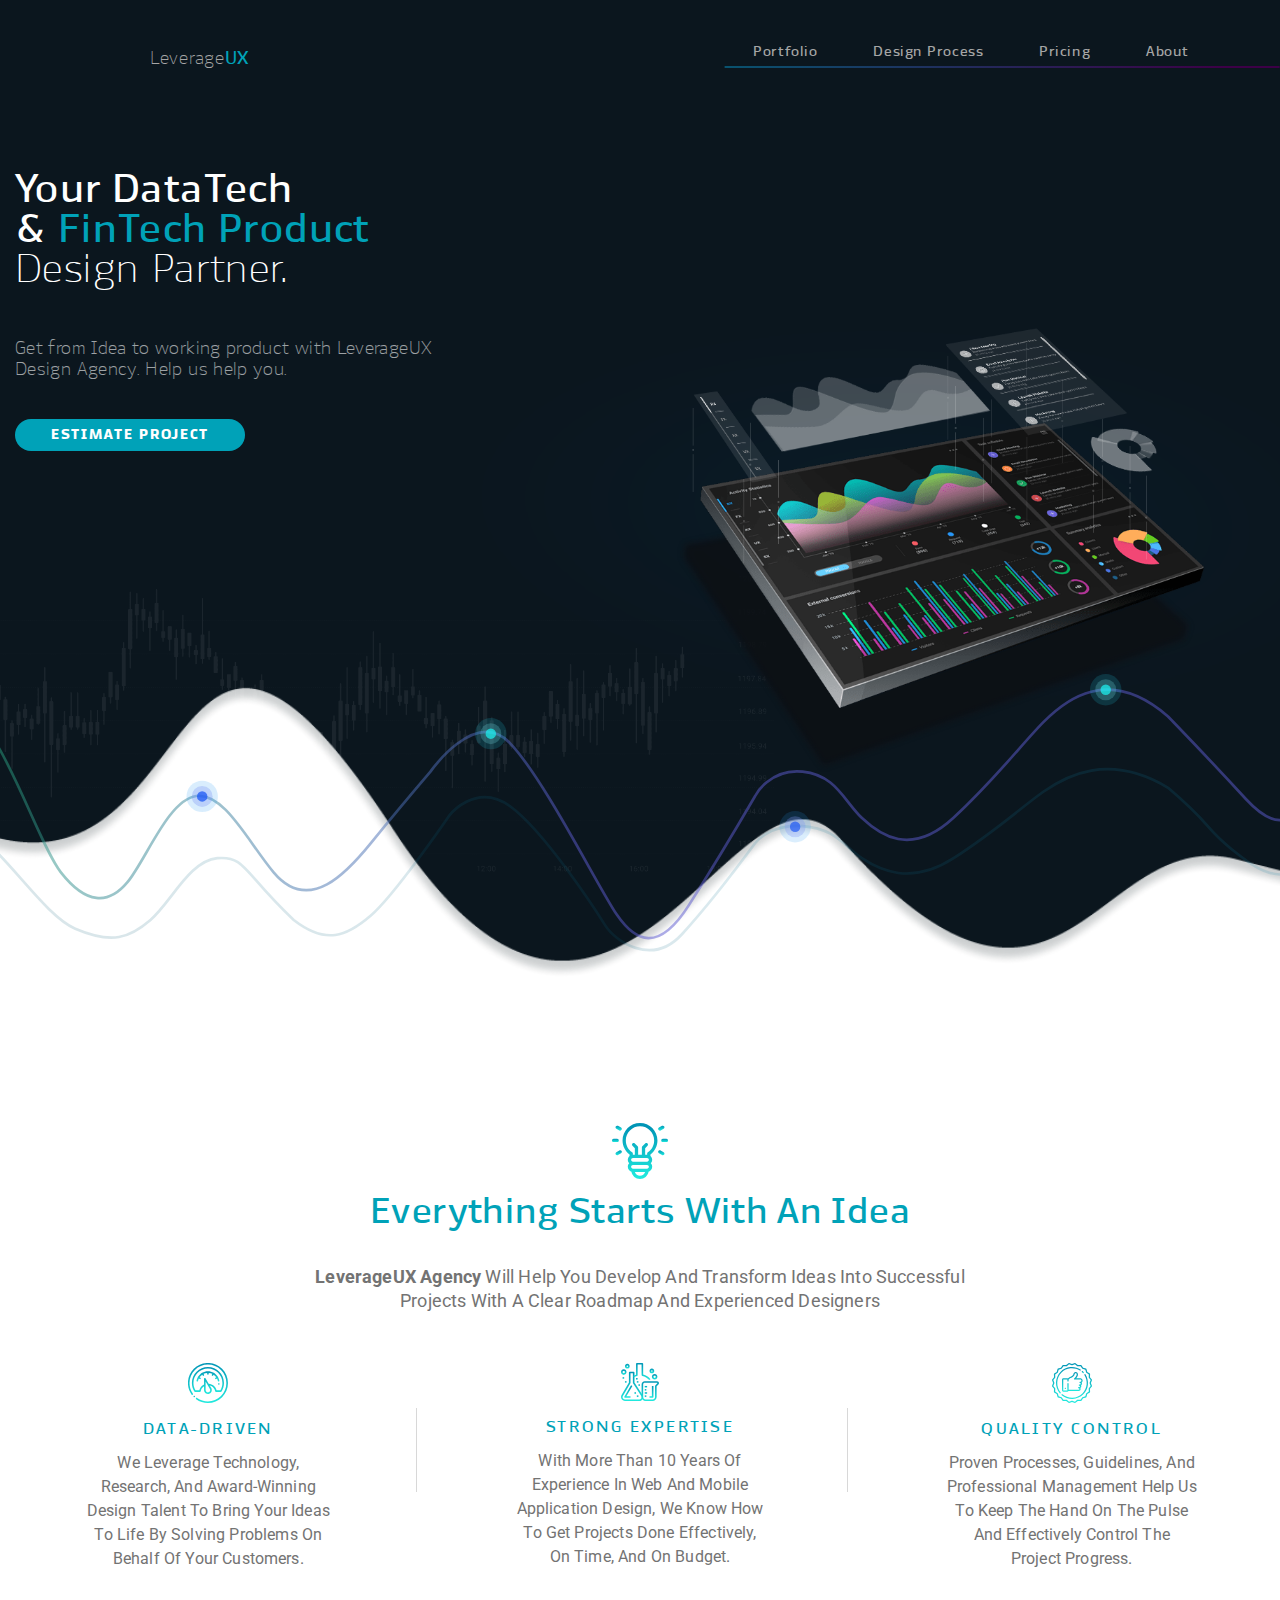
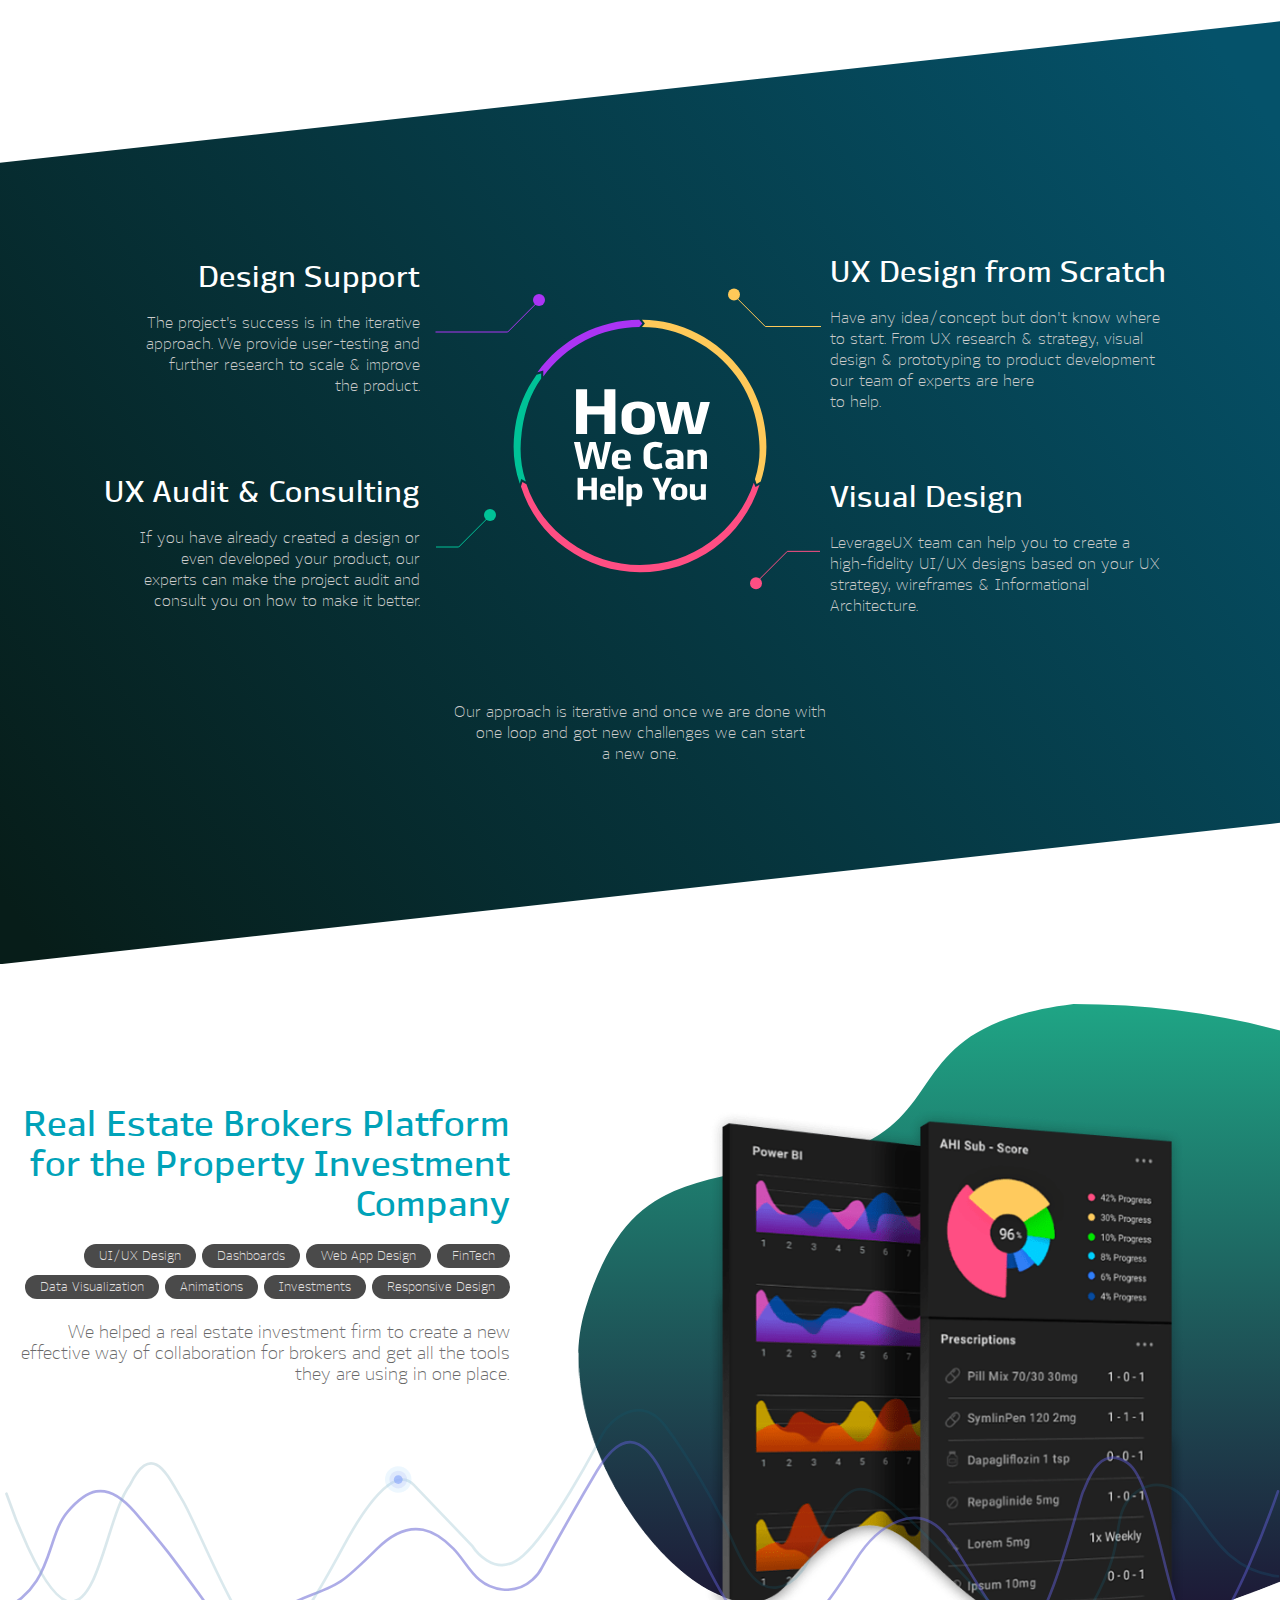
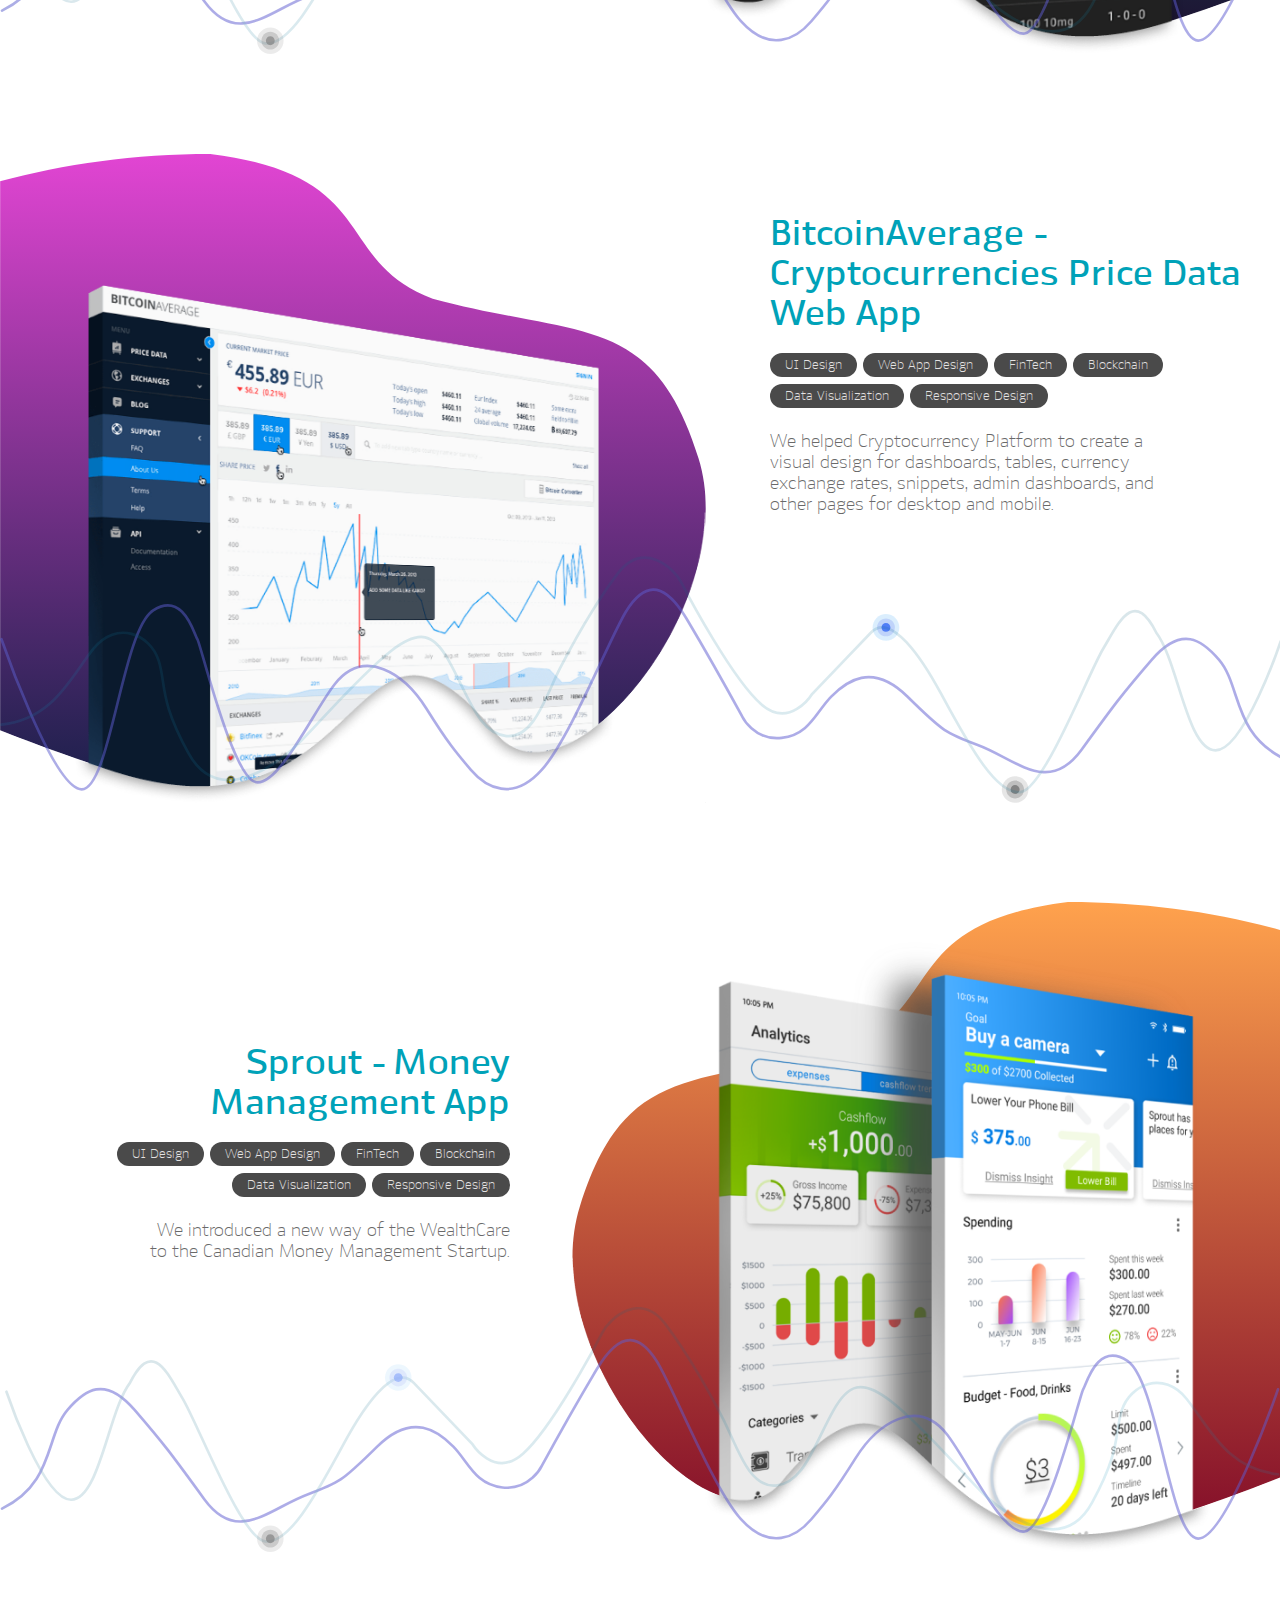
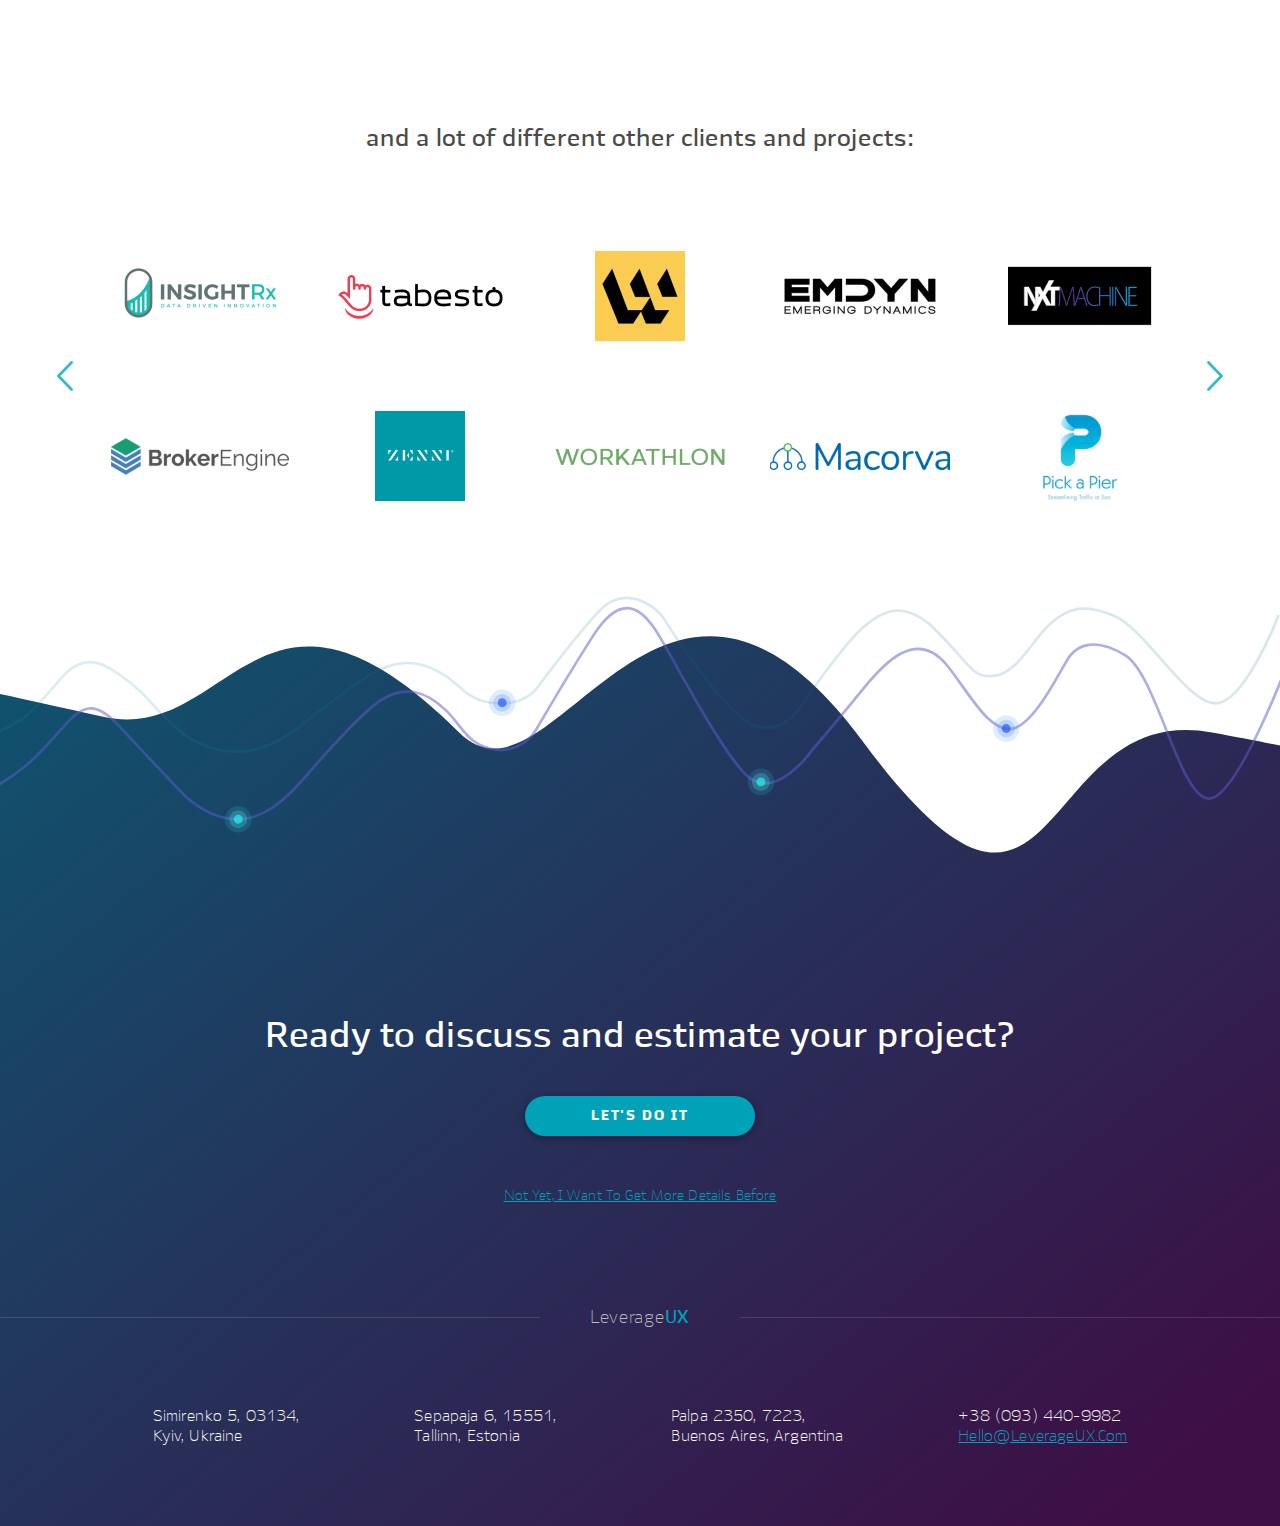
<file: index.html>
<!DOCTYPE html>
<html lang=ru>
	<head>
		<meta charset="UTF-8">
		<meta name="viewport" content="width=device-width, initial-scale=1">
		<meta name="theme-color" content="#0B161E">
		<meta name="description" content="LeverageUX Overview">

		<link rel="icon" href="favicon.ico" type="img/favicon.ico" />
		
		<link rel="stylesheet" href="css/fonts.css">
		<link rel="stylesheet" href="css/normalize.css">
		<link rel="stylesheet" href="css/global.css">
		<link rel="stylesheet" href="css/home.css">
		<link rel="stylesheet" href="slick/slick.css">
		<link rel="stylesheet" href="slick/slick-theme.css"/>

		<script src="https://ajax.googleapis.com/ajax/libs/jquery/3.4.1/jquery.min.js"></script>

		<script src="js/main.js"></script>
		<script src="slick/slick.min.js"></script>
		<script src="js/home.js"></script>
		
		<link rel="stylesheet" href="https://fonts.googleapis.com/css?family=Roboto">
    
		<title>LeverageUX Overview</title>
	</head>
	<body class="index__page">
		<header class="header animated">
			<div class="header__container">
				<div class="header__block header__block_logo">
					<a class="header__logo animated" href="./">Leverage<span>UX</span></a>
					<a id="btn_ep" href="./estimate.html" class="btn header__btn_ep">Estimate Project</a>
					<div id="btn_om" class="header__btn_om">
						<span></span><span></span><span></span>
					</div>
				</div>
				<div class="header__block header__block_menu">
	    		<nav id="menu" class="header__menu">
	    			<div class="menu__btn_back">
	    				<svg class="btn__back" width="32" height="20" viewBox="0 0 32 20" xmlns="http://www.w3.org/2000/svg">
							<path d="M1.38527 8.61473H27.2708L21.0941 2.43768C20.553 1.89688 20.553 1.01961 21.0941 0.478895C21.6352 -0.0622196 22.5125 -0.0622196 23.0528 0.478895L31.5942 9.02041C32.1353 9.56121 32.1353 10.4386 31.5942 10.9792L23.0528 19.5211C22.7823 19.7917 22.4279 19.9269 22.0735 19.9269C21.7191 19.9269 21.3646 19.7917 21.0941 19.5211C20.553 18.9803 20.553 18.103 21.0941 17.5624L27.2708 11.385H1.38527C0.620314 11.385 0 10.7648 0 9.99984C0 9.23489 0.620234 8.61473 1.38527 8.61473Z"/>
						</svg>
	    			</div>
	  				<div class="header__menu_link">
	    				<img class="menu__link_img" src="./img/port.svg" alt="portfolio">
	    				<a href="./portfolio.html">Portfolio</a>
	    				<div class="link__line"></div>
	    			</div>
	    			<div class="header__menu_link">
	    				<img class="menu__link_img" src="./img/des.svg" alt="design">
	    				<a href="./design-process.html">Design Process</a>
	    				<div class="link__line"></div>
	    			</div>
	    			<div class="header__menu_link">
	    				<img class="menu__link_img" src="./img/pric.svg" alt="pricing">
	    				<a href="./pricing.html">Pricing</a>
	    				<div class="link__line"></div>
	    			</div>
	    			<div class="header__menu_link">
	    				<img class="menu__link_img" src="./img/about.svg" alt="about">
	    				<a href="./about.html">About</a>
	    				<div class="link__line"></div>
	    			</div>
	    			<div class="header__menu_line"></div>
	    		</nav>
	  		</div>
	  		<div class="menu__back"></div>
			</div>
		</header>
		<main class="content">	
			<section class="content__section section__main animated">	
				<div class="main__img main__chart"></div>
				<div class="lines__block main__lines"></div>
				<div class="main__img main__tablet"></div>
				<div class="main__img main__tablet_shadow"></div>
				<div class="main__img main__tablet_shadow_lines"></div>

				<div class="main__container">
					<h1 class="main__container_title"><b>Your DataTech<br>& <span>FinTech Product</span></b><br>Design Partner.</h1>
					<p class="main__container_description">Get from Idea to working product with <br class="break">LeverageUX Design Agency. <br class="break">Help us help you.</p>
					<a  href="./estimate.html" id="btn_mn" class="btn header__btn_ep">Estimate Project</a>
				</div>
			</section>

			<section class="content__section section__idea">
				<div class="section__idea_block idea__block_first">
					<img class="idea__block_img idea__img_lamp" src="./img/home/lamp.svg" alt="lamp">
					<h2 class="idea__block_title">Everything Starts<br class="break"> with an Idea</h2>
					<p class="idea__block_description"><b>LeverageUX Agency</b> will help you develop and transform ideas into successful projects with a clear roadmap and experienced designers</p>
				</div>
				<div class="section__idea_block idea__block_second">
					<img class="idea__block_img idea__img_speed" src="./img/home/speedometer.svg" alt="speedometer">
					<h3 class="idea__block_title">Data-Driven</h3>
					<p class="idea__block_description">We leverage technology, research, and award-winning design talent to bring your ideas to life by solving problems on behalf of your customers.</p>
				</div>
				<div class="section__idea_block idea__block_third">
					<img class="idea__block_img idea__img_lab" src="./img/home/laboratory.svg" alt="laboratory">
					<h3 class="idea__block_title">Strong Expertise</h3>
					<p class="idea__block_description">With more than 10 years of experience in web and mobile application design, we know how to get projects done effectively, on time, and on budget.</p>
				</div>
				<div class="section__idea_block idea__block_fourth">
					<img class="idea__block_img idea__img_recom" src="./img/home/recommended.svg" alt="recommended">
					<h3 class="idea__block_title">Quality Control</h3>
					<p class="idea__block_description">Proven processes, guidelines, and professional management help us to keep the hand on the pulse and effectively control the project progress.</p>
				</div>
			</section>

			<section class="content__section section__how">
				<div class="section__how_container how__container_first">
					<div class="section__how_block how__block_first">
						<h3 class="how__block_title how__title_purple">Design Support</h3>
						<p class="how__block_description">The project's success is in the iterative approach. We provide user-testing and further research to scale & improve <br>the product.</p>
					</div>
					<div class="section__how_block how__block_second">
						<h3 class="how__block_title how__title_green">UX Audit & Consulting</h3>
						<p class="how__block_description">If you have already created a design or even developed your product, our experts can make the project audit and consult you on how to make it better.</p>
					</div>
				</div>
				<div class="section__how_container how__container_second how__svg">
					<svg id="h__round" width="450px" height="450px" viewBox="48.559 7.5 450 450" xmlns="http://www.w3.org/2000/svg">
						<path id="r__yellow" d="M277,14c34.482,0,64.974,8.161,95.697,23.815s57.306,38.358,77.573,66.254
							c20.268,27.896,33.646,60.193,39.04,94.25s3.845,62.887-6.81,95.681l-7.127,4.093L472.5,290
							c10.047-30.921,9.573-57.617,4.487-89.729c-5.086-32.113-17.7-62.565-36.81-88.869c-19.111-26.303-44.175-47.71-73.144-62.47
							C338.064,34.171,309.513,26.5,277,26.5l5-6L277,14z"/>
						<path id="r__pink" d="M480.5,299.5c-14.287,43.875-41.333,82.753-78.681,109.851
							C364.472,436.45,319.505,451.029,273.362,451s-91.092-14.666-128.405-41.811C107.644,382.043,81.731,346.393,67.5,302.5L70,295
							l7,3.5c13.418,41.387,40.115,75.004,75.297,100.6c35.183,25.595,77.565,39.396,121.073,39.424
							c43.508,0.027,85.907-13.72,121.122-39.271S457.029,337.37,470.5,296l3,7.5L480.5,299.5z"/>
						<path id="r__green" d="M65.5,298c-10.987-32.684-13.194-63.381-8.145-97.491
							C62.403,166.399,74.516,137.1,94.5,109l8-2v8.5c-18.843,26.496-28.043,54.673-32.803,86.836C64.936,234.498,65.64,263.182,76,294
							l-8-4.5L65.5,298z"/>
						<path id="r__purple" d="M96.032,104.98c20.112-27.994,46.563-50.83,77.191-66.642s64.563-24.151,99.032-24.335
							L277.5,20.5l-5.179,5.975c-32.5,0.173-64.498,8.036-93.377,22.945s-53.82,36.442-72.783,62.837V102L96.032,104.98z"/>
					</svg>
					<svg id="h__text" width="250px" height="250px" viewBox="148.559 107.5 250 250" xmlns="http://www.w3.org/2000/svg">
						<path d="M190.58,287.2v14.256H176V287.2h-9.288V325H176v-16.416h14.58V325h9.288v-37.8H190.58z"/>
						<path d="M230.491,318.358c-2.646,0.756-7.452,1.404-10.26,1.404c-3.456,0-6.156-0.378-6.156-4.59v-1.674h17.982
							v-5.292c0-8.37-6.372-10.746-13.23-10.746c-9.18,0-13.446,4.212-13.446,12.69v4.428c0,8.802,6.858,10.962,13.878,10.962
							c4.59,0,8.694-0.648,12.096-1.458L230.491,318.358z M214.075,308.152c0-4.158,1.458-5.346,4.752-5.346s5.184,1.026,5.184,4.968
							v1.296h-9.936V308.152z"/>
						<path d="M245.101,325v-40.5h-8.64V325H245.101z"/>
						<path d="M259.34,335.8v-12.636c1.944,0.81,4.104,2.052,8.154,2.052c6.804,0,10.476-3.564,10.476-13.716
							c0-10.314-3.834-14.256-10.476-14.256c-4.05,0-6.804,1.728-8.154,2.592V298h-8.64v37.8H259.34z M263.12,303.562
							c3.348,0,6.156,1.566,6.156,7.938c0,6.264-2.646,7.884-5.454,7.884c-1.944,0-3.402-0.594-4.482-1.026v-13.716
							C260.204,304.21,261.446,303.562,263.12,303.562z"/>
						<path d="M307.316,312.688V325h9.288v-12.366L329.24,287.2h-10.206l-7.182,17.55l-6.966-17.55H294.68
							L307.316,312.688z"/>
						<path d="M327.084,314.038c0,7.452,4.86,11.556,13.878,11.556s14.202-4.104,14.202-11.556v-5.022
							c0-7.452-5.184-11.502-14.202-11.502s-13.878,4.05-13.878,11.502V314.038z M335.454,308.368c0-3.294,1.836-5.184,5.508-5.184
							c4.104,0,5.508,2.43,5.508,5.94v4.806c0,3.51-1.404,5.94-5.508,5.94c-4.05,0-5.508-2.376-5.508-5.94V308.368z"/>
						<path d="M359.596,298v19.44c0,4.698,2.322,8.1,7.668,8.1c4.482,0,8.694-1.512,11.124-2.646V325h8.64v-27h-8.64
							v19.44c-1.188,0.918-3.456,1.944-5.886,1.944c-2.592,0-4.266-1.188-4.266-4.752V298H359.596z"/>
						<path d="M212.758,135v29.04h-29.7V135h-18.92v77h18.92v-33.44h29.7V212h18.92v-77H212.758z"/>
						<path d="M242.248,189.67c0,15.18,9.9,23.54,28.27,23.54c18.37,0,28.93-8.36,28.93-23.54v-10.23
							c0-15.18-10.56-23.43-28.93-23.43s-28.27,8.25-28.27,23.43V189.67z M259.298,178.12c0-6.71,3.74-10.56,11.22-10.56
							c8.36,0,11.22,4.95,11.22,12.1v9.79c0,7.15-2.86,12.1-11.22,12.1c-8.25,0-11.22-4.84-11.22-12.1V178.12z"/>
						<path d="M317.108,212h21.34l9.46-42.46l9.35,42.46h21.34l15.29-55h-16.17l-10.01,43.78h-0.44L357.148,157h-18.26
							l-10.12,43.67h-0.44l-9.9-43.67h-16.5L317.108,212z"/>
						<path d="M171.339,272h12.804l8.316-35.112L200.841,272h11.418l12.21-46.2h-10.362l-6.93,36.234l-9.372-36.234
							h-10.56l-9.306,36.366l-6.996-36.366h-10.494L171.339,272z"/>
						<path d="M256.213,263.882c-3.234,0.924-9.108,1.716-12.54,1.716c-4.224,0-7.524-0.462-7.524-5.61v-2.046h21.978
							v-6.468c0-10.23-7.788-13.134-16.17-13.134c-11.22,0-16.434,5.148-16.434,15.51v5.412c0,10.758,8.382,13.398,16.962,13.398
							c5.61,0,10.626-0.792,14.784-1.782L256.213,263.882z M236.149,251.408c0-5.082,1.782-6.534,5.808-6.534s6.336,1.254,6.336,6.072
							v1.584h-12.144V251.408z"/>
						<path d="M310.943,261.836c-1.914,0.66-7.722,1.914-10.692,1.914c-6.468,0-8.845-4.818-8.845-10.23v-9.24
							c0-5.808,2.839-10.23,8.845-10.23c2.97,0,8.382,1.254,10.296,1.914l1.98-8.58c-1.914-0.594-7.788-2.244-12.276-2.244
							c-11.748,0-20.263,5.742-20.263,19.008v9.504c0,13.332,8.449,19.008,20.263,19.008c4.488,0,10.362-1.65,12.276-2.244
							L310.943,261.836z"/>
						<path d="M320.205,247.184c2.772-0.594,8.382-1.65,12.078-1.65c4.422,0,5.742,1.386,5.742,4.818v2.904h-8.25
							c-7.92,0-12.342,2.508-12.342,9.24c0,7.062,3.63,10.164,10.56,10.164c4.356,0,7.986-1.452,9.966-2.904V272h10.56v-21.318
							c0-8.646-5.082-12.342-15.708-12.342c-5.742,0-11.418,1.452-13.794,2.046L320.205,247.184z M333.141,266.324
							c-3.564,0-5.082-1.122-5.082-4.026c0-1.914,1.518-3.564,4.686-3.564h5.214v6.27C336.903,265.466,334.725,266.324,333.141,266.324z"
							/>
						<path d="M388.884,272v-21.318c0-8.382-2.64-12.342-9.9-12.342c-4.686,0-10.164,1.782-13.068,3.234V239h-10.56v33
							h10.56v-23.76c1.386-1.056,4.092-2.376,6.732-2.376c4.026,0,5.676,1.452,5.676,5.808V272H388.884z"/>
					</svg>
				</div>
				<div class="section__how_container how__container_third">
					<div class="section__how_block how__block_third">
						<h3 class="how__block_title how__title_yellow">UX Design from Scratch</h3>
						<p class="how__block_description">Have any idea/concept but don't know where to start. From UX research & strategy, visual design & prototyping to product development our team of experts are here <br>to help.</p>
					</div>
					<div class="section__how_block how__block_fourth">
						<h3 class="how__block_title how__title_pink">Visual Design</h3>
						<p class="how__block_description">LeverageUX team can help you to create a high-fidelity UI/UX designs based on your UX strategy, wireframes & Informational Architecture.</p>
					</div>
				</div>
				<div class="section__how_container how__container_fourth">
					<p class="how__block_description">Our approach is iterative and once we are done with one loop and got new challenges we can start <br>a new one.</p>
				</div>
			</section>

			<section class="content__section section__board section__board-right section__real">
				<div class="section__container section__container_img">
					<div class="img__block img__board"></div>
					<div class="img__block img__gradient"></div>
					<div class="img__block img__lower"></div>
				</div>
				<div class="section__container section__container_text">
					<h3 class="section__title">Real Estate Brokers Platform for the Property Investment Company</h3>
					<div class="section__block">
						<span class="pt_1">UI/UX Design</span>
						<span class="pt_2">Dashboards</span>
						<span class="pt_3">Web App Design</span>
						<span class="pt_4">FinTech</span>
						<span class="pt_5">Data Visualization</span>
						<span class="pt_6">Animations</span>
						<span class="pt_7">Investments</span>
						<span class="pt_8">Responsive Design</span>
					</div>
					<p class="section__description">We helped a real estate investment firm to create a new effective way of collaboration for brokers and get all the tools they are using in one place.</p>					
				</div>
				<div class="img__block img__lines"></div>
			</section>

			<section class="content__section section__board section__board-left section__crypt">
				<div class="section__container section__container_img">
					<div class="img__block img__board"></div>
					<div class="img__block img__gradient"></div>
					<div class="img__block img__lower"></div>
				</div>
				<div class="section__container section__container_text">
					<h3 class="section__title">BitcoinAverage - Cryptocurrencies Price Data Web App</h3>
					<div class="section__block">
						<span class="pt_1">UI Design</span>
						<span class="pt_2">Web App Design</span>
						<span class="pt_3">FinTech</span>
						<span class="pt_4">Blockchain</span>
						<span class="pt_5">Data Visualization</span>
						<span class="pt_6">Responsive Design</span>
					</div>
					<p class="section__description">We helped Cryptocurrency Platform to create a visual design for dashboards, tables, currency exchange rates, snippets, admin dashboards, and other pages for desktop and mobile.</p>
					<!-- <p class="section__description"><a href="https://bitcoinaverage.com/" target="_blank">bitcoinaverage.com ></a></p> -->
				</div>
				<div class="img__block img__lines"></div>
			</section>

			<section class="content__section section__board section__board-right section__money">
				<div class="section__container section__container_img">
					<div class="img__block img__board"></div>
					<div class="img__block img__gradient"></div>
					<div class="img__block img__lower"></div>
				</div>
				<div class="section__container section__container_text">
					<h3 class="section__title">Sprout - Money<br class="break"> Management App</h3>
					<div class="section__block">
						<span class="pt_1">UI Design</span>
						<span class="pt_2">Web App Design</span>
						<span class="pt_3">FinTech</span>
						<span class="pt_4">Blockchain</span>
						<span class="pt_5">Data Visualization</span>
						<span class="pt_6">Responsive Design</span>
					</div>
					<p class="section__description">We introduced a new way of the WealthCare to the Canadian Money Management Startup.</p>
				</div>
				<div class="img__block img__lines"></div>
			</section>

			<section class="content__section section__projects">
				<h3 class="section__title">and a lot of different other clients and projects:</h3>
				<div class="section__block slick slick__desktop">
					<div class="pr pr__1_2">
						<div>
							<p><img src="./img/home/pr_1.png" alt="pr_1"></p>
							<p><img src="./img/home/pr_2.png" alt="pr_2"></p>
						</div>
					</div>
					<div class="pr pr__3_4">
						<div>
							<p><img src="./img/home/pr_3.png" alt="pr_3"></p>
							<p><img src="./img/home/pr_4.png" alt="pr_4"></p>
						</div>
					</div>
					<div class="pr pr__5_6">
						<div>
							<p><img src="./img/home/pr_5.png" alt="pr_5"></p>
							<p><img src="./img/home/pr_6.png" alt="pr_6"></p>
						</div>
					</div>
					<div class="pr pr__7_8">
						<div>
							<p><img src="./img/home/pr_7.png" alt="pr_7"></p>
							<p><img src="./img/home/pr_8.png" alt="pr_8"></p>
						</div>
					</div>
					<div class="pr pr__9_10">
						<div>
							<p><img src="./img/home/pr_9.png" alt="pr_9"></p>
							<p><img src="./img/home/pr_10.png" alt="pr_10"></p>
						</div>
					</div>
					<div class="pr pr__11_12">
						<div>
							<p><img src="./img/home/pr_11.png" alt="pr_11"></p>
							<p><img src="./img/home/pr_12.png" alt="pr_12"></p>
						</div>
					</div>
					<div class="pr pr__13_14">
						<div>
							<p><img src="./img/home/pr_13.png" alt="pr_13"></p>
							<p><img src="./img/home/pr_14.png" alt="pr_14"></p>
						</div>
					</div>
					<div class="pr pr__15_16">
						<div>
							<p><img src="./img/home/pr_15.png" alt="pr_15"></p>
							<p><img src="./img/home/pr_16.png" alt="pr_16"></p>
						</div>
					</div>
					<div class="pr pr__17_18">
						<div>
							<p><img src="./img/home/pr_17.png" alt="pr_17"></p>
							<p><img src="./img/home/pr_18.png" alt="pr_18"></p>
						</div>
					</div>
					<div class="pr pr__19_20">
						<div>
							<p><img src="./img/home/pr_19.png" alt="pr_19"></p>
							<p><img src="./img/home/pr_20.png" alt="pr_20"></p>
						</div>
					</div>
					<div class="pr pr__21_22">
						<div>
							<p><img src="./img/home/pr_21.png" alt="pr_21"></p>
							<p><img src="./img/home/pr_22.png" alt="pr_22"></p>
						</div>
					</div>
					<div class="pr pr__23_24">
						<div>
							<p><img src="./img/home/pr_23.png" alt="pr_23"></p>
							<p><img src="./img/home/pr_24.png" alt="pr_24"></p>
						</div>
					</div>
				</div>
				<div class="section__block slick slick__mobile">
					<div class="pr pr__1_2_3_4">
						<div>
							<p><img src="./img/home/pr_1.png" alt="pr_1"></p>
							<p><img src="./img/home/pr_2.png" alt="pr_2"></p>
							<p><img src="./img/home/pr_3.png" alt="pr_3"></p>
							<p><img src="./img/home/pr_4.png" alt="pr_4"></p>
						</div>
					</div>
					<div class="pr pr__5_6_7_8">
						<div>
							<p><img src="./img/home/pr_5.png" alt="pr_5"></p>
							<p><img src="./img/home/pr_6.png" alt="pr_6"></p>
							<p><img src="./img/home/pr_7.png" alt="pr_7"></p>
							<p><img src="./img/home/pr_8.png" alt="pr_8"></p>
						</div>
					</div>
					<div class="pr pr__9_10_11_12">
						<div>
							<p><img src="./img/home/pr_9.png" alt="pr_9"></p>
							<p><img src="./img/home/pr_10.png" alt="pr_10"></p>
							<p><img src="./img/home/pr_11.png" alt="pr_11"></p>
							<p><img src="./img/home/pr_12.png" alt="pr_12"></p>
						</div>
					</div>
					<div class="pr pr__13_14_15_16">
						<div>
							<p><img src="./img/home/pr_13.png" alt="pr_13"></p>
							<p><img src="./img/home/pr_14.png" alt="pr_14"></p>
							<p><img src="./img/home/pr_15.png" alt="pr_15"></p>
							<p><img src="./img/home/pr_16.png" alt="pr_16"></p>
						</div>
					</div>
					<div class="pr pr__17_18_19_20">
						<div>
							<p><img src="./img/home/pr_17.png" alt="pr_17"></p>
							<p><img src="./img/home/pr_18.png" alt="pr_18"></p>
							<p><img src="./img/home/pr_19.png" alt="pr_19"></p>
							<p><img src="./img/home/pr_20.png" alt="pr_20"></p>
						</div>
					</div>
					<div class="pr pr__21_22_23_24">
						<div>
							<p><img src="./img/home/pr_21.png" alt="pr_21"></p>
							<p><img src="./img/home/pr_22.png" alt="pr_22"></p>
							<p><img src="./img/home/pr_23.png" alt="pr_23"></p>
							<p><img src="./img/home/pr_24.png" alt="pr_24"></p>
						</div>
					</div>
				</div>
			</section>
		</main>

		<footer class="footer">
			<div class="lines__block footer__lines"></div>
			<div class="footer__block footer__block_first">
				<h3 class="footer__title">Ready to discuss and estimate your project?</h3>
				<a href="./estimate.html" id="btn_fr" class="btn footer__btn">Let's do it</a>
				<p id="popOp" class="footer__link">Not yet, I want to get more details before</p>
			</div>
			<div class="footer__block footer__block_second">
				<div class="footer__block_logo">
					<div class="footer__line footer__line_left"></div>
					<a class="footer__logo" href="./">Leverage<span>UX</span></a>
					<div class="footer__line footer__line_right"></div>
				</div>
				<div class="footer__contacts">
					<div class="contacts__block">
						<p>Simirenko 5, 03134, <br>Kyiv, Ukraine</p>
					</div>
					<div class="contacts__block">
						<p>Sepapaja 6, 15551, <br>Tallinn, Estonia</p>
					</div>
					<div class="contacts__block">
						<p>Palpa 2350, 7223, <br>Buenos Aires, Argentina</p>
					</div>
					<div class="contacts__block">
						<a class="contacts__phone" href="tel:+380934409982">+38 (093) 440-9982</a>
						<a class="contacts__email" href="mailto:hello@leverageux.com">Hello@LeverageUX.Com</a>
					</div>
				</div>
			</div>
			<div id="regModal" class="modal">
				<div class="modal-content">
					<span class="close">
						<svg xml:space="preserve" enable-background="new 0 0 15 15" height="15px" id="cross" version="1.1" viewBox="0 0 15 15" width="15px" x="0px" xmlns="http://www.w3.org/2000/svg" y="0px">
							<path d="M5.792,7.499L0,0.707l0.708-0.706L7.497,5.79L7.5,5.793L14.293,0L15,0.707L9.207,7.5l0.001,0.001L15,14.293
							l-0.708,0.706L7.503,9.21L7.5,9.207L0.707,15L0,14.293L5.792,7.499L5.792,7.499z"/>
						</svg>
					</span>
					<div class="form">
						<div class="form__block">
							<input type="text" class="validation validation__footer-form" id="nameFooter" name="user_name" placeholder="Name" autofocus>
							<input type="email" class="validation validation__footer-form validation__footer-email" id="emailFooter" name="email" placeholder="Email">
							<textarea class="validation validation__textarea validation__footer-form" id="descrFooter" name="description" placeholder="Give us a short description of the info you want us to provide. Thanks!"></textarea>
							<div class="validation__text validation__text-footer">
								<img src="./img/estimate/invalid.svg" alt="invalid">
								<span class="valid__text valid__text-all_forms">please fill these fields</span>
							</div>
							<button class="btn btn_send" id="formBtnFooter">Let's do it</button>
						</div>
						<div class="send__message">Thanks, your letter sent.</div>
						<div class="notsend__message">Sorry, your letter not sent.</div>
					</div>
				</div>
				<div class="modal__back"></div>
			</div>
		</footer>
		<a href="#" class="scrollup"></span></a>
	</body>
	
</html>
</file>
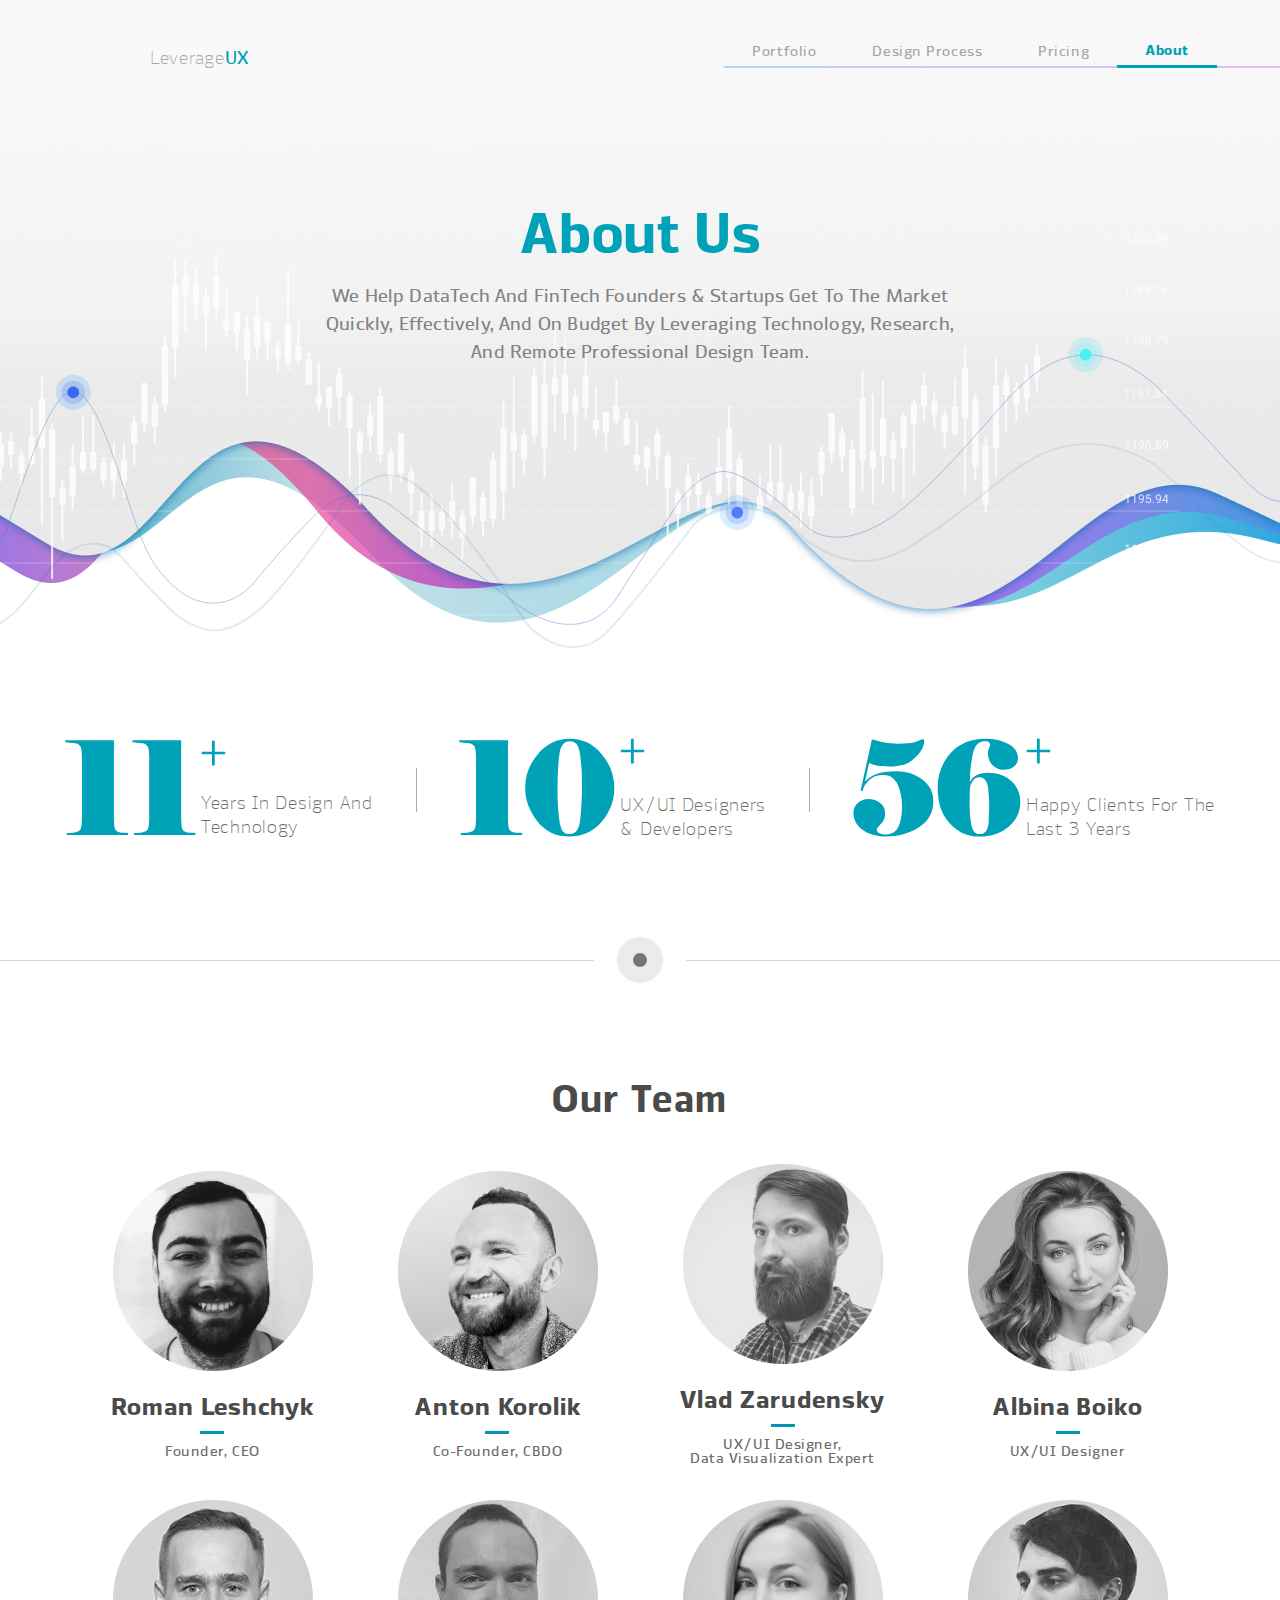
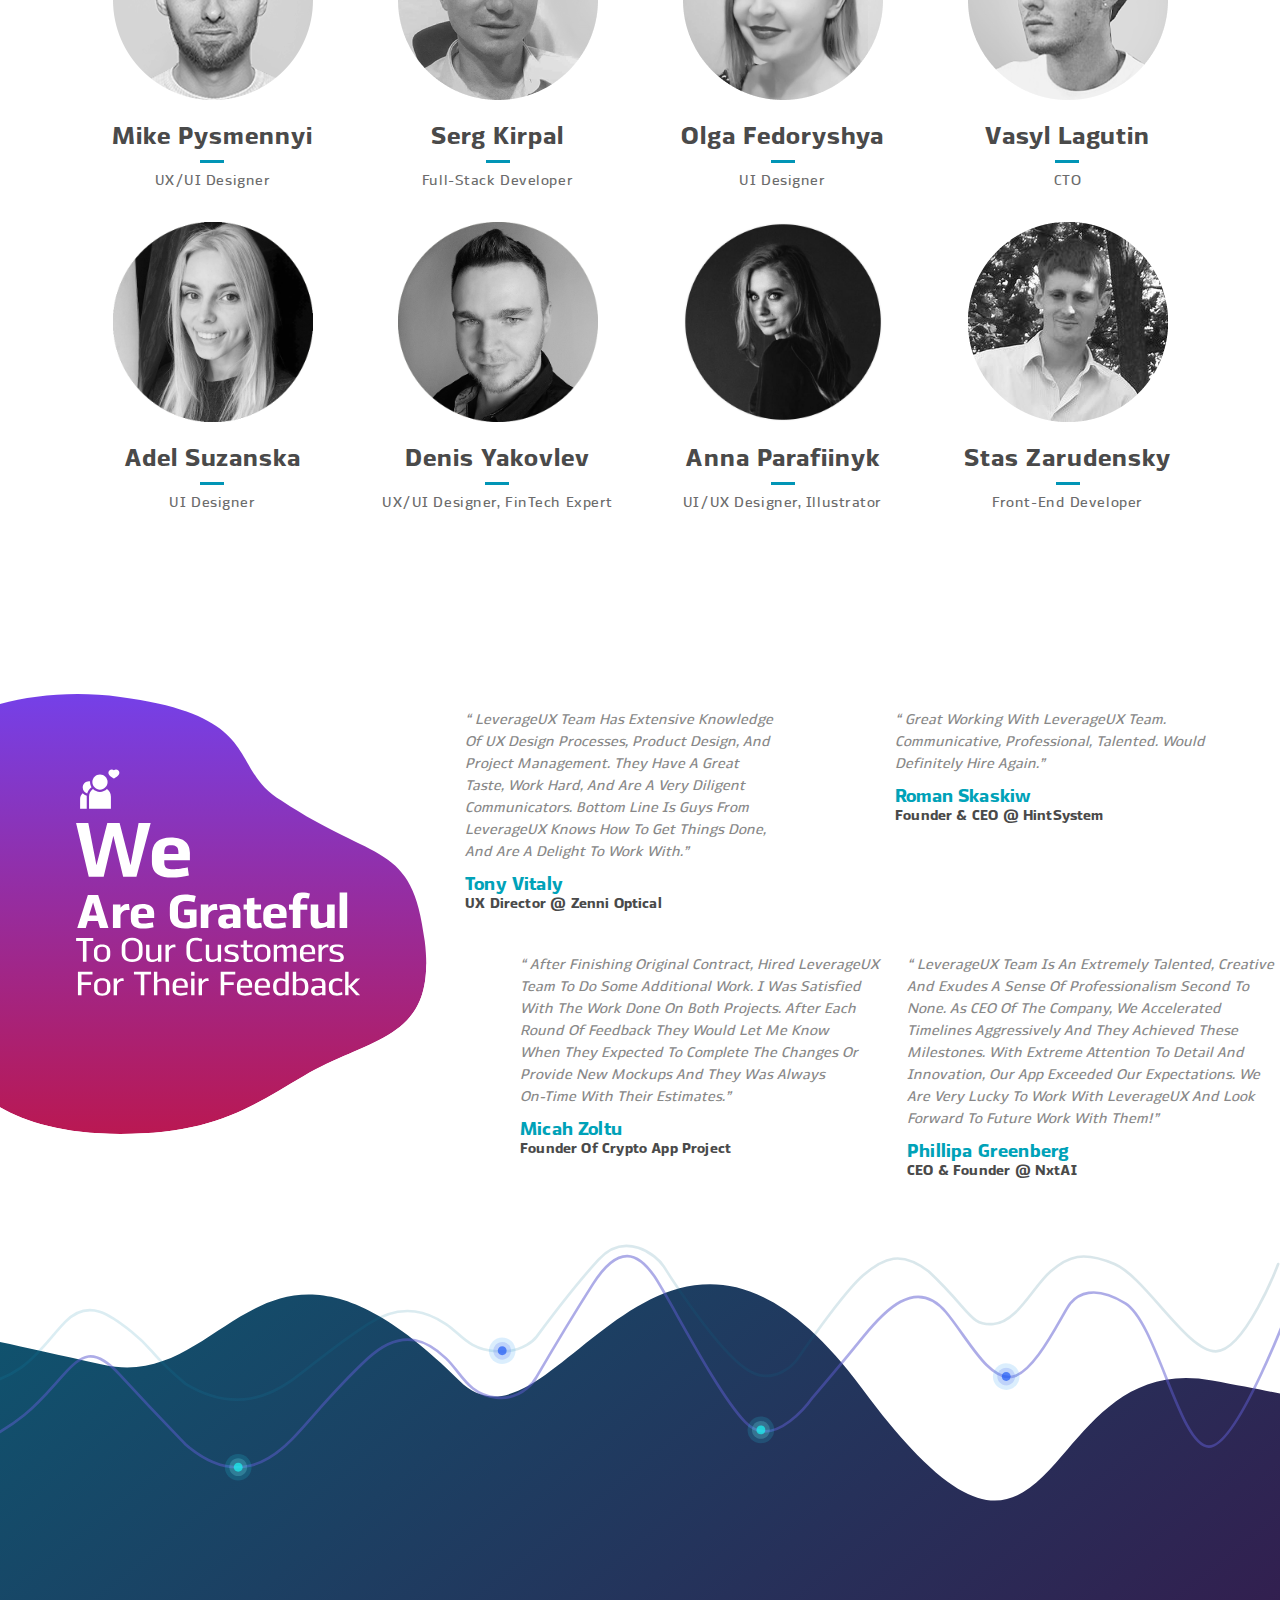
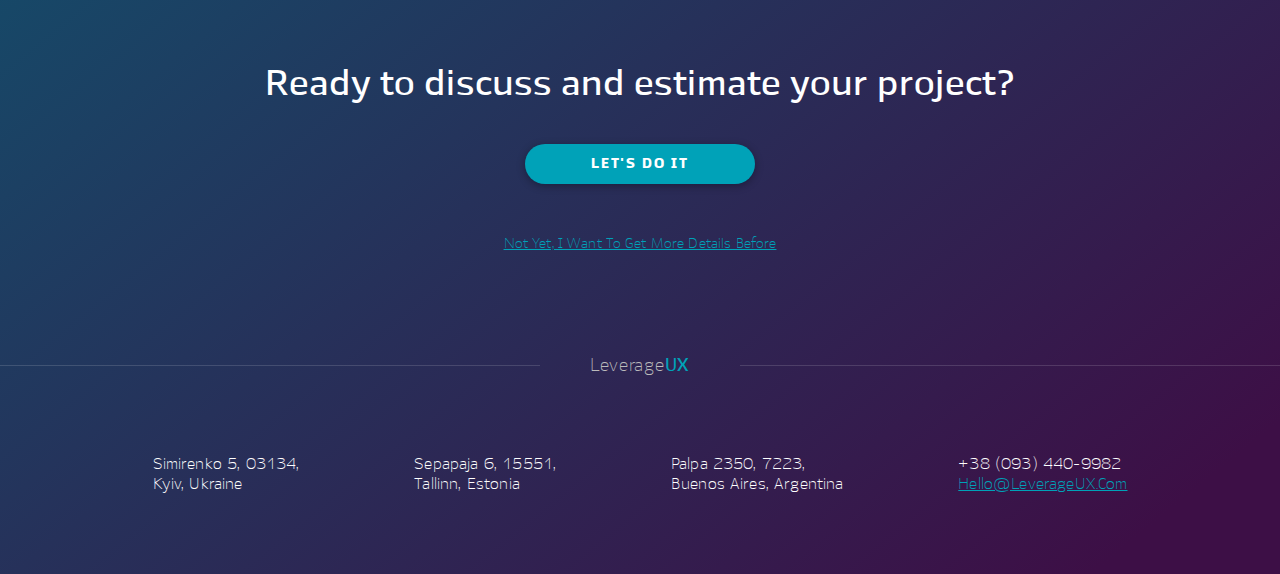
<file: about.html>
<!DOCTYPE html>
<html lang=ru>
	<head>
		<meta charset="UTF-8">
		<meta name="viewport" content="width=device-width, initial-scale=1">
		<meta name="theme-color" content="#f9f9f9">
		<meta name="description" content="About">

		<link rel="icon" href="favicon.ico" type="img/favicon.ico" />
		<link rel="stylesheet" href="https://fonts.googleapis.com/css?family=Roboto">
		<link rel="stylesheet" href="css/fonts.css">
		<link rel="stylesheet" href="css/normalize.css">
		<link rel="stylesheet" href="css/global.css">
		<link rel="stylesheet" href="css/about.css">

		<script src="https://ajax.googleapis.com/ajax/libs/jquery/3.4.1/jquery.min.js"></script>
		<script src="js/main.js"></script>

		<title>About</title>
	</head>
	<body class="about__page">
		<header class="header animated">
			<div class="header__container">
				<div class="header__block header__block_logo">
					<a class="header__logo animated" href="./">Leverage<span>UX</span></a>
					<a id="btn_ep" href="./estimate.html" class="btn header__btn_ep">Estimate Project</a>
					<div id="btn_om" class="header__btn_om">
						<span></span><span></span><span></span>
					</div>
				</div>
				<div class="header__block header__block_menu">
	    		<nav id="menu" class="header__menu">
	    			<div class="menu__btn_back">
	    				<svg class="btn__back" width="32" height="20" viewBox="0 0 32 20" xmlns="http://www.w3.org/2000/svg">
							<path d="M1.38527 8.61473H27.2708L21.0941 2.43768C20.553 1.89688 20.553 1.01961 21.0941 0.478895C21.6352 -0.0622196 22.5125 -0.0622196 23.0528 0.478895L31.5942 9.02041C32.1353 9.56121 32.1353 10.4386 31.5942 10.9792L23.0528 19.5211C22.7823 19.7917 22.4279 19.9269 22.0735 19.9269C21.7191 19.9269 21.3646 19.7917 21.0941 19.5211C20.553 18.9803 20.553 18.103 21.0941 17.5624L27.2708 11.385H1.38527C0.620314 11.385 0 10.7648 0 9.99984C0 9.23489 0.620234 8.61473 1.38527 8.61473Z"/>
						</svg>
	    			</div>
	  				<div class="header__menu_link">
	    				<img class="menu__link_img" src="./img/port.svg" alt="portfolio">
	    				<a href="./portfolio.html">Portfolio</a>
	    				<div class="link__line"></div>
	    			</div>
	    			<div class="header__menu_link">
	    				<img class="menu__link_img" src="./img/des.svg" alt="design">
	    				<a href="./design-process.html">Design Process</a>
	    				<div class="link__line"></div>
	    			</div>
	    			<div class="header__menu_link">
	    				<img class="menu__link_img" src="./img/pric.svg" alt="pricing">
	    				<a href="./pricing.html">Pricing</a>
	    				<div class="link__line"></div>
	    			</div>
	    			<div class="header__menu_link active">
	    				<img class="menu__link_img" src="./img/about.svg" alt="about">
	    				<a href="./about.html">About</a>
	    				<div class="link__line active"></div>
	    			</div>
	    			<div class="header__menu_line"></div>
	    		</nav>
	  		</div>
	  		<div class="menu__back"></div>
  		</div>
		</header>
		
		<main class="content">
			<section class="content__section section__hero">
				<h1 class="hero__title">About Us</h1>
				<p class="hero__descr">We help DataTech and FinTech founders & startups get to the market<br> quickly, effectively, and on budget by leveraging technology, research,<br> and remote professional design team.</p>
				<div class="hero__lines"></div>
			</section>

			<section class="content__section section__about" >
				<div class="section__about_container">
					<div class="about__container_block">
						<div class="about__container_number">
							<img class="number_11" src="./img/about/11.svg" alt="11">
						</div>
						<p class="about__container_descr">Years in Design and<br>Technology</p>
					</div>
					<div class="about__container_line"></div>
					<div class="about__container_block">
						<div class="about__container_number">
							<img class="number_10" src="./img/about/10.svg" alt="10">
						</div>
						<p class="about__container_descr">UX/UI Designers<br>& Developers</p>
					</div>
					<div class="about__container_line"></div>
					<div class="about__container_block">
						<div class="about__container_number">
							<img class="number_56" src="./img/about/56.svg" alt="56">
						</div>
						<p class="about__container_descr">Happy Clients for the<br>last 3 years</p>
					</div>
				</div>
				<div class="about__container about__container_fourth">
					<div class="about__line about__line_left"></div>
					<div class="about__ellipse"></div>
					<div class="about__line about__line_right"></div>
				</div>
			</section>

			<section class="content__section section__team" >
				<h2 class="title__container">Our team</h2>
				<div class="team__container">
					<div class="persone__block persone_1">
						<img class="persone_photo" src="./img/about/photo_1.png" alt="photo_1">
						<p class="persone__name">Roman Leshchyk</p>
						<span class="persone__position">Founder, CEO</span>
					</div>
					<div class="persone__block persone_2">
						<img class="persone_photo" src="./img/about/photo_2.png" alt="photo_2">
						<p class="persone__name">Anton Korolik</p>
						<span class="persone__position">Co-Founder, CBDO</span>
					</div>
					<div class="persone__block persone_3">
						<img class="persone_photo" src="./img/about/photo_3.png" alt="photo_3">
						<p class="persone__name">Vlad Zarudensky</p>
						<span class="persone__position">UX/UI Designer,<br>Data Visualization Expert</span>
					</div>
					<div class="persone__block persone_4">
						<img class="persone_photo" src="./img/about/photo_4.png" alt="photo_4">
						<p class="persone__name">Albina Boiko</p>
						<span class="persone__position">UX/UI Designer</span>
					</div>
					<div class="persone__block persone_5">
						<img class="persone_photo" src="./img/about/photo_5.png" alt="photo_5">
						<p class="persone__name">Mike Pysmennyi</p>
						<span class="persone__position">UX/UI Designer</span>
					</div>
					<div class="persone__block persone_6">
						<img class="persone_photo" src="./img/about/photo_6.png" alt="photo_6">
						<p class="persone__name">Serg Kirpal</p>
						<span class="persone__position">Full-Stack Developer</span>
					</div>
					<div class="persone__block persone_7">
						<img class="persone_photo" src="./img/about/photo_7.png" alt="photo_7">
						<p class="persone__name">Olga Fedoryshya</p>
						<span class="persone__position">UI Designer</span>
					</div>
					<div class="persone__block persone_8">
						<img class="persone_photo" src="./img/about/photo_8.png" alt="photo_8">
						<p class="persone__name">Vasyl Lagutin</p>
						<span class="persone__position">CTO</span>
					</div>
					<div class="persone__block persone_9">
						<img class="persone_photo" src="./img/about/photo_9.png" alt="photo_9">
						<p class="persone__name">Adel Suzanska</p>
						<span class="persone__position">UI Designer</span>
					</div>
					<div class="persone__block persone_10">
						<img class="persone_photo" src="./img/about/photo_10.png" alt="photo_10">
						<p class="persone__name">Denis Yakovlev</p>
						<span class="persone__position">UX/UI Designer, FinTech Expert</span>
					</div>
					<div class="persone__block persone_11">
						<img class="persone_photo" src="./img/about/photo_11.png" alt="photo_11">
						<p class="persone__name">Anna Parafiinyk</p>
						<span class="persone__position">UI/UX Designer, Illustrator</span>
					</div>
					<div class="persone__block persone_12">
						<img class="persone_photo" src="./img/about/photo_12.png" alt="photo_12">
						<p class="persone__name">Stas Zarudensky</p>
						<span class="persone__position">Front-End Developer</span>
					</div>
				</div>
				</div>
			</section>

			<section class="content__section section__reviews">
				<div class="reviews__container_img">
					<div class="img__block reviews__text"></div>
					<div class="img__block reviews__gradient"></div>
					<div class="img__block reviews__lower"></div>
				</div>
				<div class="reviews__container_text">
					<div class="review__block review_1">
						<p class="review__block_descr">“ LeverageUX Team has extensive knowledge<br>of UX Design processes, Product design, and<br>Project management. They have a great<br>Taste, work hard, and are a very diligent<br>communicators. Bottom line is guys from<br>LeverageUX knows how to get things done,<br>and Are a delight to work with.”</p>
						<div class="review__block_name">Tony Vitaly<br><span>UX Director @ Zenni Optical</span></div>
					</div>
					<div class="review__block review_2">
						<p class="review__block_descr">“ Great working with LeverageUX team.<br>Communicative, professional, talented. Would<br>definitely hire again.”</p>
						<div class="review__block_name">Roman Skaskiw<br><span>Founder & CEO @ HintSystem</span></div>
					</div>
					<div class="review__block review_3">
						<p class="review__block_descr">“ After finishing original contract, hired LeverageUX<br>Team to do some additional work. I was satisfied<br>with the work done on both projects. After each<br>round of feedback They would let me know<br>when they expected to complete the changes or<br>provide new mockups and They was always<br>on-time with Their estimates.”</p>
						<div class="review__block_name">Micah Zoltu<br><span>Founder of Crypto App Project</span></div>
					</div>
					<div class="review__block review_4">
						<p class="review__block_descr">“ LeverageUX team is an extremely talented, creative<br>and exudes a sense of professionalism second to<br>none. As CEO of the company, we accelerated<br>timelines aggressively and they achieved these<br>milestones. With extreme attention to detail and<br>innovation, our app exceeded our expectations. We<br>are very lucky to work with LeverageUX and look<br>forward to future work with Them!”</p>
						<div class="review__block_name">Phillipa Greenberg<br><span>CEO & Founder @ NxtAI</span></div>
					</div>
				</div>
			</section>
		</main>

		<footer class="footer">
			<div class="lines__block footer__lines"></div>
			<div class="footer__block footer__block_first">
				<h3 class="footer__title">Ready to discuss and estimate your project?</h3>
				<a href="./estimate.html" id="btn_fr" class="btn footer__btn">Let's do it</a>
				<p id="popOp" class="footer__link">Not yet, I want to get more details before</p>
			</div>
			<div class="footer__block footer__block_second">
				<div class="footer__block_logo">
					<div class="footer__line footer__line_left"></div>
					<a class="footer__logo" href="./">Leverage<span>UX</span></a>
					<div class="footer__line footer__line_right"></div>
				</div>
				<div class="footer__contacts">
					<div class="contacts__block">
						<p>Simirenko 5, 03134, <br>Kyiv, Ukraine</p>
					</div>
					<div class="contacts__block">
						<p>Sepapaja 6, 15551, <br>Tallinn, Estonia</p>
					</div>
					<div class="contacts__block">
						<p>Palpa 2350, 7223, <br>Buenos Aires, Argentina</p>
					</div>
					<div class="contacts__block">
						<a class="contacts__phone" href="tel:+380934409982">+38 (093) 440-9982</a>
						<a class="contacts__email" href="mailto:hello@leverageux.com">Hello@LeverageUX.Com</a>
					</div>
				</div>
			</div>
			<div id="regModal" class="modal">
				<div class="modal-content">
					<span class="close">
						<svg xml:space="preserve" enable-background="new 0 0 15 15" height="15px" id="cross" version="1.1" viewBox="0 0 15 15" width="15px" x="0px" xmlns="http://www.w3.org/2000/svg" y="0px">
							<path d="M5.792,7.499L0,0.707l0.708-0.706L7.497,5.79L7.5,5.793L14.293,0L15,0.707L9.207,7.5l0.001,0.001L15,14.293
							l-0.708,0.706L7.503,9.21L7.5,9.207L0.707,15L0,14.293L5.792,7.499L5.792,7.499z"/>
						</svg>
					</span>
					<div class="form">
						<div class="form__block">
							<input type="text" class="validation validation__footer-form" id="nameFooter" name="user_name" placeholder="Name" autofocus>
							<input type="email" class="validation validation__footer-form validation__footer-email" id="emailFooter" name="email" placeholder="Email">
							<textarea class="validation validation__textarea validation__footer-form" id="descrFooter" name="description" placeholder="Give us a short description of the info you want us to provide. Thanks!"></textarea>
							<div class="validation__text validation__text-footer">
								<img src="./img/estimate/invalid.svg" alt="invalid">
								<span class="valid__text valid__text-all_forms">please fill these fields</span>
							</div>
							<button class="btn btn_send" id="formBtnFooter">Let's do it</button>
						</div>
						<div class="send__message">Thanks, your letter sent.</div>
						<div class="notsend__message">Sorry, your letter not sent.</div>
					</div>
				</div>
				<div class="modal__back"></div>
			</div>
		</footer>
		<a href="#" class="scrollup"></span></a>
	</body>
	
</html>
</file>
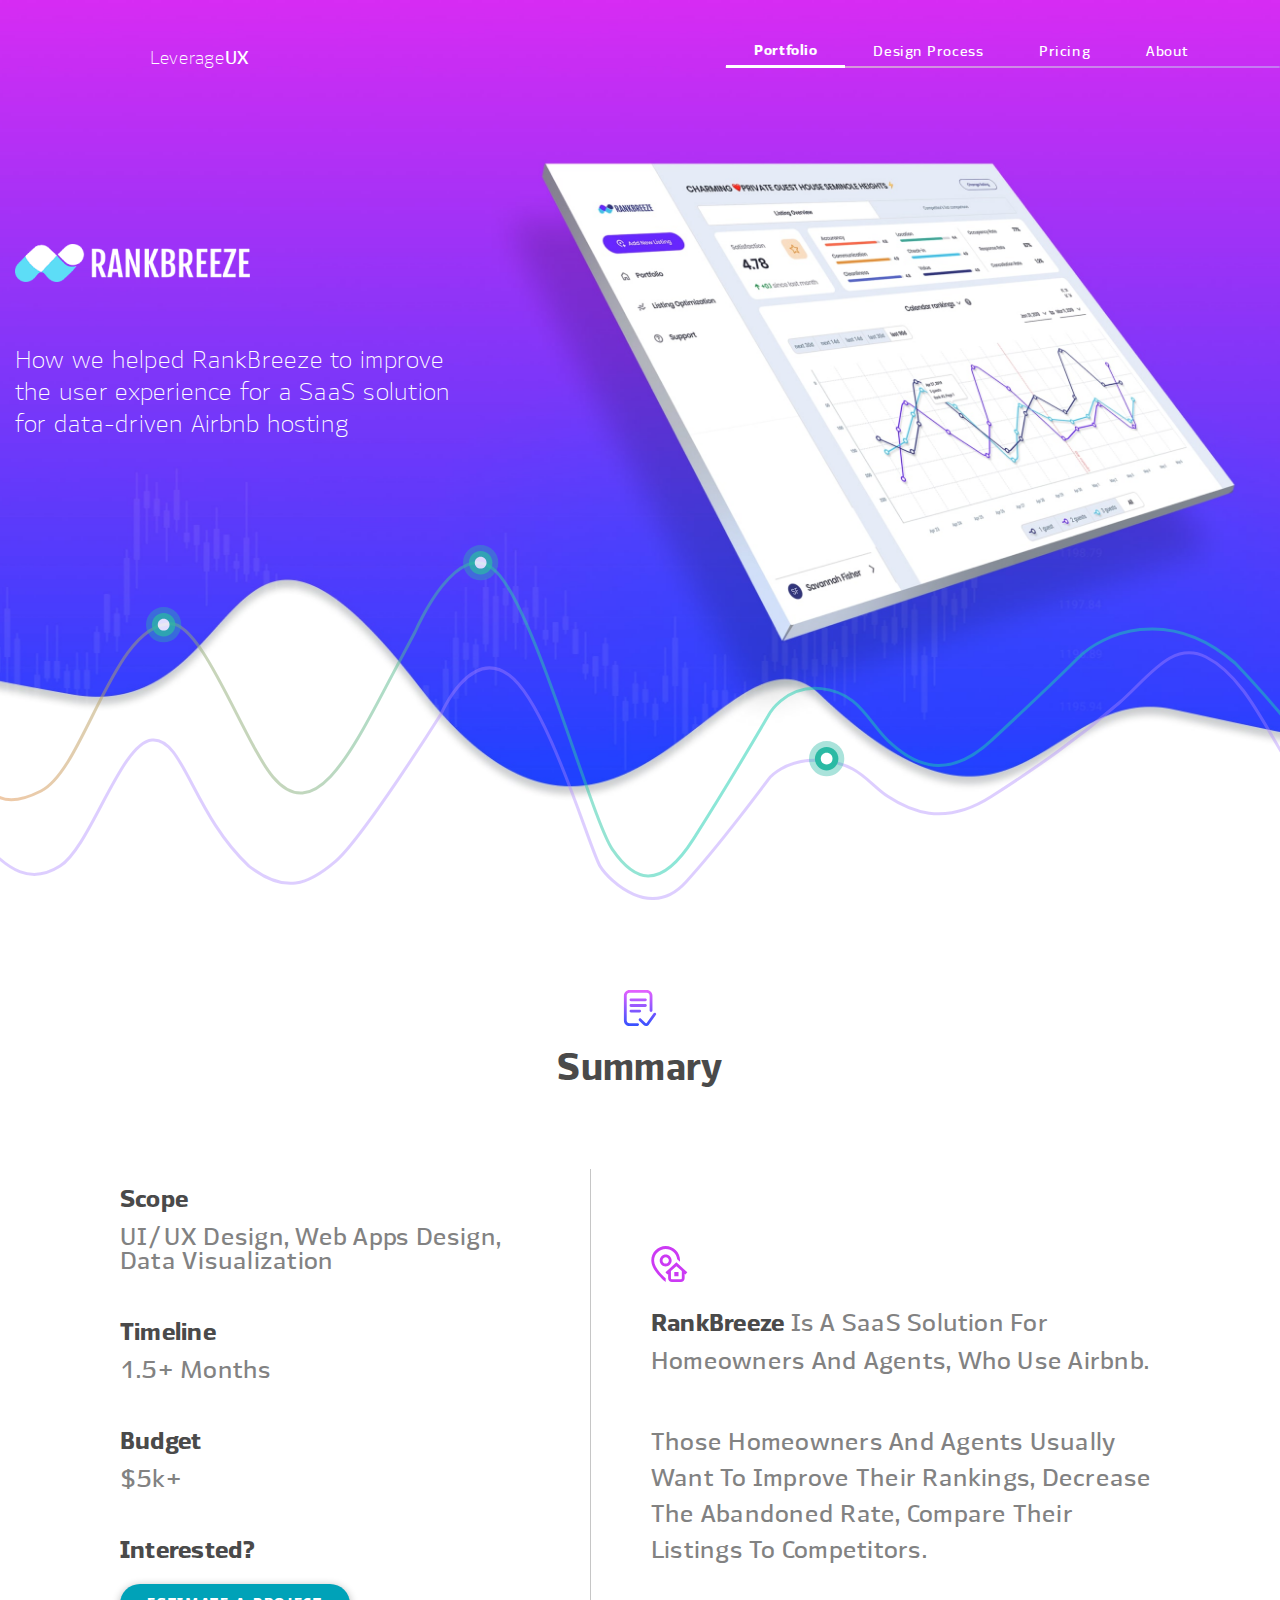
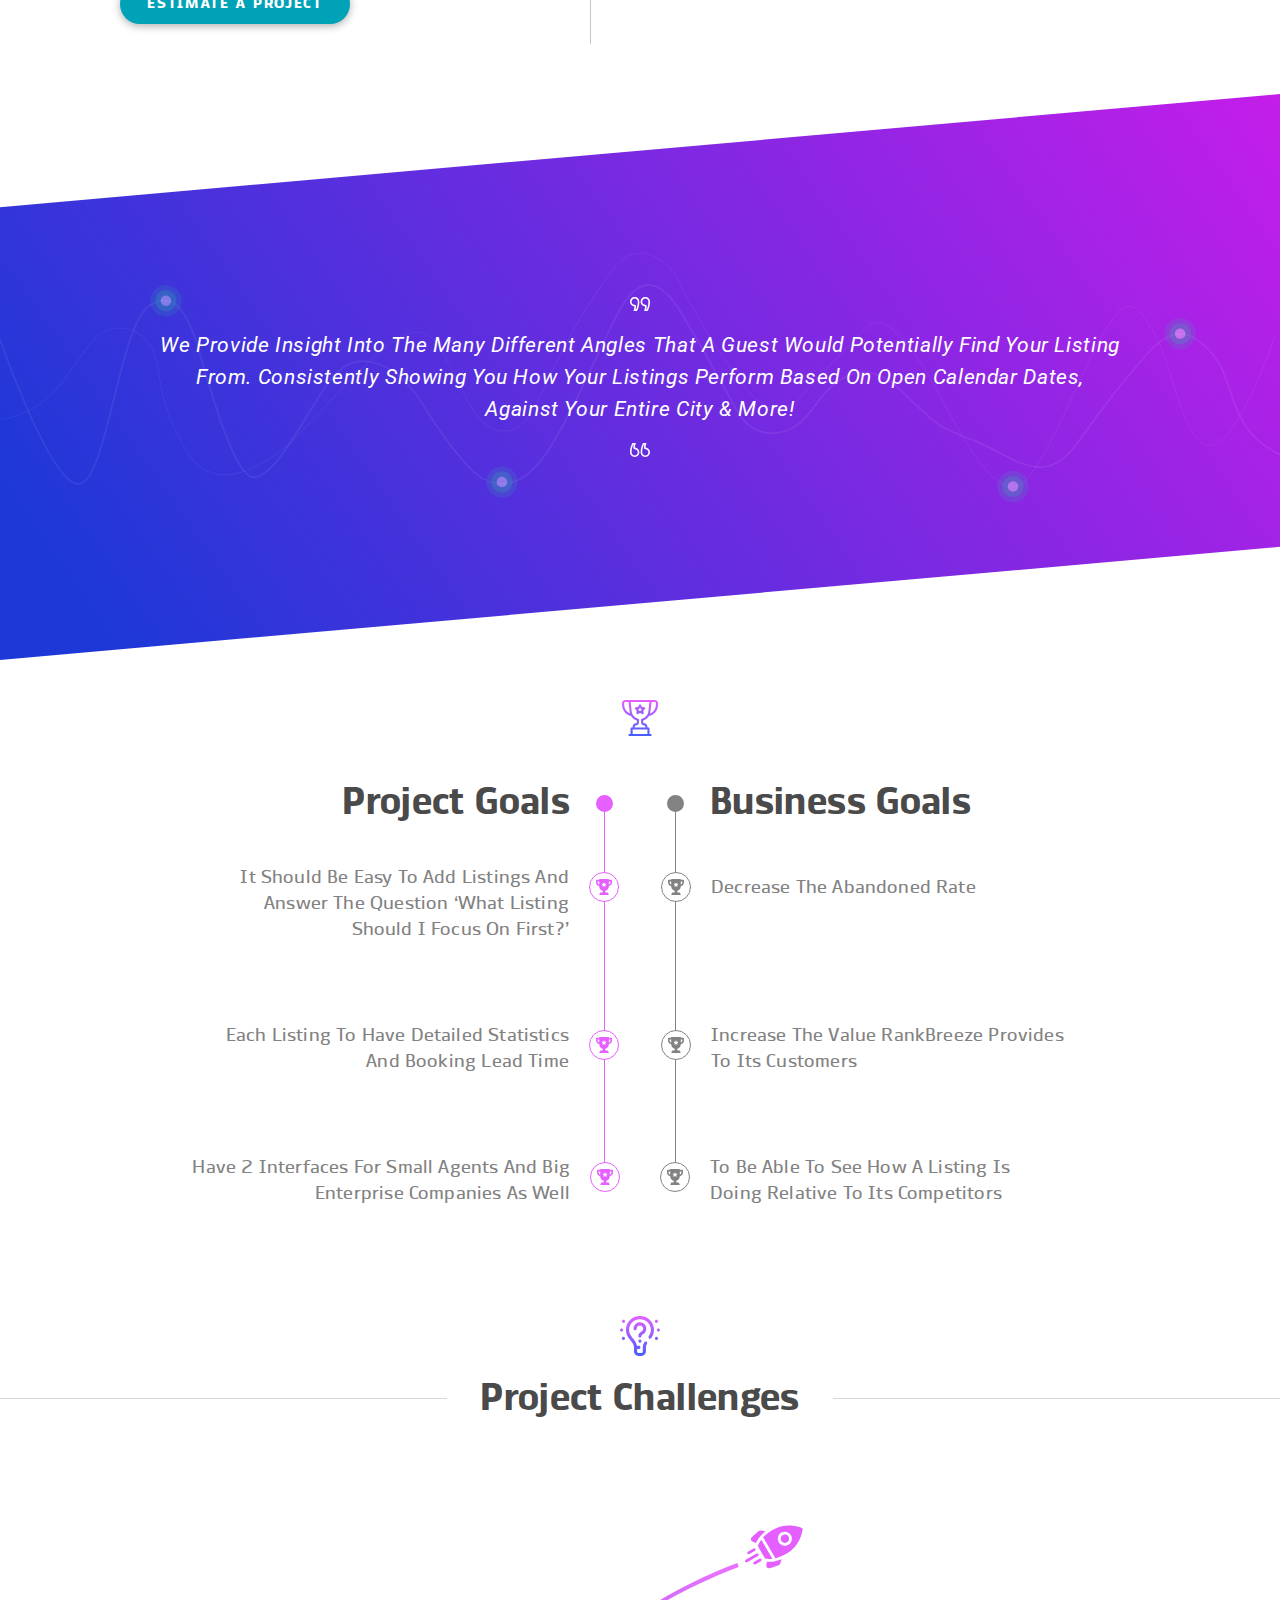
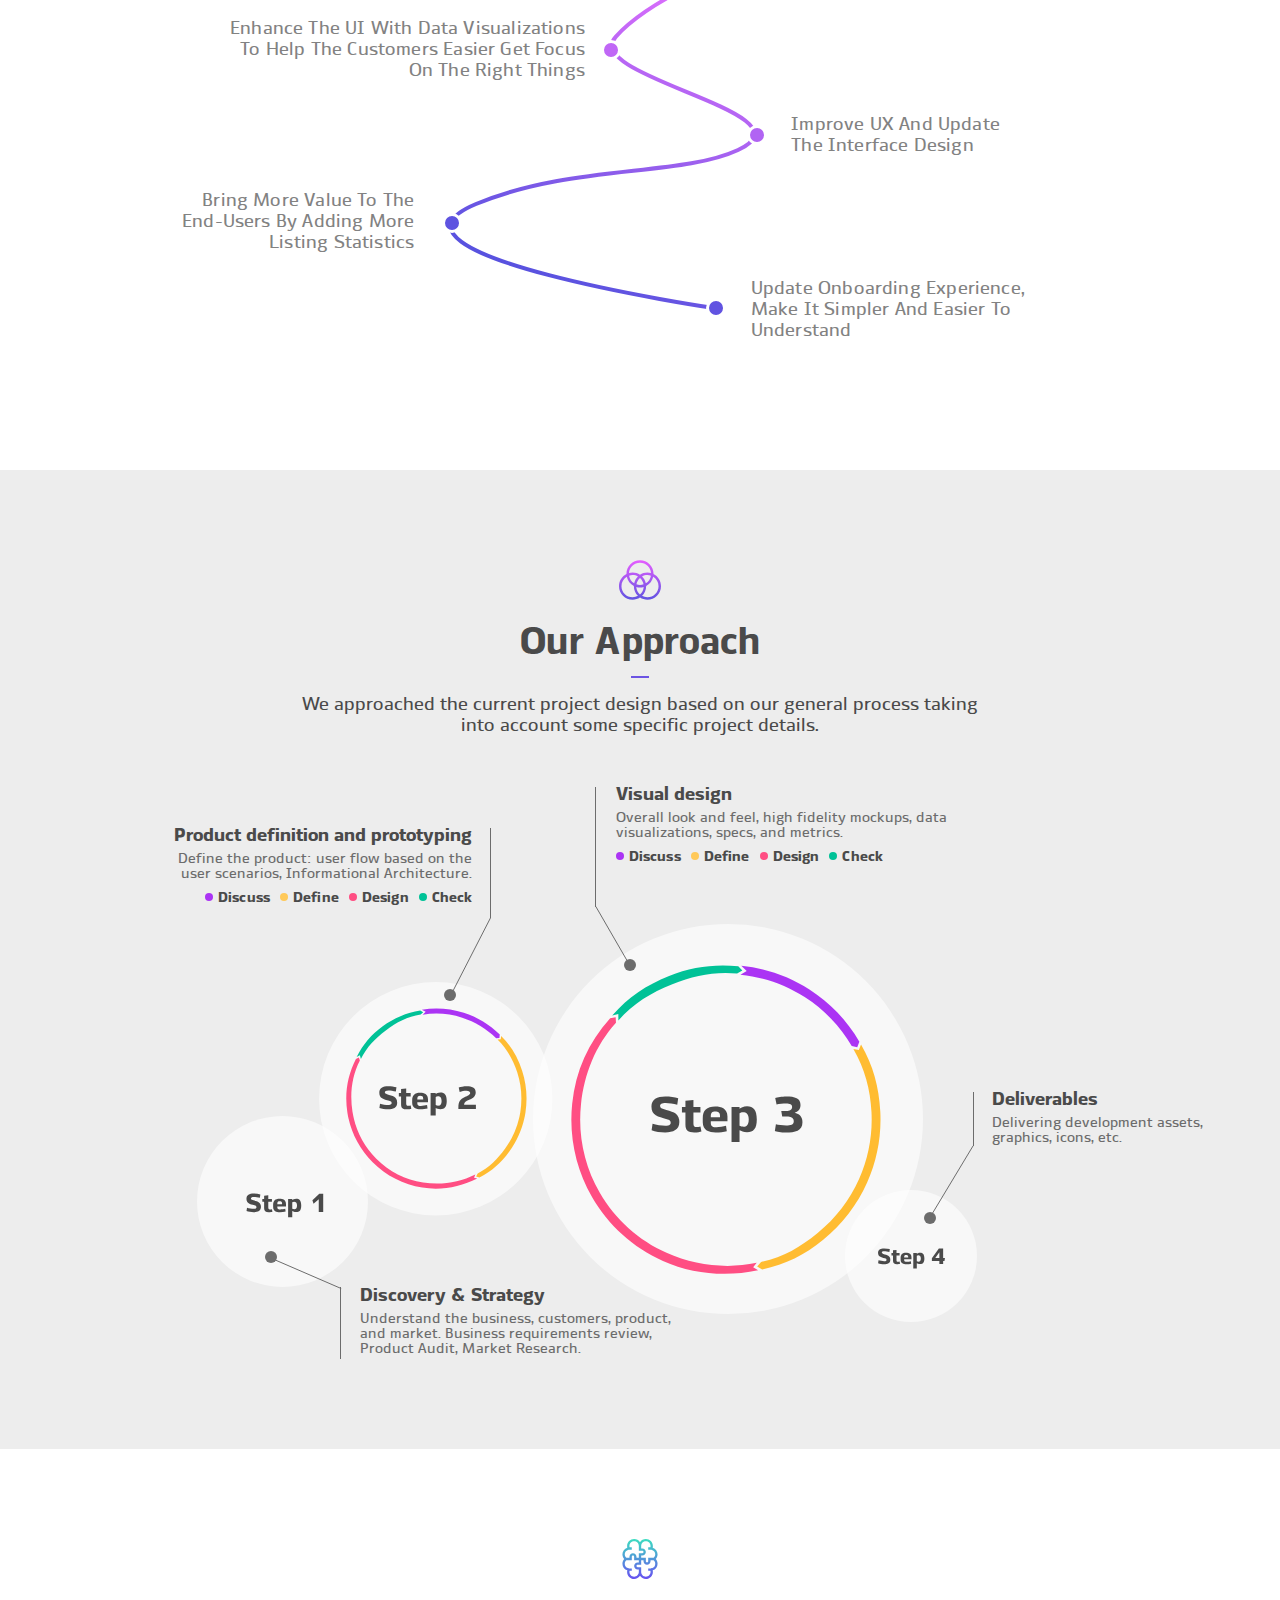
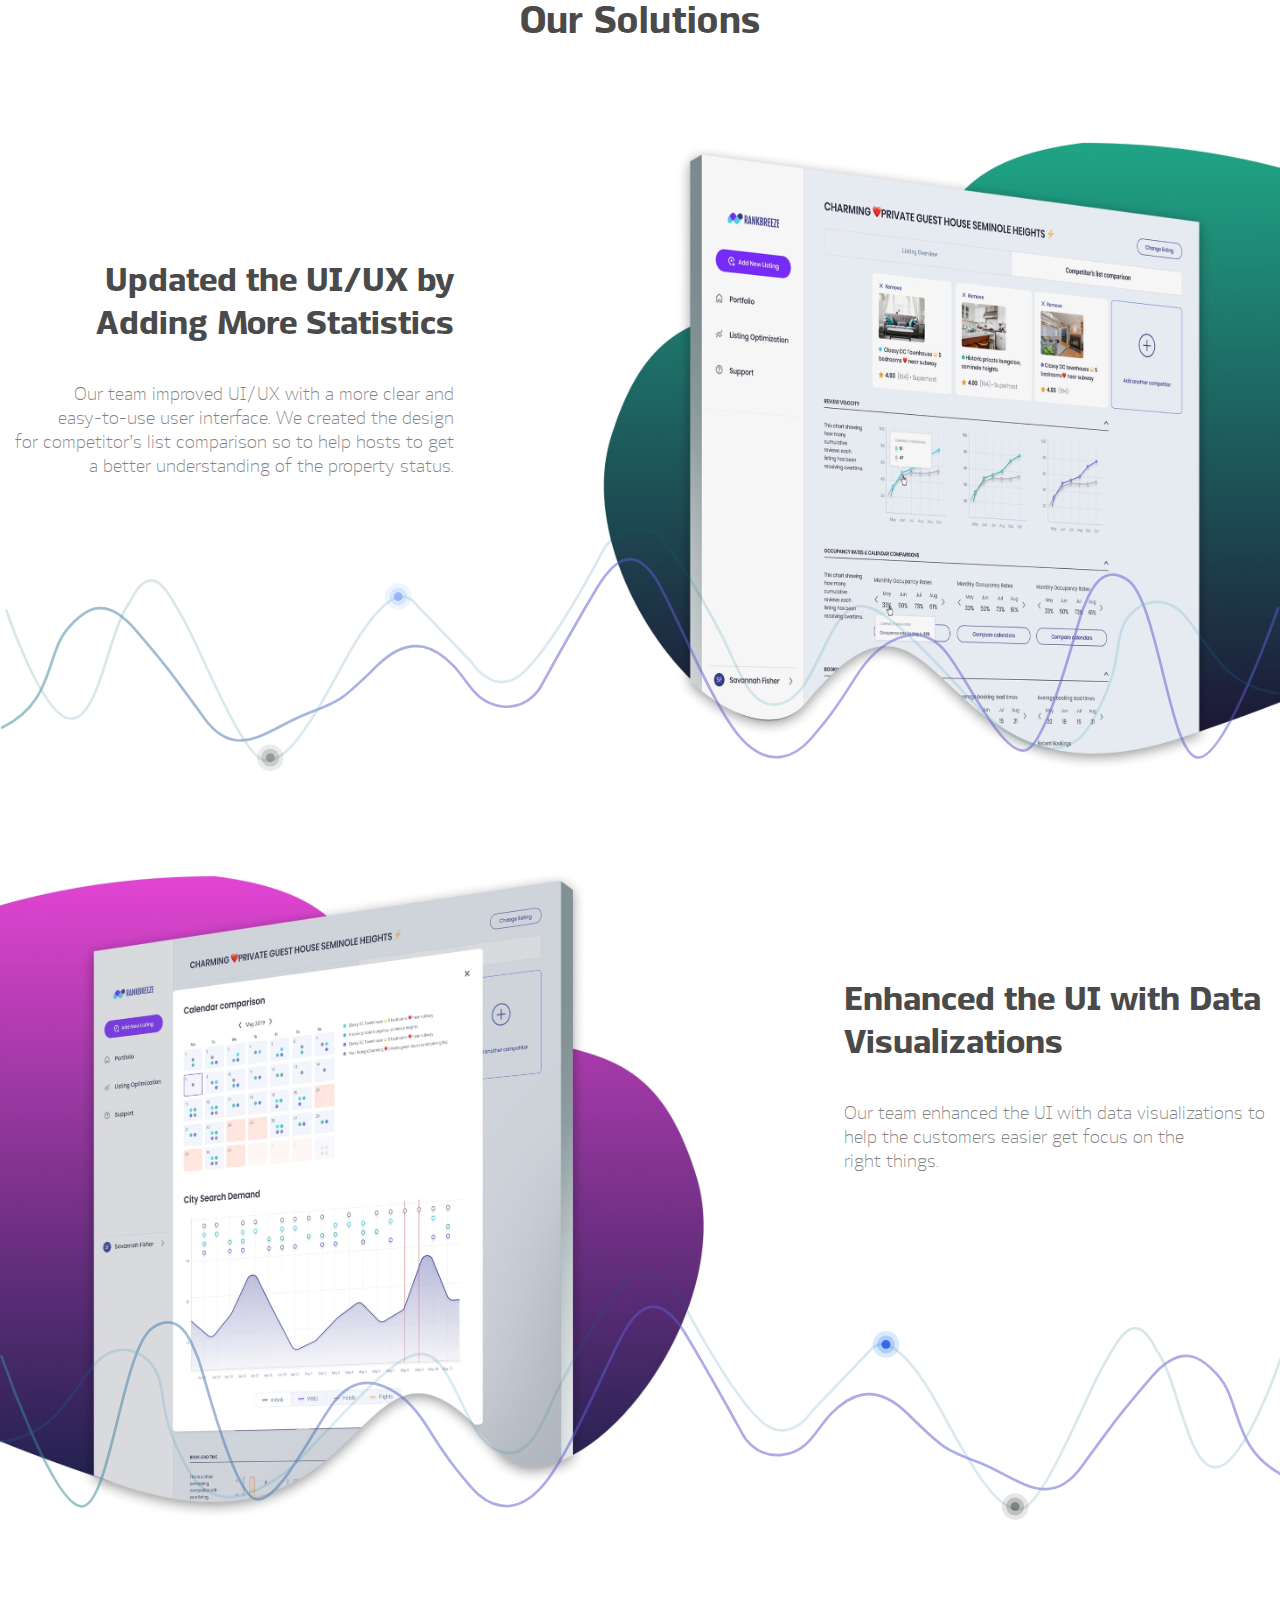
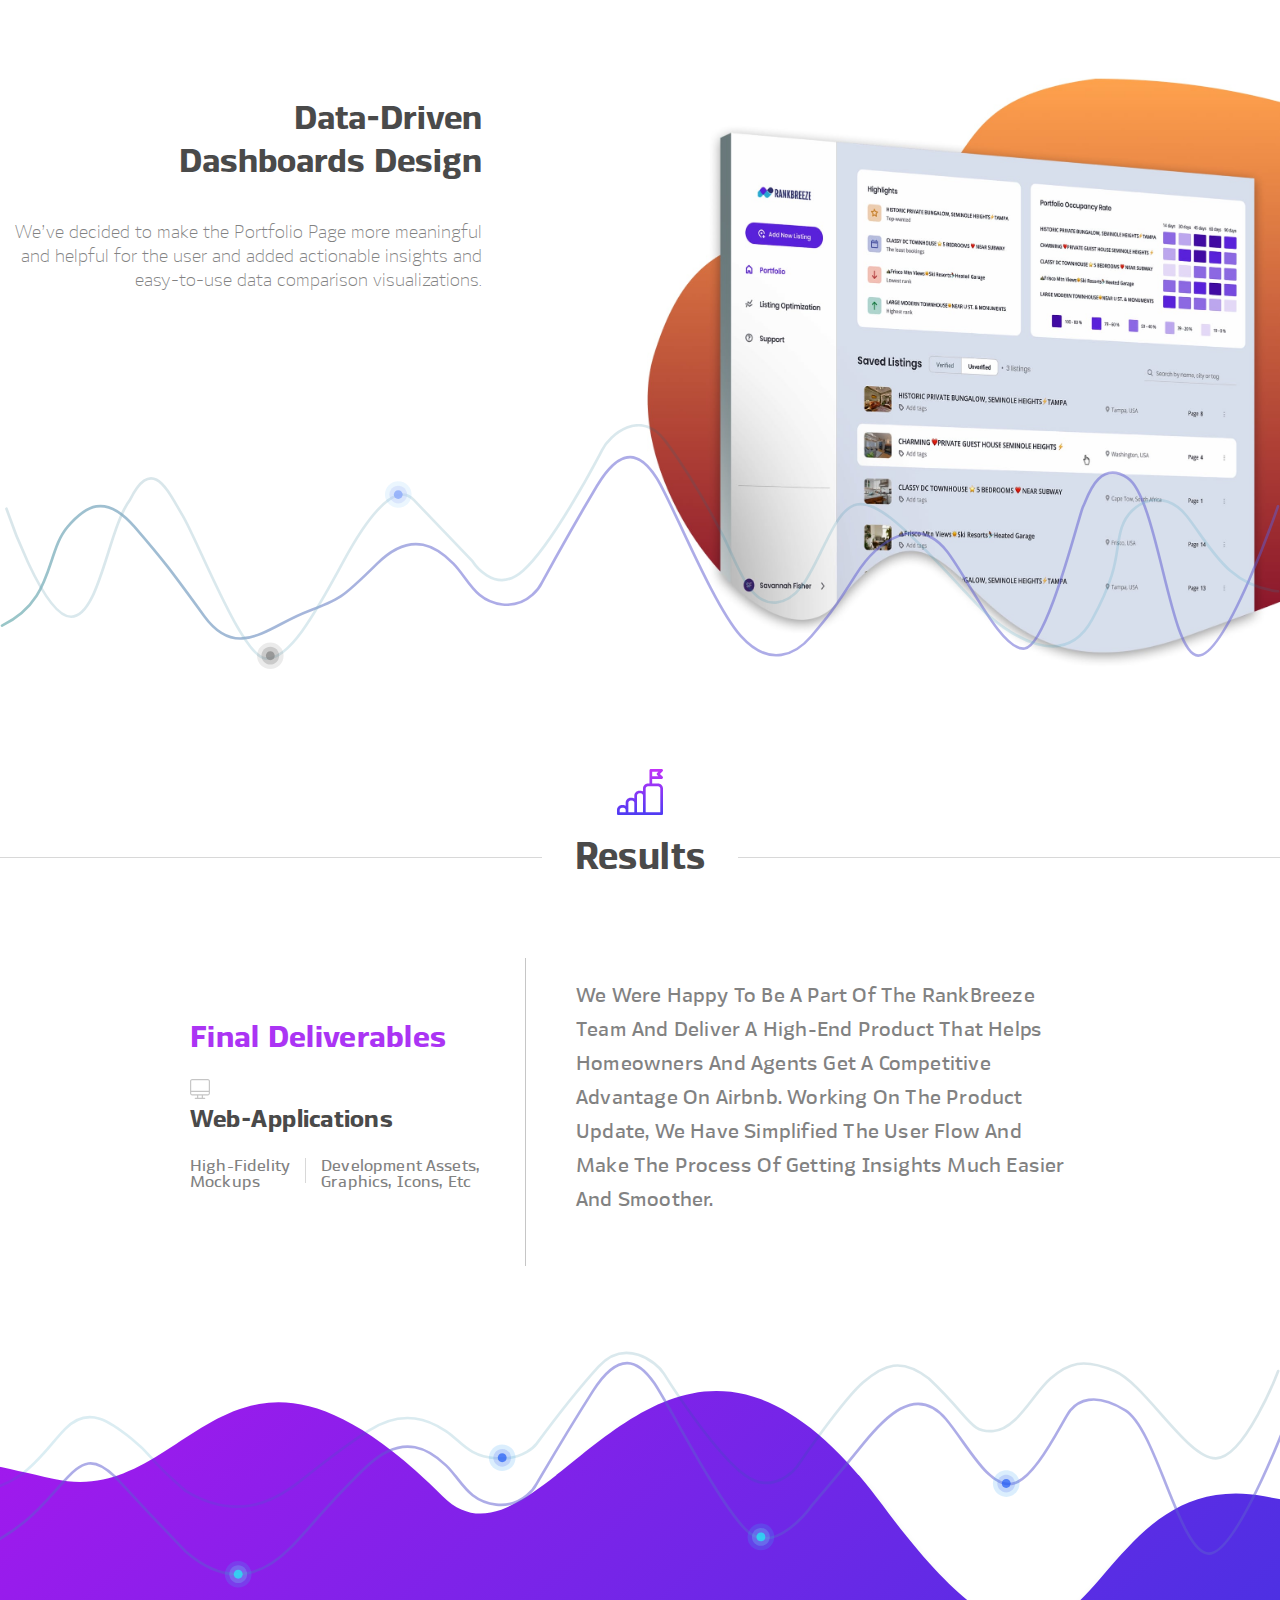
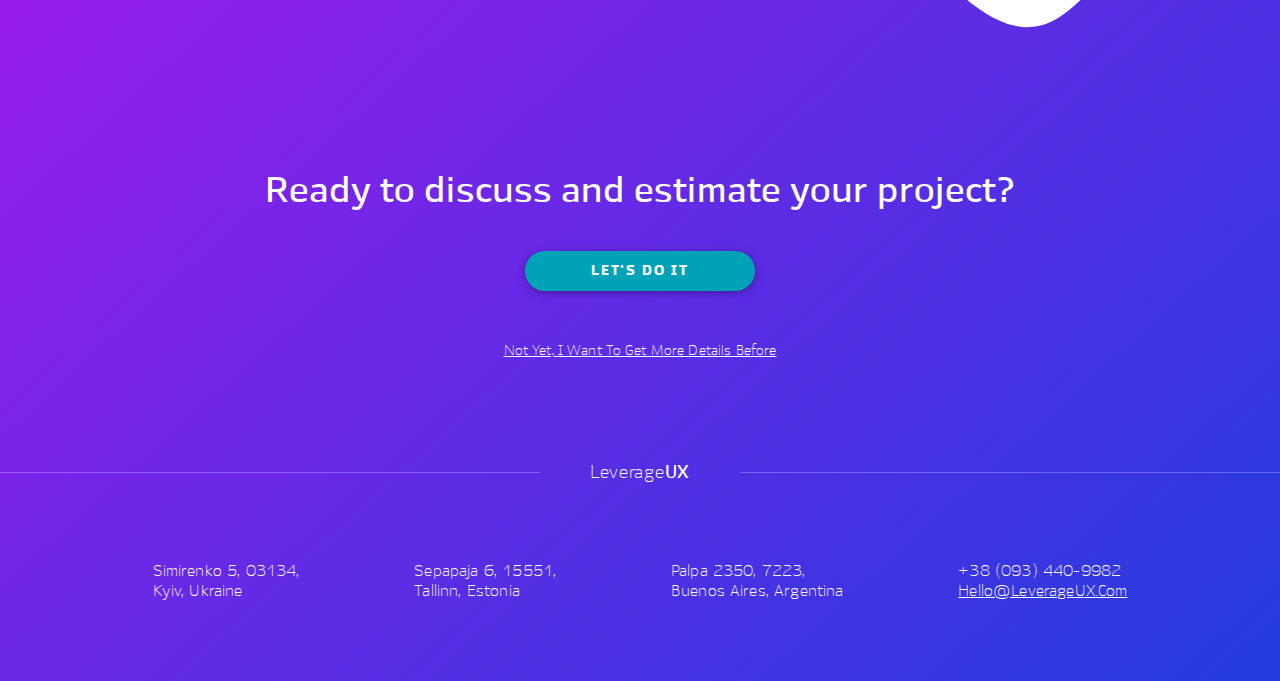
<file: breeze.html>
<!DOCTYPE html>
<html lang=ru>
	<head>
		<meta charset="UTF-8">
		<meta name="viewport" content="width=device-width, initial-scale=1">
		<meta name="theme-color" content="#f9f9f9">
		<meta name="description" content="RankBreeze">

		<link rel="icon" href="favicon.ico" type="img/favicon.ico" />
		<link rel="stylesheet" href="https://fonts.googleapis.com/css?family=Roboto">
		<link rel="stylesheet" href="css/fonts.css">
		<link rel="stylesheet" href="css/normalize.css">
		<link rel="stylesheet" href="css/global.css">
		<link rel="stylesheet" href="css/showcases.css">
		<link rel="stylesheet" href="css/breeze.css">

		<script src="https://ajax.googleapis.com/ajax/libs/jquery/3.4.1/jquery.min.js"></script>
		<script src="js/main.js"></script>
    
		<title>RankBreeze</title>
	</head>
	<body class="showcase breeze__page">
		<header class="header animated">
			<div class="header__container">
				<div class="header__block header__block_logo">
					<a class="header__logo animated" href="./">Leverage<span>UX</span></a>
					<a id="btn_ep" href="./estimate.html" class="btn header__btn_ep">Estimate Project</a>
					<div id="btn_om" class="header__btn_om">
						<span></span><span></span><span></span>
					</div>
				</div>
				<div class="header__block header__block_menu">
	    		<nav id="menu" class="header__menu">
	    			<div class="menu__btn_back">
	    				<svg class="btn__back" width="32" height="20" viewBox="0 0 32 20" xmlns="http://www.w3.org/2000/svg">
								<path d="M1.38527 8.61473H27.2708L21.0941 2.43768C20.553 1.89688 20.553 1.01961 21.0941 0.478895C21.6352 -0.0622196 22.5125 -0.0622196 23.0528 0.478895L31.5942 9.02041C32.1353 9.56121 32.1353 10.4386 31.5942 10.9792L23.0528 19.5211C22.7823 19.7917 22.4279 19.9269 22.0735 19.9269C21.7191 19.9269 21.3646 19.7917 21.0941 19.5211C20.553 18.9803 20.553 18.103 21.0941 17.5624L27.2708 11.385H1.38527C0.620314 11.385 0 10.7648 0 9.99984C0 9.23489 0.620234 8.61473 1.38527 8.61473Z"/>
							</svg>
	    			</div>
	  				<div class="header__menu_link active">
	    				<img class="menu__link_img" src="./img/port.svg" alt="portfolio">
	    				<a href="./portfolio.html">Portfolio</a>
	    				<div class="link__line active"></div>
	    			</div>
	    			<div class="header__menu_link">
	    				<img class="menu__link_img" src="./img/des.svg" alt="design">
	    				<a href="./design-process.html">Design Process</a>
	    				<div class="link__line"></div>
	    			</div>
	    			<div class="header__menu_link">
	    				<img class="menu__link_img" src="./img/pric.svg" alt="pricing">
	    				<a href="./pricing.html">Pricing</a>
	    				<div class="link__line"></div>
	    			</div>
	    			<div class="header__menu_link">
	    				<img class="menu__link_img" src="./img/about.svg" alt="about">
	    				<a href="./about.html">About</a>
	    				<div class="link__line"></div>
	    			</div>
	    			<div class="header__menu_line"></div>
	    		</nav>
	  		</div>
	  		<div class="menu__back"></div>
  		</div>
		</header>
		
		<main class="content">
			<section class="content__section section__hero">
				<div class="hero__info">
					<h1 class="hero__title"><img src="./img/showcases/breeze/logo.png" alt="RankBreeze"></h1>
					<p class="hero__descr">How we helped RankBreeze to improve<br> the user experience for a SaaS solution<br> for data-driven Airbnb hosting</p>
				</div>
				<div class="hero__lines"></div>
			</section>

			<section class="content__section section__summary">
				<div class="showcase__title">
					<img src="./img/showcases/breeze/summary.svg" alt="summary">
					<h2>Summary</h2>
				</div>
				<div class="summary__container">
					<div class="summary__block summary__block-info">
						<h4>Scope</h4>
						<p>UI/UX Design, Web Apps Design, <br>Data Visualization</p>
						<h4>Timeline</h4>
						<p>1.5+ months</p>
						<h4>Budget</h4>
						<p>$5k+</p>
						<h4>Interested?</h4>
						<a href="./estimate.html">Estimate a project</a>
					</div>
					<div class="summary__block summary__block-descr">
						<img src="./img/showcases/breeze/sum_descr.svg" alt="icon">
						<p><b>RankBreeze</b> is a SaaS solution for <br>homeowners and agents, who use Airbnb.</p>
						<div class="summary__break"></div>
						<p>Those homeowners and agents usually want to improve their rankings, decrease the Abandoned
						rate, compare their listings to competitors.
						</p>
					</div>
				</div>
			</section>

			<section class="content__section section__comment">
				<img src="./img/showcases/mark_1.svg" alt="mark_1">
				<div class="comment">
					We provide insight into the many different angles that a guest would potentially find your listing <br>from. Consistently showing you how your listings perform based on open calendar dates, <br>against your entire city & more!
				</div>
				<img src="./img/showcases/mark_2.svg" alt="mark_2">
				<div class="comment__lines"></div>
			</section>

			<section class="content__section section__goals">
				<img src="./img/showcases/breeze/goals.svg" alt="goals">
				<div class="goals__container">
					<div class="goals__block goals__block-project">
						<h3>Project goals</h3>
						<p class="goal goal_1">It should be easy to add listings and <br>answer the question ‘What listing <br>should I focus on first?’</p>
						<p class="goal goal_2">Each listing to have detailed statistics <br>and booking lead time</p>
						<p class="goal goal_3">Have 2 interfaces for small agents and big <br>enterprise companies as well</p>
					</div>
					<div class="goals__block goals__block-business">
						<h3>Business Goals</h3>
						<p class="goal goal_1">Decrease the abandoned rate</p>
						<p class="goal goal_2">Increase the value RankBreeze provides <br>to its customers</p>
						<p class="goal goal_3">To be able to see how a listing is <br>doing relative to its competitors</p>
					</div>
				</div>
			</section>

			<section class="content__section section__challenges">
				<div class="showcase__title showcase__title-line">
					<img src="./img/showcases/breeze/challenges.svg" alt="challenges">
					<h2>Project Challenges</h2>
					<div class="title__line"></div>
				</div>
				<div class="challenges__container">
					<img class="rocket" src="./img/showcases/breeze/rocket.svg" alt="rocket">
					<p class="challenge challenge__right challenge_1">Update onboarding experience, <br>make it simpler and easier to <br>understand</p>
					<p class="challenge challenge__left challenge_2">Bring more value to the <br>end-users by adding more <br>listing statistics</p>
					<p class="challenge challenge__right challenge_3">Improve UX and update <br>the interface design</p>
					<p class="challenge challenge__left challenge_4">Enhance the UI with data visualizations <br>to help the customers easier get focus <br>on the right things</p>
				</div>
			</section>

			<section class="content__section section__approach">
				<div class="showcase__title">
					<img src="./img/showcases/breeze/approach.svg" alt="approach">
					<h2>Our Approach</h2>
					<div class="title__line-approach"></div>
					<p class="approach__descr">We approached the current project design based on our general process taking <br>into account some specific project details.</p>
				</div>
				<div class="approach__container">
					<div class="approach__steps">	
						<img class="steps__img" src="./img/showcases/steps.svg" alt="steps">
						<div class="approach__steps_descr">
							<div class="approach__steps_block step_1">
								<div class="step__block">
									<h3 class="step__title"><span class="step__number">1. </span>Discovery &amp; Strategy</h3>
									<p class="step_descr">Understand the business, customers, product, <br>and market. Business requirements review, <br>Product Audit, Market Research.</p>
								</div>
							</div>
							<div class="approach__steps_block step_2">
								<div class="step__block">
									<h3 class="step__title"><span class="step__number">2. </span>Product definition and prototyping</h3>
									<p class="step_descr">Define the product: user flow based on the <br>user scenarios, Informational Architecture.</p>
									<div class="step_tegs">
										<span class="teg purple">Discuss</span>
										<span class="teg yellow">Define</span>
										<span class="teg pink">Design</span>
										<span class="teg green">Check</span>
									</div>
								</div>
							</div>
							<div class="approach__steps_block step_3">
								<div class="step__block">
									<h3 class="step__title"><span class="step__number">3. </span>Visual design</h3>
									<p class="step_descr">Overall look and feel, high fidelity mockups, data <br>visualizations, specs, and metrics.</p>
									<div class="step_tegs">
										<span class="teg purple">Discuss</span>
										<span class="teg yellow">Define</span>
										<span class="teg pink">Design</span>
										<span class="teg green">Check</span>
									</div>
								</div>
							</div>
							<div class="approach__steps_block step_4">
								<div class="step__block">
									<h3 class="step__title"><span class="step__number">4. </span>Deliverables</h3>
									<p class="step_descr">Delivering development assets, <br>graphics, icons, etc.</p>
								</div>
							</div>
						</div>
					</div>
				</div>	
			</section>
			
			<div class="showcase__title">
				<img src="./img/showcases/solutions.svg" alt="solutions">
				<h2>Our solutions</h2>
			</div>
			<section class="content__section section__board section__board-right section__updated">
				<div class="section__container section__container_img"></div>
				<div class="section__container section__container_text">
					<h3 class="section__title">Updated the UI/UX by <br>Adding More Statistics</h3>
					<p class="section__description">Our team improved UI/UX with a more clear and <br>easy-to-use user interface. We created the design <br>for competitor’s list comparison so to help hosts to get <br>a better understanding of the property status.</p>				
				</div>
				<div class="img__block img__lines"></div>
			</section>

			<section class="content__section section__board section__board-left section__visual">
				<div class="section__container section__container_img"></div>
				<div class="section__container section__container_text">
					<h3 class="section__title">Enhanced the UI with Data <br>Visualizations</h3>
					<p class="section__description">Our team enhanced the UI with data visualizations to <br>help the customers easier get focus on the <br>right things.</p>
				</div>
				<div class="img__block img__lines"></div>
			</section>

			<section class="content__section section__board section__board-right section__driven">
				<div class="section__container section__container_img"></div>
				<div class="section__container section__container_text">
					<h3 class="section__title">Data-Driven <br>Dashboards Design</h3>
					<p class="section__description">We’ve decided to make the Portfolio Page more meaningful <br>and helpful for the user and added actionable insights and <br>easy-to-use data comparison visualizations.</p>
				</div>
				<div class="img__block img__lines"></div>
			</section>

			<section class="content__section section__results">
				<div class="showcase__title showcase__title-line">
					<img src="./img/showcases/breeze/results.svg" alt="results">
					<h2>Results</h2>
					<div class="title__line"></div>
				</div>
				<div class="results__container">
					<div class="results__block results__block-final">
						<h3>Final Deliverables</h3>
						<img src="./img/showcases/results__desk.svg" alt="icon">
						<h4>Web-applications</h4>
						<div class="applic">
							<span>High-fidelity <br>mockups</span>
							<div></div>
							<span>development assets, <br>graphics, icons, etc</span>
						</div>
					</div>
					<div class="results__block results__block-descr">
						<p>We were happy to be a part of the RankBreeze <br>team and deliver a high-end product that helps <br>homeowners and agents get a competitive <br>advantage on Airbnb. Working on the product <br>update, we have simplified the user flow and <br>make the process of getting insights much easier <br>and smoother. </p>
					</div>
				</div>
			</section>
		</main>

		<footer class="footer">
			<div class="lines__block footer__lines"></div>
			<div class="footer__block footer__block_first">
				<h3 class="footer__title">Ready to discuss and estimate your project?</h3>
				<a href="./estimate.html" id="btn_fr" class="btn footer__btn">Let's do it</a>
				<p id="popOp" class="footer__link">Not yet, I want to get more details before</p>
			</div>
			<div class="footer__block footer__block_second">
				<div class="footer__block_logo">
					<div class="footer__line footer__line_left"></div>
					<a class="footer__logo" href="./">Leverage<span>UX</span></a>
					<div class="footer__line footer__line_right"></div>
				</div>
				<div class="footer__contacts">
					<div class="contacts__block">
						<p>Simirenko 5, 03134, <br>Kyiv, Ukraine</p>
					</div>
					<div class="contacts__block">
						<p>Sepapaja 6, 15551, <br>Tallinn, Estonia</p>
					</div>
					<div class="contacts__block">
						<p>Palpa 2350, 7223, <br>Buenos Aires, Argentina</p>
					</div>
					<div class="contacts__block">
						<a class="contacts__phone" href="tel:+380934409982">+38 (093) 440-9982</a>
						<a class="contacts__email" href="mailto:hello@leverageux.com">Hello@LeverageUX.Com</a>
					</div>
				</div>
			</div>
			<div id="regModal" class="modal">
				<div class="modal-content">
					<span class="close">
						<svg xml:space="preserve" enable-background="new 0 0 15 15" height="15px" id="cross" version="1.1" viewBox="0 0 15 15" width="15px" x="0px" xmlns="http://www.w3.org/2000/svg" y="0px">
							<path d="M5.792,7.499L0,0.707l0.708-0.706L7.497,5.79L7.5,5.793L14.293,0L15,0.707L9.207,7.5l0.001,0.001L15,14.293
							l-0.708,0.706L7.503,9.21L7.5,9.207L0.707,15L0,14.293L5.792,7.499L5.792,7.499z"/>
						</svg>
					</span>
					<div class="form">
						<div class="form__block">
							<input type="text" class="validation validation__footer-form" id="nameFooter" name="user_name" placeholder="Name" autofocus>
							<input type="email" class="validation validation__footer-form validation__footer-email" id="emailFooter" name="email" placeholder="Email">
							<textarea class="validation validation__textarea validation__footer-form" id="descrFooter" name="description" placeholder="Give us a short description of the info you want us to provide. Thanks!"></textarea>
							<div class="validation__text validation__text-footer">
								<img src="./img/estimate/invalid.svg" alt="invalid">
								<span class="valid__text valid__text-all_forms">please fill these fields</span>
							</div>
							<button class="btn btn_send" id="formBtnFooter">Let's do it</button>
						</div>
						<div class="send__message">Thanks, your letter sent.</div>
						<div class="notsend__message">Sorry, your letter not sent.</div>
					</div>
				</div>
				<div class="modal__back"></div>
			</div>
		</footer>
		<a href="#" class="scrollup"></span></a>
	</body>
	
</html>
</file>
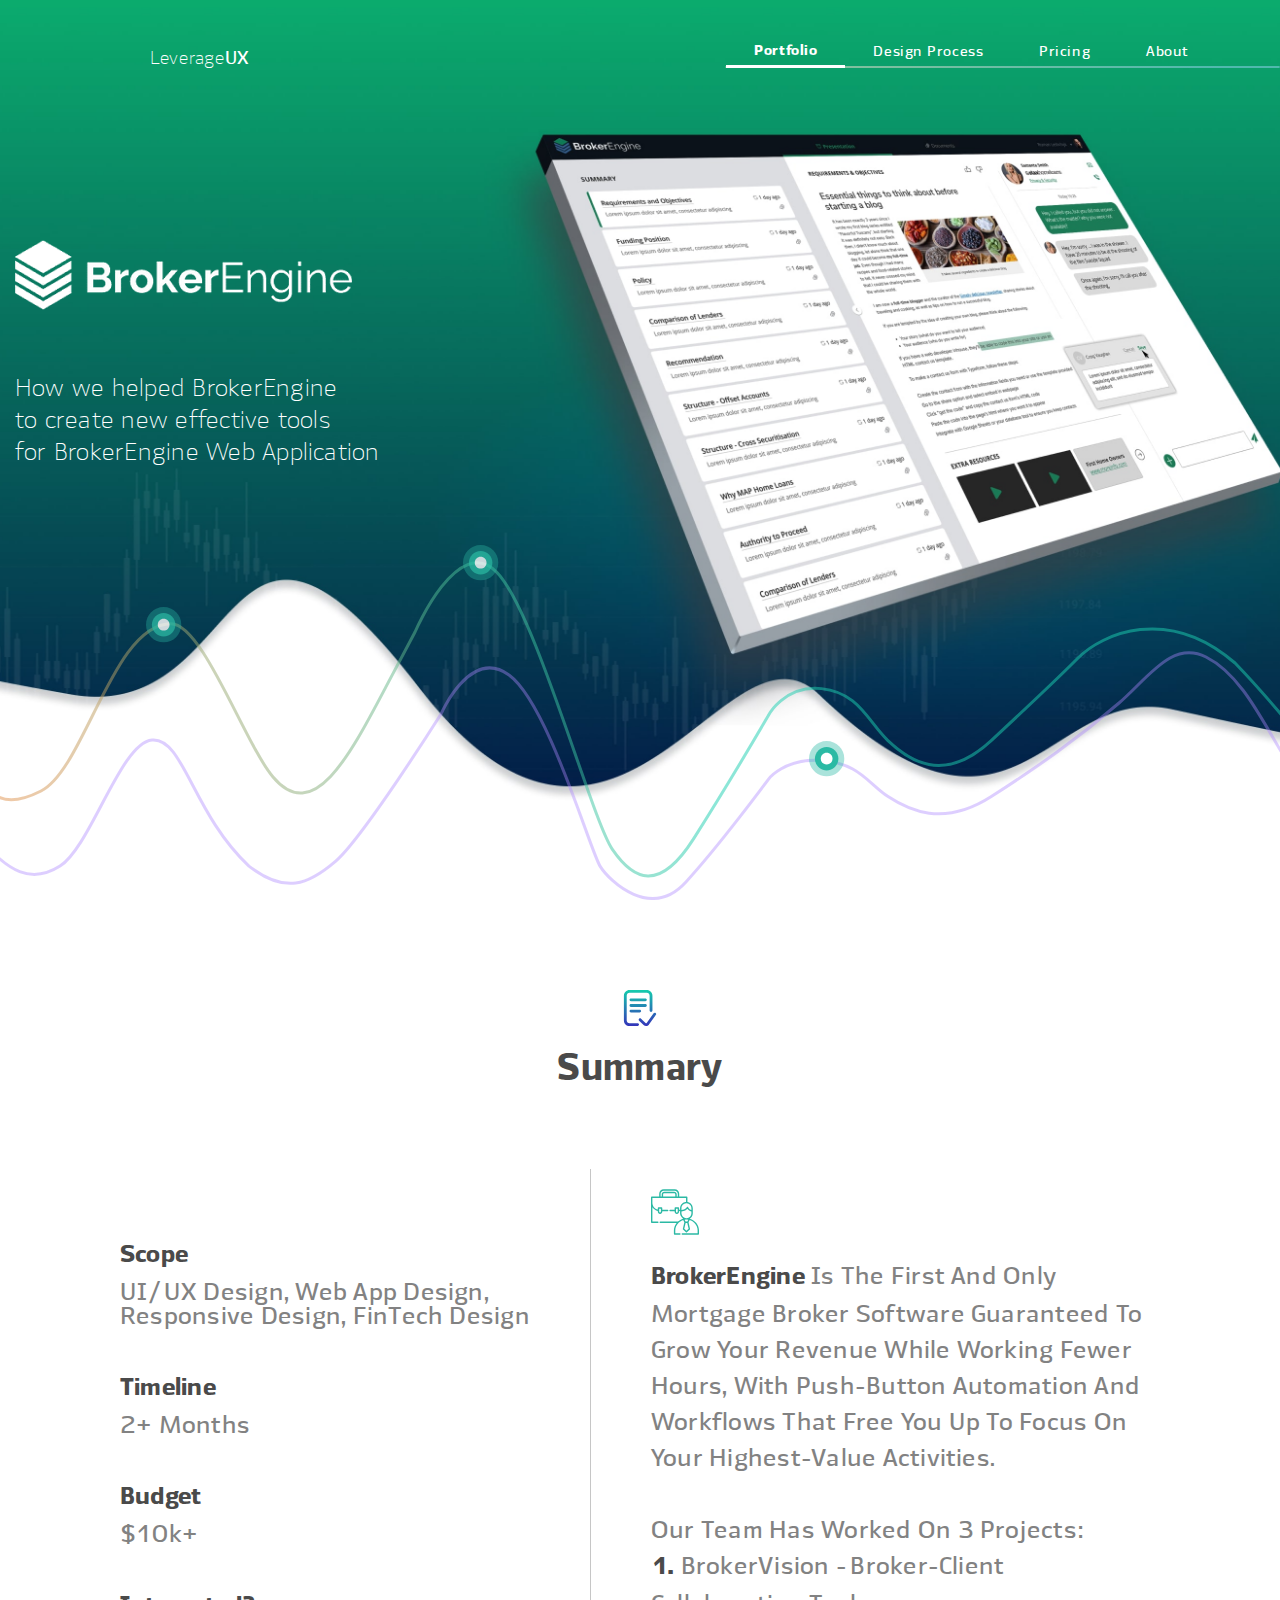
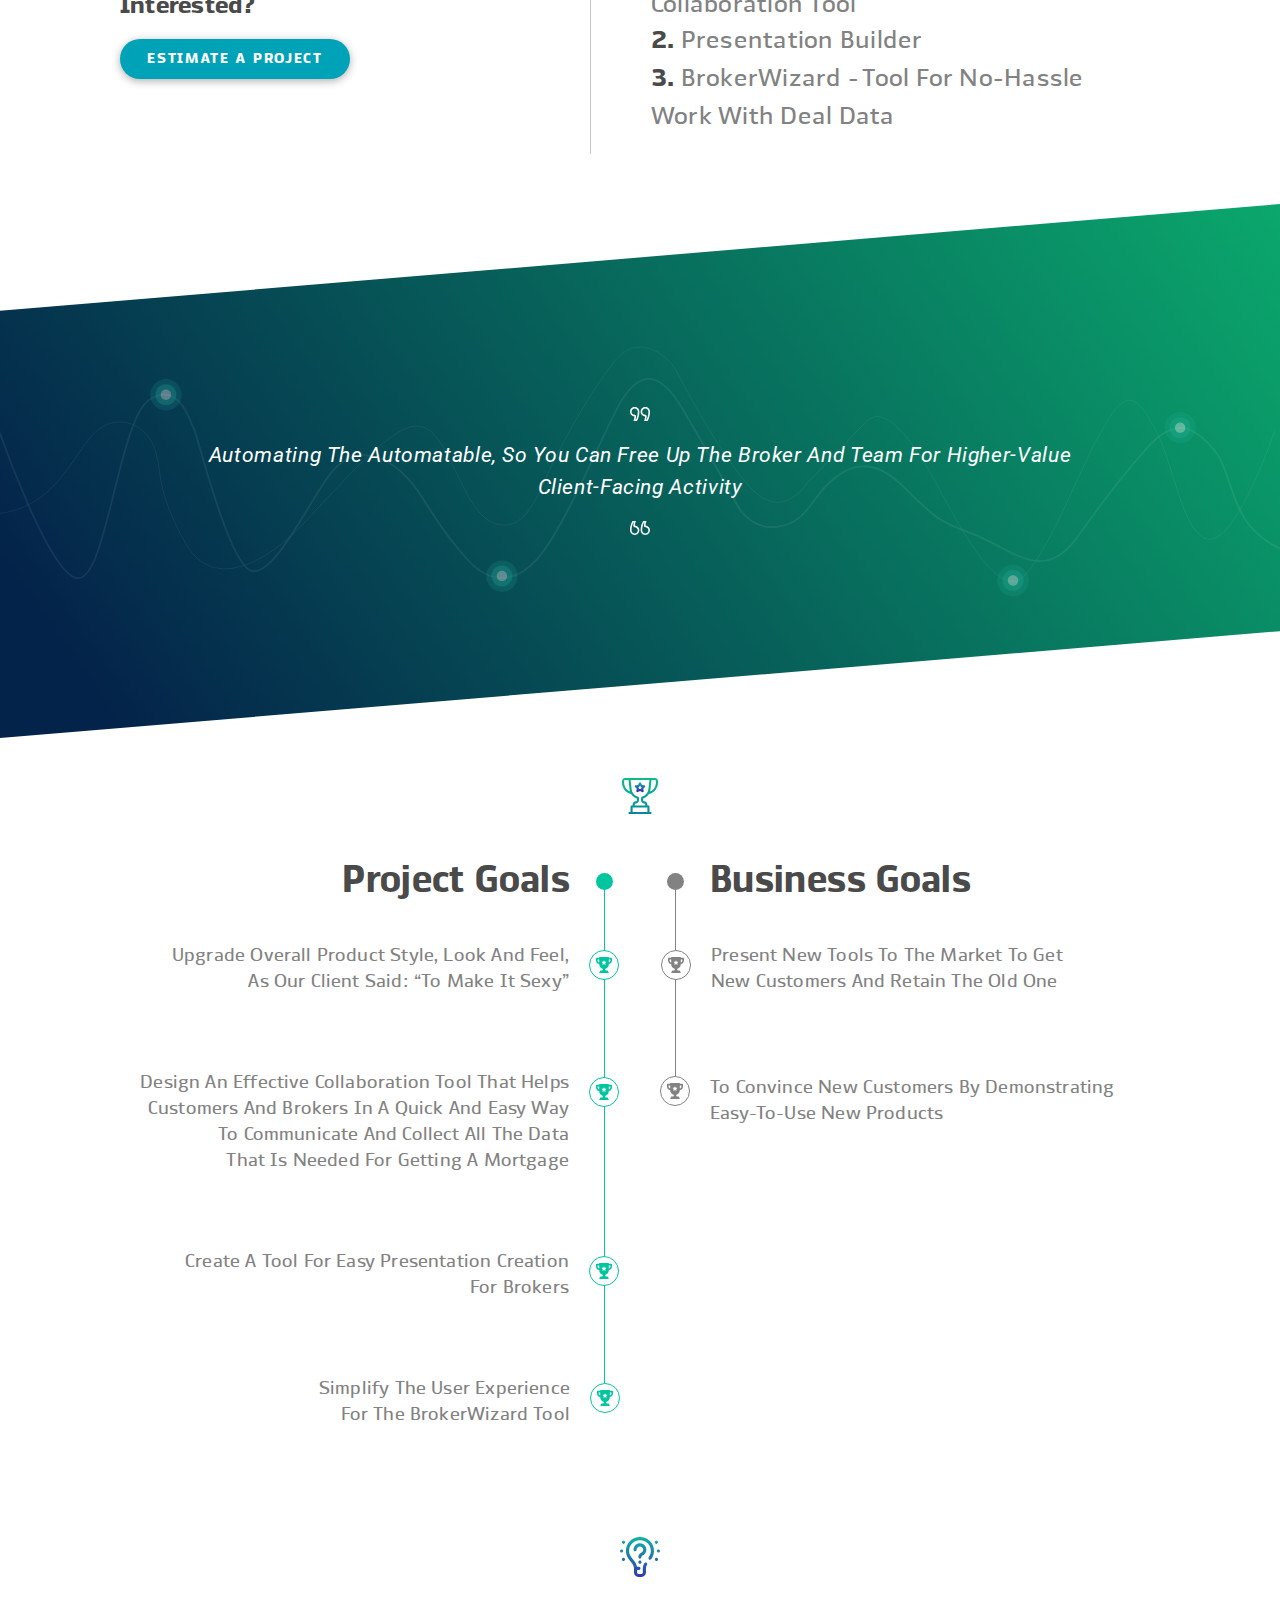
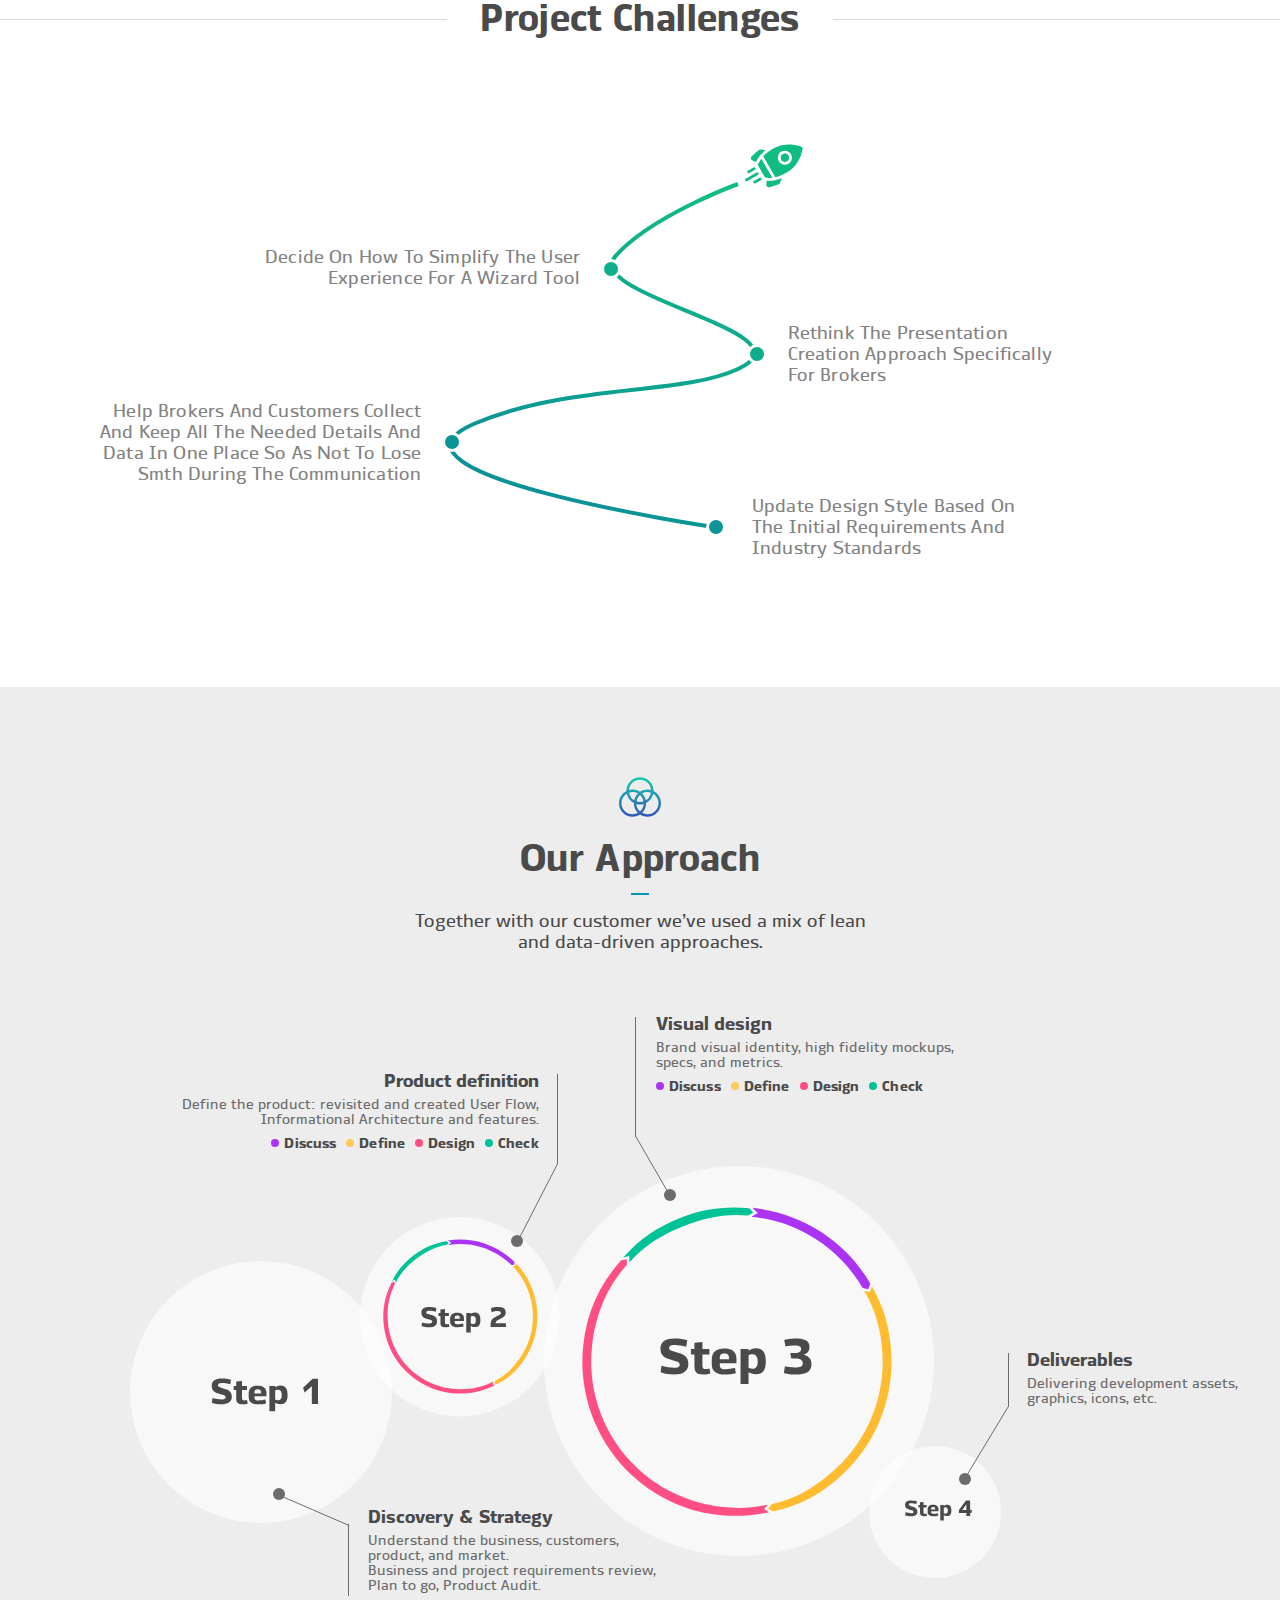
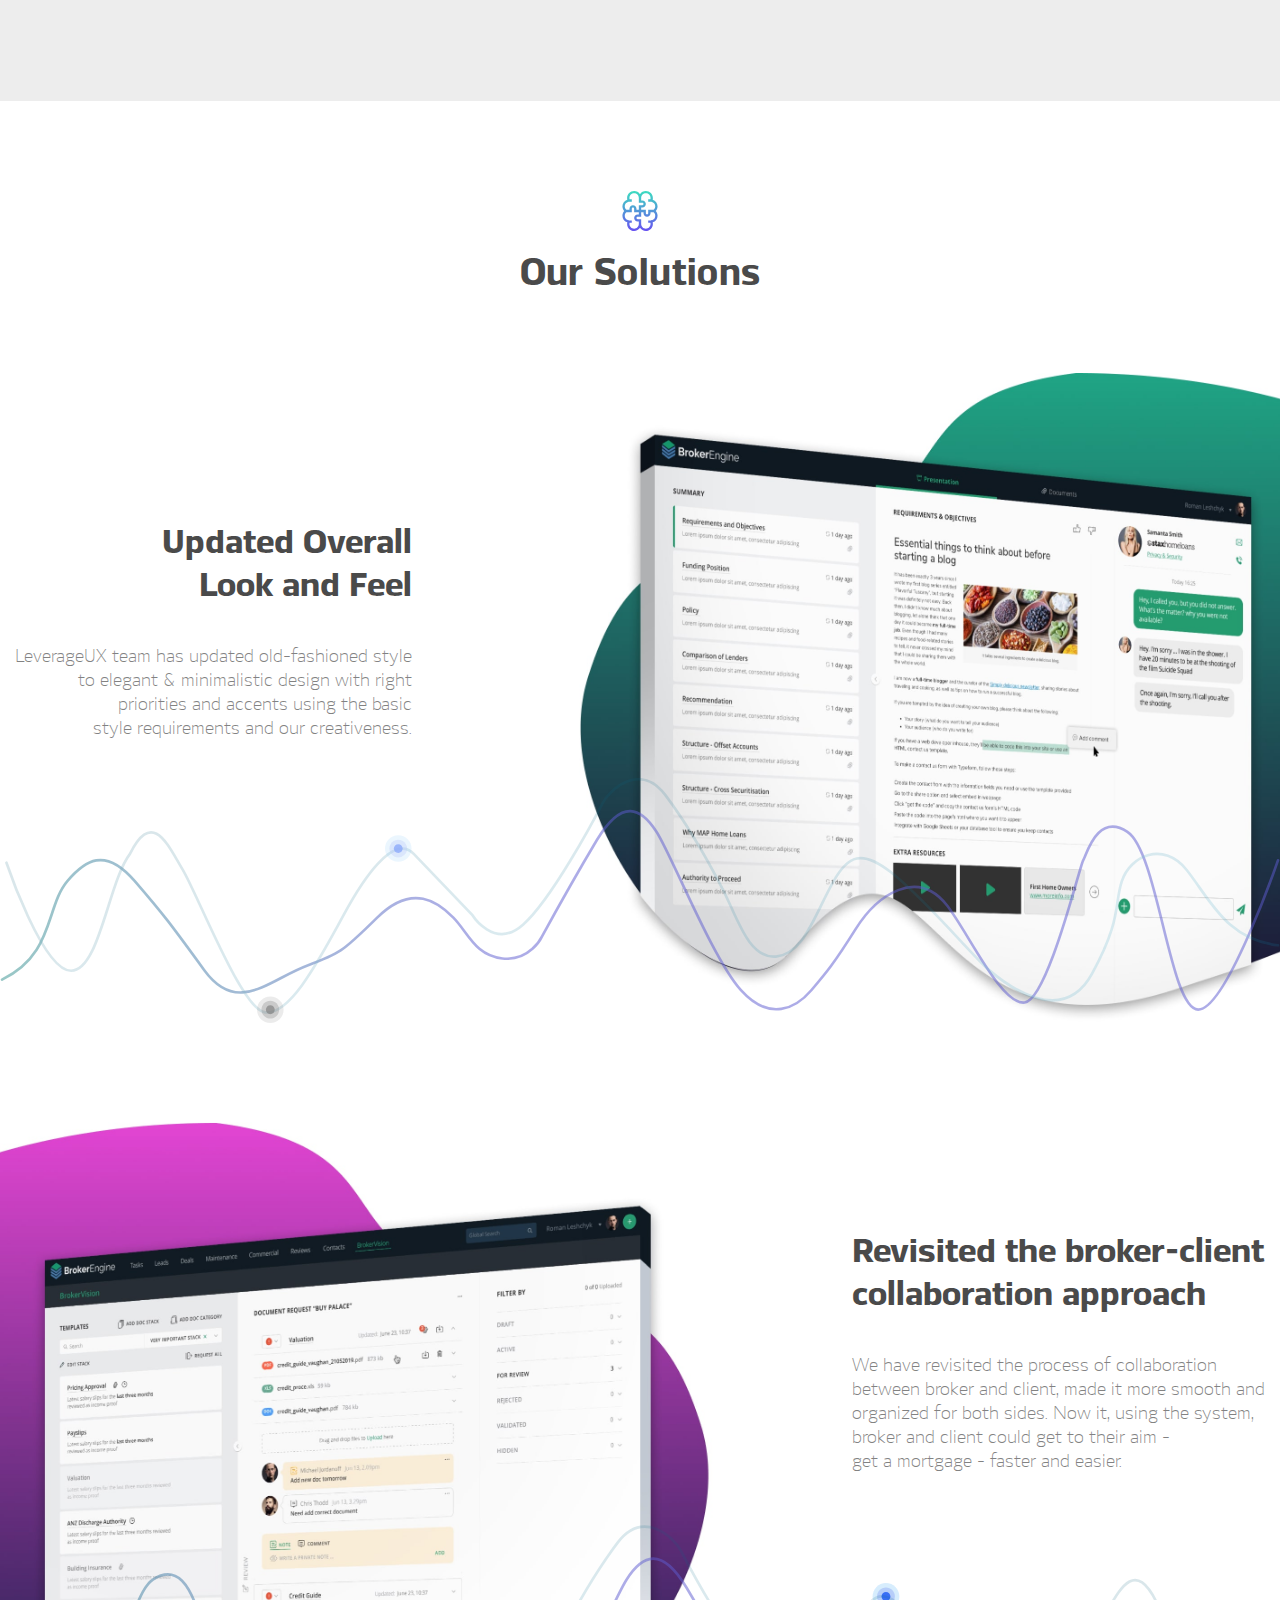
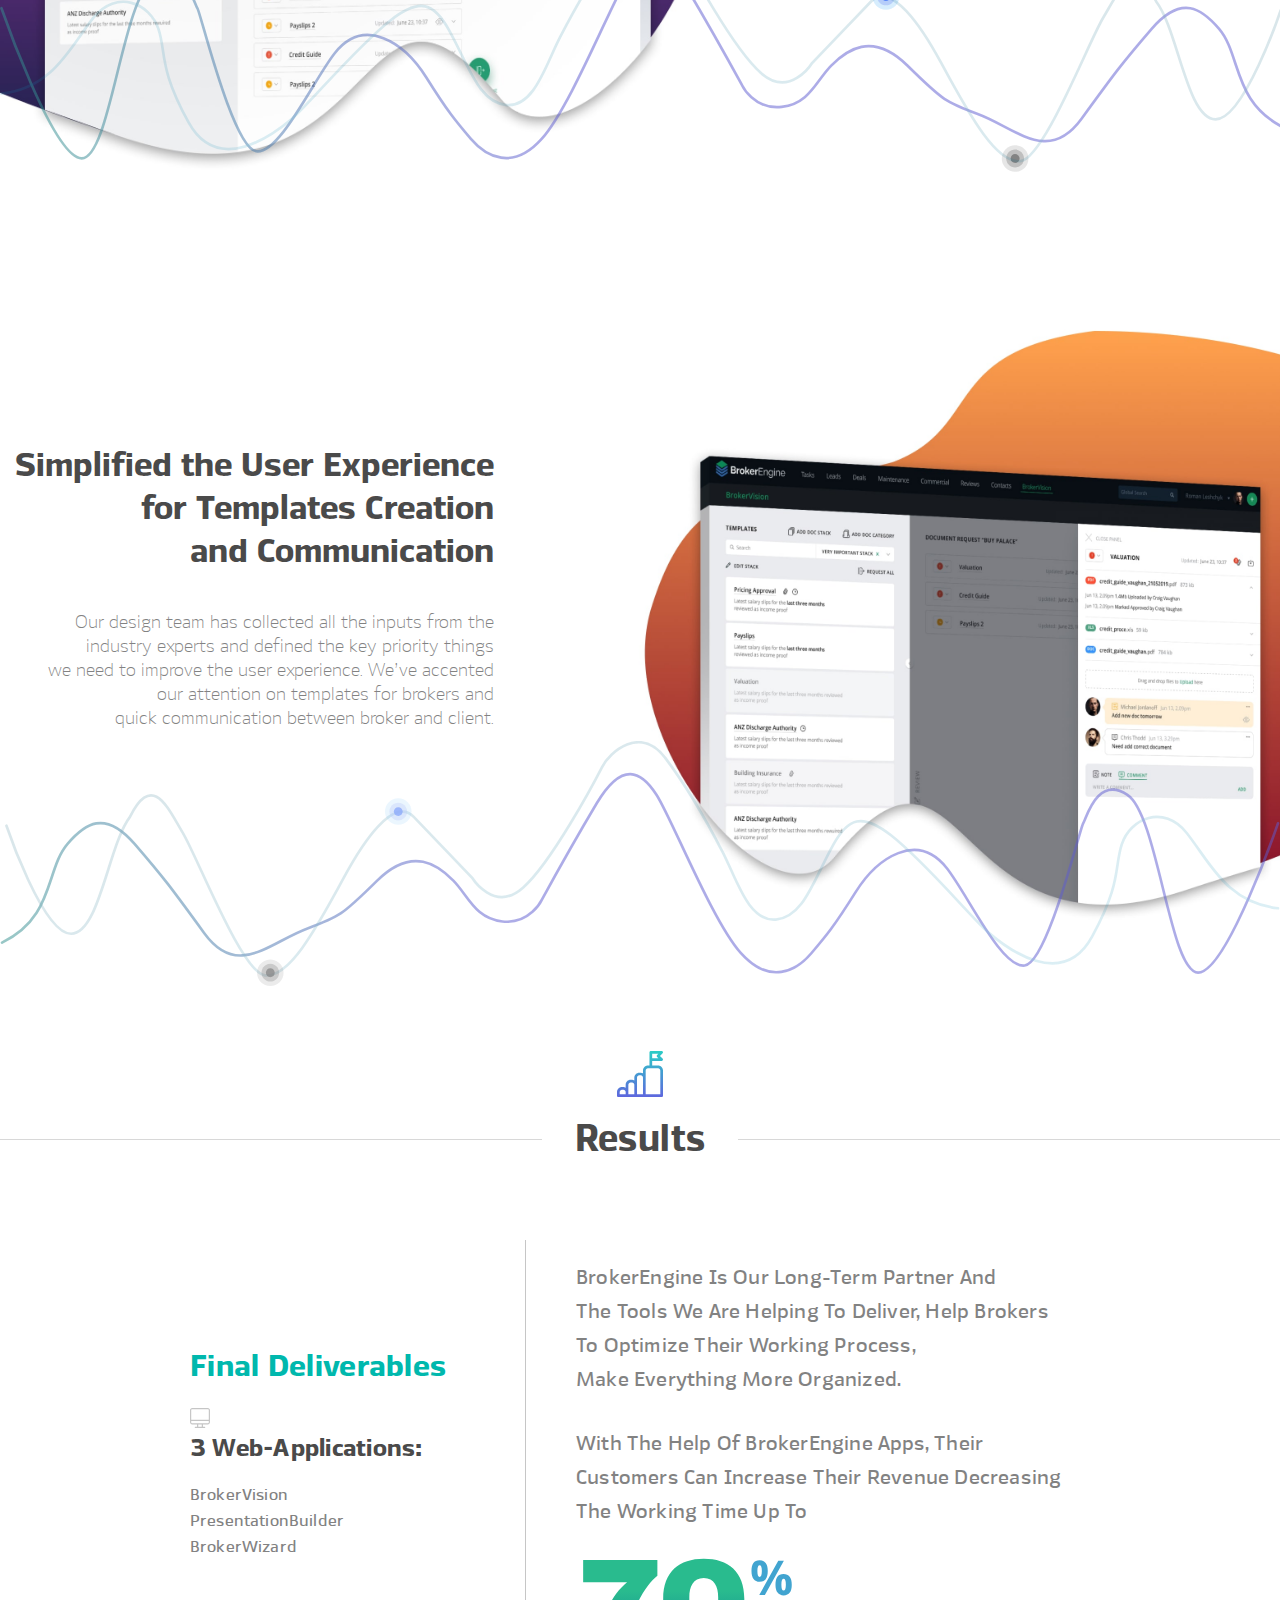
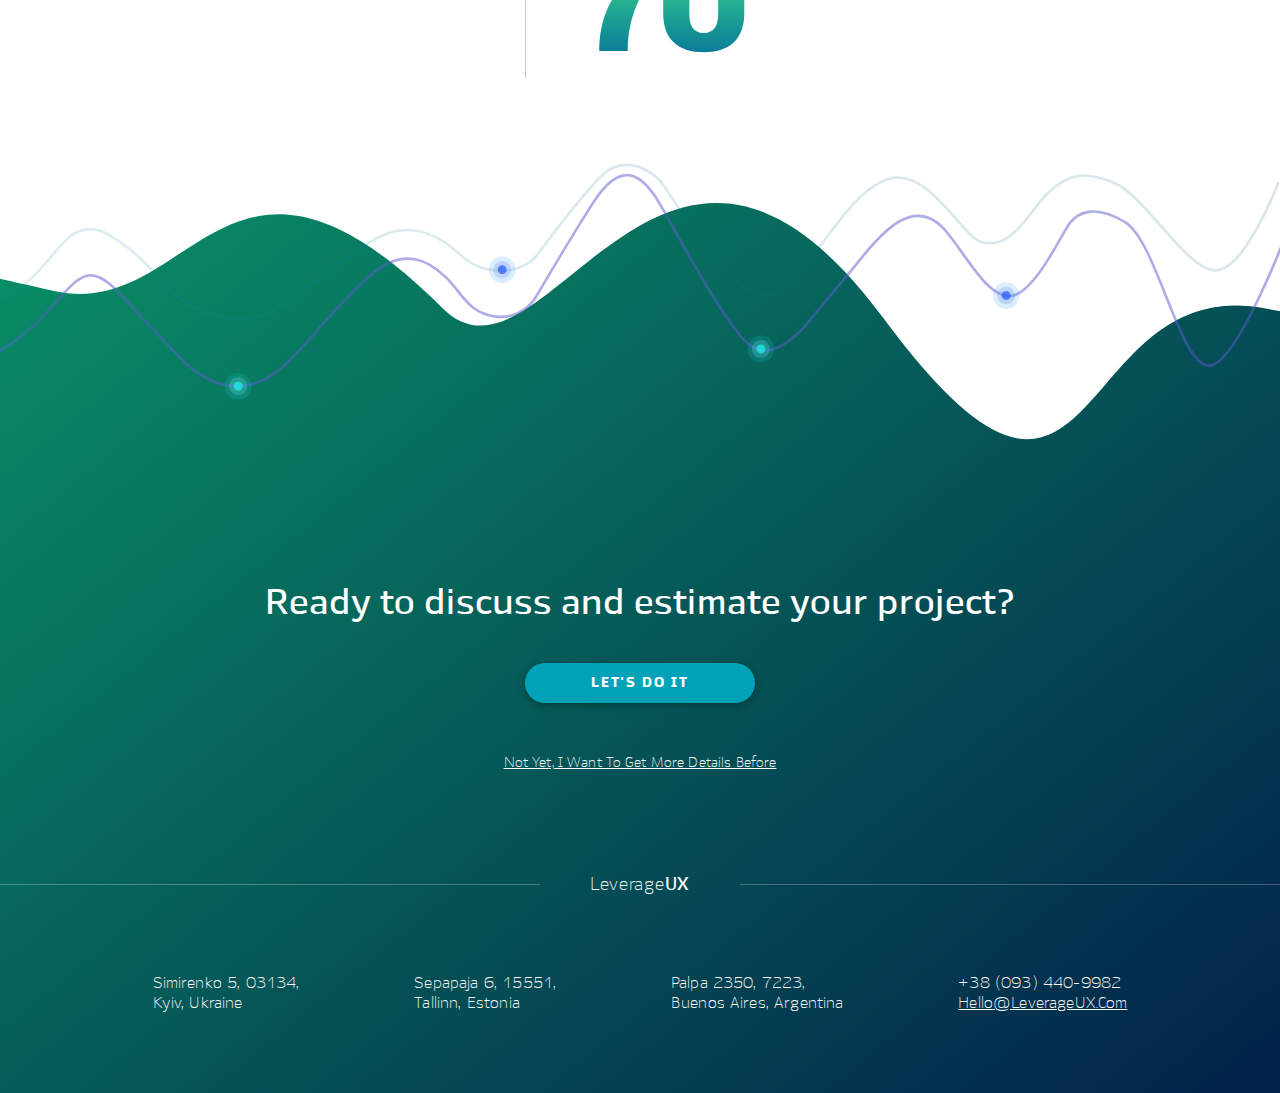
<file: broker.html>
<!DOCTYPE html>
<html lang=ru>
	<head>
		<meta charset="UTF-8">
		<meta name="viewport" content="width=device-width, initial-scale=1">
		<meta name="theme-color" content="#f9f9f9">
		<meta name="description" content="BrokerEngine">

		<link rel="icon" href="favicon.ico" type="img/favicon.ico" />
		<link rel="stylesheet" href="https://fonts.googleapis.com/css?family=Roboto">
		<link rel="stylesheet" href="css/fonts.css">
		<link rel="stylesheet" href="css/normalize.css">
		<link rel="stylesheet" href="css/global.css">
		<link rel="stylesheet" href="css/showcases.css">
		<link rel="stylesheet" href="css/broker.css">

		<script src="https://ajax.googleapis.com/ajax/libs/jquery/3.4.1/jquery.min.js"></script>
		<script src="js/main.js"></script>
    
		<title>BrokerEngine</title>
	</head>
	<body class="showcase broker__page">
		<header class="header animated">
			<div class="header__container">
				<div class="header__block header__block_logo">
					<a class="header__logo animated" href="./">Leverage<span>UX</span></a>
					<a id="btn_ep" href="./estimate.html" class="btn header__btn_ep">Estimate Project</a>
					<div id="btn_om" class="header__btn_om">
						<span></span><span></span><span></span>
					</div>
				</div>
				<div class="header__block header__block_menu">
	    		<nav id="menu" class="header__menu">
	    			<div class="menu__btn_back">
	    				<svg class="btn__back" width="32" height="20" viewBox="0 0 32 20" xmlns="http://www.w3.org/2000/svg">
							<path d="M1.38527 8.61473H27.2708L21.0941 2.43768C20.553 1.89688 20.553 1.01961 21.0941 0.478895C21.6352 -0.0622196 22.5125 -0.0622196 23.0528 0.478895L31.5942 9.02041C32.1353 9.56121 32.1353 10.4386 31.5942 10.9792L23.0528 19.5211C22.7823 19.7917 22.4279 19.9269 22.0735 19.9269C21.7191 19.9269 21.3646 19.7917 21.0941 19.5211C20.553 18.9803 20.553 18.103 21.0941 17.5624L27.2708 11.385H1.38527C0.620314 11.385 0 10.7648 0 9.99984C0 9.23489 0.620234 8.61473 1.38527 8.61473Z"/>
						</svg>
	    			</div>
	  				<div class="header__menu_link active">
	    				<img class="menu__link_img" src="./img/port.svg" alt="portfolio">
	    				<a href="./portfolio.html">Portfolio</a>
	    				<div class="link__line active"></div>
	    			</div>
	    			<div class="header__menu_link">
	    				<img class="menu__link_img" src="./img/des.svg" alt="design">
	    				<a href="./design-process.html">Design Process</a>
	    				<div class="link__line"></div>
	    			</div>
	    			<div class="header__menu_link">
	    				<img class="menu__link_img" src="./img/pric.svg" alt="pricing">
	    				<a href="./pricing.html">Pricing</a>
	    				<div class="link__line"></div>
	    			</div>
	    			<div class="header__menu_link">
	    				<img class="menu__link_img" src="./img/about.svg" alt="about">
	    				<a href="./about.html">About</a>
	    				<div class="link__line"></div>
	    			</div>
	    			<div class="header__menu_line"></div>
	    		</nav>
	  		</div>
	  		<div class="menu__back"></div>
  		</div>
		</header>
		
		<main class="content">
			<section class="content__section section__hero">
				<div class="hero__info">
					<h1 class="hero__title"><img src="./img/showcases/broker/logo.png" alt="BrokerEngine"></h1>
					<p class="hero__descr">How we helped BrokerEngine <br>to create new effective tools <br>for BrokerEngine Web Application</p>
				</div>
				<div class="hero__lines"></div>
			</section>

			<section class="content__section section__summary">
				<div class="showcase__title">
					<img src="./img/showcases/insight/summary.svg" alt="summary">
					<h2>Summary</h2>
				</div>
				<div class="summary__container">
					<div class="summary__block summary__block-info">
						<h4>Scope</h4>
						<p>UI/UX Design, Web App Design, <br>Responsive Design, FinTech Design</p>
						<h4>Timeline</h4>
						<p>2+ months</p>
						<h4>Budget</h4>
						<p>$10k+</p>
						<h4>Interested?</h4>
						<a href="./estimate.html">Estimate a project</a>
					</div>
					<div class="summary__block summary__block-descr">
						<img src="./img/showcases/broker/sum_descr.svg" alt="icon">
						<p><b>BrokerEngine</b> is the first and only <br>mortgage broker software guaranteed to <br>grow your revenue while working fewer <br>hours, with push-button automation and <br>workflows that free you up to focus on <br>your highest-value activities.<br>
						<br>Our team has worked on 3 projects:<br></p>
						<p><b>1.</b> BrokerVision - broker-client <br>collaboration tool<br></p>
						<p><b>2.</b> Presentation Builder<br></p>
						<p><b>3.</b> BrokerWizard - tool for no-hassle <br>work with deal data</p>
					</div>
				</div>
			</section>

			<section class="content__section section__comment">
				<img src="./img/showcases/mark_1.svg" alt="mark_1">
				<div class="comment">
					Automating the automatable, so you can free up the broker and team for higher-value <br>client-facing activity
				</div>
				<img src="./img/showcases/mark_2.svg" alt="mark_2">
				<div class="comment__lines"></div>
			</section>

			<section class="content__section section__goals">
				<img src="./img/showcases/insight/goals.svg" alt="goals">
				<div class="goals__container">
					<div class="goals__block goals__block-project">
						<h3>Project goals</h3>
						<p class="goal goal_1">Upgrade overall product style, look and feel, <br>as our client said: “to make it sexy”</p>
						<p class="goal goal_2">Design An effective collaboration tool that helps <br>customers and brokers in a quick and easy way <br>to communicate and collect all the data <br>that is needed for getting a mortgage</p>
						<p class="goal goal_3">Create a tool for easy presentation creation <br>for brokers</p>
						<p class="goal goal_4">Simplify the user experience <br>for the BrokerWizard tool</p>
					</div>
					<div class="goals__block goals__block-business">
						<h3>Business Goals</h3>
						<p class="goal goal_1">Present new tools to the market to get <br>new customers and retain the old one</p>
						<p class="goal goal_2">To convince new customers by demonstrating <br>easy-to-use new products</p>
					</div>
				</div>
			</section>

			<section class="content__section section__challenges">
				<div class="showcase__title showcase__title-line">
					<img src="./img/showcases/insight/challenges.svg" alt="challenges">
					<h2>Project Challenges</h2>
					<div class="title__line"></div>
				</div>
				<div class="challenges__container">
					<img class="rocket" src="./img/showcases/broker/rocket.svg" alt="rocket">
					<p class="challenge challenge__right challenge_1">Update design style based on <br>the initial requirements and <br>industry standards</p>
					<p class="challenge challenge__left challenge_2">Help brokers and customers collect <br>and keep all the needed details and <br>data in one place so As not to lose <br>smth during the communication</p>
					<p class="challenge challenge__right challenge_3">Rethink the presentation <br>creation approach specifically <br>for Brokers</p>
					<p class="challenge challenge__left challenge_4">Decide on how to simplify the user <br>experience for a Wizard tool</p>
				</div>
			</section>

			<section class="content__section section__approach">
				<div class="showcase__title">
					<img src="./img/showcases/insight/approach.svg" alt="approach">
					<h2>Our Approach</h2>
					<div class="title__line-approach"></div>
					<p class="approach__descr">Together with our customer we’ve used a mix of lean <br>and data-driven approaches.</p>
				</div>
				<div class="approach__container">
					<div class="approach__steps">	
						<img class="steps__img" src="./img/showcases/broker/steps.svg" alt="steps">
						<div class="approach__steps_descr">
							<div class="approach__steps_block step_1">
								<div class="step__block">
									<h3 class="step__title"><span class="step__number">1. </span>Discovery &amp; Strategy</h3>
									<p class="step_descr">Understand the business, customers, <br>product, and market. <br>Business and project requirements review, <br>Plan to go, Product Audit.</p>
								</div>
							</div>
							<div class="approach__steps_block step_2">
								<div class="step__block">
									<h3 class="step__title"><span class="step__number">2. </span>Product definition</h3>
									<p class="step_descr">Define the product: revisited and created User Flow, <br>Informational Architecture and features.</p>
									<div class="step_tegs">
										<span class="teg purple">Discuss</span>
										<span class="teg yellow">Define</span>
										<span class="teg pink">Design</span>
										<span class="teg green">Check</span>
									</div>
								</div>
							</div>
							<div class="approach__steps_block step_3">
								<div class="step__block">
									<h3 class="step__title"><span class="step__number">3. </span>Visual design</h3>
									<p class="step_descr">Brand visual identity, high fidelity mockups, <br>specs, and metrics.</p>
									<div class="step_tegs">
										<span class="teg purple">Discuss</span>
										<span class="teg yellow">Define</span>
										<span class="teg pink">Design</span>
										<span class="teg green">Check</span>
									</div>
								</div>
							</div>
							<div class="approach__steps_block step_4">
								<div class="step__block">
									<h3 class="step__title"><span class="step__number">4. </span>Deliverables</h3>
									<p class="step_descr">Delivering development assets, <br>graphics, icons, etc.</p>
								</div>
							</div>
						</div>
					</div>
				</div>	
			</section>
			
			<div class="showcase__title">
				<img src="./img/showcases/solutions.svg" alt="solutions">
				<h2>Our solutions</h2>
			</div>
			<section class="content__section section__board section__board-right section__updated">
				<div class="section__container section__container_img"></div>
				<div class="section__container section__container_text">
					<h3 class="section__title">Updated Overall <br>Look and Feel</h3>
					<p class="section__description">LeverageUX team has updated old-fashioned style 
						<br>to elegant & minimalistic design with right 
						<br>priorities and accents using the basic 
						<br>style requirements and our creativeness.
						</p>				
				</div>
				<div class="img__block img__lines"></div>
			</section>

			<section class="content__section section__board section__board-left section__visual">
				<div class="section__container section__container_img"></div>
				<div class="section__container section__container_text">
					<h3 class="section__title">Revisited the broker-client <br>collaboration approach</h3>
					<p class="section__description">We have revisited the process of collaboration <br>between broker and client, made it more smooth and <br>organized for both sides. Now it, using the system, <br>broker and client could get to their aim - <br>get a mortgage - faster and easier.
						</p>
				</div>
				<div class="img__block img__lines"></div>
			</section>

			<section class="content__section section__board section__board-right section__driven">
				<div class="section__container section__container_img"></div>
				<div class="section__container section__container_text">
					<h3 class="section__title">Simplified the User Experience <br>for Templates Creation <br>and Communication</h3>
					<p class="section__description">Our design team has collected all the inputs from the <br>industry experts and defined the key priority things <br>we need to improve the user experience. We’ve accented <br>our attention on templates for brokers and <br>quick communication between broker and client.</p>
				</div>
				<div class="img__block img__lines"></div>
			</section>

			<section class="content__section section__results">
				<div class="showcase__title showcase__title-line">
					<img src="./img/showcases/results.svg" alt="results">
					<h2>Results</h2>
					<div class="title__line"></div>
				</div>
				<div class="results__container">
					<div class="results__block results__block-final">
						<h3>Final Deliverables</h3>
						<img src="./img/showcases/results__desk.svg" alt="icon">
						<h4>3 Web-applications:</h4>
						<div class="applic"><span>BrokerVision</span></div>
						<div class="applic"><span>PresentationBuilder</span></div>
						<div class="applic"><span>BrokerWizard</span></div>
					</div>
					<div class="results__block results__block-descr">
						<p>BrokerEngine is our long-term partner and <br>the tools we are helping to deliver, help brokers <br>to optimize their working process, <br>make everything more organized.</p>
						<p>With the help of BrokerEngine Apps, their <br>customers can increase their revenue decreasing <br>the working time up to</p>
						<img src="./img/showcases/broker/price.svg" alt="price">
					</div>
				</div>
			</section>
		</main>

		<footer class="footer">
			<div class="lines__block footer__lines"></div>
			<div class="footer__block footer__block_first">
				<h3 class="footer__title">Ready to discuss and estimate your project?</h3>
				<a href="./estimate.html" id="btn_fr" class="btn footer__btn">Let's do it</a>
				<p id="popOp" class="footer__link">Not yet, I want to get more details before</p>
			</div>
			<div class="footer__block footer__block_second">
				<div class="footer__block_logo">
					<div class="footer__line footer__line_left"></div>
					<a class="footer__logo" href="./">Leverage<span>UX</span></a>
					<div class="footer__line footer__line_right"></div>
				</div>
				<div class="footer__contacts">
					<div class="contacts__block">
						<p>Simirenko 5, 03134, <br>Kyiv, Ukraine</p>
					</div>
					<div class="contacts__block">
						<p>Sepapaja 6, 15551, <br>Tallinn, Estonia</p>
					</div>
					<div class="contacts__block">
						<p>Palpa 2350, 7223, <br>Buenos Aires, Argentina</p>
					</div>
					<div class="contacts__block">
						<a class="contacts__phone" href="tel:+380934409982">+38 (093) 440-9982</a>
						<a class="contacts__email" href="mailto:hello@leverageux.com">Hello@LeverageUX.Com</a>
					</div>
				</div>
			</div>
			<div id="regModal" class="modal">
				<div class="modal-content">
					<span class="close">
						<svg xml:space="preserve" enable-background="new 0 0 15 15" height="15px" id="cross" version="1.1" viewBox="0 0 15 15" width="15px" x="0px" xmlns="http://www.w3.org/2000/svg" y="0px">
							<path d="M5.792,7.499L0,0.707l0.708-0.706L7.497,5.79L7.5,5.793L14.293,0L15,0.707L9.207,7.5l0.001,0.001L15,14.293
							l-0.708,0.706L7.503,9.21L7.5,9.207L0.707,15L0,14.293L5.792,7.499L5.792,7.499z"/>
						</svg>
					</span>
					<div class="form">
						<div class="form__block">
							<input type="text" class="validation validation__footer-form" id="nameFooter" name="user_name" placeholder="Name" autofocus>
							<input type="email" class="validation validation__footer-form validation__footer-email" id="emailFooter" name="email" placeholder="Email">
							<textarea class="validation validation__textarea validation__footer-form" id="descrFooter" name="description" placeholder="Give us a short description of the info you want us to provide. Thanks!"></textarea>
							<div class="validation__text validation__text-footer">
								<img src="./img/estimate/invalid.svg" alt="invalid">
								<span class="valid__text valid__text-all_forms">please fill these fields</span>
							</div>
							<button class="btn btn_send" id="formBtnFooter">Let's do it</button>
						</div>
						<div class="send__message">Thanks, your letter sent.</div>
						<div class="notsend__message">Sorry, your letter not sent.</div>
					</div>
				</div>
				<div class="modal__back"></div>
			</div>
		</footer>
		<a href="#" class="scrollup"></span></a>
	</body>
	
</html>
</file>
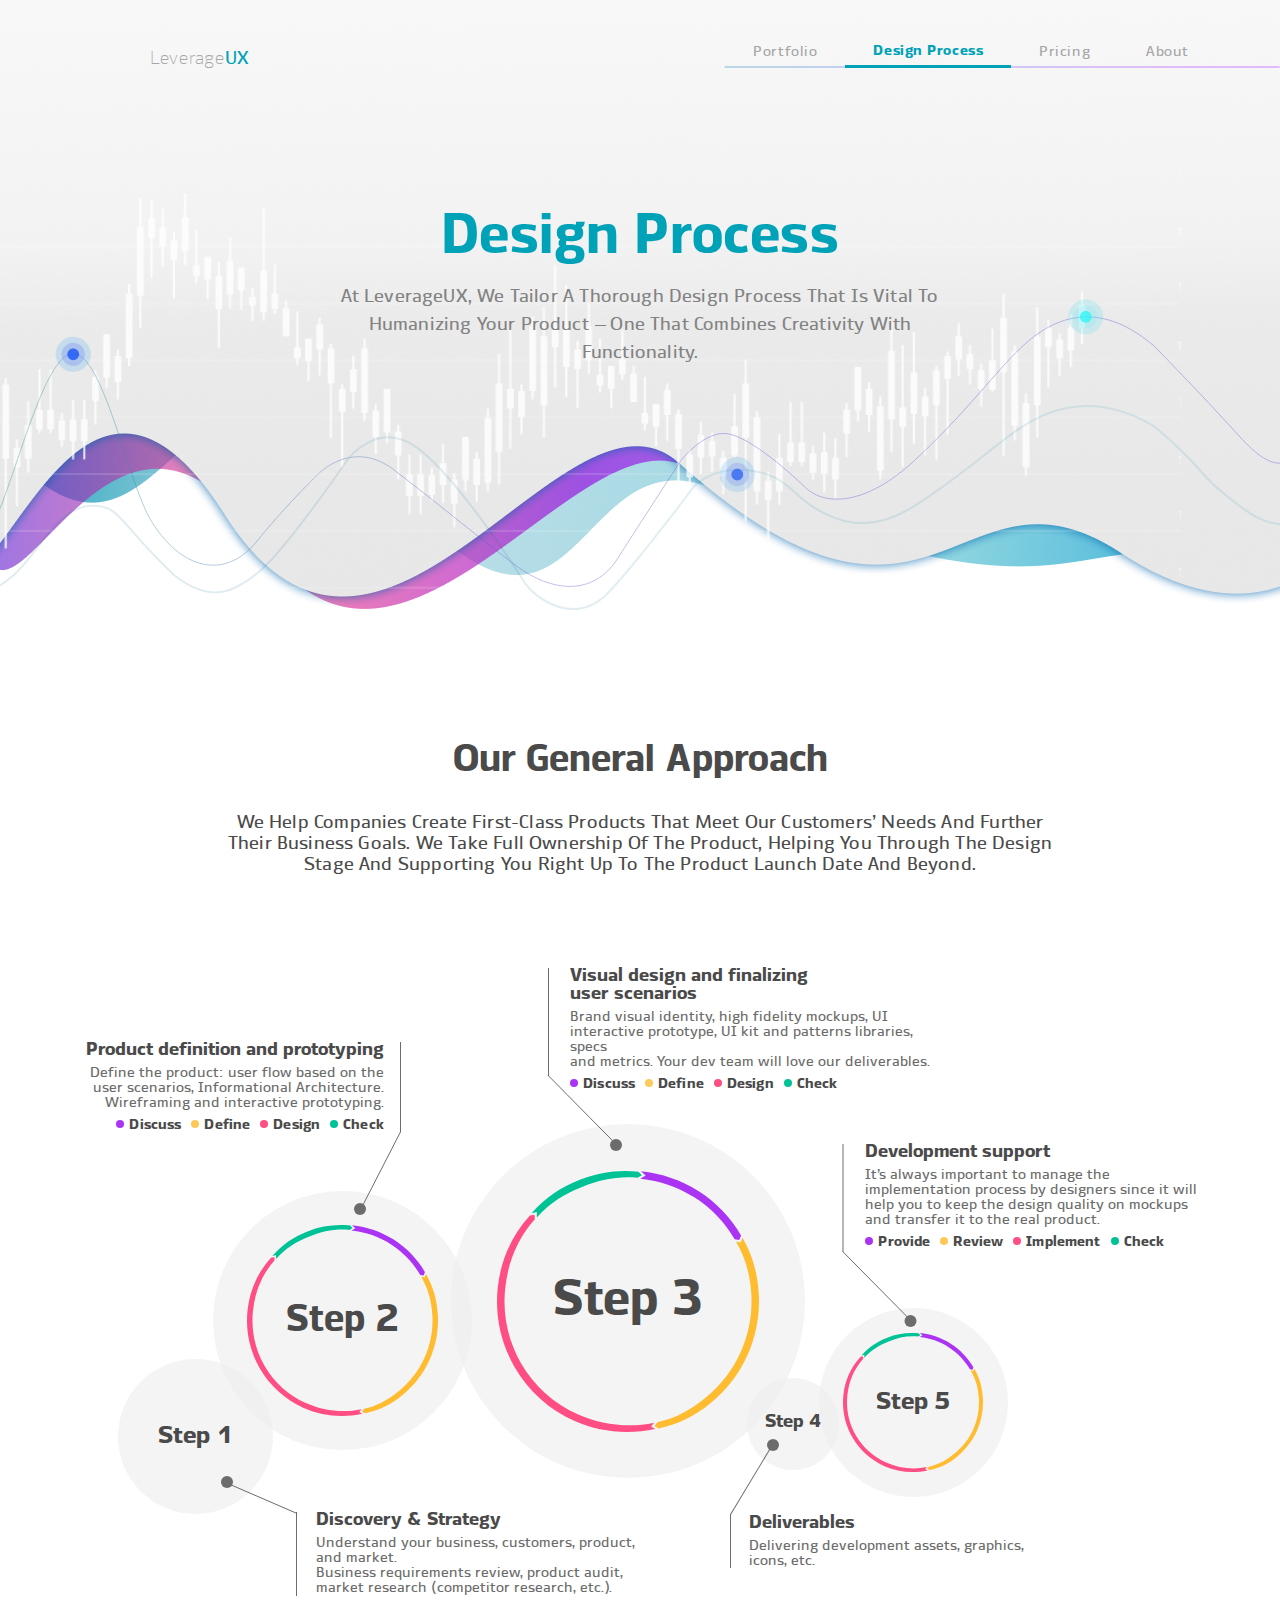
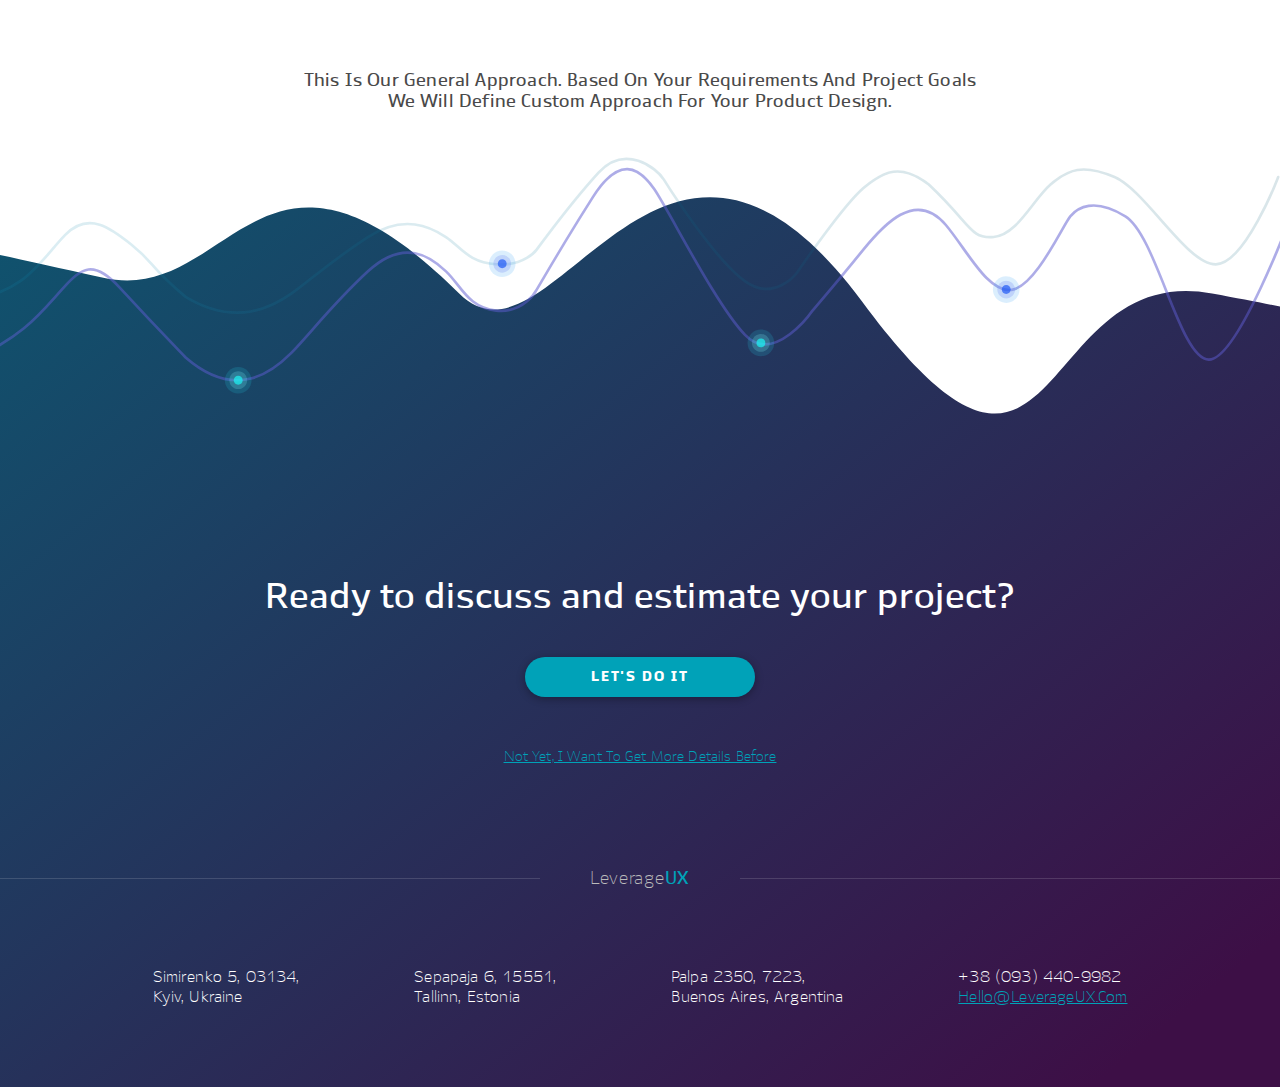
<file: design-process.html>
<!DOCTYPE html>
<html lang=ru>
	<head>
		<meta charset="UTF-8">
		<meta name="viewport" content="width=device-width, initial-scale=1">
		<meta name="theme-color" content="#f9f9f9">
		<meta name="description" content="Design Process">

		<link rel="icon" href="favicon.ico" type="img/favicon.ico" />
		<link rel="stylesheet" href="https://fonts.googleapis.com/css?family=Roboto">
		<link rel="stylesheet" href="css/fonts.css">
		<link rel="stylesheet" href="css/normalize.css">
		<link rel="stylesheet" href="css/global.css">
		<link rel="stylesheet" href="css/design.css">

		<script src="https://ajax.googleapis.com/ajax/libs/jquery/3.4.1/jquery.min.js"></script>
		<script src="js/main.js"></script>
    
		<title>Design Process</title>
	</head>
	<body class="design__page">
		<header class="header animated">
			<div class="header__container">
				<div class="header__block header__block_logo">
					<a class="header__logo animated" href="./">Leverage<span>UX</span></a>
					<a id="btn_ep" href="./estimate.html" class="btn header__btn_ep">Estimate Project</a>
					<div id="btn_om" class="header__btn_om">
						<span></span><span></span><span></span>
					</div>
				</div>
				<div class="header__block header__block_menu">
	    		<nav id="menu" class="header__menu">
	    			<div class="menu__btn_back">
	    				<svg class="btn__back" width="32" height="20" viewBox="0 0 32 20" xmlns="http://www.w3.org/2000/svg">
							<path d="M1.38527 8.61473H27.2708L21.0941 2.43768C20.553 1.89688 20.553 1.01961 21.0941 0.478895C21.6352 -0.0622196 22.5125 -0.0622196 23.0528 0.478895L31.5942 9.02041C32.1353 9.56121 32.1353 10.4386 31.5942 10.9792L23.0528 19.5211C22.7823 19.7917 22.4279 19.9269 22.0735 19.9269C21.7191 19.9269 21.3646 19.7917 21.0941 19.5211C20.553 18.9803 20.553 18.103 21.0941 17.5624L27.2708 11.385H1.38527C0.620314 11.385 0 10.7648 0 9.99984C0 9.23489 0.620234 8.61473 1.38527 8.61473Z"/>
						</svg>
	    			</div>
	  				<div class="header__menu_link">
	    				<img class="menu__link_img" src="./img/port.svg" alt="portfolio">
	    				<a href="./portfolio.html">Portfolio</a>
	    				<div class="link__line"></div>
	    			</div>
	    			<div class="header__menu_link active">
	    				<img class="menu__link_img" src="./img/des.svg" alt="design">
	    				<a href="./design-process.html">Design Process</a>
	    				<div class="link__line active"></div>
	    			</div>
	    			<div class="header__menu_link">
	    				<img class="menu__link_img" src="./img/pric.svg" alt="pricing">
	    				<a href="./pricing.html">Pricing</a>
	    				<div class="link__line"></div>
	    			</div>
	    			<div class="header__menu_link">
	    				<img class="menu__link_img" src="./img/about.svg" alt="about">
	    				<a href="./about.html">About</a>
	    				<div class="link__line"></div>
	    			</div>
	    			<div class="header__menu_line"></div>
	    		</nav>
	  		</div>
	  		<div class="menu__back"></div>
  		</div>
		</header>
		
		<main class="content">
			<section class="content__section section__hero">
				<h1 class="hero__title">Design Process</h1>
				<p class="hero__descr">At LeverageUX, we tailor a thorough design process that is vital to<br> humanizing your product – one that combines creativity with<br> functionality.</p>
				<div class="hero__lines"></div>
			</section>

			<section class="content__section section__approach">
				<h2 class="approach__container_title">Our General Approach</h2>
				<p class="approach__container_description">We help companies create first-class products that meet our customers’ needs and further their business goals. We take full ownership of the product, helping you through the design stage and supporting you right up to the product launch date and beyond.</p>

				<div class="approach__steps">
					<div class="approach__steps_img">
						<div class="step__img step__img_1">
							<p class="step__img_txt">Step 1</p>
						</div>
						<div class="step__img step__img_2">
							<img class="step__round" src="./img/design/step_round.svg" alt="step_round">
							<p class="step__img_txt">Step 2</p>
						</div>
						<div class="step__img step__img_3">
							<img class="step__round" src="./img/design/step_round.svg" alt="step_round">
							<p class="step__img_txt">Step 3</p>
						</div>
						<div class="step__img step__img_4">
							<p class="step__img_txt">Step 4</p>
						</div>
						<div class="step__img step__img_5">
							<img class="step__round" src="./img/design/step_round.svg" alt="step_round">
							<p class="step__img_txt">Step 5</p>
						</div>
					</div>

					<div class="approach__steps_descr">
						<div class="approach__steps_block step_1">
							<div class="step__block">
								<h3 class="step__title step__title_mobile">Step 1:</h3>
								<h4 class="step__title">Discovery & Strategy</h4>
								<p class="step_descr">Understand your business, customers, product,<br>and market.<br>Business requirements review, product audit,<br>market research (competitor research, etc.).</p>
							</div>
						</div>
						<div class="approach__steps_block step_2">
							<div class="step__block">
								<h3 class="step__title step__title_mobile">Step 2:</h3>
								<h4 class="step__title">Product definition and prototyping</h4>
								<p class="step_descr">Define the product: user flow based on the<br>user scenarios, Informational Architecture.<br>Wireframing and interactive prototyping.</p>
								<div class="step_tegs">
									<span class="teg purple">Discuss</span>
									<span class="teg yellow">Define</span>
									<span class="teg pink">Design</span>
									<span class="teg green">Check</span>
								</div>
							</div>
						</div>
						<div class="approach__steps_block step_3">
							<div class="step__block">
								<h3 class="step__title step__title_mobile">Step 3:</h3>
								<h4 class="step__title">Visual design and finalizing<br>user scenarios</h4>
								<p class="step_descr">Brand visual identity, high fidelity mockups, UI<br>interactive prototype, UI kit and patterns libraries, specs<br>and metrics. Your dev team will love our deliverables.</p>
								<div class="step_tegs">
									<span class="teg purple">Discuss</span>
									<span class="teg yellow">Define</span>
									<span class="teg pink">Design</span>
									<span class="teg green">Check</span>
								</div>
							</div>
						</div>
						<div class="approach__steps_block step_4">
							<div class="step__block">
								<h3 class="step__title step__title_mobile">Step 4:</h3>
								<h4 class="step__title">Deliverables</h4>
								<p class="step_descr">Delivering development assets, graphics,<br>icons, etc.</p>
							</div>
						</div>
						<div class="approach__steps_block step_5">
							<div class="step__block">
								<h3 class="step__title step__title_mobile">Step 5:</h3>
								<h4 class="step__title">Development support</h4>
								<p class="step_descr">It’s always important to manage the<br>implementation process by designers since it will<br>help you to keep the design quality on mockups<br>and transfer it to the real product.</p>
								<div class="step_tegs">
									<span class="teg purple">Provide</span>
									<span class="teg yellow">Review</span>
									<span class="teg pink">Implement</span>
									<span class="teg green">Check</span>
								</div>
							</div>
						</div>
					</div>
				</div>
			</section>

			<div class="design__descr">This is our general approach. Based on your requirements and project goals <br>we will define custom approach for your product design.</div>
		</main>

		<footer class="footer">
			<div class="lines__block footer__lines"></div>
			<div class="footer__block footer__block_first">
				<h3 class="footer__title">Ready to discuss and estimate your project?</h3>
				<a href="./estimate.html" id="btn_fr" class="btn footer__btn">Let's do it</a>
				<p id="popOp" class="footer__link">Not yet, I want to get more details before</p>
			</div>
			<div class="footer__block footer__block_second">
				<div class="footer__block_logo">
					<div class="footer__line footer__line_left"></div>
					<a class="footer__logo" href="./">Leverage<span>UX</span></a>
					<div class="footer__line footer__line_right"></div>
				</div>
				<div class="footer__contacts">
					<div class="contacts__block">
						<p>Simirenko 5, 03134, <br>Kyiv, Ukraine</p>
					</div>
					<div class="contacts__block">
						<p>Sepapaja 6, 15551, <br>Tallinn, Estonia</p>
					</div>
					<div class="contacts__block">
						<p>Palpa 2350, 7223, <br>Buenos Aires, Argentina</p>
					</div>
					<div class="contacts__block">
						<a class="contacts__phone" href="tel:+380934409982">+38 (093) 440-9982</a>
						<a class="contacts__email" href="mailto:hello@leverageux.com">Hello@LeverageUX.Com</a>
					</div>
				</div>
			</div>
			<div id="regModal" class="modal">
				<div class="modal-content">
					<span class="close">
						<svg xml:space="preserve" enable-background="new 0 0 15 15" height="15px" id="cross" version="1.1" viewBox="0 0 15 15" width="15px" x="0px" xmlns="http://www.w3.org/2000/svg" y="0px">
							<path d="M5.792,7.499L0,0.707l0.708-0.706L7.497,5.79L7.5,5.793L14.293,0L15,0.707L9.207,7.5l0.001,0.001L15,14.293
							l-0.708,0.706L7.503,9.21L7.5,9.207L0.707,15L0,14.293L5.792,7.499L5.792,7.499z"/>
						</svg>
					</span>
					<div class="form">
						<div class="form__block">
							<input type="text" class="validation validation__footer-form" id="nameFooter" name="user_name" placeholder="Name" autofocus>
							<input type="email" class="validation validation__footer-form validation__footer-email" id="emailFooter" name="email" placeholder="Email">
							<textarea class="validation validation__textarea validation__footer-form" id="descrFooter" name="description" placeholder="Give us a short description of the info you want us to provide. Thanks!"></textarea>
							<div class="validation__text validation__text-footer">
								<img src="./img/estimate/invalid.svg" alt="invalid">
								<span class="valid__text valid__text-all_forms">please fill these fields</span>
							</div>
							<button class="btn btn_send" id="formBtnFooter">Let's do it</button>
						</div>
						<div class="send__message">Thanks, your letter sent.</div>
						<div class="notsend__message">Sorry, your letter not sent.</div>
					</div>
				</div>
				<div class="modal__back"></div>
			</div>
		</footer>
		<a href="#" class="scrollup"></span></a>
	</body>
	
</html>
</file>
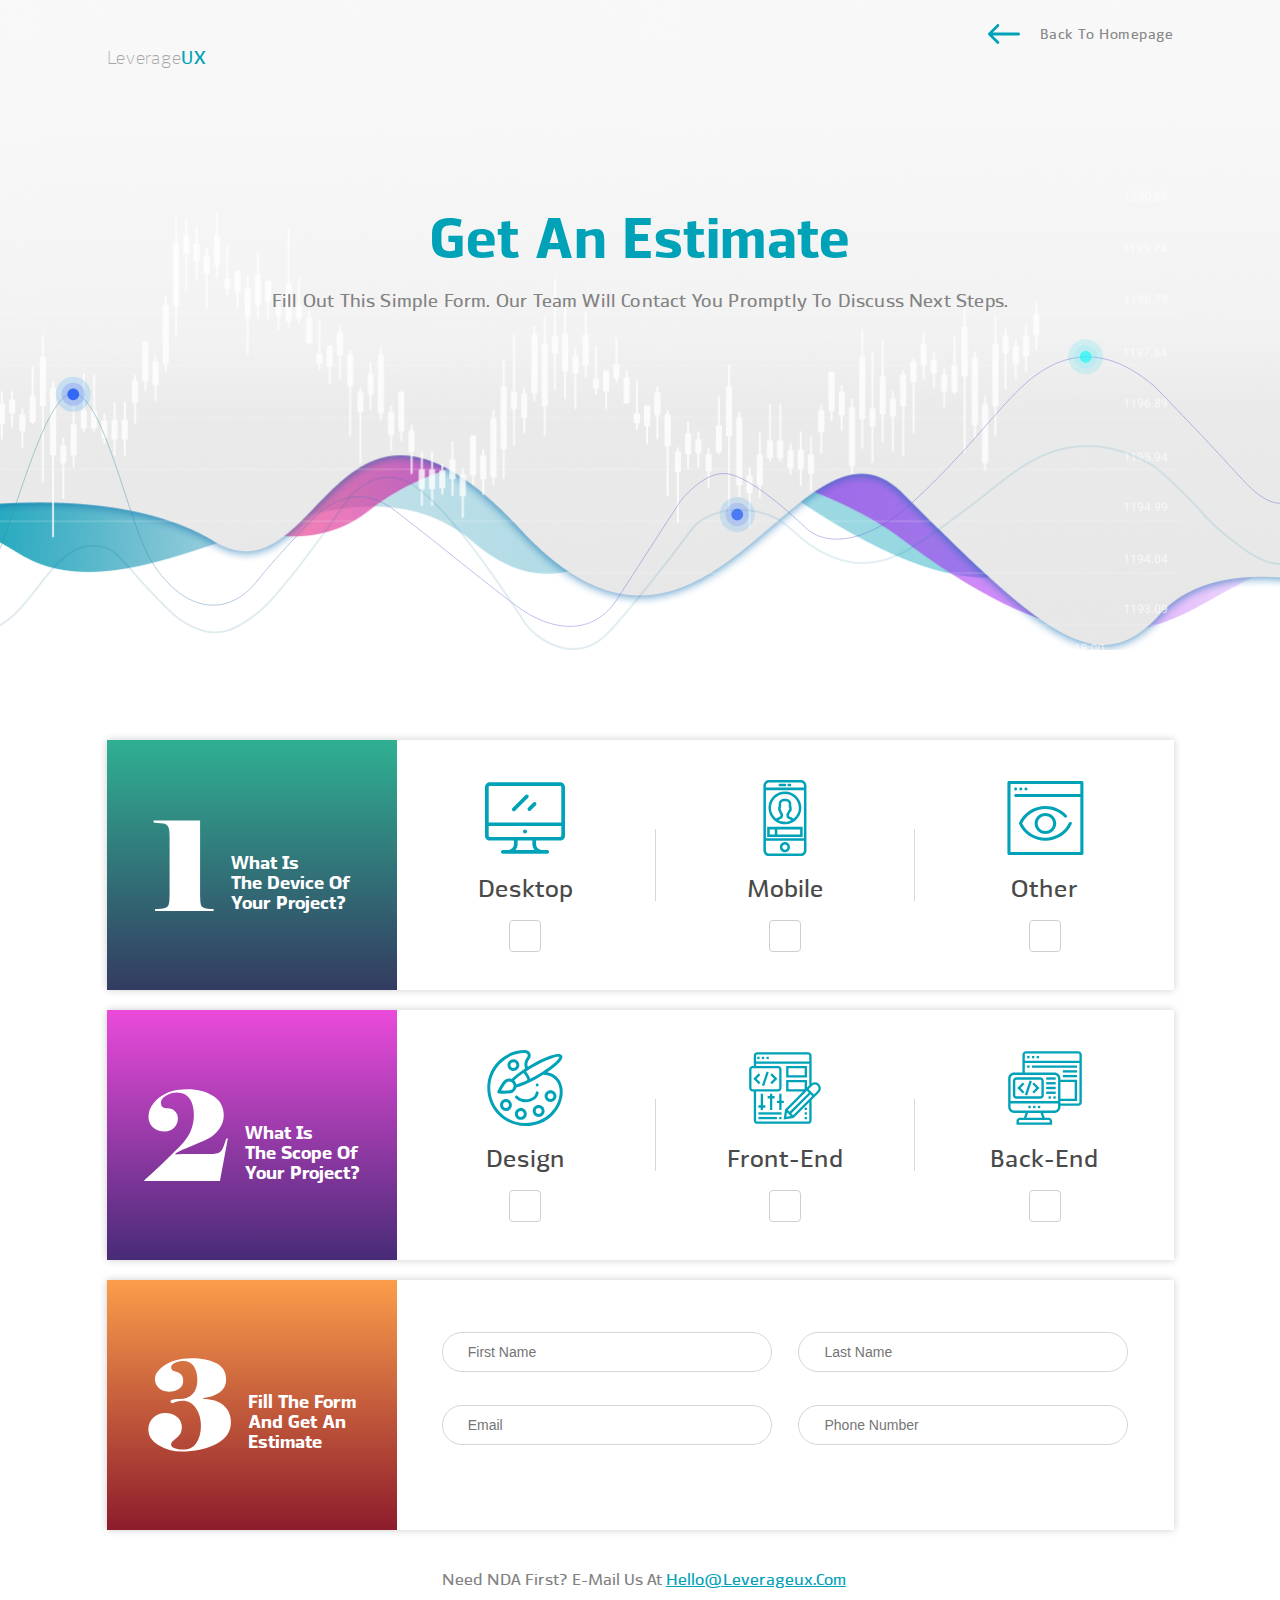
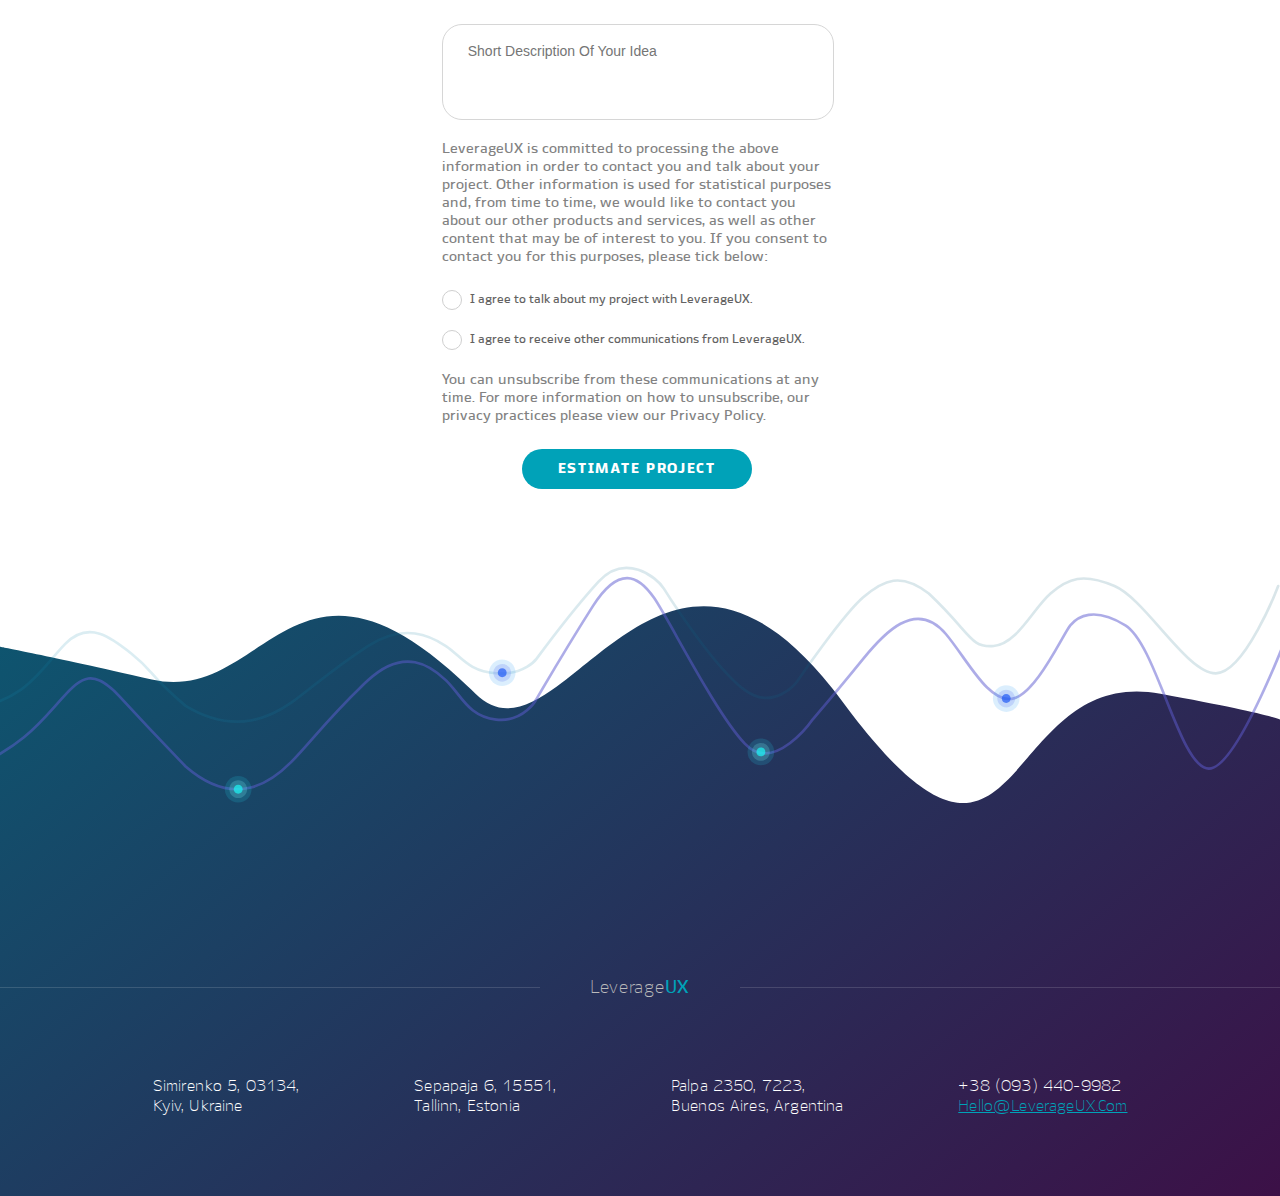
<file: estimate.html>
<!DOCTYPE html>
<html lang=ru>
	<head>
		<meta charset="UTF-8">
		<meta name="viewport" content="width=device-width, initial-scale=1">
		<meta name="theme-color" content="#f9f9f9">
		<meta name="description" content="Estimate">

		<link rel="icon" href="favicon.ico" type="img/favicon.ico" />
		<link rel="stylesheet" href="https://fonts.googleapis.com/css?family=Roboto">
		<link rel="stylesheet" href="css/fonts.css">
		<link rel="stylesheet" href="css/normalize.css">
		<link rel="stylesheet" href="css/global.css">
		<link rel="stylesheet" href="css/estimate.css">

		<script src="https://ajax.googleapis.com/ajax/libs/jquery/3.4.1/jquery.min.js"></script>
		<script src="js/main.js"></script>
		<script src="js/estimate.js"></script>
    
		<title>Estimate</title>
	</head>
	<body class="estimate__page">
		<header class="header animated">
			<div class="header__container">
			<div class="header__block header__block_logo">
				<a class="header__logo animated" href="./">Leverage<span>UX</span></a>
				<a id="btn_ep" href="./estimate.html" class="btn header__btn_ep">Estimate Project</a>
				<div id="btn_om" class="header__btn_om">
					<span></span><span></span><span></span>
				</div>
			</div>
			<div class="header__block header__block_menu">
    		<nav id="menu" class="header__menu">
    			<div class="menu__btn_back">
    				<svg class="btn__back" width="32" height="20" viewBox="0 0 32 20" xmlns="http://www.w3.org/2000/svg">
						<path d="M1.38527 8.61473H27.2708L21.0941 2.43768C20.553 1.89688 20.553 1.01961 21.0941 0.478895C21.6352 -0.0622196 22.5125 -0.0622196 23.0528 0.478895L31.5942 9.02041C32.1353 9.56121 32.1353 10.4386 31.5942 10.9792L23.0528 19.5211C22.7823 19.7917 22.4279 19.9269 22.0735 19.9269C21.7191 19.9269 21.3646 19.7917 21.0941 19.5211C20.553 18.9803 20.553 18.103 21.0941 17.5624L27.2708 11.385H1.38527C0.620314 11.385 0 10.7648 0 9.99984C0 9.23489 0.620234 8.61473 1.38527 8.61473Z"/>
					</svg>
    			</div>
  				<div class="header__menu_link">
    				<img class="menu__link_img" src="./img/port.svg" alt="portfolio">
    				<a href="./portfolio.html">Portfolio</a>
    				<div class="link__line"></div>
    			</div>
    			<div class="header__menu_link">
    				<img class="menu__link_img" src="./img/des.svg" alt="design">
    				<a href="./design-process.html">Design Process</a>
    				<div class="link__line"></div>
    			</div>
    			<div class="header__menu_link">
    				<img class="menu__link_img" src="./img/pric.svg" alt="pricing">
    				<a href="./pricing.html">Pricing</a>
    				<div class="link__line"></div>
    			</div>
    			<div class="header__menu_link">
    				<img class="menu__link_img" src="./img/about.svg" alt="about">
    				<a href="./about.html">About</a>
    				<div class="link__line"></div>
    			</div>
    			<div class="header__menu_line"></div>
    		</nav>
  		</div>
  		<div class="header__block header__block_btn">
  			<a class="btn__back_home" href="./">
    			<svg class="back__home_svg" width="32" height="20" viewBox="0 0 32 20" xmlns="http://www.w3.org/2000/svg">
					<path d="M1.38527 8.61473H27.2708L21.0941 2.43768C20.553 1.89688 20.553 1.01961 21.0941 0.478895C21.6352 -0.0622196 22.5125 -0.0622196 23.0528 0.478895L31.5942 9.02041C32.1353 9.56121 32.1353 10.4386 31.5942 10.9792L23.0528 19.5211C22.7823 19.7917 22.4279 19.9269 22.0735 19.9269C21.7191 19.9269 21.3646 19.7917 21.0941 19.5211C20.553 18.9803 20.553 18.103 21.0941 17.5624L27.2708 11.385H1.38527C0.620314 11.385 0 10.7648 0 9.99984C0 9.23489 0.620234 8.61473 1.38527 8.61473Z"/>
					</svg>
					<span class="back__home_txt">Back to Homepage</span>
				</a>
			</div>
  		<div class="menu__back"></div>
		</header>
		<main class="content">
			<div class="content__section section__hero">
				<h1 class="hero__title">Get an estimate</h1>
				<p class="hero__descr">Fill out this simple form. Our team will contact you promptly to discuss next steps.</p>
				<div class="hero__lines"></div>
			</div>
				
			<div class="estimate__container">
				<div class="estimate__form">
					<div class="estimate__form_block main__form">
						<div class="main__form_block main__form__checkboxes main__block_first">
							<div class="main__block_namber">
								<img class="namber__block_img" src="./img/estimate/1.svg" alt="1">
								<p class="namber__block_txt">What is<br> the device of<br> your project?</p>
							</div>
							<div class="main__block_checkbox">
								<label class="checkbox__block device">
									<img class="checkbox__block_img" src="./img/estimate/desktop.svg" alt="desktop">
									<p class="checkbox__block_name">Desktop</p>
									<input id="desktop" class="checkbox" type="checkbox" name="device" value="Desktop"/>
									<span class="checkbox__check"></span>
								</label>
								<div class="line__block"></div>
								<label class="checkbox__block device">
									<img class="checkbox__block_img" src="./img/estimate/mobile.svg" alt="mobile">
									<p class="checkbox__block_name">Mobile</p>
									<input id="mobile" class="checkbox" type="checkbox" name="device" value="Mobile"/>
									<span class="checkbox__check"></span>
								</label>
								<div class="line__block"></div>
								<label class="checkbox__block device">
									<img class="checkbox__block_img" src="./img/estimate/other.svg" alt="other">
									<p class="checkbox__block_name">Other</p>
									<input id="other" class="checkbox" type="checkbox" name="device" value="Other"/>
									<span class="checkbox__check"></span>
								</label>
							</div>
						</div>

						<div class="main__form_block main__form__checkboxes main__block_second">
							<div class="main__block_namber">
								<img class="namber__block_img" src="./img/estimate/2.svg" alt="2">
								<p class="namber__block_txt">What is<br>the scope of<br>your project?</p>
							</div>
							<div class="main__block_checkbox">
								<label class="checkbox__block scope">
									<img class="checkbox__block_img" src="./img/estimate/design.svg" alt="design">
									<p class="checkbox__block_name">Design</p>
									<input id="design" class="checkbox" type="checkbox" name="scope" value="Design"/>
									<span class="checkbox__check"></span>
								</label>
								<div class="line__block"></div>
								<label class="checkbox__block scope">
									<img class="checkbox__block_img" src="./img/estimate/frontend.svg" alt="frontend">
									<p class="checkbox__block_name">Front-End</p>
									<input id="frontEnd" class="checkbox" type="checkbox" name="scope" value="Front-End"/>
									<span class="checkbox__check"></span>
								</label>
								<div class="line__block"></div>
								<label class="checkbox__block scope">
									<img class="checkbox__block_img" src="./img/estimate/backend.svg" alt="other">
									<p class="checkbox__block_name">Back-End</p>
									<input id="backEnd" class="checkbox" type="checkbox" name="scope" value="Back-End"/>
									<span class="checkbox__check"></span>
								</label>
							</div>
						</div>

						<div class="main__form_block main__form__inputs main__block_third">
							<div class="main__block_namber">
								<img class="namber__block_img" src="./img/estimate/3.svg" alt="3">
								<p class="namber__block_txt">Fill the form<br>and get an<br>estimate</p>
							</div>
							<div class="main__block_inputs">
								<input class="main__input main__input-name validation focus" id="firstName" name="firstName" type="text" placeholder="First Name"/>
								<div class="validation__text validation__text-inputs">
									<img src="./img/estimate/invalid.svg" alt="invalid">
									<span class="valid__text valid__text-name">please enter first name</span>
								</div>
								<input class="main__input main__input-sername validation focus" id="lastName" name="lastName" type="text" placeholder="Last Name"/>
								<div class="validation__text validation__text-inputs">
									<img src="./img/estimate/invalid.svg" alt="invalid">
									<span class="valid__text valid__text-sername">please enter last name</span>
								</div>
								<input class="main__input main__input-email validation focus" id="email" name="email" type="email" placeholder="Email">
								<div class="validation__text validation__text-inputs">
									<img src="./img/estimate/invalid.svg" alt="invalid">
									<span class="valid__text valid__text-email">please enter email</span>
									<span class="valid__text valid__text-email_correct">please enter the correct email</span>
								</div>
								<input class="main__input main__input-phone validation focus" id="phone" name="phone" type="tel" placeholder="Phone Number"/>
								<div class="validation__text validation__text-inputs">
									<img src="./img/estimate/invalid.svg" alt="invalid">
									<span class="valid__text valid__text-phone">please enter phone number</span>
									<span class="valid__text valid__text-phone_correct">please enter the correct phone number</span>
								</div>
								<div class="validation__text validation__text-inputs">
									<img src="./img/estimate/invalid.svg" alt="invalid">
									<span class="valid__text valid__text-all">please fill these fields</span>
								</div>
							</div>
						</div>
					</div>
					<div class="estimate__form_block secondary__form">
						<p class="secondary__form_mailink">Need NDA first? E-mail us at <a href="mailto:hello@leverageux.com">hello@Leverageux.com</a></p>
						<textarea id="descrEstimate" name="description" class="secondary__form_text validation focus" placeholder="Short Description Of Your Idea"></textarea>
						<div class="validation__text validation__text-description"><img src="./img/estimate/invalid.svg" alt="invalid">please fill Description field</div>
						<p class="secondary__form_description">LeverageUX is committed to processing the above information in order to contact you and talk about your project. Other information is used for statistical purposes and, from time to time, we would like to contact you about our other products and services, as well as other content that may be of interest to you. If you consent to contact you for this purposes, please tick below:</p>
						<div class="secondary__form_radio">
							<label class="radio__block" id="project">
								<input class="secondary__radio" type="checkbox" name="checkbox" value="project">
								<span class="radio__check radio__check-project"></span>
								<p class="secondary__radio_name agree__project">I agree to talk about my project with LeverageUX.</p>
							</label>
							<label class="radio__block" id="communications">
								<input class="secondary__radio" type="checkbox" name="checkbox" value="communications">
								<span class="radio__check radio__check-communications"></span>
								<p class="secondary__radio_name agree__communications">I agree to receive other communications from LeverageUX.</p>
							</label>
							<div class="validation__text validation__text-radio"><img src="./img/estimate/invalid.svg" alt="invalid">please choose an agreement type</div>
						</div>

						<p class="secondary__form_description">You can unsubscribe from these communications at any time. For more information on how to unsubscribe, our privacy practices please view our Privacy Policy.</p>
						<button class="btn btn__estimate" id="formBtnEstimate">Estimate Project</button>
					</div>
				</div>
			</div>
		</main>

		<footer class="footer">
			<div class="lines__block footer__lines"></div>
			<div class="footer__block footer__block_first">
				<h3 class="footer__title">Ready to discuss and estimate your project?</h3>
				<a href="./estimate.html" id="btn_fr" class="btn footer__btn">Let's do it</a>
				<p id="popOp" class="footer__link">Not yet, I want to get more details before</p>
			</div>
			<div class="footer__block footer__block_second">
				<div class="footer__block_logo">
					<div class="footer__line footer__line_left"></div>
					<a class="footer__logo" href="./">Leverage<span>UX</span></a>
					<div class="footer__line footer__line_right"></div>
				</div>
				<div class="footer__contacts">
					<div class="contacts__block">
						<p>Simirenko 5, 03134, <br>Kyiv, Ukraine</p>
					</div>
					<div class="contacts__block">
						<p>Sepapaja 6, 15551, <br>Tallinn, Estonia</p>
					</div>
					<div class="contacts__block">
						<p>Palpa 2350, 7223, <br>Buenos Aires, Argentina</p>
					</div>
					<div class="contacts__block">
						<a class="contacts__phone" href="tel:+380934409982">+38 (093) 440-9982</a>
						<a class="contacts__email" href="mailto:hello@leverageux.com">Hello@LeverageUX.Com</a>
					</div>
				</div>
			</div>
			<div id="regModal" class="modal">
				<div class="modal-content">
					<span class="close">
						<svg xml:space="preserve" enable-background="new 0 0 15 15" height="15px" id="cross" version="1.1" viewBox="0 0 15 15" width="15px" x="0px" xmlns="http://www.w3.org/2000/svg" y="0px">
							<path d="M5.792,7.499L0,0.707l0.708-0.706L7.497,5.79L7.5,5.793L14.293,0L15,0.707L9.207,7.5l0.001,0.001L15,14.293
							l-0.708,0.706L7.503,9.21L7.5,9.207L0.707,15L0,14.293L5.792,7.499L5.792,7.499z"/>
						</svg>
					</span>
					<div class="form">
						<div class="form__block">
							<input type="text" class="validation validation__footer-form" id="nameFooter" name="user_name" placeholder="Name" autofocus>
							<input type="email" class="validation validation__footer-form validation__footer-email" id="emailFooter" name="email" placeholder="Email">
							<textarea class="validation validation__textarea validation__footer-form" id="descrFooter" name="description" placeholder="Give us a short description of the info you want us to provide. Thanks!"></textarea>
							<div class="validation__text validation__text-footer">
								<img src="./img/estimate/invalid.svg" alt="invalid">
								<span class="valid__text valid__text-all_forms">please fill these fields</span>
							</div>
							<button class="btn btn_send" id="formBtnFooter">Let's do it</button>
						</div>
						<div class="send__message">Thanks, your letter sent.</div>
						<div class="notsend__message">Sorry, your letter not sent.</div>
					</div>
				</div>
				<div class="modal__back"></div>
			</div>
		</footer>
		<a href="#" class="scrollup"></span></a>
	</body>
	
</html>
</file>
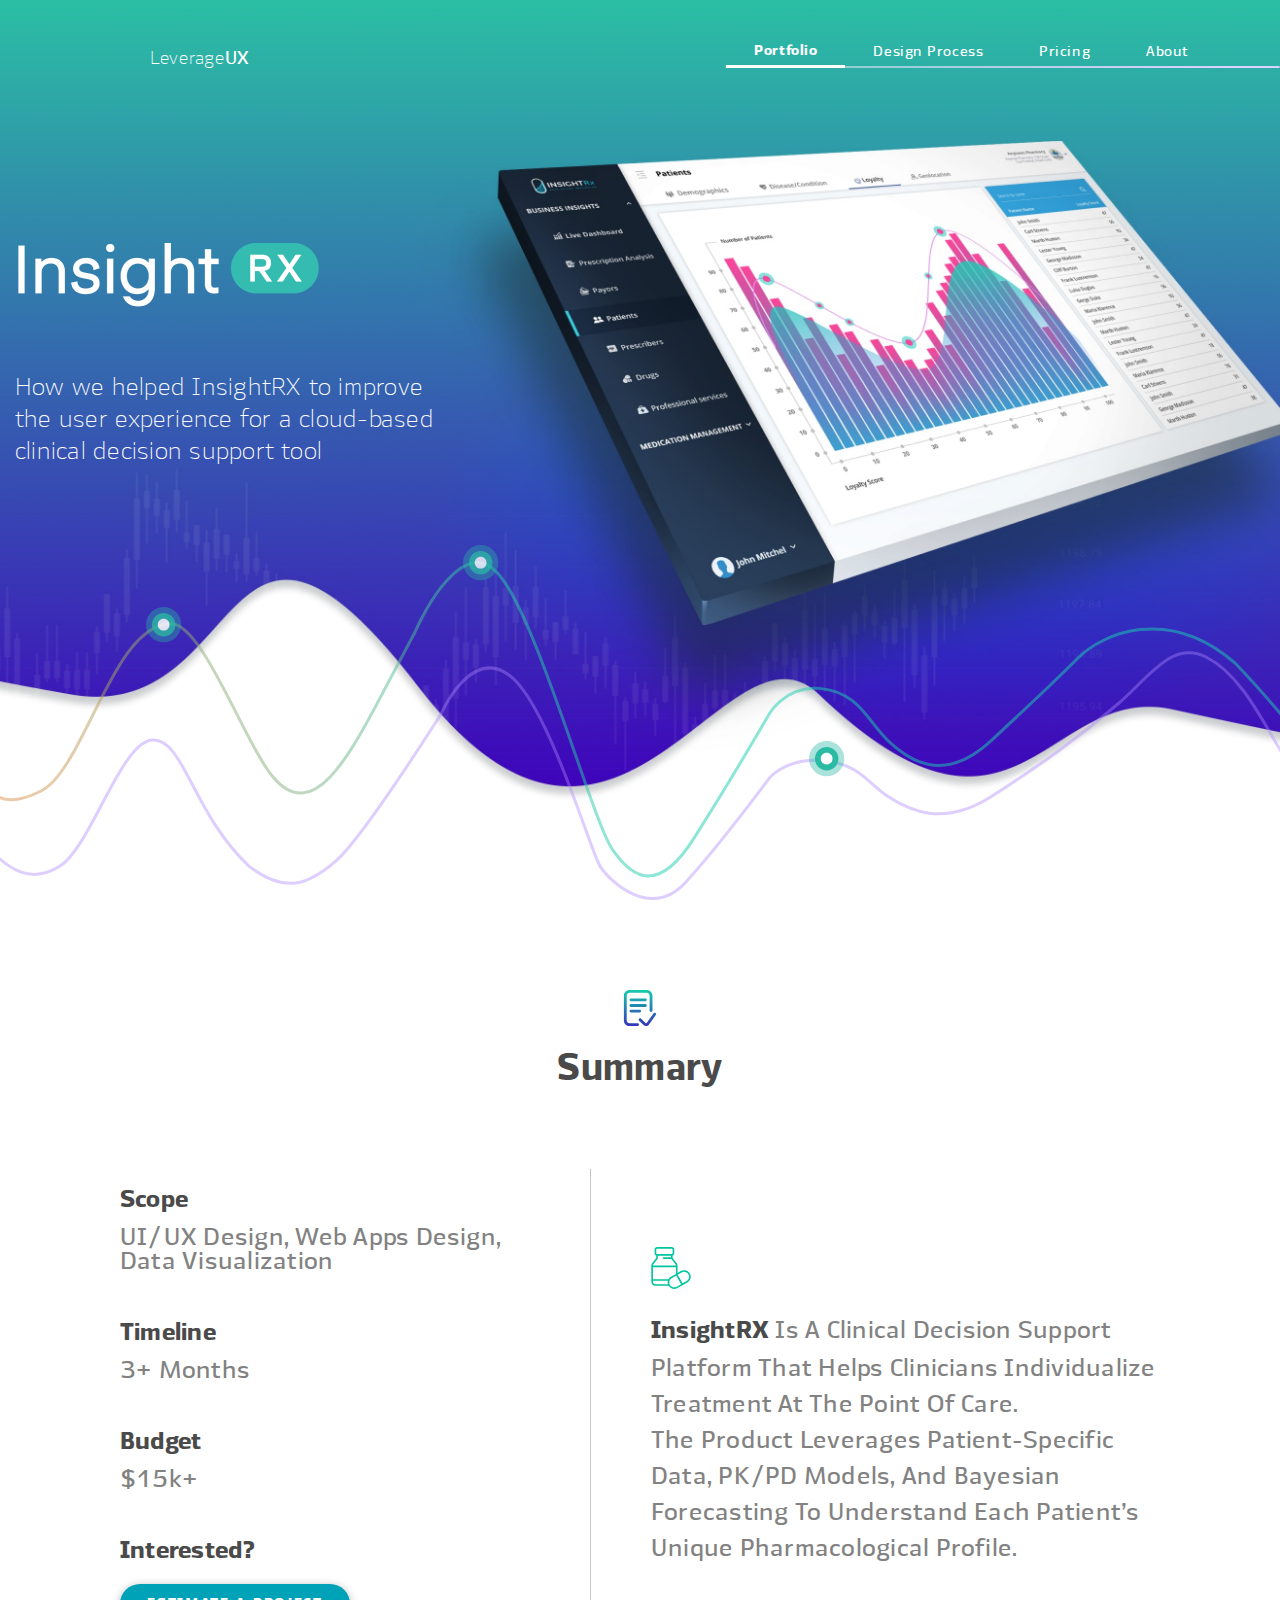
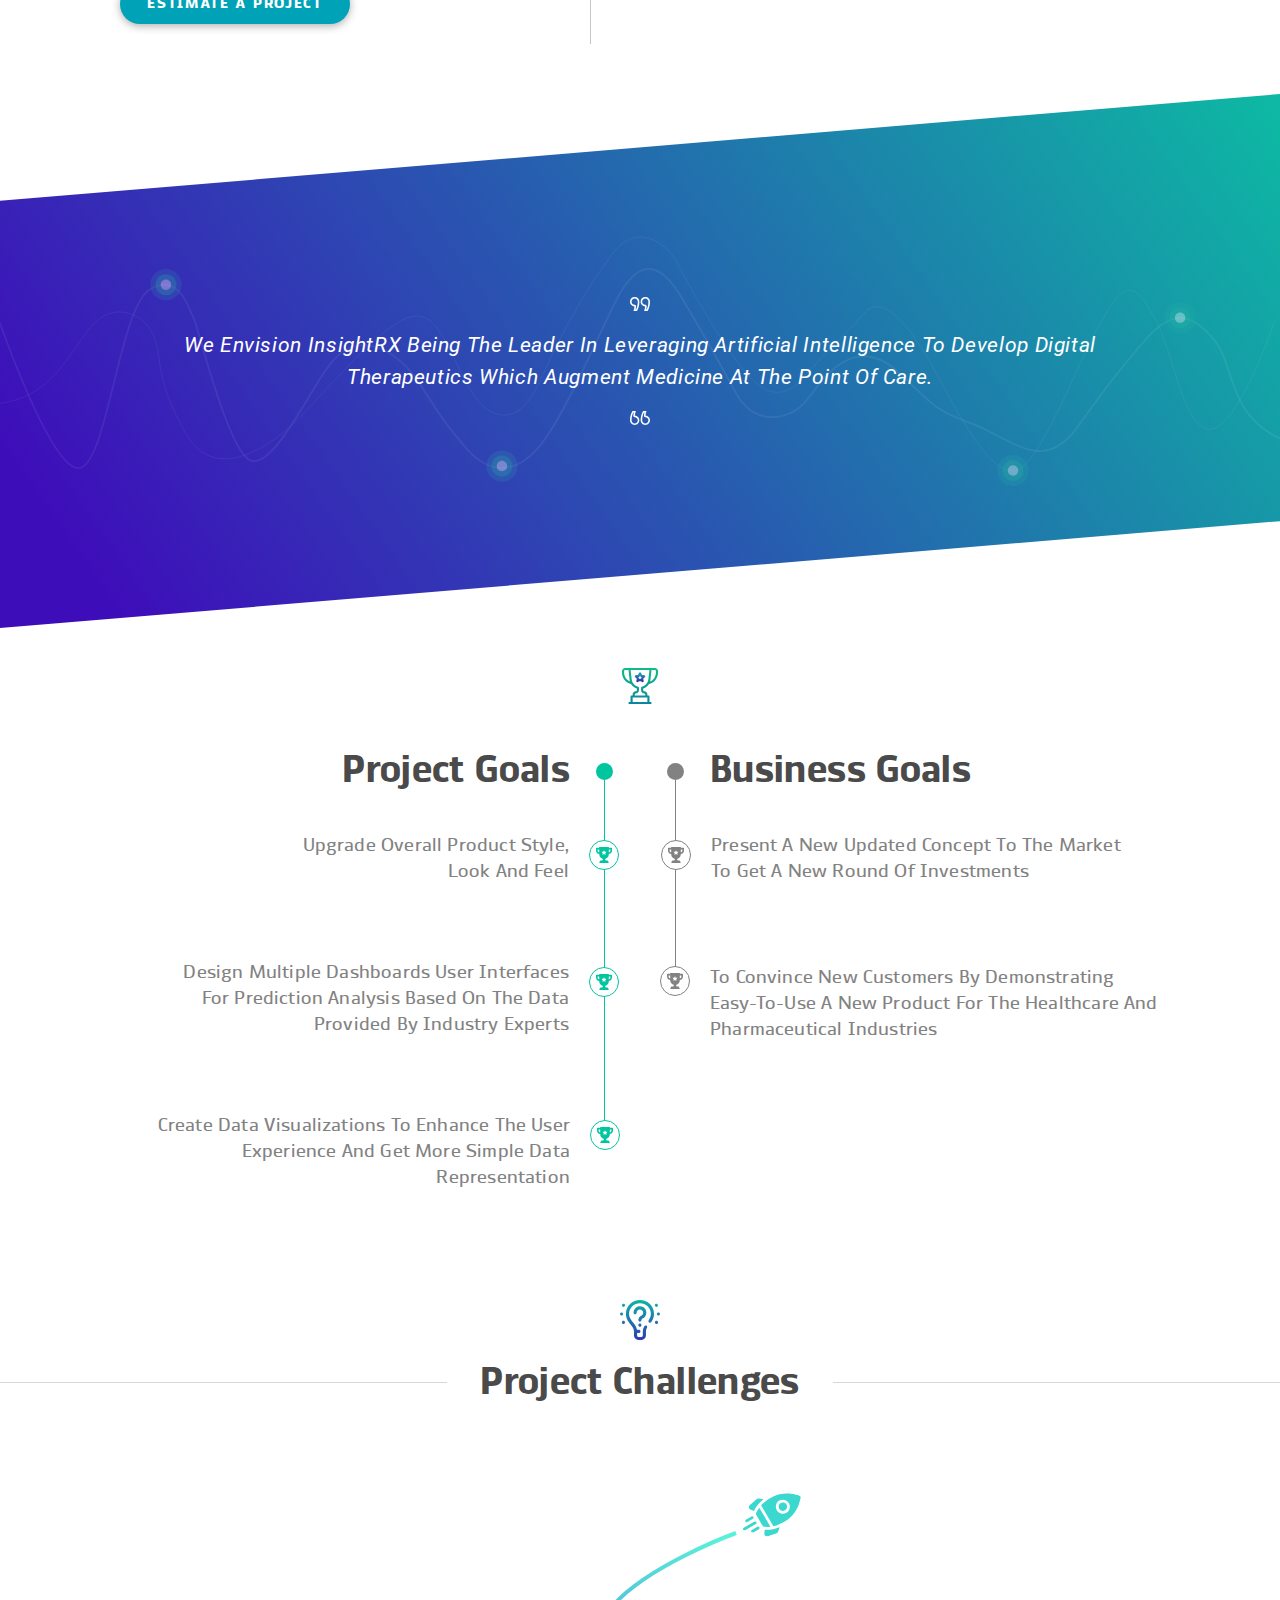
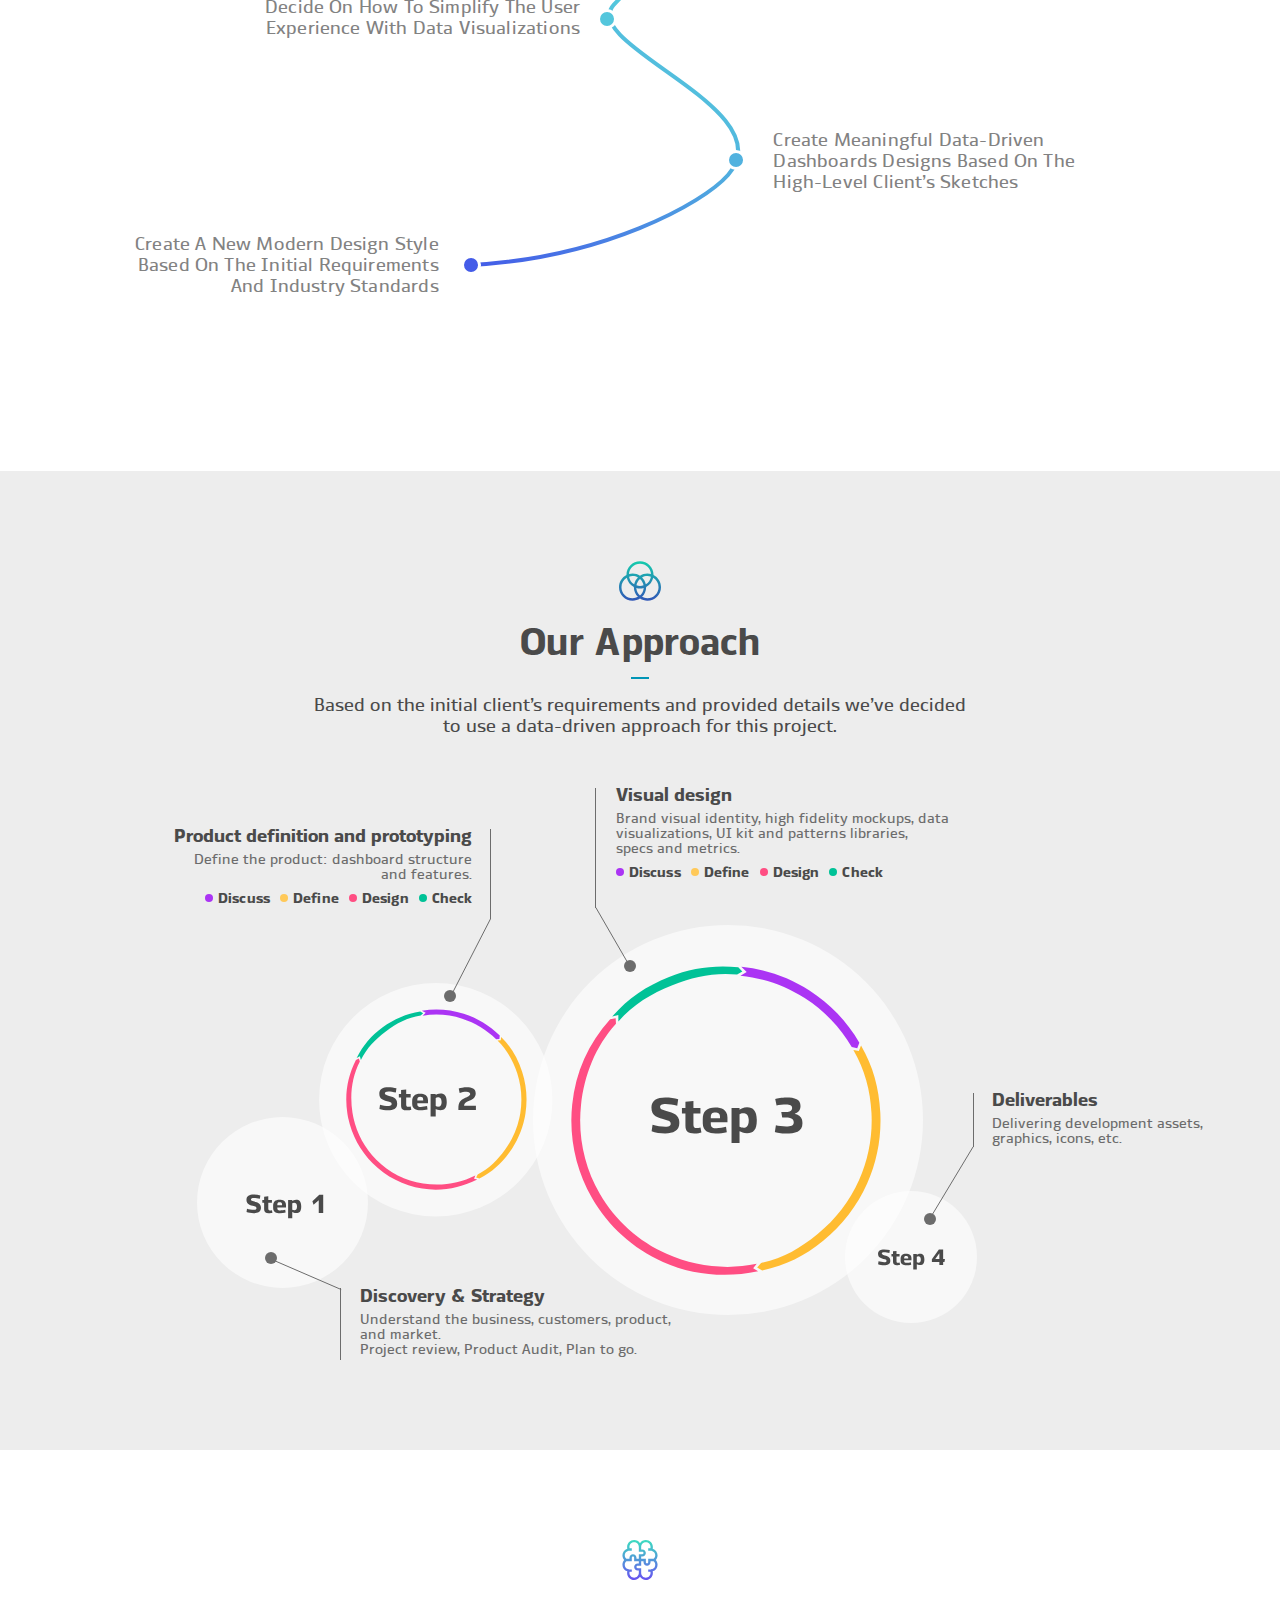
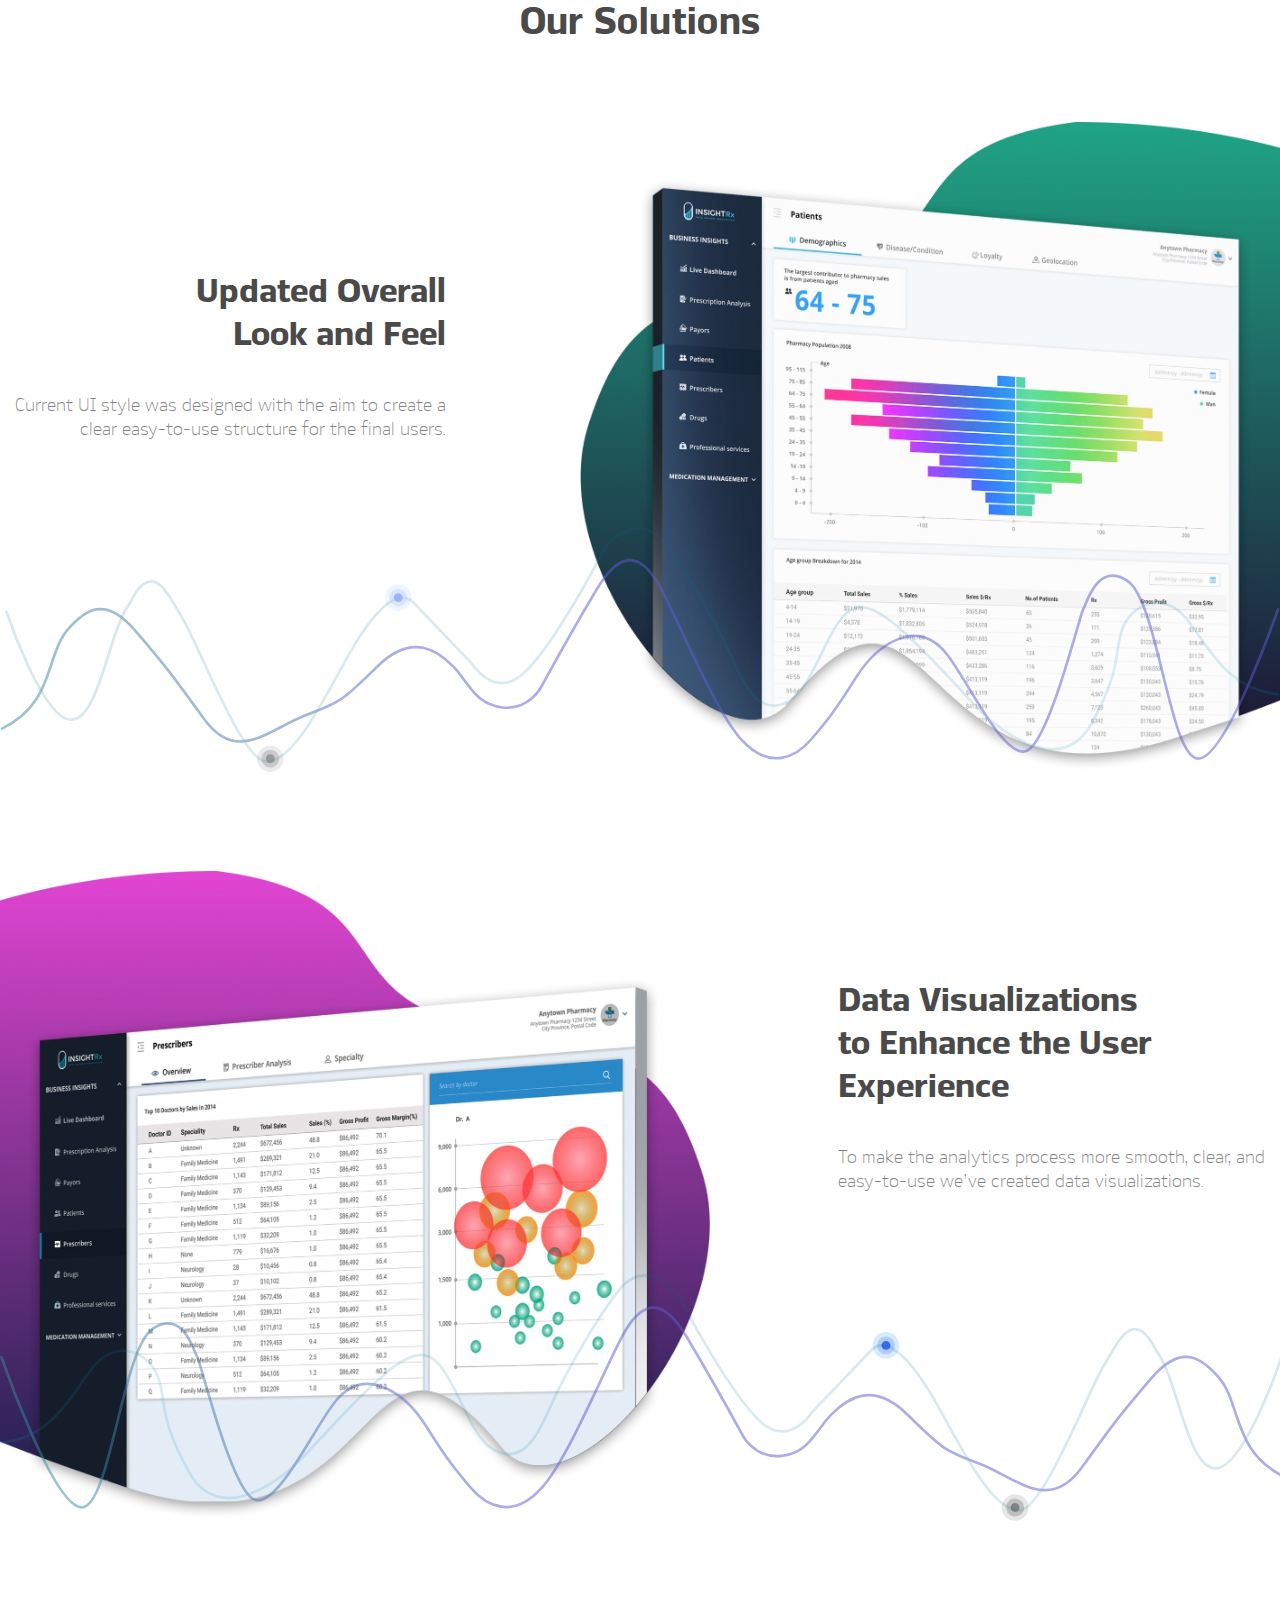
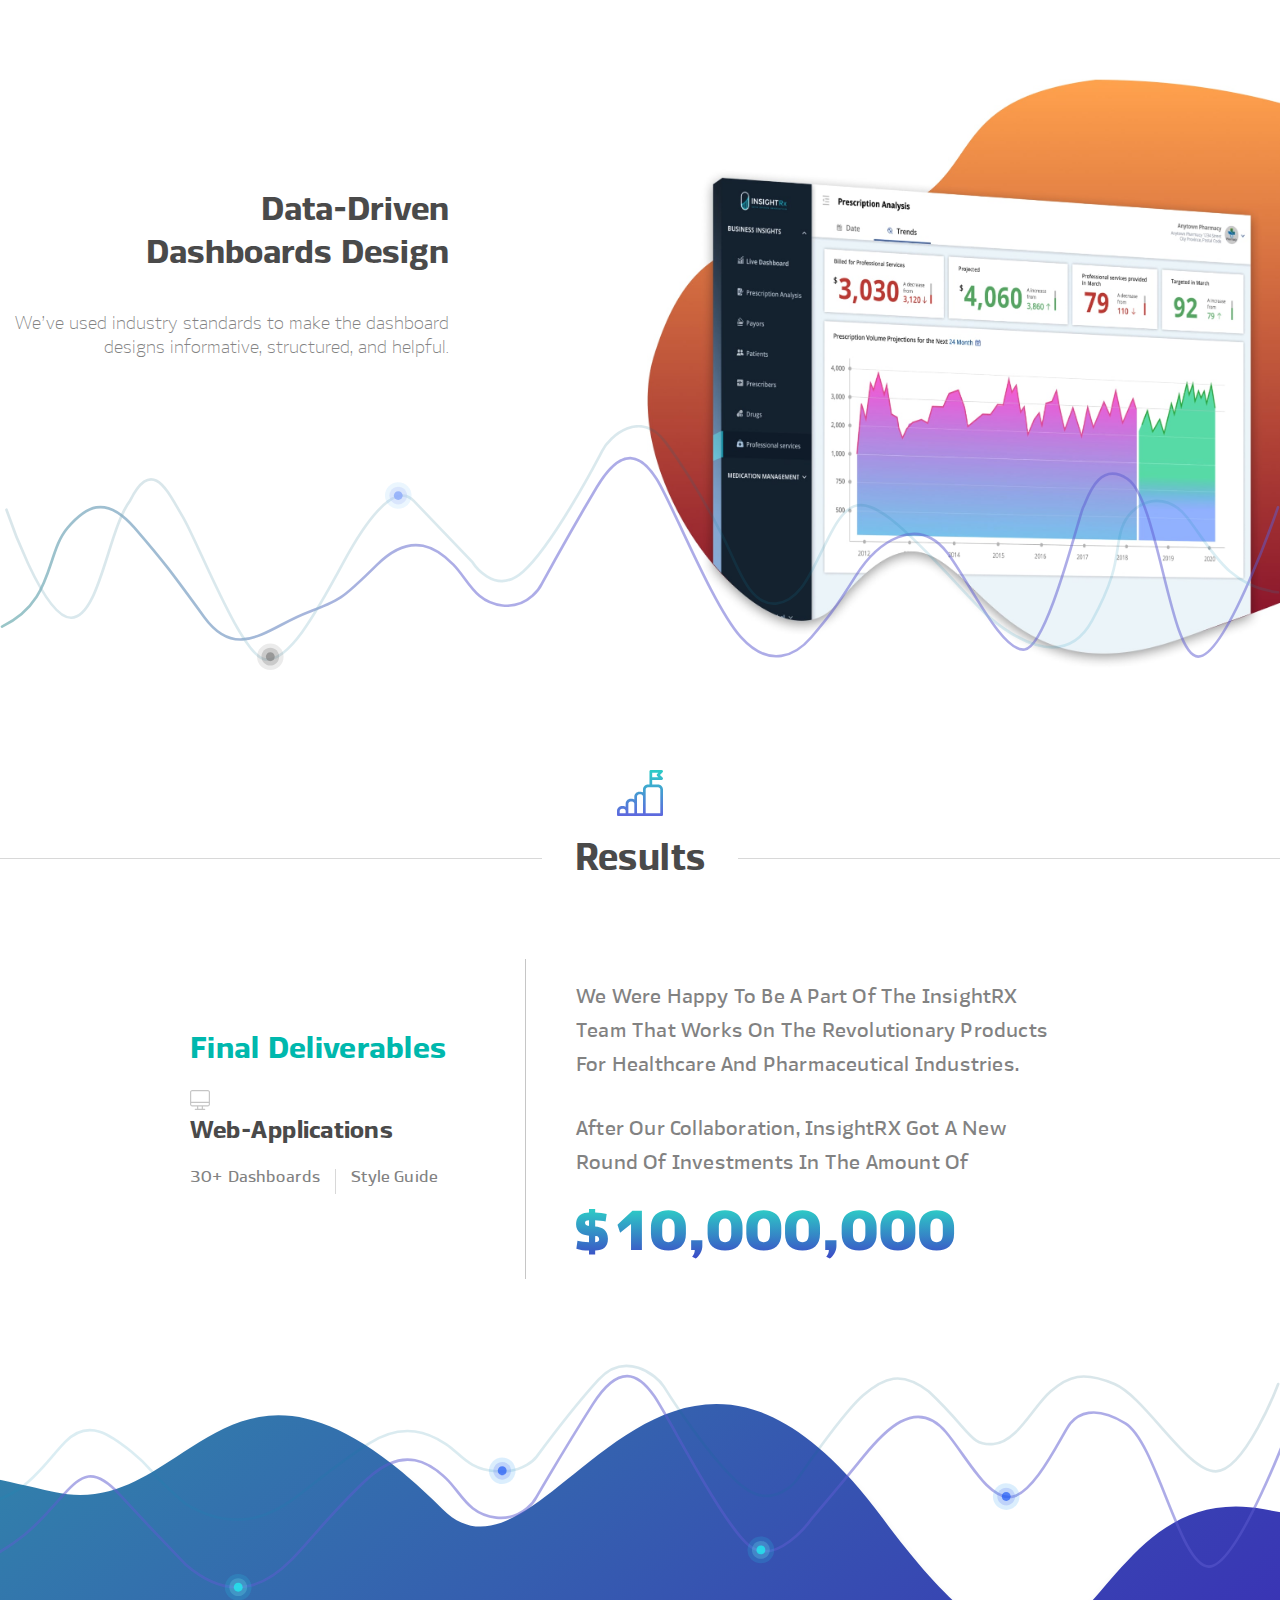
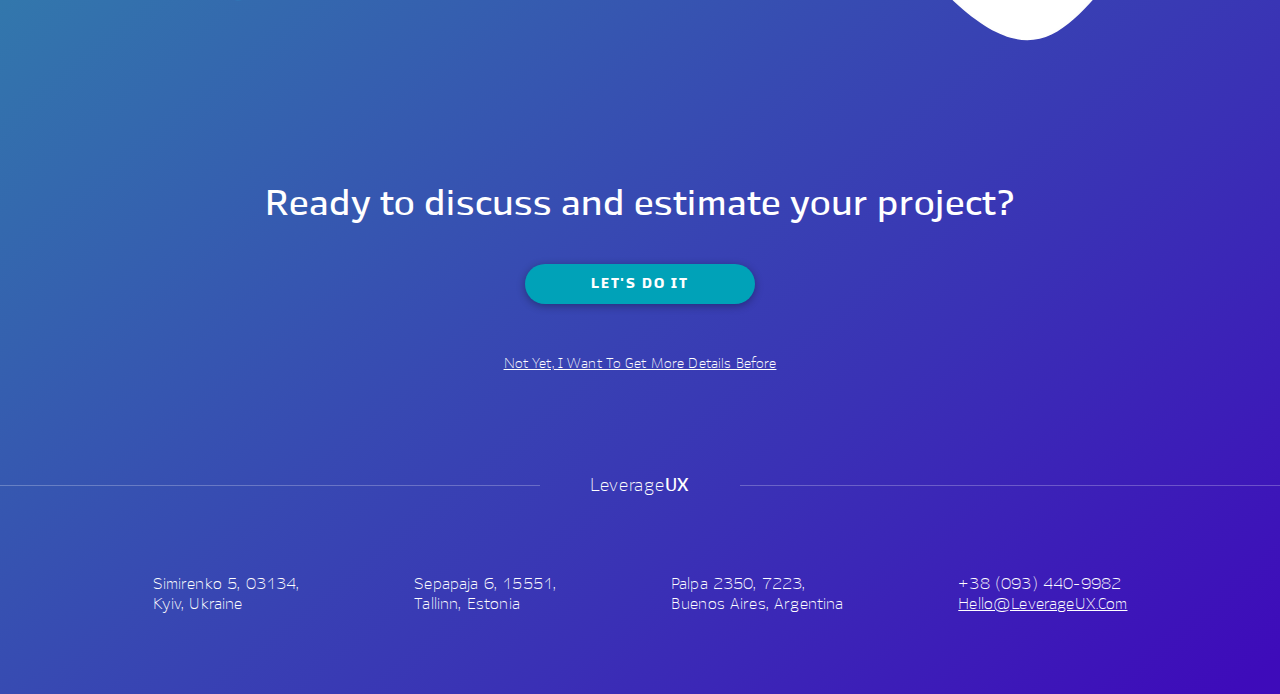
<file: insight.html>
<!DOCTYPE html>
<html lang=ru>
	<head>
		<meta charset="UTF-8">
		<meta name="viewport" content="width=device-width, initial-scale=1">
		<meta name="theme-color" content="#f9f9f9">
		<meta name="description" content="InsightRX">

		<link rel="icon" href="favicon.ico" type="img/favicon.ico" />
		<link rel="stylesheet" href="https://fonts.googleapis.com/css?family=Roboto">
		<link rel="stylesheet" href="css/fonts.css">
		<link rel="stylesheet" href="css/normalize.css">
		<link rel="stylesheet" href="css/global.css">
		<link rel="stylesheet" href="css/showcases.css">
		<link rel="stylesheet" href="css/insight.css">

		<script src="https://ajax.googleapis.com/ajax/libs/jquery/3.4.1/jquery.min.js"></script>
		<script src="js/main.js"></script>
    
		<title>InsightRX</title>
	</head>
	<body class="showcase insight__page">
		<header class="header animated">
			<div class="header__container">
				<div class="header__block header__block_logo">
					<a class="header__logo animated" href="./">Leverage<span>UX</span></a>
					<a id="btn_ep" href="./estimate.html" class="btn header__btn_ep">Estimate Project</a>
					<div id="btn_om" class="header__btn_om">
						<span></span><span></span><span></span>
					</div>
				</div>
				<div class="header__block header__block_menu">
	    		<nav id="menu" class="header__menu">
	    			<div class="menu__btn_back">
	    				<svg class="btn__back" width="32" height="20" viewBox="0 0 32 20" xmlns="http://www.w3.org/2000/svg">
							<path d="M1.38527 8.61473H27.2708L21.0941 2.43768C20.553 1.89688 20.553 1.01961 21.0941 0.478895C21.6352 -0.0622196 22.5125 -0.0622196 23.0528 0.478895L31.5942 9.02041C32.1353 9.56121 32.1353 10.4386 31.5942 10.9792L23.0528 19.5211C22.7823 19.7917 22.4279 19.9269 22.0735 19.9269C21.7191 19.9269 21.3646 19.7917 21.0941 19.5211C20.553 18.9803 20.553 18.103 21.0941 17.5624L27.2708 11.385H1.38527C0.620314 11.385 0 10.7648 0 9.99984C0 9.23489 0.620234 8.61473 1.38527 8.61473Z"/>
						</svg>
	    			</div>
	  				<div class="header__menu_link active">
	    				<img class="menu__link_img" src="./img/port.svg" alt="portfolio">
	    				<a href="./portfolio.html">Portfolio</a>
	    				<div class="link__line active"></div>
	    			</div>
	    			<div class="header__menu_link">
	    				<img class="menu__link_img" src="./img/des.svg" alt="design">
	    				<a href="./design-process.html">Design Process</a>
	    				<div class="link__line"></div>
	    			</div>
	    			<div class="header__menu_link">
	    				<img class="menu__link_img" src="./img/pric.svg" alt="pricing">
	    				<a href="./pricing.html">Pricing</a>
	    				<div class="link__line"></div>
	    			</div>
	    			<div class="header__menu_link">
	    				<img class="menu__link_img" src="./img/about.svg" alt="about">
	    				<a href="./about.html">About</a>
	    				<div class="link__line"></div>
	    			</div>
	    			<div class="header__menu_line"></div>
	    		</nav>
	  		</div>
	  		<div class="menu__back"></div>
  		</div>
		</header>
		
		<main class="content">
			<section class="content__section section__hero">
				<div class="hero__info">
					<h1 class="hero__title"><img src="./img/showcases/insight/logo.png" alt="insight"></h1>
					<p class="hero__descr">How we helped InsightRX to improve<br> the user experience for a cloud-based<br> clinical decision support tool</p>
				</div>
				<div class="hero__lines"></div>
			</section>

			<section class="content__section section__summary">
				<div class="showcase__title">
					<img src="./img/showcases/insight/summary.svg" alt="summary">
					<h2>Summary</h2>
				</div>
				<div class="summary__container">
					<div class="summary__block summary__block-info">
						<h4>Scope</h4>
						<p>UI/UX Design, Web Apps Design, <br>Data Visualization</p>
						<h4>Timeline</h4>
						<p>3+ months</p>
						<h4>Budget</h4>
						<p>$15k+</p>
						<h4>Interested?</h4>
						<a href="./estimate.html">Estimate a project</a>
					</div>
					<div class="summary__block summary__block-descr">
						<img src="./img/showcases/insight/sum_descr.svg" alt="icon">
						<p><b>InsightRX</b> is a clinical decision support <br>platform that helps clinicians individualize <br>treatment at the point of care. <br>The product leverages patient-specific <br>data, PK/PD models, and Bayesian <br>forecasting to understand each patient’s <br>unique pharmacological profile.</p>
					</div>
				</div>
			</section>

			<section class="content__section section__comment">
				<img src="./img/showcases/mark_1.svg" alt="mark_1">
				<div class="comment">
					We envision InsightRX being the leader in leveraging artificial intelligence to develop digital <br>therapeutics which augment medicine at the point of care.
				</div>
				<img src="./img/showcases/mark_2.svg" alt="mark_2">
				<div class="comment__lines"></div>
			</section>

			<section class="content__section section__goals">
				<img src="./img/showcases/insight/goals.svg" alt="goals">
				<div class="goals__container">
					<div class="goals__block goals__block-project">
						<h3>Project goals</h3>
						<p class="goal goal_1">Upgrade overall product style, <br>look and feel</p>
						<p class="goal goal_2">Design multiple dashboards user interfaces <br>for prediction analysis based on the data <br>provided by industry experts</p>
						<p class="goal goal_3">Create data visualizations to enhance the user <br>experience and get more simple data <br>representation</p>
					</div>
					<div class="goals__block goals__block-business">
						<h3>Business Goals</h3>
						<p class="goal goal_1">Present A New Updated Concept To The Market <br>To Get A New Round Of Investments</p>
						<p class="goal goal_2">To Convince New Customers By Demonstrating <br>Easy-To-Use A New Product For The Healthcare And <br>Pharmaceutical Industries</p>
					</div>
				</div>
			</section>

			<section class="content__section section__challenges">
				<div class="showcase__title showcase__title-line">
					<img src="./img/showcases/insight/challenges.svg" alt="challenges">
					<h2>Project Challenges</h2>
					<div class="title__line"></div>
				</div>
				<div class="challenges__container">
					<img class="rocket" src="./img/showcases/insight/rocket.svg" alt="rocket">
					<p class="challenge challenge__left challenge_1">Create a new modern design style <br>based on the initial requirements <br>and industry standards</p>
					<p class="challenge challenge__right challenge_2">Create meaningful data-driven <br>dashboards designs based on the <br>high-level client’s sketches</p>
					<p class="challenge challenge__left challenge_3">Decide on how to simplify the user <br>experience with data visualizations</p>
				</div>
			</section>

			<section class="content__section section__approach">
				<div class="showcase__title">
					<img src="./img/showcases/insight/approach.svg" alt="approach">
					<h2>Our Approach</h2>
					<div class="title__line-approach"></div>
					<p class="approach__descr">Based on the initial client’s requirements and provided details we’ve decided <br>to use a data-driven approach for this project.</p>
				</div>
				<div class="approach__container">
					<div class="approach__steps">	
						<img class="steps__img" src="./img/showcases/steps.svg" alt="steps">
						<div class="approach__steps_descr">
							<div class="approach__steps_block step_1">
								<div class="step__block">
									<h3 class="step__title"><span class="step__number">1. </span>Discovery &amp; Strategy</h3>
									<p class="step_descr">Understand the business, customers, product,<br>and market. <br>Project review, Product Audit, Plan to go.</p>
								</div>
							</div>
							<div class="approach__steps_block step_2">
								<div class="step__block">
									<h3 class="step__title"><span class="step__number">2. </span>Product definition and prototyping</h3>
									<p class="step_descr">Define the product: dashboard structure <br>and features.</p>
									<div class="step_tegs">
										<span class="teg purple">Discuss</span>
										<span class="teg yellow">Define</span>
										<span class="teg pink">Design</span>
										<span class="teg green">Check</span>
									</div>
								</div>
							</div>
							<div class="approach__steps_block step_3">
								<div class="step__block">
									<h3 class="step__title"><span class="step__number">3. </span>Visual design</h3>
									<p class="step_descr">Brand visual identity, high fidelity mockups, data <br>visualizations, UI kit and patterns libraries, <br>specs and metrics.</p>
									<div class="step_tegs">
										<span class="teg purple">Discuss</span>
										<span class="teg yellow">Define</span>
										<span class="teg pink">Design</span>
										<span class="teg green">Check</span>
									</div>
								</div>
							</div>
							<div class="approach__steps_block step_4">
								<div class="step__block">
									<h3 class="step__title"><span class="step__number">4. </span>Deliverables</h3>
									<p class="step_descr">Delivering development assets, <br>graphics, icons, etc.</p>
								</div>
							</div>
						</div>
					</div>
				</div>	
			</section>

			<div class="showcase__title">
				<img src="./img/showcases/solutions.svg" alt="solutions">
				<h2>Our solutions</h2>
			</div>
			<section class="content__section section__board section__board-right section__updated">
				<div class="section__container section__container_img"></div>
				<div class="section__container section__container_text">
					<h3 class="section__title">Updated Overall <br>Look and Feel</h3>
					<p class="section__description">Current UI style was designed with the aim to create a <br>clear easy-to-use structure for the final users.</p>				
				</div>
				<div class="img__block img__lines"></div>
			</section>

			<section class="content__section section__board section__board-left section__visual">
				<div class="section__container section__container_img"></div>
				<div class="section__container section__container_text">
					<h3 class="section__title">Data Visualizations <br>to Enhance the User <br>Experience</h3>
					<p class="section__description">To make the analytics process more smooth, clear, and <br>easy-to-use we’ve created data visualizations.</p>
				</div>
				<div class="img__block img__lines"></div>
			</section>

			<section class="content__section section__board section__board-right section__driven">
				<div class="section__container section__container_img"></div>
				<div class="section__container section__container_text">
					<h3 class="section__title">Data-Driven <br>Dashboards Design</h3>
					<p class="section__description">We’ve used industry standards to make the dashboard <br>designs informative, structured, and helpful.</p>
				</div>
				<div class="img__block img__lines"></div>
			</section>

			<section class="content__section section__results">
				<div class="showcase__title showcase__title-line">
					<img src="./img/showcases/results.svg" alt="results">
					<h2>Results</h2>
					<div class="title__line"></div>
				</div>
				<div class="results__container">
					<div class="results__block results__block-final">
						<h3>Final Deliverables</h3>
						<img src="./img/showcases/results__desk.svg" alt="icon">
						<h4>Web-applications</h4>
						<div class="applic">
							<span>30+ Dashboards</span>
							<div></div>
							<span>Style Guide</span>
						</div>
					</div>
					<div class="results__block results__block-descr">
						<p>We were happy to be a part of the InsightRX <br>team that works on the revolutionary products <br>for healthcare and pharmaceutical industries.</p>
						<p>After our collaboration, InsightRX got a new <br>round of investments in the amount of</p>
						<img src="./img/showcases/insight/price.svg" alt="price">
					</div>
				</div>
			</section>
		</main>

		<footer class="footer">
			<div class="lines__block footer__lines"></div>
			<div class="footer__block footer__block_first">
				<h3 class="footer__title">Ready to discuss and estimate your project?</h3>
				<a href="./estimate.html" id="btn_fr" class="btn footer__btn">Let's do it</a>
				<p id="popOp" class="footer__link">Not yet, I want to get more details before</p>
			</div>
			<div class="footer__block footer__block_second">
				<div class="footer__block_logo">
					<div class="footer__line footer__line_left"></div>
					<a class="footer__logo" href="./">Leverage<span>UX</span></a>
					<div class="footer__line footer__line_right"></div>
				</div>
				<div class="footer__contacts">
					<div class="contacts__block">
						<p>Simirenko 5, 03134, <br>Kyiv, Ukraine</p>
					</div>
					<div class="contacts__block">
						<p>Sepapaja 6, 15551, <br>Tallinn, Estonia</p>
					</div>
					<div class="contacts__block">
						<p>Palpa 2350, 7223, <br>Buenos Aires, Argentina</p>
					</div>
					<div class="contacts__block">
						<a class="contacts__phone" href="tel:+380934409982">+38 (093) 440-9982</a>
						<a class="contacts__email" href="mailto:hello@leverageux.com">Hello@LeverageUX.Com</a>
					</div>
				</div>
			</div>
			<div id="regModal" class="modal">
				<div class="modal-content">
					<span class="close">
						<svg xml:space="preserve" enable-background="new 0 0 15 15" height="15px" id="cross" version="1.1" viewBox="0 0 15 15" width="15px" x="0px" xmlns="http://www.w3.org/2000/svg" y="0px">
							<path d="M5.792,7.499L0,0.707l0.708-0.706L7.497,5.79L7.5,5.793L14.293,0L15,0.707L9.207,7.5l0.001,0.001L15,14.293
							l-0.708,0.706L7.503,9.21L7.5,9.207L0.707,15L0,14.293L5.792,7.499L5.792,7.499z"/>
						</svg>
					</span>
					<div class="form">
						<div class="form__block">
							<input type="text" class="validation validation__footer-form" id="nameFooter" name="user_name" placeholder="Name" autofocus>
							<input type="email" class="validation validation__footer-form validation__footer-email" id="emailFooter" name="email" placeholder="Email">
							<textarea class="validation validation__textarea validation__footer-form" id="descrFooter" name="description" placeholder="Give us a short description of the info you want us to provide. Thanks!"></textarea>
							<div class="validation__text validation__text-footer">
								<img src="./img/estimate/invalid.svg" alt="invalid">
								<span class="valid__text valid__text-all_forms">please fill these fields</span>
							</div>
							<button class="btn btn_send" id="formBtnFooter">Let's do it</button>
						</div>
						<div class="send__message">Thanks, your letter sent.</div>
						<div class="notsend__message">Sorry, your letter not sent.</div>
					</div>
				</div>
				<div class="modal__back"></div>
			</div>
		</footer>
		<a href="#" class="scrollup"></span></a>
	</body>
	
</html>
</file>
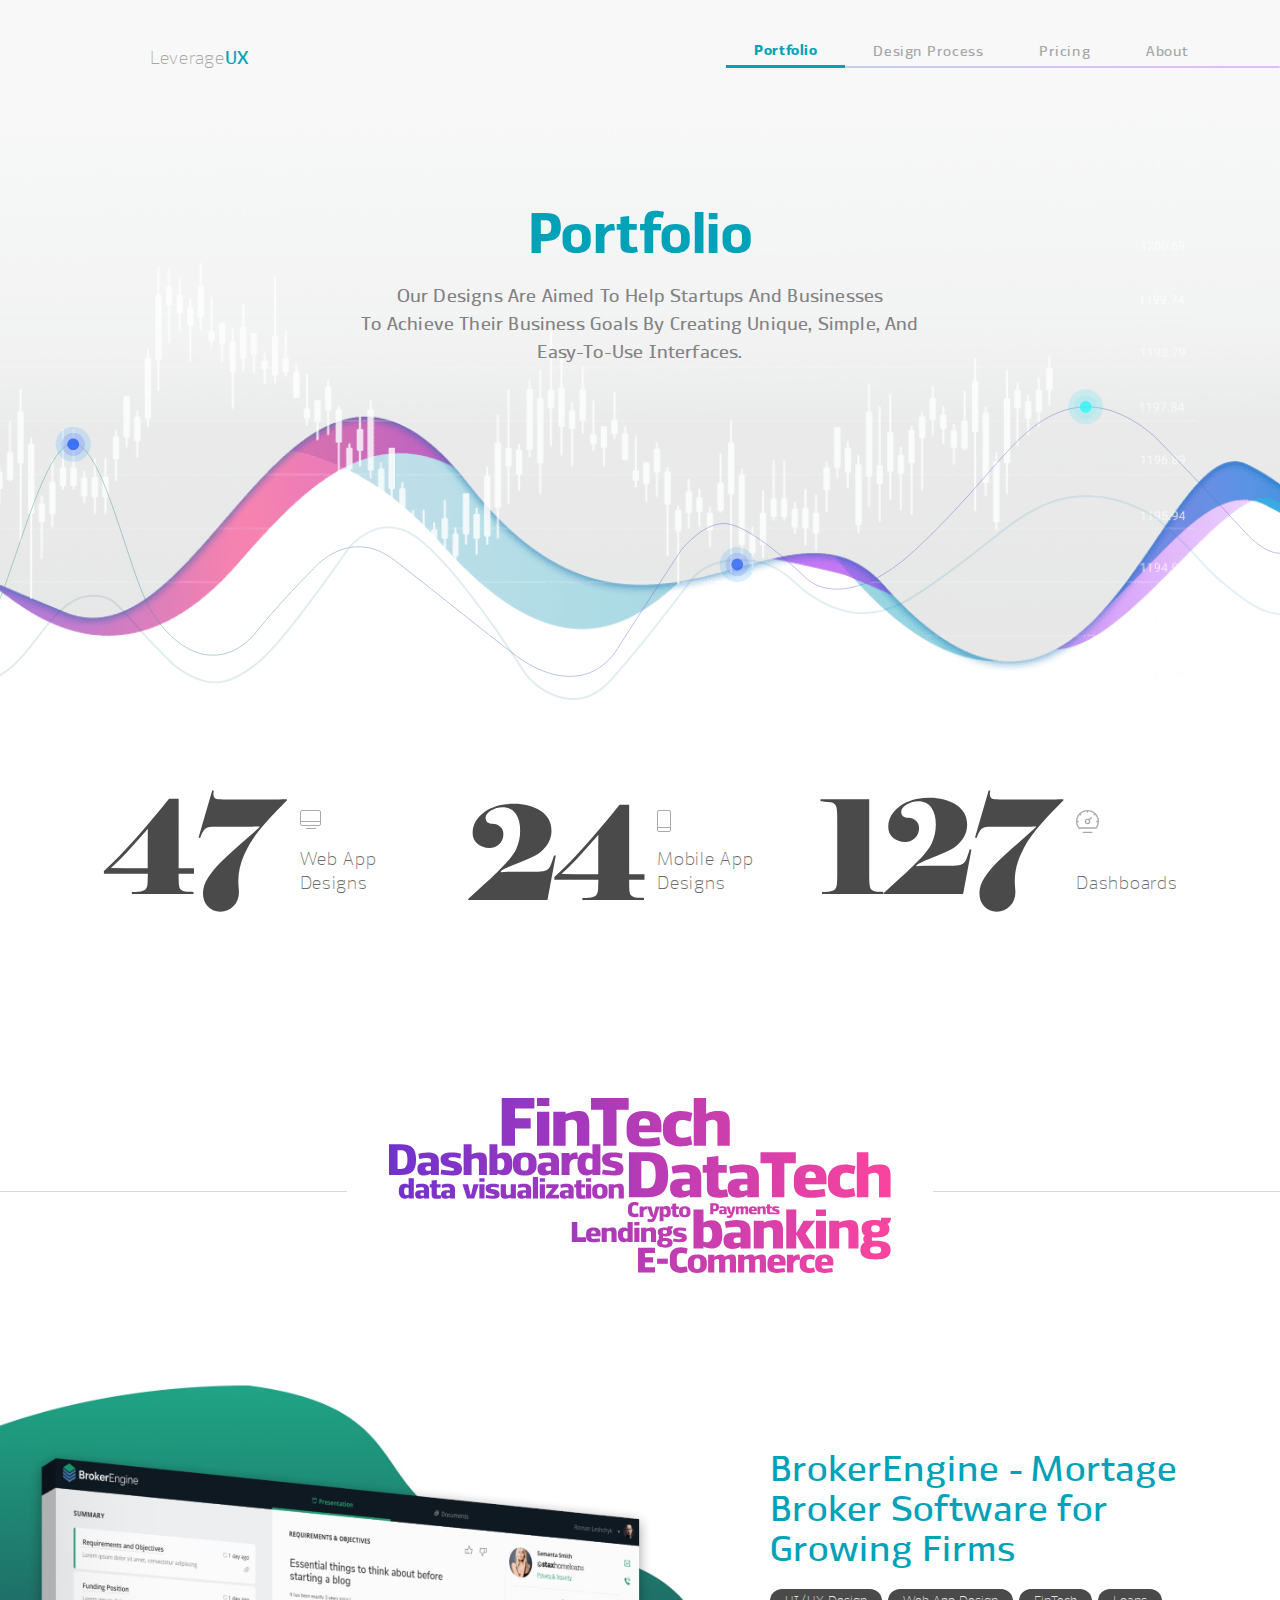
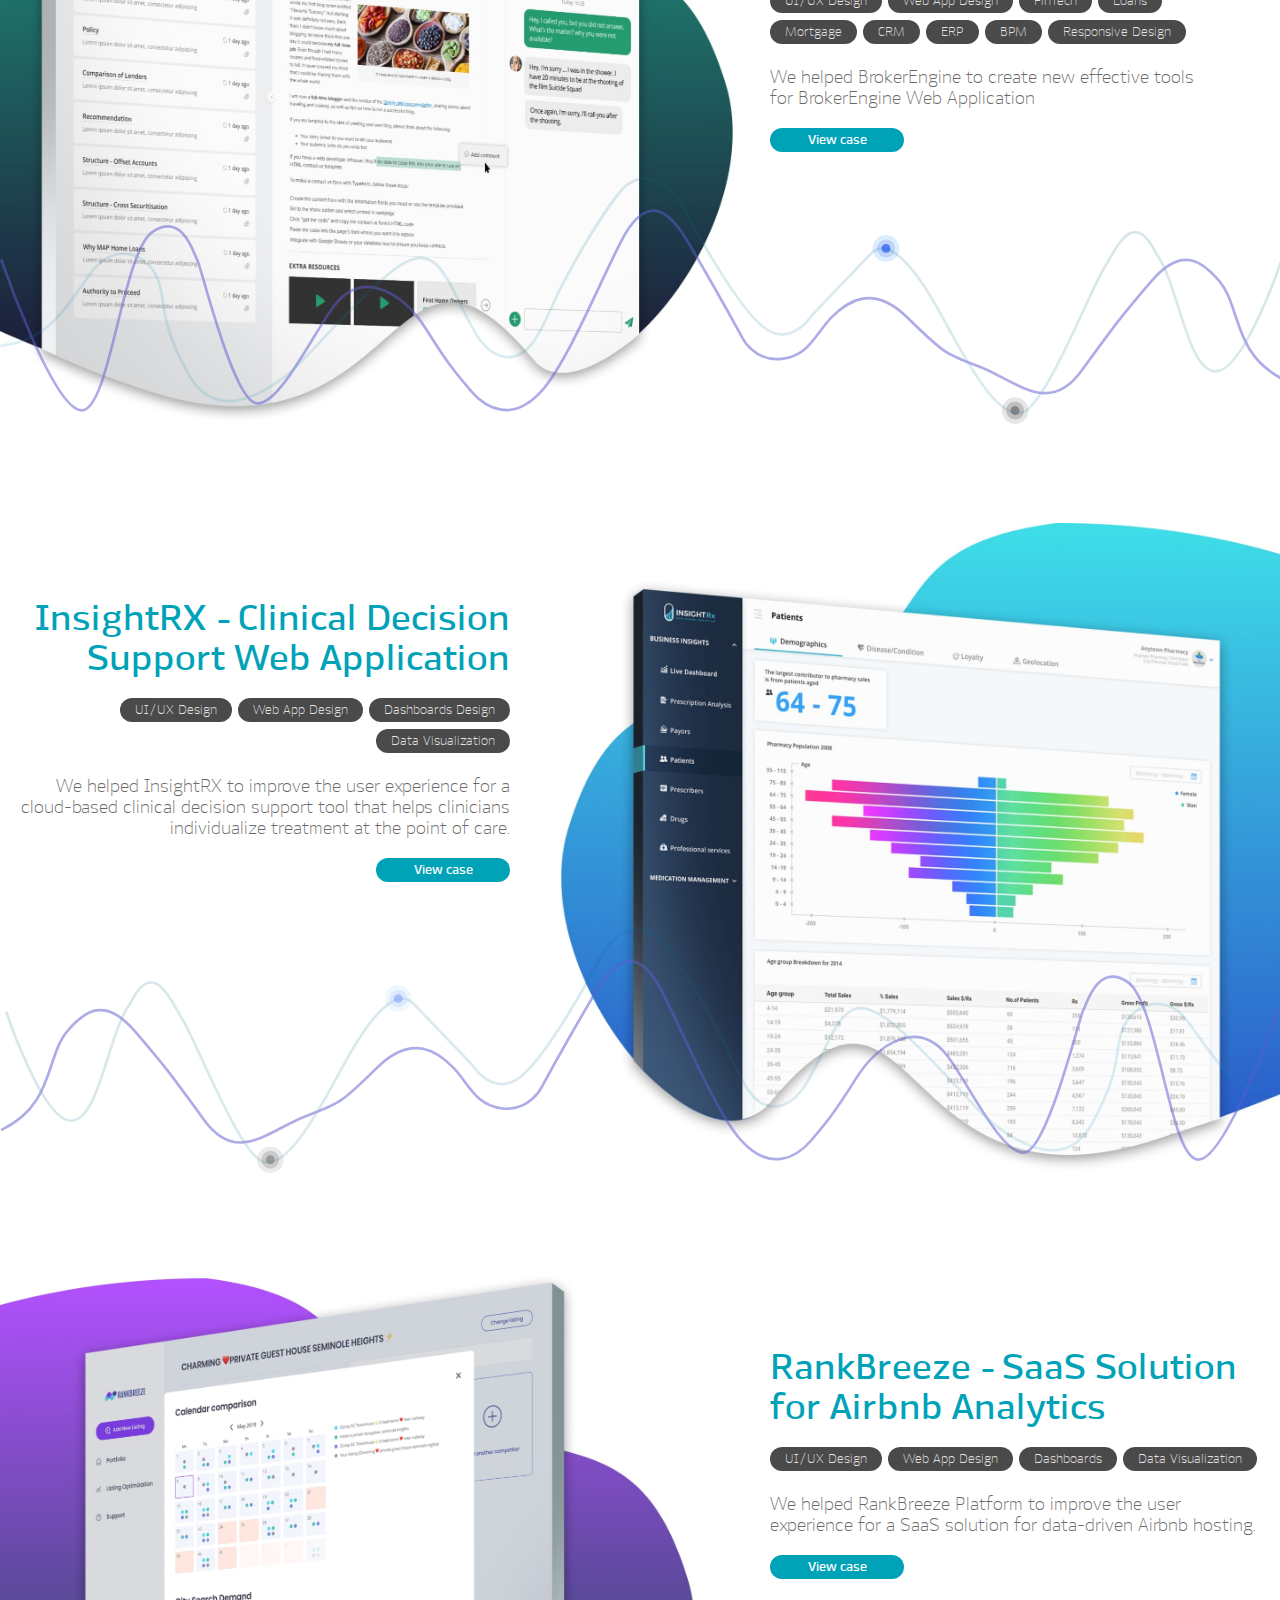
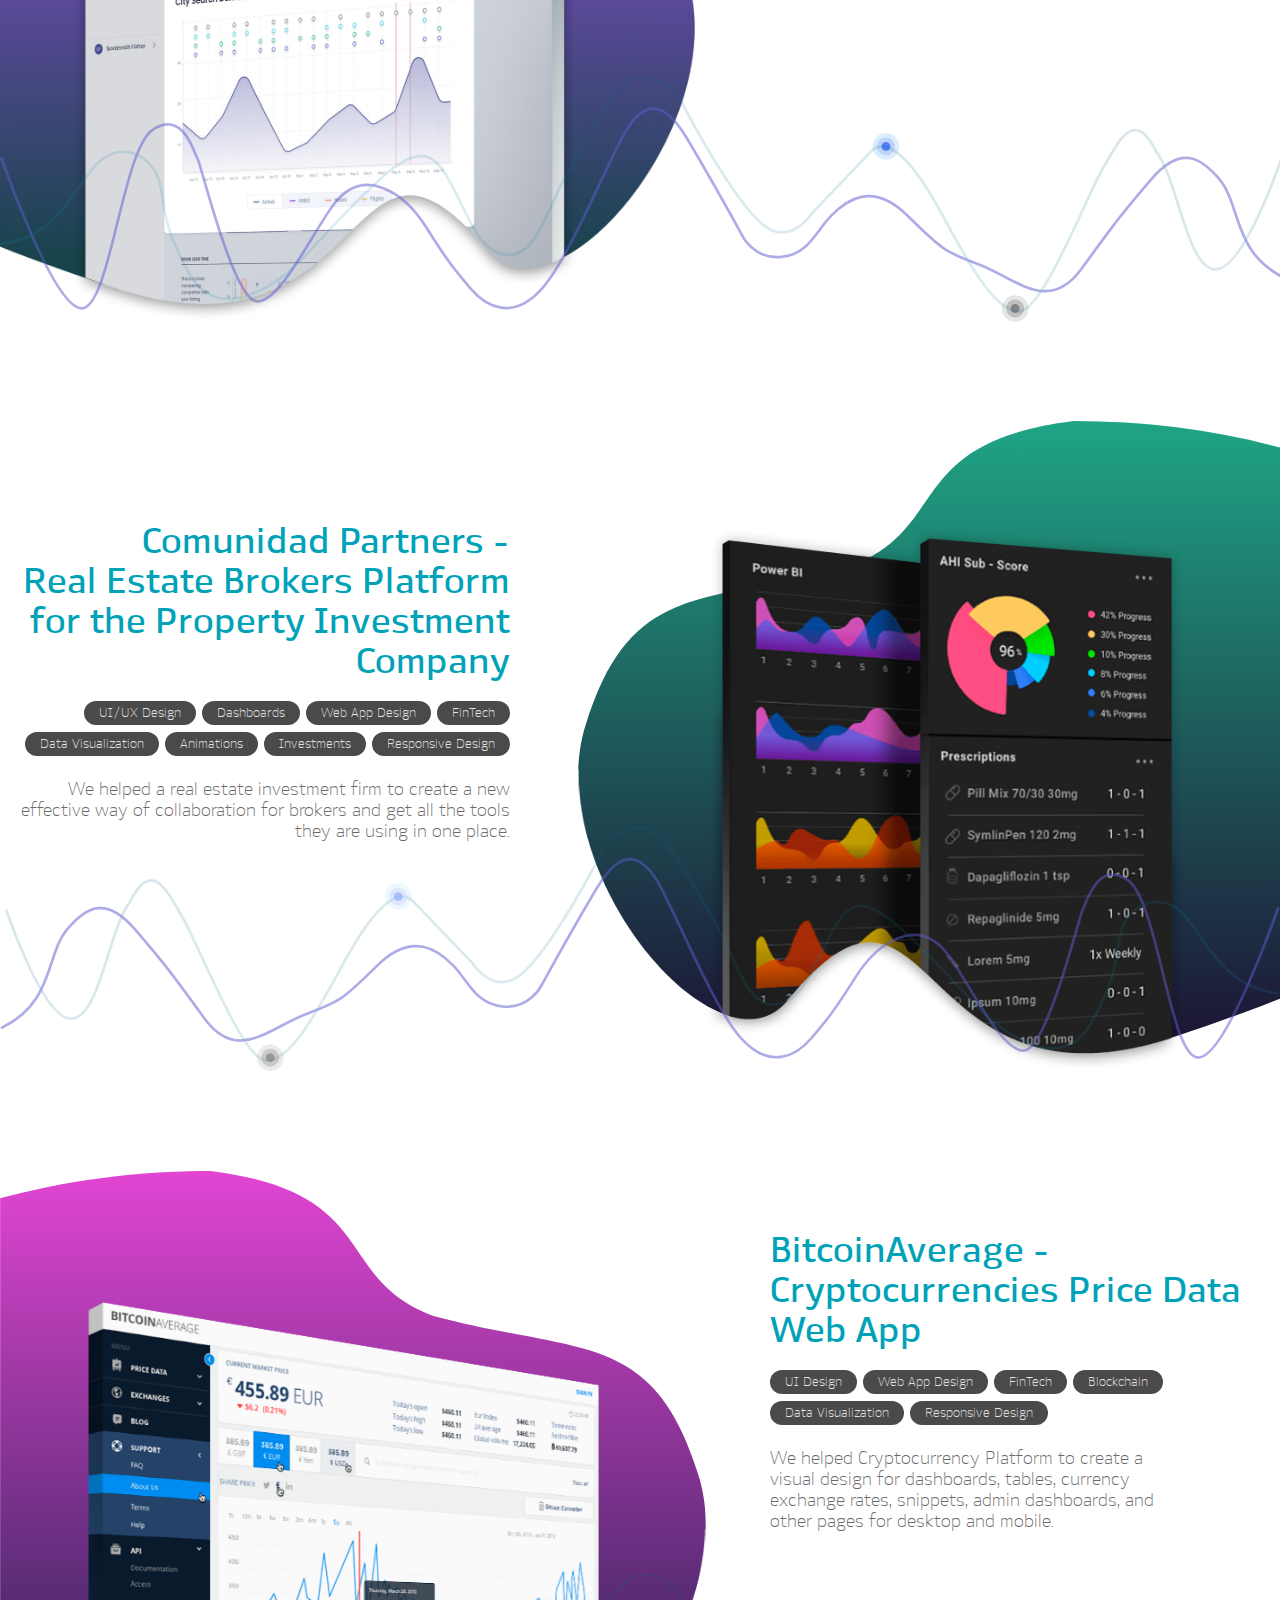
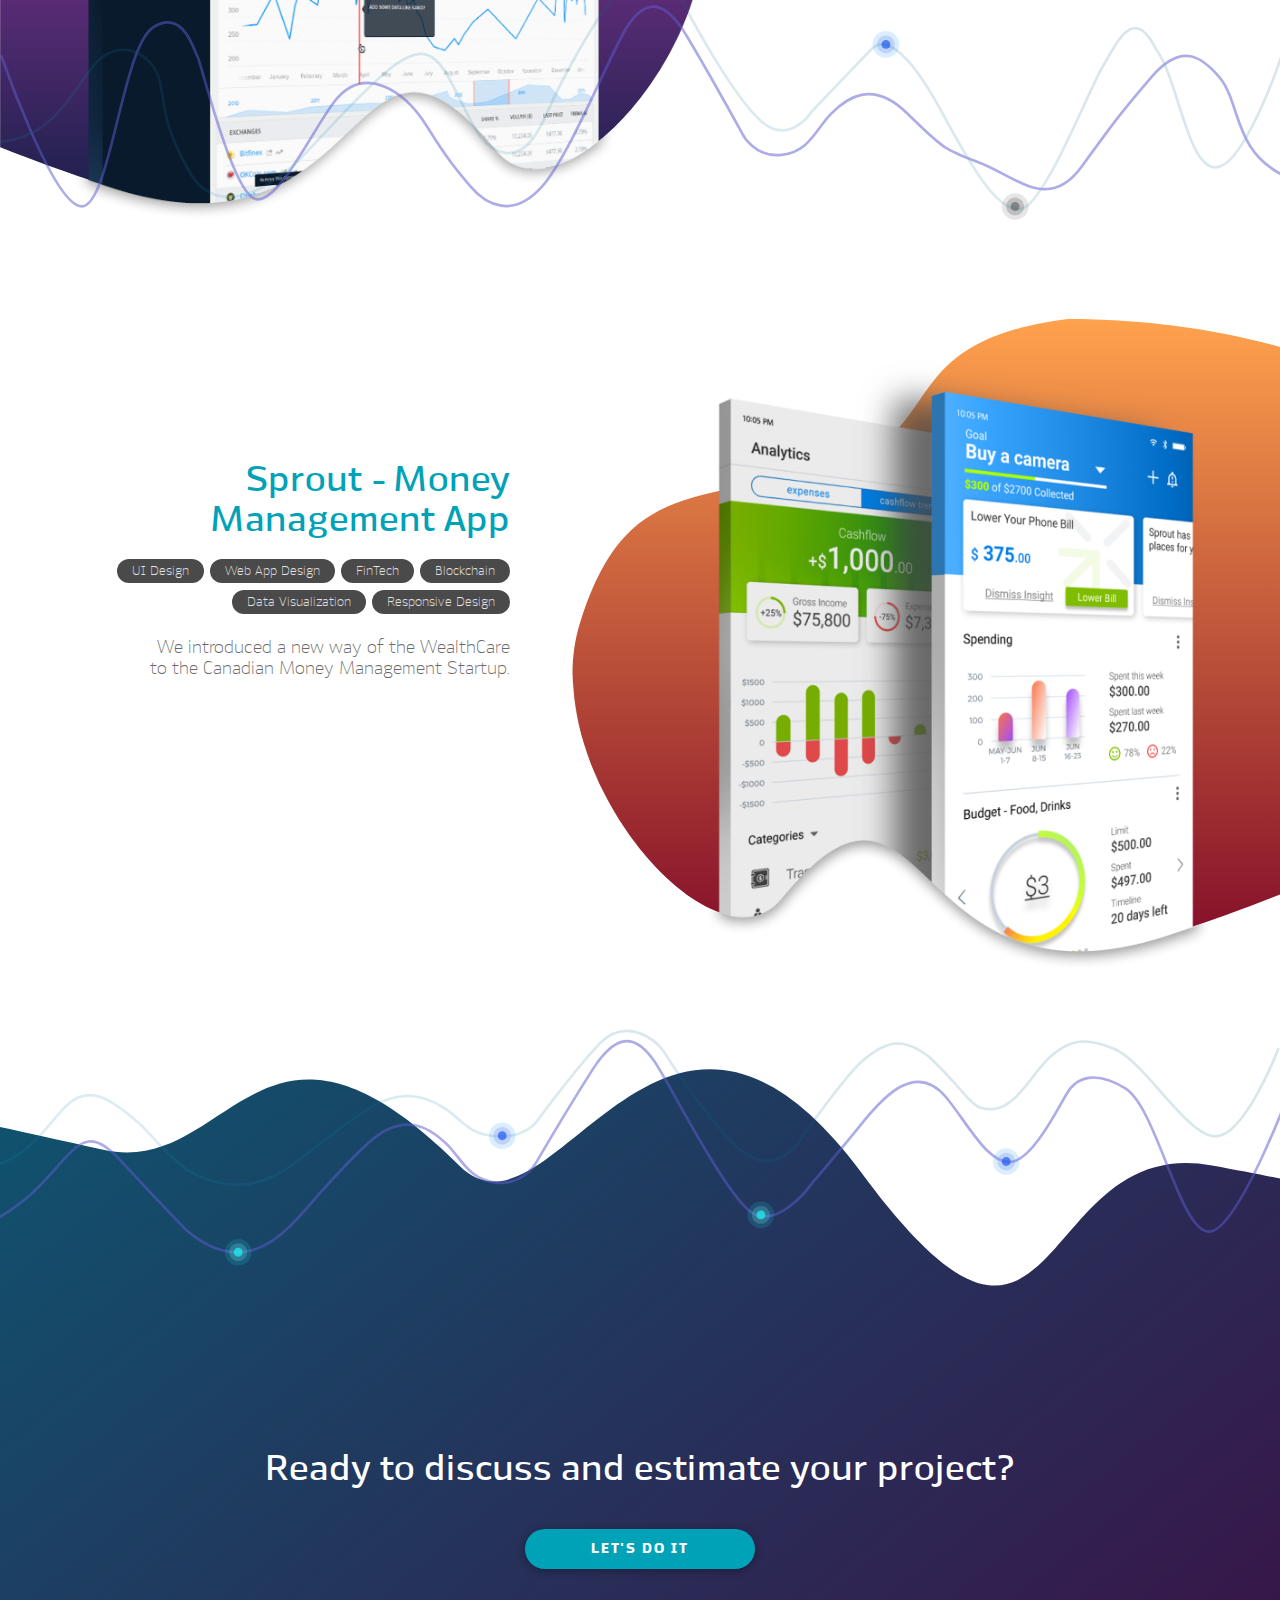
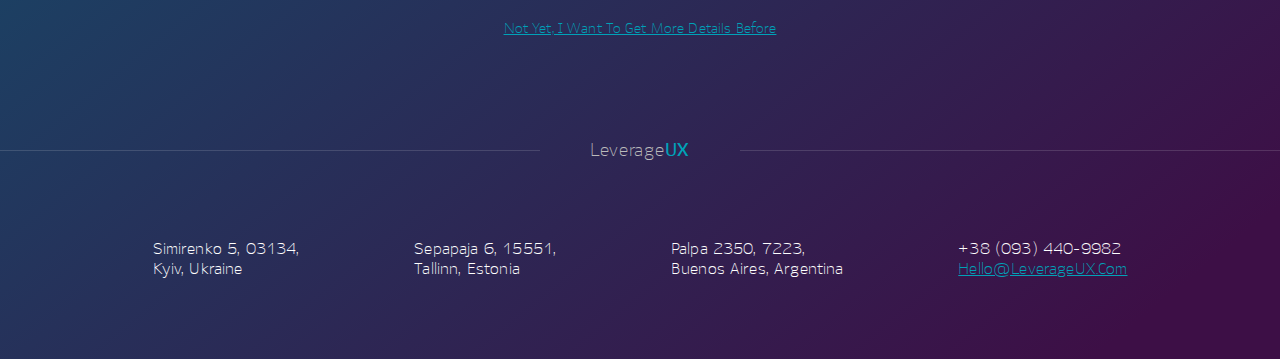
<file: portfolio.html>
<!DOCTYPE html>
<html lang=ru>
	<head>
		<meta charset="UTF-8">
		<meta name="viewport" content="width=device-width, initial-scale=1">
		<meta name="theme-color" content="#f9f9f9">
		<meta name="description" content="Portfolio">

		<link rel="icon" href="favicon.ico" type="img/favicon.ico" />
		<link rel="stylesheet" href="https://fonts.googleapis.com/css?family=Roboto">
		<link rel="stylesheet" href="css/fonts.css">
		<link rel="stylesheet" href="css/normalize.css">
		<link rel="stylesheet" href="css/global.css">
		<link rel="stylesheet" href="css/portfolio.css">

		<script src="https://ajax.googleapis.com/ajax/libs/jquery/3.4.1/jquery.min.js"></script>
		<script src="js/main.js"></script>

		<title>Portfolio</title>
	</head>
	<body class="portfolio__page">
		<header class="header animated">
			<div class="header__container">
				<div class="header__block header__block_logo">
					<a class="header__logo animated" href="./">Leverage<span>UX</span></a>
					<a id="btn_ep" href="./estimate.html" class="btn header__btn_ep">Estimate Project</a>
					<div id="btn_om" class="header__btn_om">
						<span></span><span></span><span></span>
					</div>
				</div>
				<div class="header__block header__block_menu">
	    		<nav id="menu" class="header__menu">
	    			<div class="menu__btn_back">
	    				<svg class="btn__back" width="32" height="20" viewBox="0 0 32 20" xmlns="http://www.w3.org/2000/svg">
							<path d="M1.38527 8.61473H27.2708L21.0941 2.43768C20.553 1.89688 20.553 1.01961 21.0941 0.478895C21.6352 -0.0622196 22.5125 -0.0622196 23.0528 0.478895L31.5942 9.02041C32.1353 9.56121 32.1353 10.4386 31.5942 10.9792L23.0528 19.5211C22.7823 19.7917 22.4279 19.9269 22.0735 19.9269C21.7191 19.9269 21.3646 19.7917 21.0941 19.5211C20.553 18.9803 20.553 18.103 21.0941 17.5624L27.2708 11.385H1.38527C0.620314 11.385 0 10.7648 0 9.99984C0 9.23489 0.620234 8.61473 1.38527 8.61473Z"/>
						</svg>
	    			</div>
	  				<div class="header__menu_link active">
	    				<img class="menu__link_img" src="./img/port.svg" alt="portfolio">
	    				<a href="./portfolio.html">Portfolio</a>
	    				<div class="link__line active"></div>
	    			</div>
	    			<div class="header__menu_link">
	    				<img class="menu__link_img" src="./img/des.svg" alt="design">
	    				<a href="./design-process.html">Design Process</a>
	    				<div class="link__line"></div>
	    			</div>
	    			<div class="header__menu_link">
	    				<img class="menu__link_img" src="./img/pric.svg" alt="pricing">
	    				<a href="./pricing.html">Pricing</a>
	    				<div class="link__line"></div>
	    			</div>
	    			<div class="header__menu_link">
	    				<img class="menu__link_img" src="./img/about.svg" alt="about">
	    				<a href="./about.html">About</a>
	    				<div class="link__line"></div>
	    			</div>
	    			<div class="header__menu_line"></div>
	    		</nav>
	  		</div>
	  		<div class="menu__back"></div>
  		</div>
		</header>
		<main class="content">	
			<section class="content__section section__hero">
				<h1 class="hero__title">Portfolio</h1>
				<p class="hero__descr">Our designs are aimed to help Startups and Businesses <br>to Achieve Their Business Goals by creating Unique, Simple, and <br>Easy-to-Use Interfaces.</p>
				<div class="hero__lines"></div>
			</section>

			<section class="content__section section__data">
				<div class="data__container">
					<div class="data__container_block">
						<div class="data__container_number">
							<img src="./img/portfolio/47.svg" alt="47">
						</div>
						<div class="data__container_description">
							<img src="./img/portfolio/desktop.svg" alt="desktop">
							<p>Web App<br> Designs</p>
						</div>
					</div>
					<div class="data__container_block">
						<div class="data__container_number">
							<img src="./img/portfolio/24.svg" alt="24">
						</div>
						<div class="data__container_description center">
							<img src="./img/portfolio/mobile.svg" alt="mobile">
							<p>Mobile App<br> Designs</p>
						</div>
					</div>
					<div class="data__container_block data__container_block-last">
						<div class="data__container_number">
							<img src="./img/portfolio/127.svg" alt="127">
						</div>
						<div class="data__container_description">
							<img src="./img/portfolio/dashboard.svg" alt="dashboard">
							<p>Dashboards</p>
						</div>
					</div>
				</div>				
				<div class="section__data_inscription">
					<img src="./img/portfolio/inscription.svg" alt="inscription">
				</div>
			</section>

			<section class="content__section section__board section__board-left section__broker">
				<div class="section__container section__container_img"></div>
				<div class="section__container section__container_text">
					<h3 class="section__title">BrokerEngine - Mortage <br>Broker Software for <br>Growing Firms</h3>
					<div class="section__block">
						<span class="pt_1">UI/UX Design</span>
						<span class="pt_2">Web App Design</span>
						<span class="pt_3">FinTech</span>
						<span class="pt_4">Loans</span>
						<span class="pt_5">Mortgage</span>
						<span class="pt_6">CRM</span>
						<span class="pt_7">ERP</span>
						<span class="pt_8">BPM</span>
						<span class="pt_9">Responsive Design</span>
					</div>
					<p class="section__description">We helped BrokerEngine <br class="br_mob">to create new effective tools <br class="br_desck"><br class="br_mob">for BrokerEngine Web Application</p>
					<a class="section__btn" href="./broker.html">View case</a>				
				</div>
				<div class="img__block img__lines"></div>
			</section>
			
			<section class="content__section section__board section__board-right section__insight">
				<div class="section__container section__container_img"></div>
				<div class="section__container section__container_text">
					<h3 class="section__title">InsightRX - Clinical Decision Support Web Application</h3>
					<div class="section__block">
						<span class="pt_1">UI/UX Design</span>
						<span class="pt_2">Web App Design</span>
						<span class="pt_3">Dashboards Design</span>
						<span class="pt_4">Data Visualization</span>
					</div>
					<p class="section__description">We helped InsightRX to improve the user experience for a cloud-based clinical decision support tool that helps clinicians individualize treatment at the point of care.</p>
					<a class="section__btn" href="./insight.html">View case</a>				
				</div>
				<div class="img__block img__lines"></div>
			</section>

			<section class="content__section section__board section__board-left section__rank">
				<div class="section__container section__container_img"></div>
				<div class="section__container section__container_text">
					<h3 class="section__title">RankBreeze - SaaS Solution for Airbnb Analytics</h3>
					<div class="section__block">
						<span class="pt_1">UI/UX Design</span>
						<span class="pt_2">Web App Design</span>
						<span class="pt_3">Dashboards</span>
						<span class="pt_4">Data Visualization</span>
					</div>
					<p class="section__description">We helped RankBreeze Platform to improve the user experience for a SaaS solution for data-driven Airbnb hosting.</p>
					<a class="section__btn" href="./breeze.html">View case</a>
				</div>
				<div class="img__block img__lines"></div>
			</section>

			<section class="content__section section__board section__board-right section__real">
				<div class="section__container section__container_img">
					<div class="img__block img__board"></div>
					<div class="img__block img__gradient"></div>
					<div class="img__block img__lower"></div>
				</div>
				<div class="section__container section__container_text">
					<h3 class="section__title">Comunidad Partners - <br>Real Estate Brokers Platform for the Property Investment Company</h3>
					<div class="section__block">
						<span class="pt_1">UI/UX Design</span>
						<span class="pt_2">Dashboards</span>
						<span class="pt_3">Web App Design</span>
						<span class="pt_4">FinTech</span>
						<span class="pt_5">Data Visualization</span>
						<span class="pt_6">Animations</span>
						<span class="pt_7">Investments</span>
						<span class="pt_8">Responsive Design</span>
					</div>
					<p class="section__description">We helped a real estate investment firm to create a new effective way of collaboration for brokers and get all the tools they are using in one place.</p>
				</div>
				<div class="img__block img__lines"></div>
			</section>

			<section class="content__section section__board section__board-left section__crypt">
				<div class="section__container section__container_img">
					<div class="img__block img__board"></div>
					<div class="img__block img__gradient"></div>
					<div class="img__block img__lower"></div>
				</div>
				<div class="section__container section__container_text">
					<h3 class="section__title">BitcoinAverage - Cryptocurrencies Price Data Web App</h3>
					<div class="section__block">
						<span class="pt_1">UI Design</span>
						<span class="pt_2">Web App Design</span>
						<span class="pt_3">FinTech</span>
						<span class="pt_4">Blockchain</span>
						<span class="pt_5">Data Visualization</span>
						<span class="pt_6">Responsive Design</span>
					</div>
					<p class="section__description">We helped Cryptocurrency Platform to create a visual design for dashboards, tables, currency exchange rates, snippets, admin dashboards, and other pages for desktop and mobile.</p>
				</div>
				<div class="img__block img__lines"></div>
			</section>

			<section class="content__section section__board section__board-right section__money">
				<div class="section__container section__container_img">
					<div class="img__block img__board"></div>
					<div class="img__block img__gradient"></div>
					<div class="img__block img__lower"></div>
				</div>
				<div class="section__container section__container_text">
					<h3 class="section__title">Sprout - Money<br class="break"> Management App</h3>
					<div class="section__block">
						<span class="pt_1">UI Design</span>
						<span class="pt_2">Web App Design</span>
						<span class="pt_3">FinTech</span>
						<span class="pt_4">Blockchain</span>
						<span class="pt_5">Data Visualization</span>
						<span class="pt_6">Responsive Design</span>
					</div>
					<p class="section__description">We introduced a new way of the WealthCare to the Canadian Money Management Startup.</p>
				</div>
			</section>
		</main>

		<footer class="footer">
			<div class="lines__block footer__lines"></div>
			<div class="footer__block footer__block_first">
				<h3 class="footer__title">Ready to discuss and estimate your project?</h3>
				<a href="./estimate.html" id="btn_fr" class="btn footer__btn">Let's do it</a>
				<p id="popOp" class="footer__link">Not yet, I want to get more details before</p>
			</div>
			<div class="footer__block footer__block_second">
				<div class="footer__block_logo">
					<div class="footer__line footer__line_left"></div>
					<a class="footer__logo" href="./">Leverage<span>UX</span></a>
					<div class="footer__line footer__line_right"></div>
				</div>
				<div class="footer__contacts">
					<div class="contacts__block">
						<p>Simirenko 5, 03134, <br>Kyiv, Ukraine</p>
					</div>
					<div class="contacts__block">
						<p>Sepapaja 6, 15551, <br>Tallinn, Estonia</p>
					</div>
					<div class="contacts__block">
						<p>Palpa 2350, 7223, <br>Buenos Aires, Argentina</p>
					</div>
					<div class="contacts__block">
						<a class="contacts__phone" href="tel:+380934409982">+38 (093) 440-9982</a>
						<a class="contacts__email" href="mailto:hello@leverageux.com">Hello@LeverageUX.Com</a>
					</div>
				</div>
			</div>
			<div id="regModal" class="modal">
				<div class="modal-content">
					<span class="close">
						<svg xml:space="preserve" enable-background="new 0 0 15 15" height="15px" id="cross" version="1.1" viewBox="0 0 15 15" width="15px" x="0px" xmlns="http://www.w3.org/2000/svg" y="0px">
							<path d="M5.792,7.499L0,0.707l0.708-0.706L7.497,5.79L7.5,5.793L14.293,0L15,0.707L9.207,7.5l0.001,0.001L15,14.293
							l-0.708,0.706L7.503,9.21L7.5,9.207L0.707,15L0,14.293L5.792,7.499L5.792,7.499z"/>
						</svg>
					</span>
					<div class="form">
						<div class="form__block">
							<input type="text" class="validation validation__footer-form" id="nameFooter" name="user_name" placeholder="Name" autofocus>
							<input type="email" class="validation validation__footer-form validation__footer-email" id="emailFooter" name="email" placeholder="Email">
							<textarea class="validation validation__textarea validation__footer-form" id="descrFooter" name="description" placeholder="Give us a short description of the info you want us to provide. Thanks!"></textarea>
							<div class="validation__text validation__text-footer">
								<img src="./img/estimate/invalid.svg" alt="invalid">
								<span class="valid__text valid__text-all_forms">please fill these fields</span>
							</div>
							<button class="btn btn_send" id="formBtnFooter">Let's do it</button>
						</div>
						<div class="send__message">Thanks, your letter sent.</div>
						<div class="notsend__message">Sorry, your letter not sent.</div>
					</div>
				</div>
				<div class="modal__back"></div>
			</div>
		</footer>
		<a href="#" class="scrollup"></span></a>
	</body>
	
</html>
</file>
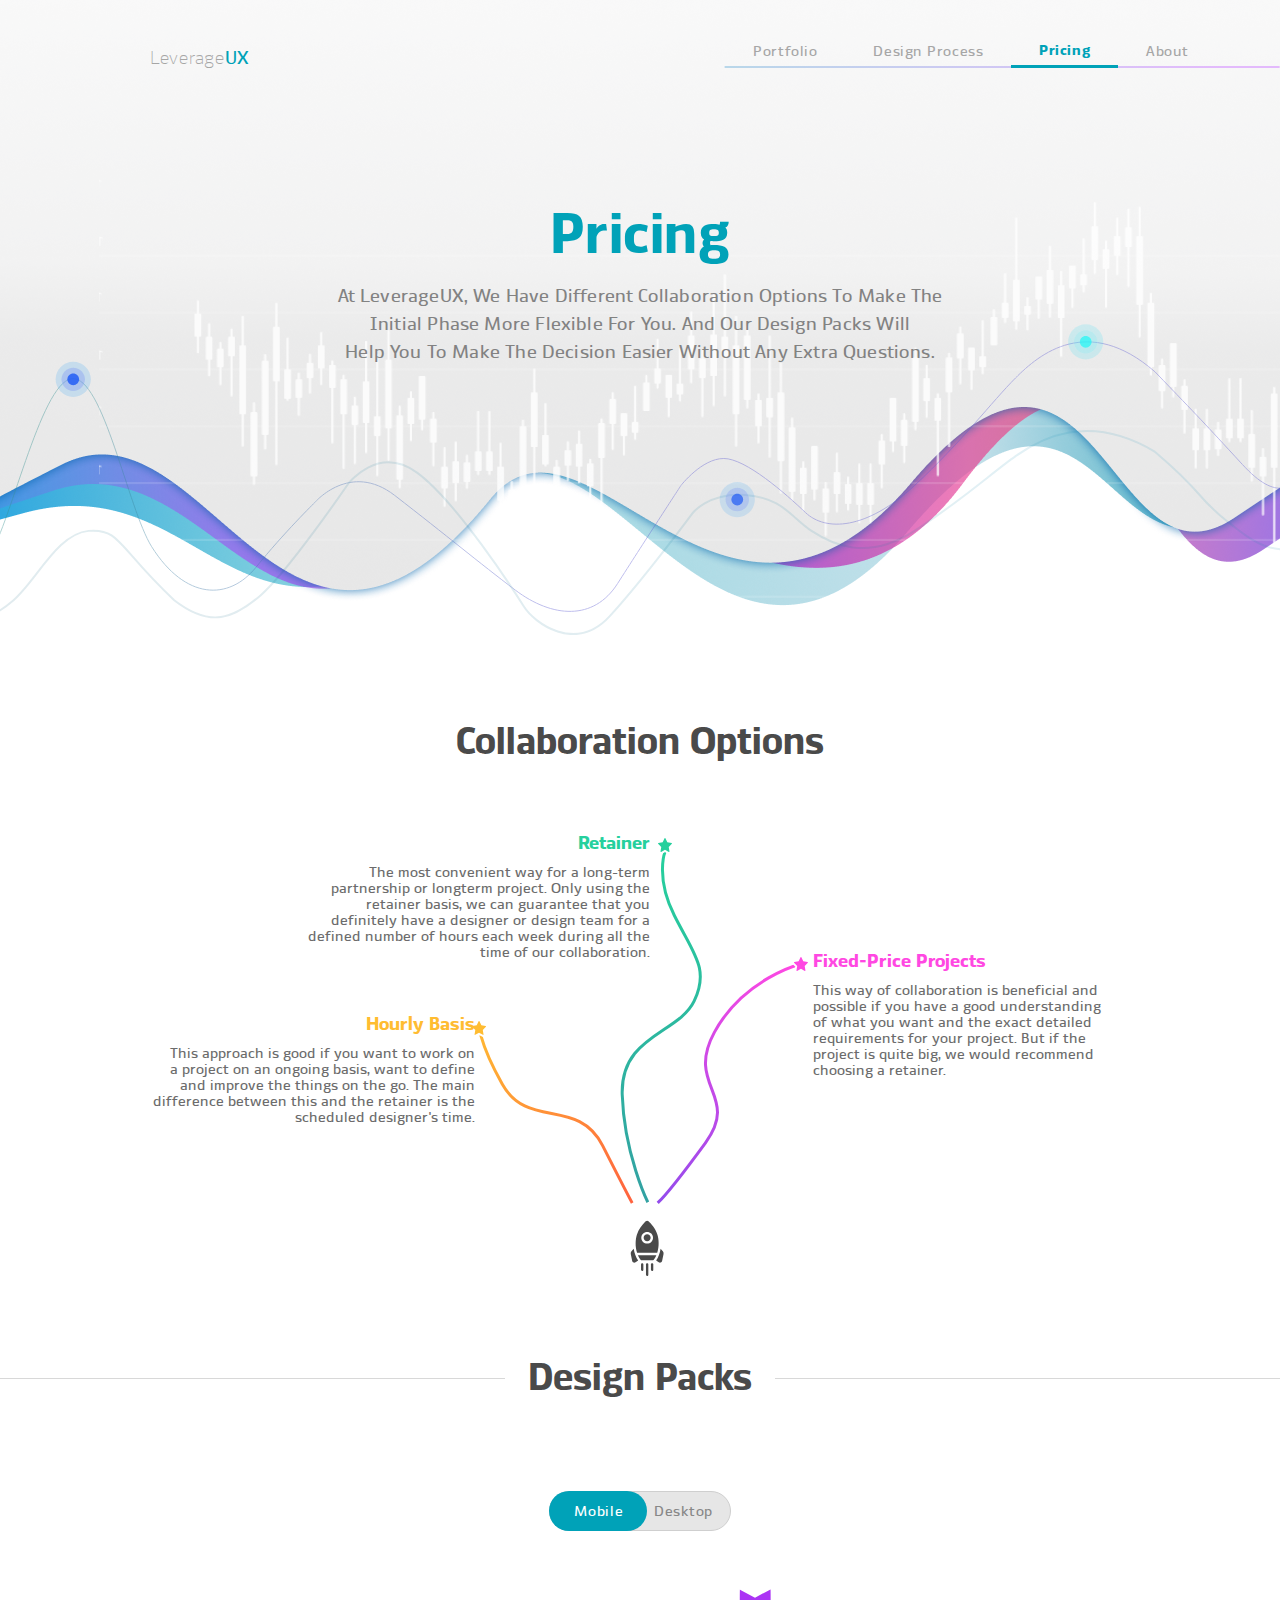
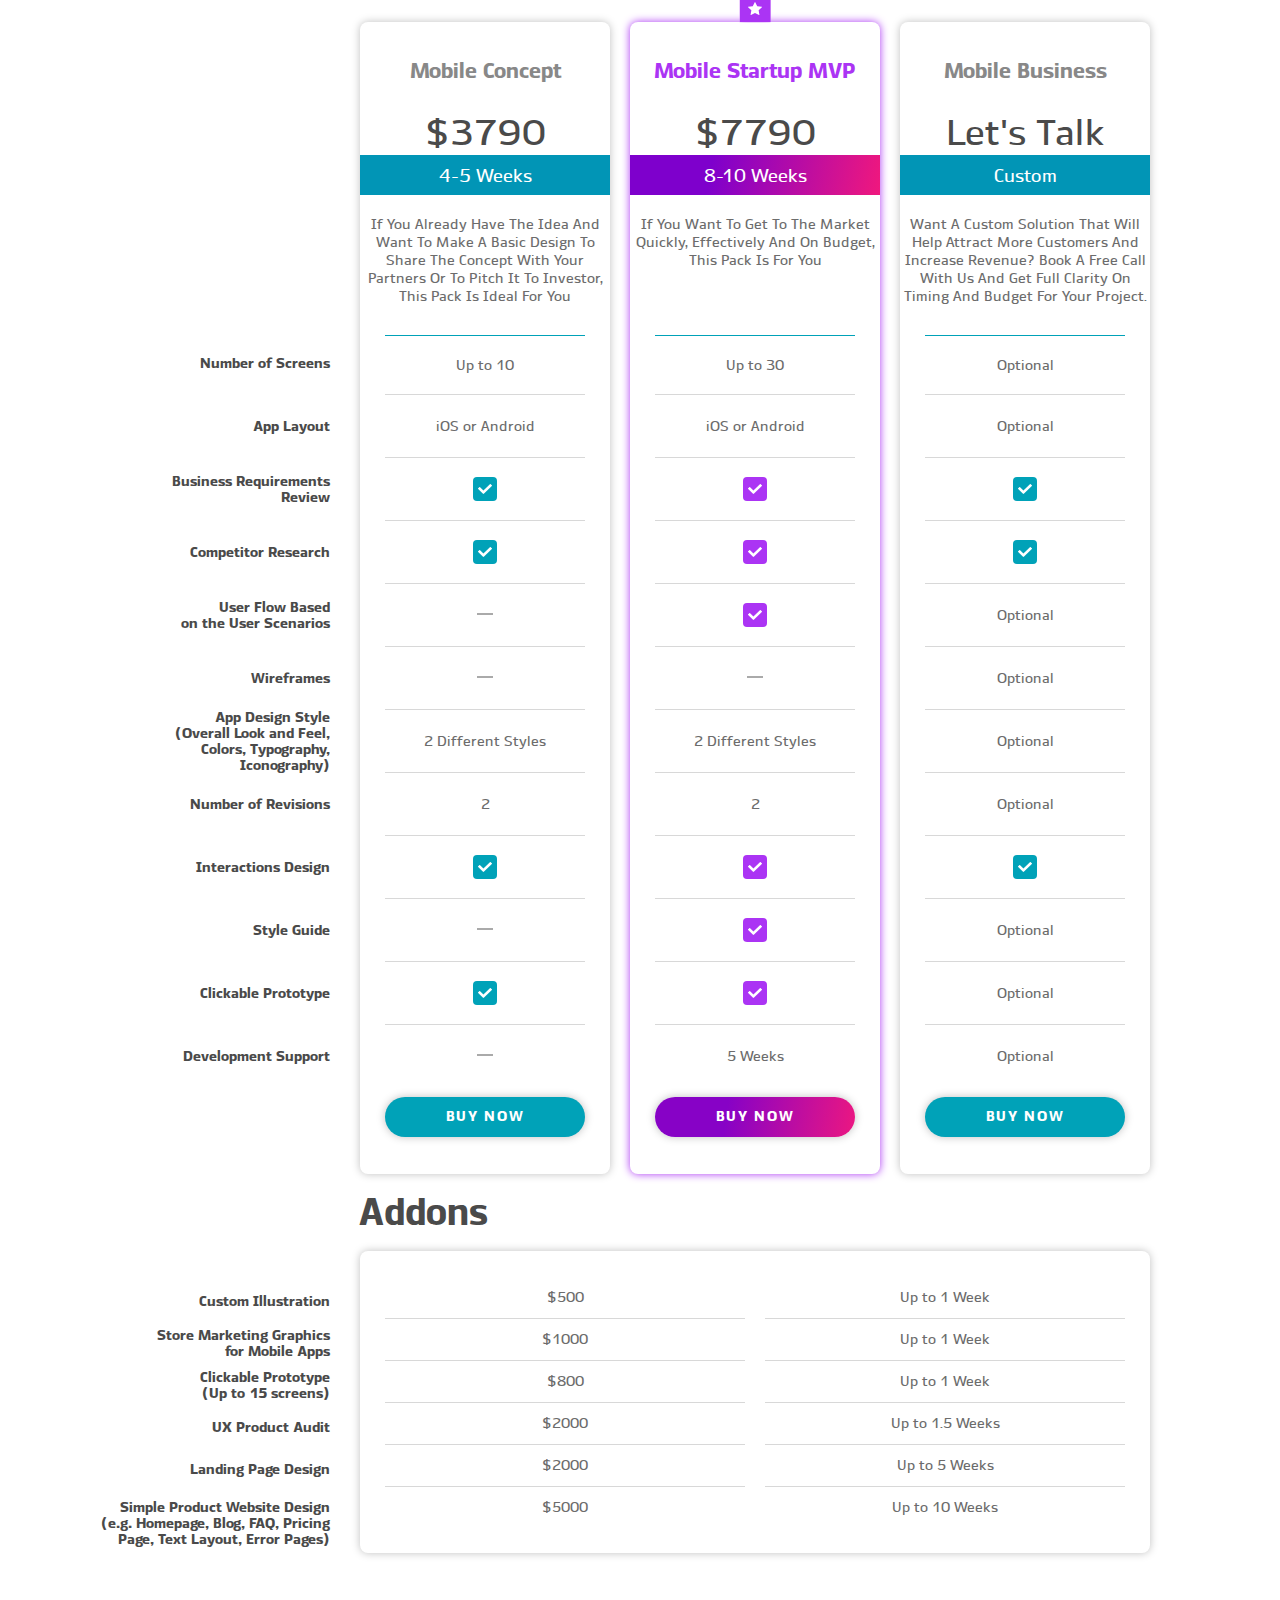
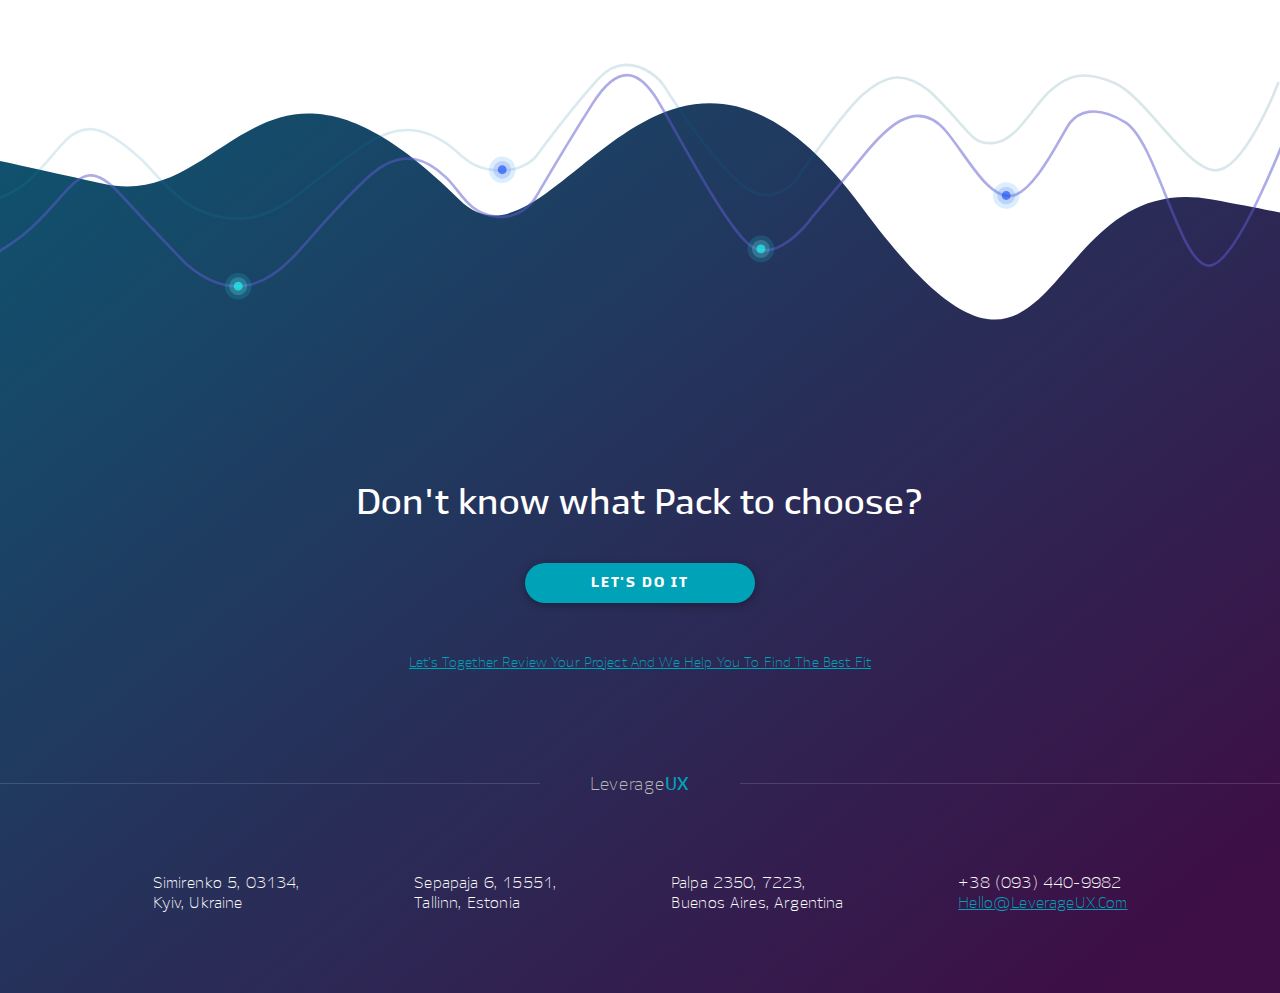
<file: pricing.html>
<!DOCTYPE html>
<html lang=ru>
	<head>
		<meta charset="UTF-8">
		<meta name="viewport" content="width=device-width, initial-scale=1">
		<meta name="theme-color" content="#f9f9f9">
		<meta name="description" content="Pricing">

		<link rel="icon" href="favicon.ico" type="img/favicon.ico" />
		<link rel="stylesheet" href="https://fonts.googleapis.com/css?family=Roboto">
		<link rel="stylesheet" href="css/fonts.css">
		<link rel="stylesheet" href="css/normalize.css">
		<link rel="stylesheet" href="css/global.css">
		<link rel="stylesheet" href="css/pricing.css">

		<script src="https://ajax.googleapis.com/ajax/libs/jquery/3.4.1/jquery.min.js"></script>
		<script src="js/main.js"></script>
		<script src="js/pricing.js"></script>

		<title>Pricing</title>
	</head>
	<body class="pricing__page">
		<header class="header animated">
			<div class="header__container">
				<div class="header__block header__block_logo">
					<a class="header__logo animated" href="./">Leverage<span>UX</span></a>
					<a id="btn_ep" href="./estimate.html" class="btn header__btn_ep">Estimate Project</a>
					<div id="btn_om" class="header__btn_om">
						<span></span><span></span><span></span>
					</div>
				</div>
				<div class="header__block header__block_menu">
	    		<nav id="menu" class="header__menu">
	    			<div class="menu__btn_back">
	    				<svg class="btn__back" width="32" height="20" viewBox="0 0 32 20" xmlns="http://www.w3.org/2000/svg">
							<path d="M1.38527 8.61473H27.2708L21.0941 2.43768C20.553 1.89688 20.553 1.01961 21.0941 0.478895C21.6352 -0.0622196 22.5125 -0.0622196 23.0528 0.478895L31.5942 9.02041C32.1353 9.56121 32.1353 10.4386 31.5942 10.9792L23.0528 19.5211C22.7823 19.7917 22.4279 19.9269 22.0735 19.9269C21.7191 19.9269 21.3646 19.7917 21.0941 19.5211C20.553 18.9803 20.553 18.103 21.0941 17.5624L27.2708 11.385H1.38527C0.620314 11.385 0 10.7648 0 9.99984C0 9.23489 0.620234 8.61473 1.38527 8.61473Z"/>
						</svg>
	    			</div>
	  				<div class="header__menu_link">
	    				<img class="menu__link_img" src="./img/port.svg" alt="portfolio">
	    				<a href="./portfolio.html">Portfolio</a>
	    				<div class="link__line"></div>
	    			</div>
	    			<div class="header__menu_link">
	    				<img class="menu__link_img" src="./img/des.svg" alt="design">
	    				<a href="./design-process.html">Design Process</a>
	    				<div class="link__line"></div>
	    			</div>
	    			<div class="header__menu_link active">
	    				<img class="menu__link_img" src="./img/pric.svg" alt="pricing">
	    				<a href="./pricing.html">Pricing</a>
	    				<div class="link__line active"></div>
	    			</div>
	    			<div class="header__menu_link">
	    				<img class="menu__link_img" src="./img/about.svg" alt="about">
	    				<a href="./about.html">About</a>
	    				<div class="link__line"></div>
	    			</div>
	    			<div class="header__menu_line"></div>
	    		</nav>
	  		</div>
	  		<div class="menu__back"></div>
  		</div>
		</header>
		<main class="content">
			<section class="content__section section__hero">
				<h1 class="hero__title">Pricing</h1>
				<p class="hero__descr">At LeverageUX, we have different collaboration options to make the<br> initial phase more flexible for you. And Our Design Packs will<br> Help you to make the decision easier without any extra questions.</p>
				<div class="hero__lines"></div>
			</section>

			<section class="content__section section__ways">
				<h2 class="ways__title">Collaboration Options</h2>
				<div class="ways__container">
					<div class="ways__block retainer">
						<h3 class="ways__block-title">Retainer</h3>
						<p class="ways__block-descr">
							The most convenient way for a long-term<br> partnership or longterm project. Only using the<br> retainer basis, we can guarantee that you<br> definitely have a designer or design team for a<br> defined number of hours each week during all the<br> time of our collaboration.
						</p>
					</div>
					<div class="ways__block fpp">
						<h3 class="ways__block-title">Fixed-Price Projects</h3>
						<p class="ways__block-descr">
							This way of collaboration is beneficial and<br> possible if you have a good understanding<br> of what you want and the exact detailed<br> requirements for your project. But if the<br> project is quite big, we would recommend<br> choosing a retainer.
						</p>
					</div>
					<div class="ways__block basis">
						<h3 class="ways__block-title">Hourly Basis</h3>
						<p class="ways__block-descr">
							This approach is good if you want to work on<br> a project on an ongoing basis, want to define<br> and improve the things on the go. The main<br> difference between this and the retainer is the<br> scheduled designer's time. 
						</p>
					</div>
				</div>
				<!-- <div class="ways__lines"></div> -->
			</section>

			<section class="content__section section__plans">
				<h2 class="section__plans_title">Design Packs</h2>
				<div class="title__line"></div>
				<ul class="radio__switch">
				  <li class="radio__switch-item">
				    <input class="radio__switch-input" type="radio" name="radioButton" id="radio1" checked>
				    <label class="radio__switch-label label1" for="radio1"><span class="rsl__txt-mob">Mobile</span></label>
				  </li>
				  <li class="radio__switch-item">
				    <input class="radio__switch-input" type="radio" name="radioButton" id="radio2">
				    <label class="radio__switch-label label2" for="radio2"><span class="rsl__txt-desk">Desktop</span></label>
				    <div aria-hidden="true" class="radio__switch-marker"></div>
				  </li>
				</ul>
				<div class="plans mobile__price">
					<div class="titles">
						<h6>Number of Screens</h6>
						<h6 class="delete_for_desktop">App Layout</h6>
						<h6>Business Requirements Review</h6>
						<h6>Competitor Research</h6>
						<h6>User Flow Based <br>on the User Scenarios</h6>
						<h6>Wireframes</h6>
						<h6 class="delete_for_desktop">App Design Style <br>(Overall Look and Feel, Colors, Typography, Iconography)</h6>
						<h6 class="delete_for_moble">Visual Identity <br>(Overall Look and Feel, Colors, Typography, Iconography)</h6>
						<h6>Number of Revisions</h6>
						<h6 class="delete_for_moble">Responsive Design</h6>
						<h6>Interactions Design</h6>
						<h6>Style Guide</h6>
						<h6>Clickable Prototype</h6>
						<h6>Development Support</h6>
					</div>
					<div class="plan__blocks">
						<div class="plan__block concept">
							<h5 class="plan__block_title mobile">Mobile Concept</h5>
							<h5 class="plan__block_title desktop">Desktop Concept</h5>
							<p class="plan__block_price mobile">$3790</p>
							<p class="plan__block_price desktop">$5790</p>
							<div class="plan__block_time mobile">4-5 weeks</div>
							<div class="plan__block_time desktop">6-8 weeks</div>
							<p class="plan__block_descr">If you already have the idea and<br>want to make a basic design to<br>share the concept with your<br>partners or to pitch it to investor,<br>this pack is ideal for you</p>
							<div class="plan__block_info plan__info_first">
								<h6 class="info__title">Number of Screens</h6>
								<p class="info__descr">Up to 10</p>
							</div>
							<div class="plan__block_info delete_for_desktop">
								<h6 class="info__title">App Layout</h6>
								<p class="info__descr mobile">iOS or Android</p>
							</div>
							<div class="plan__block_info">
								<h6 class="info__title">Business Requirements<br>Review</h6>
								<div class="info__check check"></div>
							</div>
							<div class="plan__block_info">
								<h6 class="info__title">Competitor Research</h6>
								<div class="info__check check"></div>
							</div>
							<div class="plan__block_info">
								<h6 class="info__title">User Flow Based on <br>the User Scenarios</h6>
								<div class="info__check none"></div>
							</div>
							<div class="plan__block_info">
								<h6 class="info__title">Wireframes</h6>
								<div class="info__check none"></div>
							</div>
							<div class="plan__block_info delete_for_desktop">
								<h6 class="info__title">App Design Style</h6>
								<p class="info__descr">2 Different Styles</p>
							</div>
							<div class="plan__block_info delete_for_moble">
								<h6 class="info__title">Visual Identity</h6>
								<p class="info__descr">2 Different Styles</p>
							</div>
							<div class="plan__block_info">
								<h6 class="info__title">Number of Revisions</h6>
								<p class="info__descr">2</p>
							</div>
							<div class="plan__block_info delete_for_moble">
								<h6 class="info__title">Responsive Design</h6>
								<div class="info__check none"></div>
							</div>
							<div class="plan__block_info">
								<h6 class="info__title">Interactions Design</h6>
								<div class="info__check check"></div>
							</div>
							<div class="plan__block_info">
								<h6 class="info__title">Style Guide</h6>
								<div class="info__check none"></div>
							</div>
							<div class="plan__block_info">
								<h6 class="info__title">Clickable Prototype</h6>
								<div class="info__check check"></div>
							</div>
							<div class="plan__block_info">
								<h6 class="info__title">Development Support</h6>
								<div class="info__check none"></div>
							</div>
							<button class="btn btn__buy btn__concept" type="submit">Buy Now</button>
						</div>
						<div class="plan__block startup">
							<h5 class="plan__block_title mobile">Mobile Startup MVP</h5>
							<h5 class="plan__block_title desktop">Desktop Startup MVP</h5>
							<p class="plan__block_price mobile">$7790</p>
							<p class="plan__block_price desktop">$12790</p>
							<div class="plan__block_time mobile">8-10 weeks</div>
							<div class="plan__block_time desktop">12-14 weeks</div>
							<p class="plan__block_descr">If you want to get to the market<br>quickly, effectively and on budget,<br>this pack is for you</p>
							<div class="plan__block_info plan__info_first">
								<h6 class="info__title">Number of Screens</h6>
								<p class="info__descr mobile">Up to 30</p>
								<p class="info__descr desktop">Up to 25</p>
							</div>
							<div class="plan__block_info delete_for_desktop">
								<h6 class="info__title">App Layout</h6>
								<p class="info__descr">iOS or Android</p>
							</div>
							<div class="plan__block_info">
								<h6 class="info__title">Business Requirements<br>Review</h6>
								<div class="info__check check"></div>
							</div>
							<div class="plan__block_info">
								<h6 class="info__title">Competitor Research</h6>
								<div class="info__check check"></div>
							</div>
							<div class="plan__block_info">
								<h6 class="info__title">User Flow Based on <br>the User Scenarios</h6>
								<div class="info__check check"></div>
							</div>
							<div class="plan__block_info">
								<h6 class="info__title check">Wireframes</h6>
								<div class="info__check none mobile"></div>
								<div class="info__check check desktop"></div>
							</div>
							<div class="plan__block_info delete_for_desktop">
								<h6 class="info__title">App Design Style</h6>
								<p class="info__descr">2 Different Styles</p>
							</div>
							<div class="plan__block_info delete_for_moble">
								<h6 class="info__title">Visual Identity</h6>
								<p class="info__descr">2 Different Styles</p>
							</div>
							<div class="plan__block_info">
								<h6 class="info__title">Number of Revisions</h6>
								<p class="info__descr">2</p>
							</div>
							<div class="plan__block_info delete_for_moble">
								<h6 class="info__title">Responsive Design</h6>
								<div class="info__check check"></div>
							</div>
							<div class="plan__block_info">
								<h6 class="info__title">Interactions Design</h6>
								<div class="info__check check"></div>
							</div>
							<div class="plan__block_info">
								<h6 class="info__title">Style Guide</h6>
								<div class="info__check check"></div>
							</div>
							<div class="plan__block_info">
								<h6 class="info__title">Clickable Prototype</h6>
								<div class="info__check check"></div>
							</div>
							<div class="plan__block_info">
								<h6 class="info__title">Development Support</h6>
								<div class="info__check text desktop">8 Weeks</div>
								<div class="info__check text mobile">5 Weeks</div>
							</div>
							<button class="btn btn__buy btn__startup" type="submit">Buy Now</button>
						</div>
						<div class="plan__block business">
							<h5 class="plan__block_title mobile">Mobile Business</h5>
							<h5 class="plan__block_title desktop">Desktop Business</h5>
							<p class="plan__block_price">Let's talk</p>
							<div class="plan__block_time">Custom</div>
							<p class="plan__block_descr">Want a custom solution that will<br>help attract more customers and<br>increase revenue? Book a free call<br>with us and get full clarity on<br>timing and budget for your project.</p>
							<div class="plan__block_info plan__info_first">
								<h6 class="info__title">Number of screens</h6>
								<div class="info__check text">optional</div>
							</div>
							<div class="plan__block_info delete_for_desktop">
								<h6 class="info__title">App Layout</h6>
								<div class="info__check text">Optional</div>
							</div>
							<div class="plan__block_info">
								<h6 class="info__title">Business Requirements<br>Review</h6>
								<div class="info__check check"></div>
							</div>
							<div class="plan__block_info">
								<h6 class="info__title">Competitor Research</h6>
								<div class="info__check check"></div>
							</div>
							<div class="plan__block_info">
								<h6 class="info__title">User Flow Based on <br>the User Scenarios</h6>
								<div class="info__check text">Optional</div>
							</div>
							<div class="plan__block_info">
								<h6 class="info__title check">Wireframes</h6>
								<div class="info__check check desktop"></div>
								<div class="info__check text mobile">Optional</div>
							</div>
							<div class="plan__block_info delete_for_desktop">
								<h6 class="info__title">App Design Style</h6>
								<div class="info__check text">Optional</div>
							</div>
							<div class="plan__block_info delete_for_moble">
								<h6 class="info__title">Visual Identity</h6>
								<div class="info__check text">Optional</div>
							</div>
							<div class="plan__block_info">
								<h6 class="info__title">Number of Revisions</h6>
								<div class="info__check text">Optional</div>
							</div>
							<div class="plan__block_info delete_for_moble">
								<h6 class="info__title">Responsive Design</h6>
								<div class="info__check text">Optional</div>
							</div>
							<div class="plan__block_info">
								<h6 class="info__title">Interactions Design</h6>
								<div class="info__check check"></div>
							</div>
							<div class="plan__block_info">
								<h6 class="info__title">Style Guide</h6>
								<div class="info__check text mobile">Optional</div>
								<div class="info__check check desktop"></div>
							</div>
							<div class="plan__block_info">
								<h6 class="info__title">Clickable Prototype</h6>
								<div class="info__check text">Optional</div>
							</div>
							<div class="plan__block_info">
								<h6 class="info__title">Development Support</h6>
								<div class="info__check text">Optional</div>
							</div>
							<button class="btn btn__buy btn__business" type="submit">Buy Now</button>
						</div>
					</div>
					<!-- <div class="plan__lines"></div> -->
					<div id="buyModal" class="modal">
						<div class="modal-content">
							<span class="close">
								<svg xml:space="preserve" enable-background="new 0 0 15 15" height="15px" id="cross" version="1.1" viewBox="0 0 15 15" width="15px" x="0px" xmlns="http://www.w3.org/2000/svg" y="0px">
									<path d="M5.792,7.499L0,0.707l0.708-0.706L7.497,5.79L7.5,5.793L14.293,0L15,0.707L9.207,7.5l0.001,0.001L15,14.293
									l-0.708,0.706L7.503,9.21L7.5,9.207L0.707,15L0,14.293L5.792,7.499L5.792,7.499z"/>
								</svg>
							</span>
							<div class="form">
								<div class="form__block">
									<input type="text" id="plan" name="plan">
									<input type="text" class="validation validation__plan-form" id="nameBuy" name="user_name" placeholder="Name" autofocus>
									<input type="email" class="validation validation__plan-form validation__plan-email" id="emailBuy" name="email" placeholder="Email">
									<textarea class="validation validation__textarea validation__plan-form" id="descrBuy" name="description" placeholder="Give us a short description of the info you want us to provide. Thanks"></textarea>
									<div class="validation__text validation__text-plan">
										<img src="./img/estimate/invalid.svg" alt="invalid">
										<span class="valid__text valid__text-all_forms">please fill these fields</span>
									</div>
									<button class="btn btn_send" id="formBtnBuy">Buy Now</button>
								</div>
								<div class="send__message">Thanks, your letter sent.</div>
								<div class="notsend__message">Sorry, your letter not sent.</div>
							</div>
						</div>
						<div class="modal__back"></div>
					</div>
				</div>
				<h2 class="section__plans_title addons__title">Addons</h2>
				<div class="addons mobile__price">
					<div class="addons__block titles">
						<h6>Custom Illustration</h6>
						<h6 class="delete_for_desktop">Store Marketing Graphics<br>for Mobile Apps</h6>
						<h6>Clickable Prototype <br>(Up to 15 screens)</h6>
						<h6>UX Product Audit</h6>
						<h6>Landing Page Design</h6>
						<h6 class="mobile__title">Simple Product Website Design <span>(e.g. Homepage, Blog, FAQ, Pricing Page, Text Layout, Error Pages)</span></h6>
					</div>
					<div class="addons__block tabl">
						<div class="tabl__block_info tabl__info_first">
							<h6 class="tabl__info info__title">Custom Illustration</h6>
							<p class="info__descr">$500</p>
							<p class="info__descr">Up to 1 Week</p>
						</div>
						<div class="tabl__block_info delete_for_desktop">
							<h6 class="tabl__info info__title">Store Marketing Graphics <br>for Mobile Apps</h6>
							<p class="info__descr">$1000</p>
							<p class="info__descr">Up to 1 Week</p>
						</div>
						<div class="tabl__block_info">
							<h6 class="tabl__info info__title">Clickable Prototype <br>(Up to 15 Screens)</h6>
							<p class="info__descr">$800</p>
							<p class="info__descr">Up to 1 Week</p>
						</div>
						<div class="tabl__block_info">
							<h6 class="tabl__info info__title">UX Product Audit</h6>
							<p class="info__descr">$2000</p>
							<p class="info__descr">Up to 1.5 Weeks</p>
						</div>
						<div class="tabl__block_info">
							<h6 class="tabl__info info__title">Landing Page Design</h6>
							<p class="info__descr">$2000</p>
							<p class="info__descr">Up to 5 Weeks</p>
						</div>
						<div class="tabl__block_info">
							<h6 class="tabl__info info__title">Simple Product Website Design</h6>
							<p class="info__descr">$5000</p>
							<p class="info__descr">Up to 10 Weeks</p>
						</div>
					</div>
				</div>
			</section>		
		</main>

		<footer class="footer">
			<div class="lines__block footer__lines"></div>
			<div class="footer__block footer__block_first">
				<h3 class="footer__title">Don't know what Pack to choose?</h3>
				<a href="./estimate.html" id="btn_fr" class="btn footer__btn">Let's do it</a>
				<p id="popOp" class="footer__link">Let's together review your project <br class="br__mob">and we help you to find the best fit</p>
			</div>
			<div class="footer__block footer__block_second">
				<div class="footer__block_logo">
					<div class="footer__line footer__line_left"></div>
					<a class="footer__logo" href="./">Leverage<span>UX</span></a>
					<div class="footer__line footer__line_right"></div>
				</div>
				<div class="footer__contacts">
					<div class="contacts__block">
						<p>Simirenko 5, 03134, <br>Kyiv, Ukraine</p>
					</div>
					<div class="contacts__block">
						<p>Sepapaja 6, 15551, <br>Tallinn, Estonia</p>
					</div>
					<div class="contacts__block">
						<p>Palpa 2350, 7223, <br>Buenos Aires, Argentina</p>
					</div>
					<div class="contacts__block">
						<a class="contacts__phone" href="tel:+380934409982">+38 (093) 440-9982</a>
						<a class="contacts__email" href="mailto:hello@leverageux.com">Hello@LeverageUX.Com</a>
					</div>
				</div>
			</div>
			<div id="regModal" class="modal">
				<div class="modal-content">
					<span class="close">
						<svg xml:space="preserve" enable-background="new 0 0 15 15" height="15px" id="cross" version="1.1" viewBox="0 0 15 15" width="15px" x="0px" xmlns="http://www.w3.org/2000/svg" y="0px">
							<path d="M5.792,7.499L0,0.707l0.708-0.706L7.497,5.79L7.5,5.793L14.293,0L15,0.707L9.207,7.5l0.001,0.001L15,14.293
							l-0.708,0.706L7.503,9.21L7.5,9.207L0.707,15L0,14.293L5.792,7.499L5.792,7.499z"/>
						</svg>
					</span>
					<div class="form">
						<div class="form__block">
							<input type="text" class="validation validation__footer-form" id="nameFooter" name="user_name" placeholder="Name" autofocus>
							<input type="email" class="validation validation__footer-form validation__footer-email" id="emailFooter" name="email" placeholder="Email">
							<textarea class="validation validation__textarea validation__footer-form" id="descrFooter" name="description" placeholder="Give us a short description of the info you want us to provide. Thanks!"></textarea>
							<div class="validation__text validation__text-footer">
								<img src="./img/estimate/invalid.svg" alt="invalid">
								<span class="valid__text valid__text-all_forms">please fill these fields</span>
							</div>
							<button class="btn btn_send" id="formBtnFooter">Let's do it</button>
						</div>
						<div class="send__message">Thanks, your letter sent.</div>
						<div class="notsend__message">Sorry, your letter not sent.</div>
					</div>
				</div>
				<div class="modal__back"></div>
			</div>
		</footer>
		<a href="#" class="scrollup"></span></a>
	</body>
	
</html>
</file>
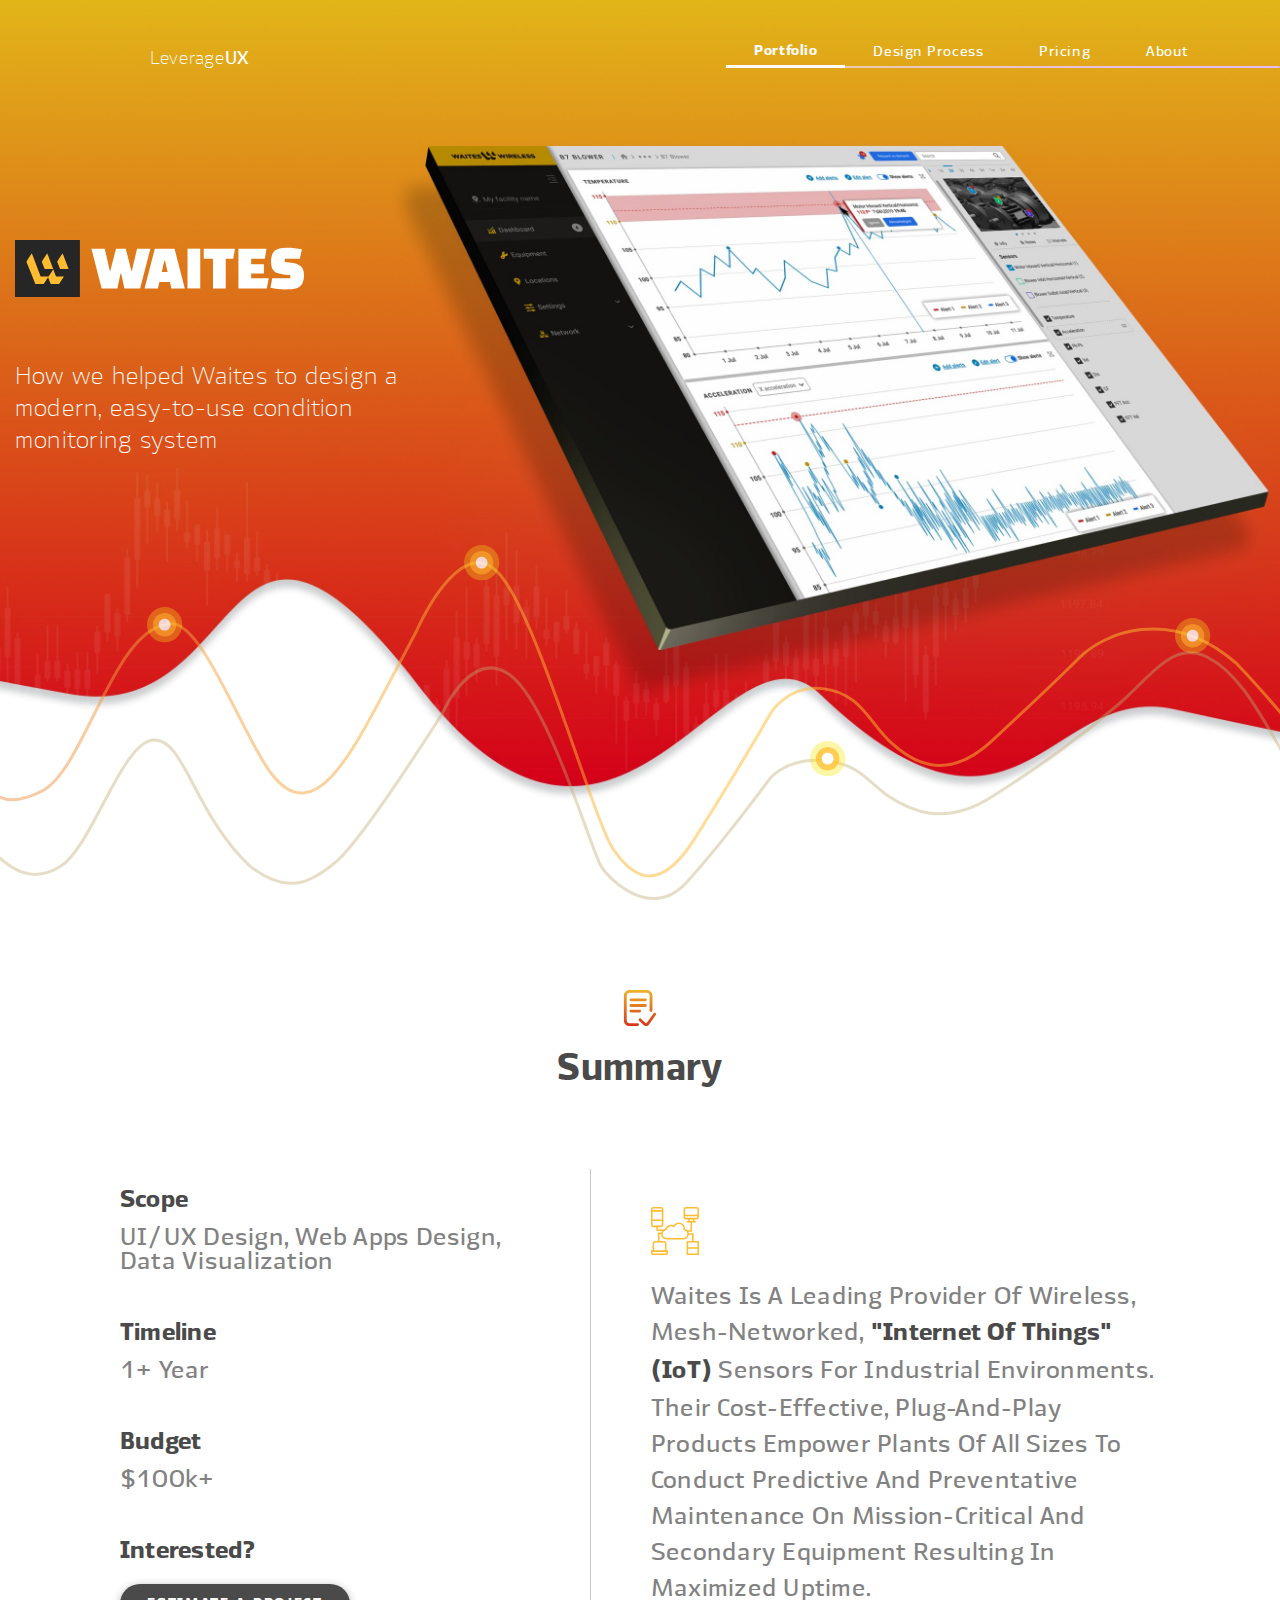
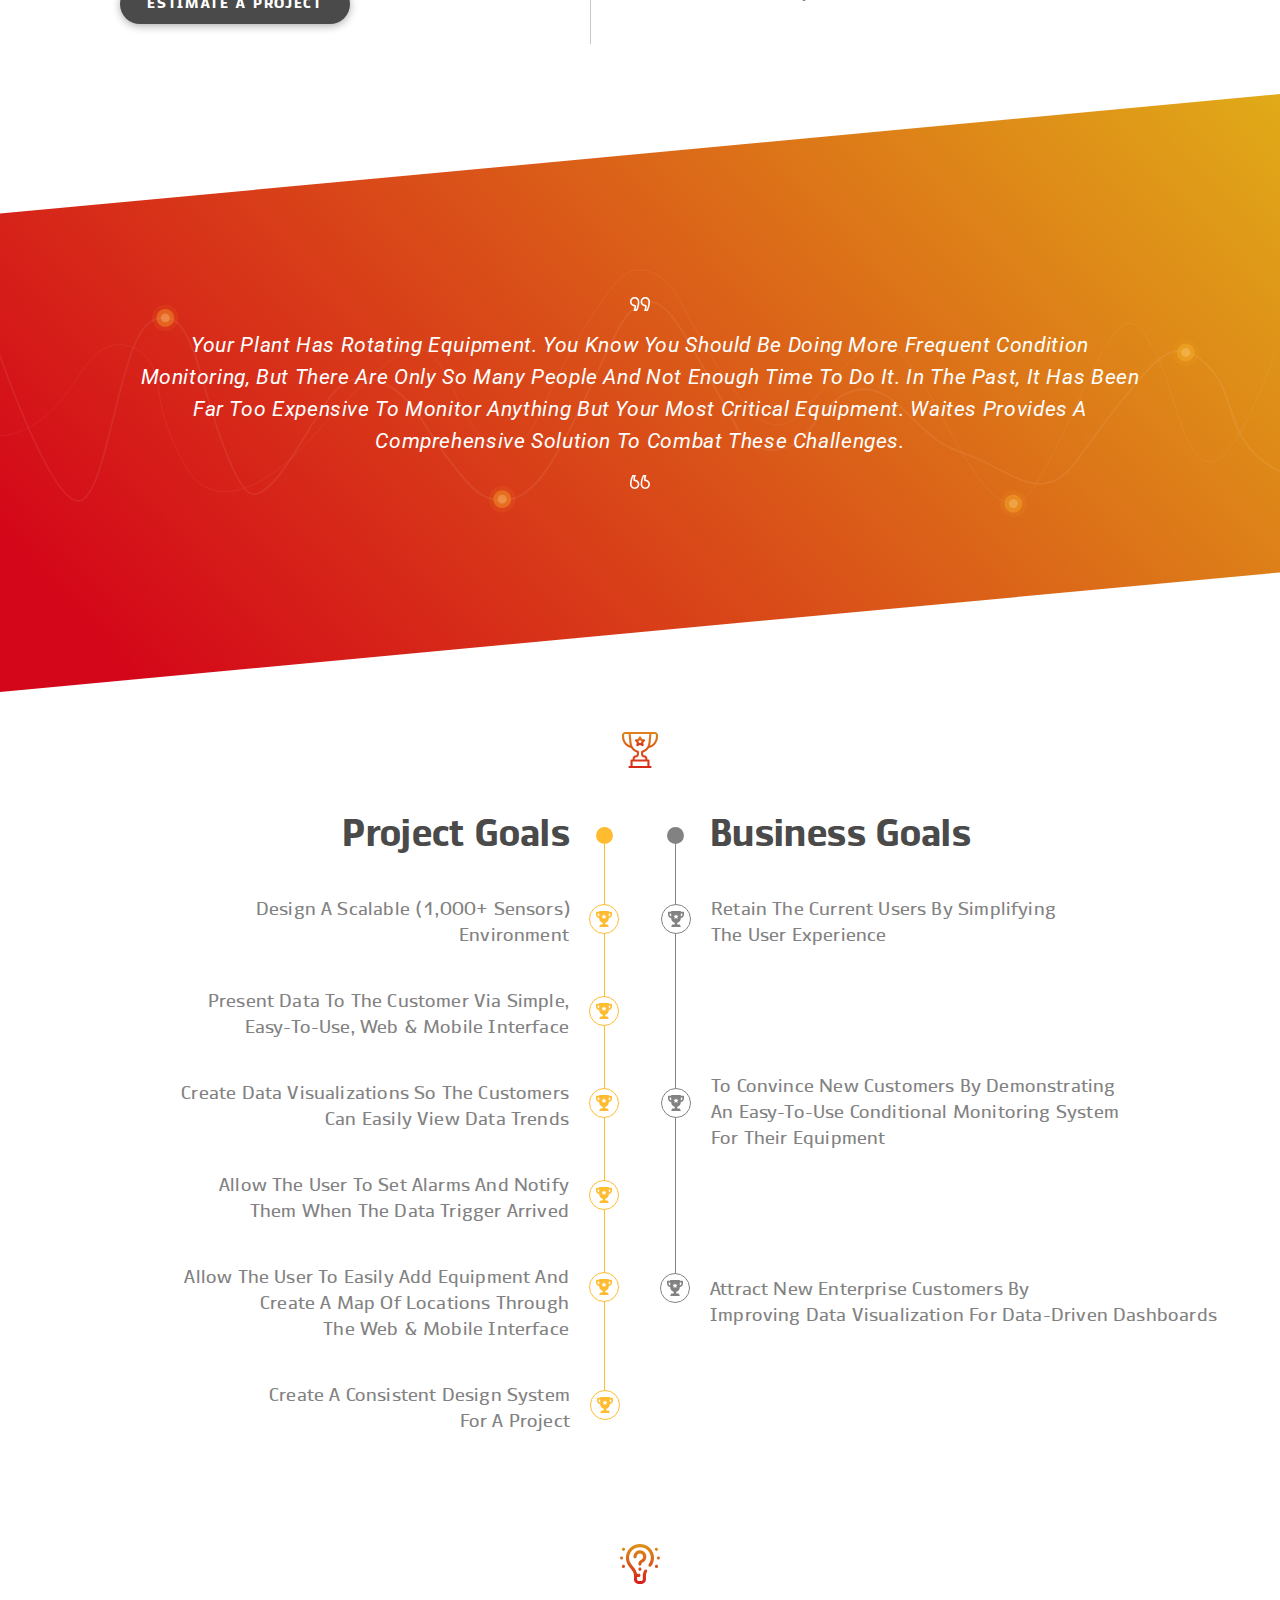
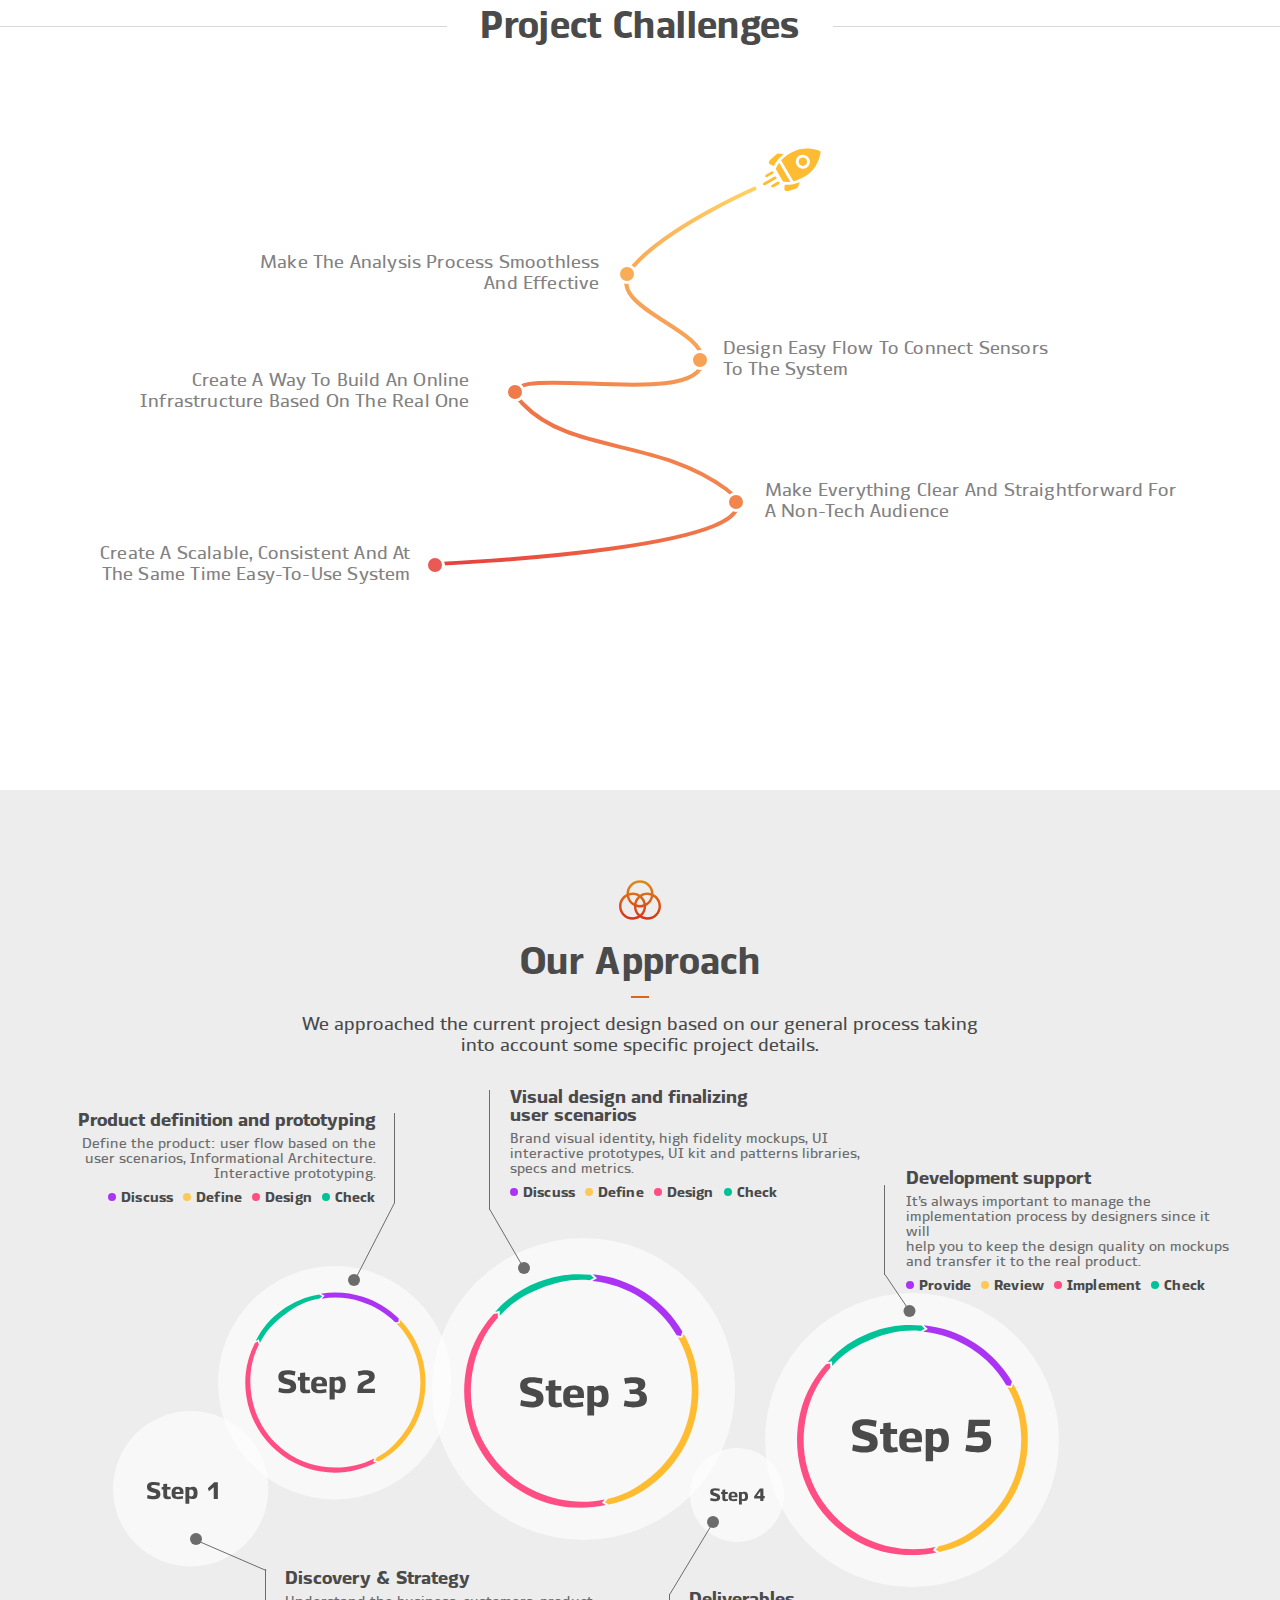
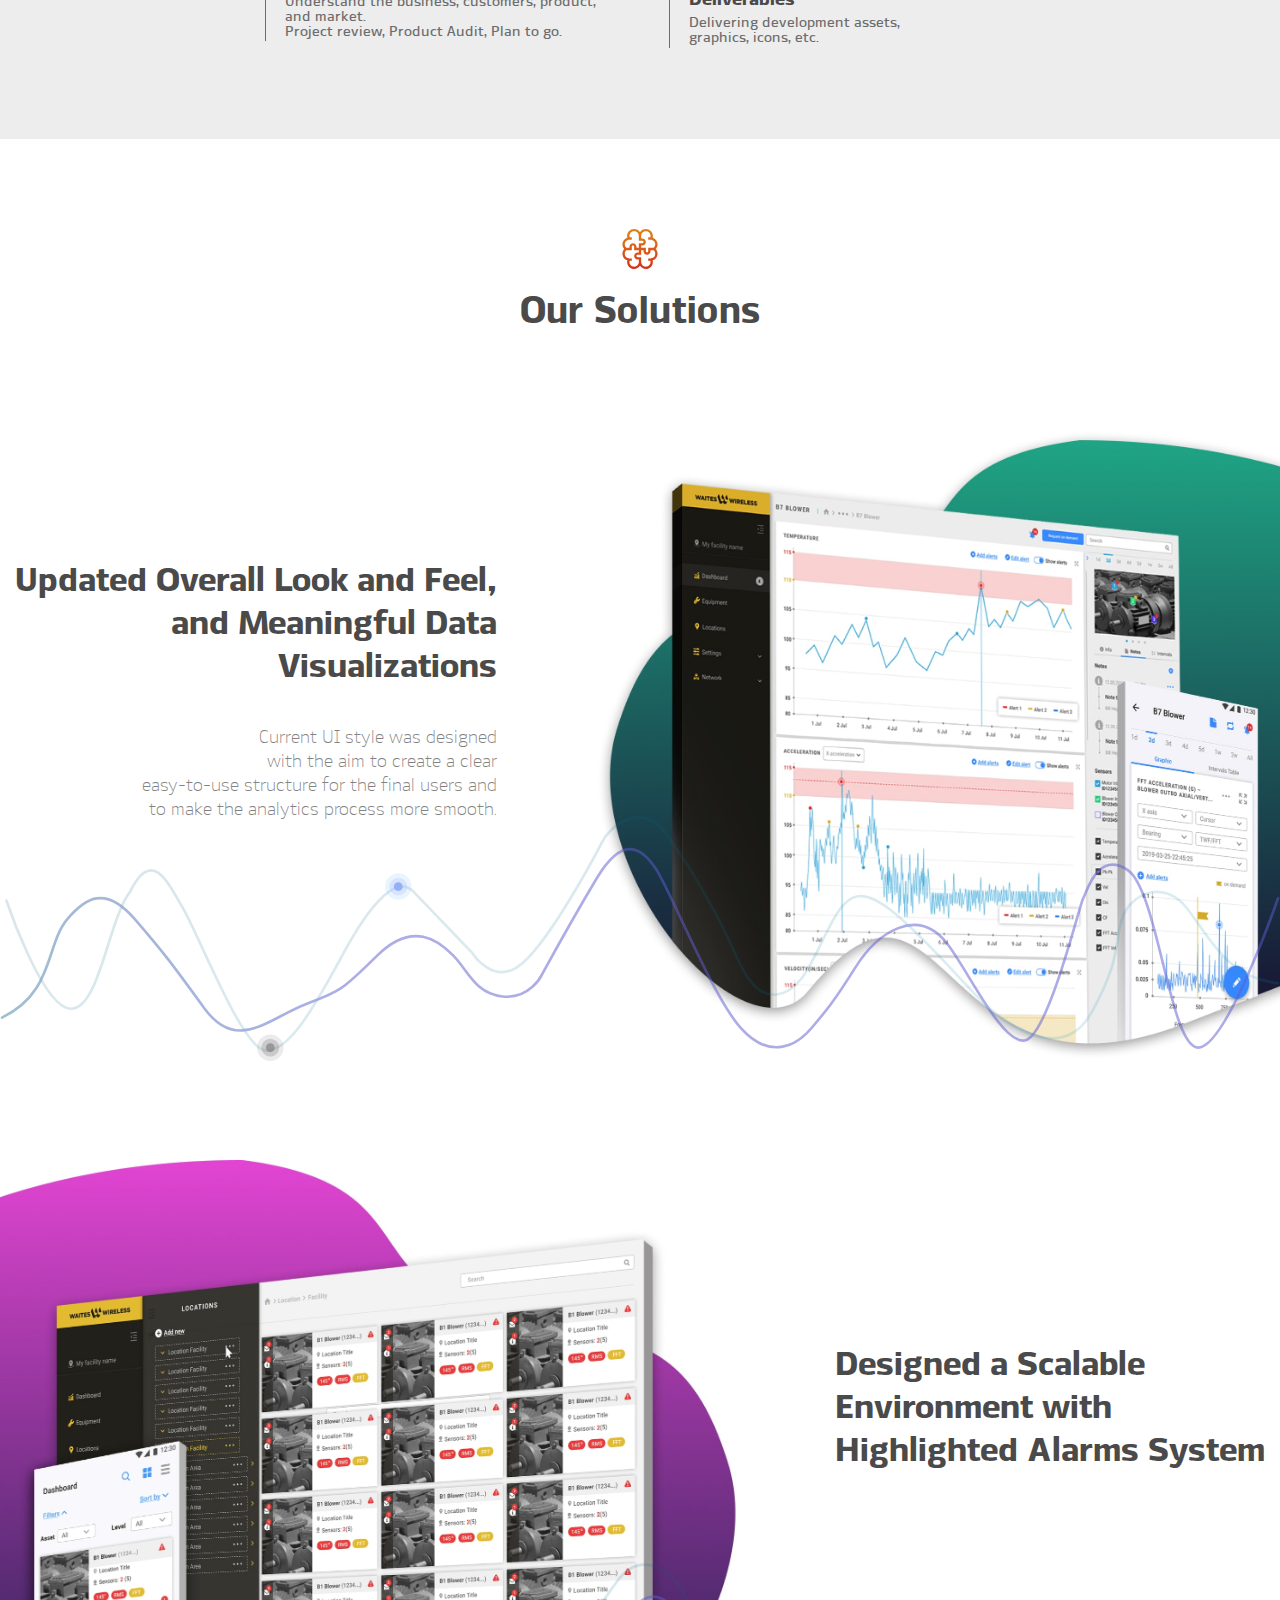
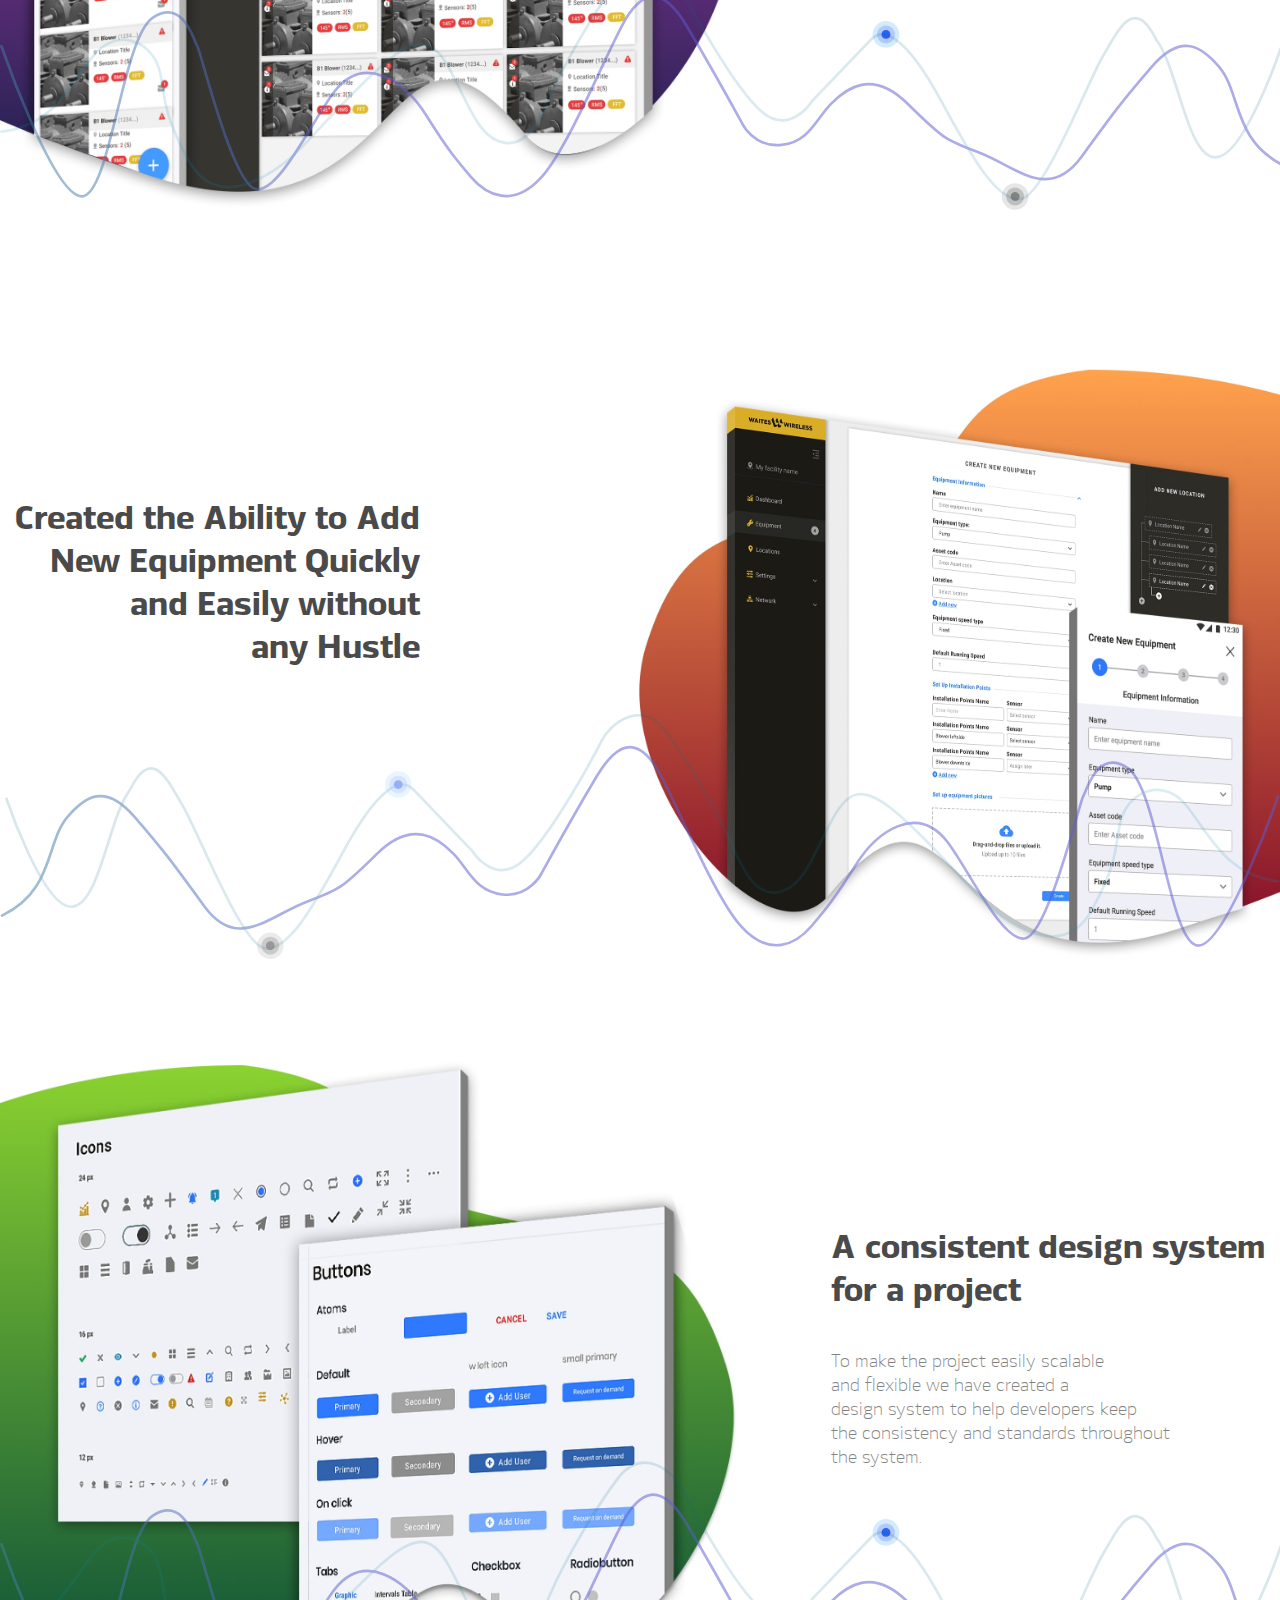
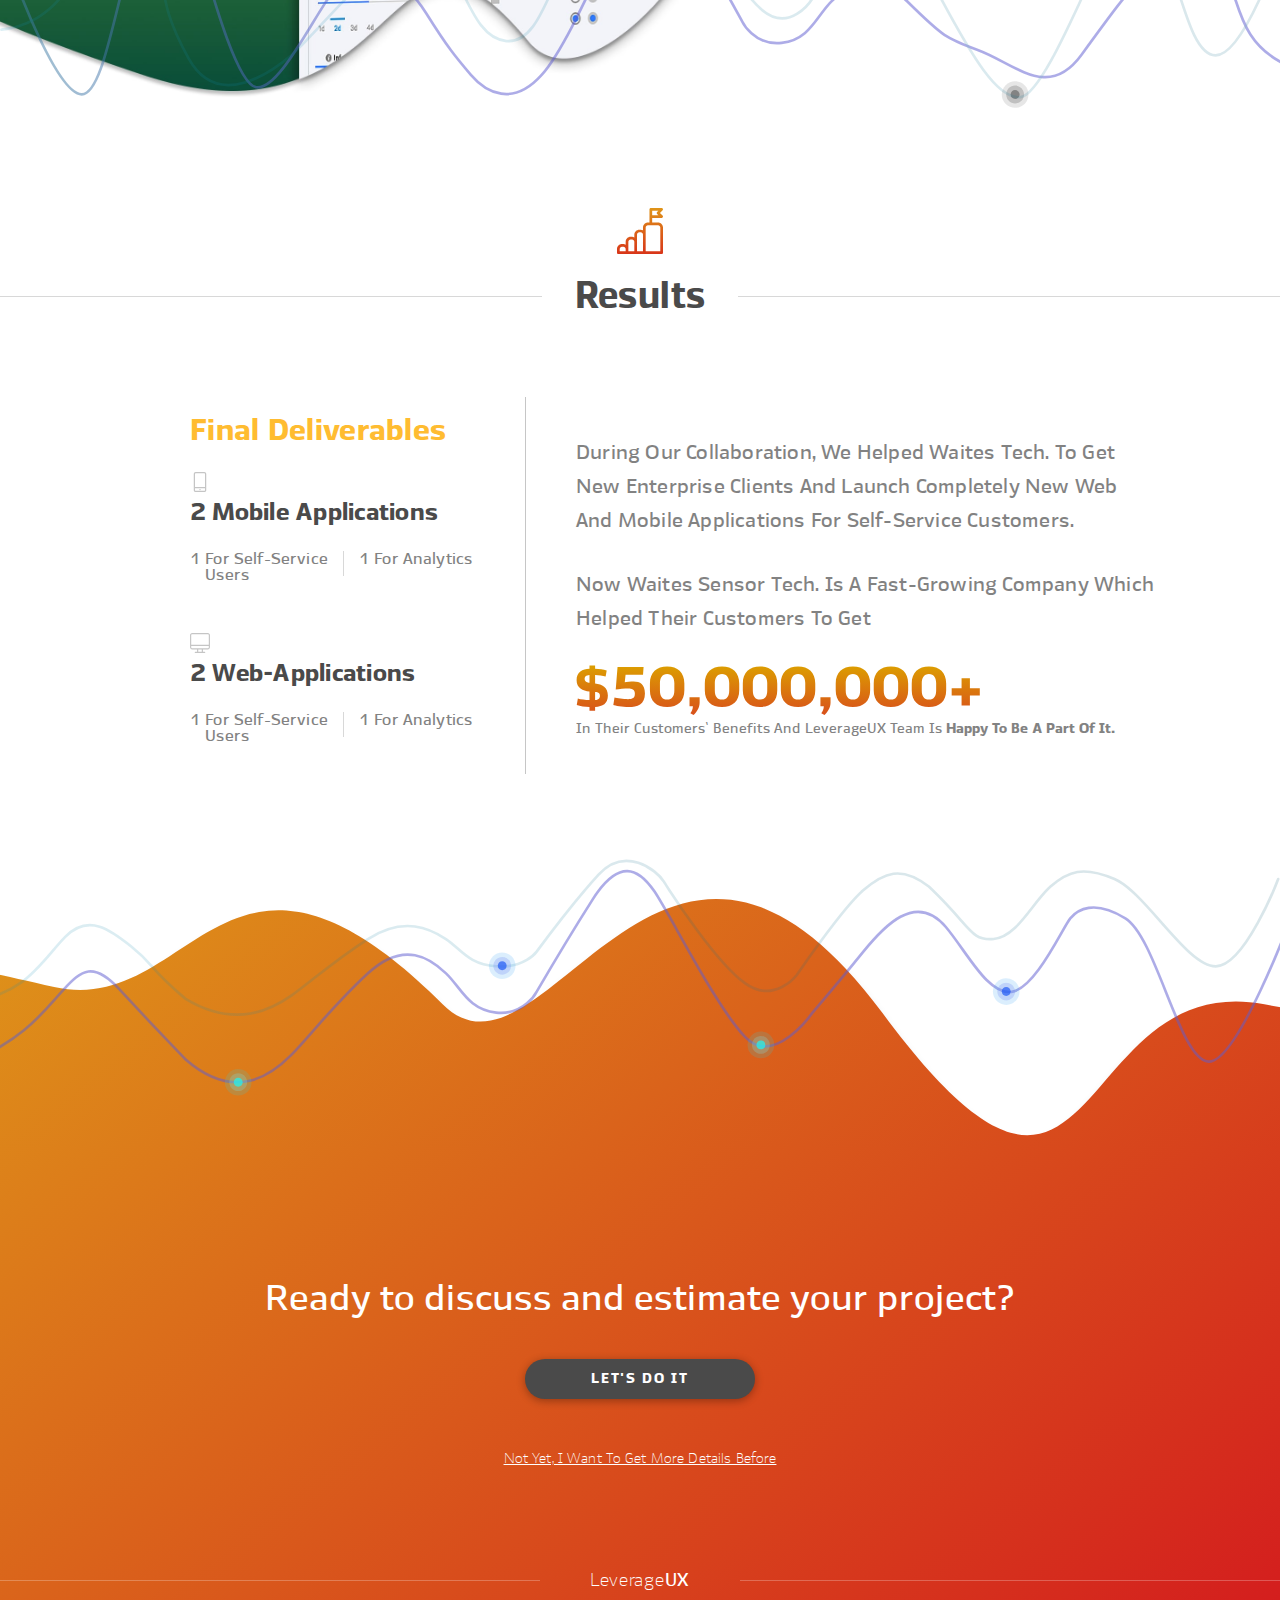
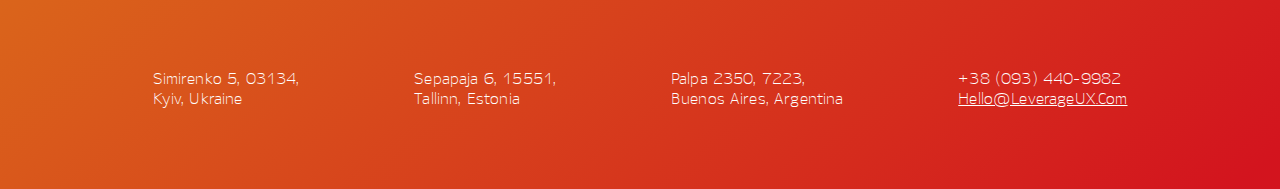
<file: waites-showcase.html>
<!DOCTYPE html>
<html lang=ru>
	<head>
		<meta name="robots" content="noindex">
		<meta charset="UTF-8">
		<meta name="viewport" content="width=device-width, initial-scale=1">
		<meta name="theme-color" content="#e2b518">
		<meta name="description" content="Waites">

		<link rel="icon" href="favicon.ico" type="img/favicon.ico" />
		<link rel="stylesheet" href="https://fonts.googleapis.com/css?family=Roboto">
		<link rel="stylesheet" href="css/fonts.css">
		<link rel="stylesheet" href="css/normalize.css">
		<link rel="stylesheet" href="css/global.css">
		<link rel="stylesheet" href="css/showcases.css">
		<link rel="stylesheet" href="css/waites.css">

		<script src="https://ajax.googleapis.com/ajax/libs/jquery/3.4.1/jquery.min.js"></script>
		<script src="js/main.js"></script>
    
		<title>Waites</title>
	</head>
	<body class="showcase waites__page">
		<header class="header animated">
			<div class="header__container">
				<div class="header__block header__block_logo">
					<a class="header__logo animated" href="./">Leverage<span>UX</span></a>
					<a id="btn_ep" href="./estimate.html" class="btn header__btn_ep">Estimate Project</a>
					<div id="btn_om" class="header__btn_om">
						<span></span><span></span><span></span>
					</div>
				</div>
				<div class="header__block header__block_menu">
	    		<nav id="menu" class="header__menu">
	    			<div class="menu__btn_back">
	    				<svg class="btn__back" width="32" height="20" viewBox="0 0 32 20" xmlns="http://www.w3.org/2000/svg">
							<path d="M1.38527 8.61473H27.2708L21.0941 2.43768C20.553 1.89688 20.553 1.01961 21.0941 0.478895C21.6352 -0.0622196 22.5125 -0.0622196 23.0528 0.478895L31.5942 9.02041C32.1353 9.56121 32.1353 10.4386 31.5942 10.9792L23.0528 19.5211C22.7823 19.7917 22.4279 19.9269 22.0735 19.9269C21.7191 19.9269 21.3646 19.7917 21.0941 19.5211C20.553 18.9803 20.553 18.103 21.0941 17.5624L27.2708 11.385H1.38527C0.620314 11.385 0 10.7648 0 9.99984C0 9.23489 0.620234 8.61473 1.38527 8.61473Z"/>
						</svg>
	    			</div>
	  				<div class="header__menu_link active">
	    				<img class="menu__link_img" src="./img/port.svg" alt="portfolio">
	    				<a href="./portfolio.html">Portfolio</a>
	    				<div class="link__line active"></div>
	    			</div>
	    			<div class="header__menu_link">
	    				<img class="menu__link_img" src="./img/des.svg" alt="design">
	    				<a href="./design-process.html">Design Process</a>
	    				<div class="link__line"></div>
	    			</div>
	    			<div class="header__menu_link">
	    				<img class="menu__link_img" src="./img/pric.svg" alt="pricing">
	    				<a href="./pricing.html">Pricing</a>
	    				<div class="link__line"></div>
	    			</div>
	    			<div class="header__menu_link">
	    				<img class="menu__link_img" src="./img/about.svg" alt="about">
	    				<a href="./about.html">About</a>
	    				<div class="link__line"></div>
	    			</div>
	    			<div class="header__menu_line"></div>
	    		</nav>
	  		</div>
	  		<div class="menu__back"></div>
  		</div>
		</header>
		
		<main class="content">
			<section class="content__section section__hero">
				<div class="hero__info">
					<h1 class="hero__title"><img src="./img/showcases/waites/logo.svg" alt="Waites"></h1>
					<p class="hero__descr">How we helped Waites to design a<br> modern, easy-to-use condition<br> monitoring system</p>
				</div>
				<div class="hero__lines"></div>
			</section>

			<section class="content__section section__summary">
				<div class="showcase__title">
					<img src="./img/showcases/waites/summary.svg" alt="summary">
					<h2>Summary</h2>
				</div>
				<div class="summary__container">
					<div class="summary__block summary__block-info">
						<h4>Scope</h4>
						<p>UI/UX Design, Web Apps Design, <br>Data Visualization</p>
						<h4>Timeline</h4>
						<p>1+ year</p>
						<h4>Budget</h4>
						<p>$100k+</p>
						<h4>Interested?</h4>
						<a href="./estimate.html">Estimate a project</a>
					</div>
					<div class="summary__block summary__block-descr">
						<img src="./img/showcases/waites/sum_descr.svg" alt="icon">
						<p>Waites is a leading provider of wireless, <br>mesh-networked, <b>"Internet of Things" <br>(IoT)</b> sensors for industrial environments. <br>Their cost-effective, plug-and-play <br>products empower plants of all sizes to <br>conduct predictive and preventative <br>maintenance on mission-critical and <br>secondary equipment resulting in <br>maximized uptime.</p>
					</div>
				</div>
			</section>

			<section class="content__section section__comment">
				<img src="./img/showcases/mark_1.svg" alt="mark_1">
				<div class="comment">
					Your plant has rotating equipment. You know you should be doing more frequent condition <br>monitoring, but there are only so many people and not enough time to do it. In the past, it has been <br>far too expensive to monitor anything but your most critical equipment. Waites provides a <br>comprehensive solution to combat these challenges.
				</div>
				<img src="./img/showcases/mark_2.svg" alt="mark_2">
				<div class="comment__lines"></div>
			</section>

			<section class="content__section section__goals">
				<img src="./img/showcases/waites/goals.svg" alt="goals">
				<div class="goals__container">
					<div class="goals__block goals__block-project">
						<h3>Project goals</h3>
						<p class="goal goal_1">Design a scalable (1,000+ sensors) <br>environment</p>
						<p class="goal goal_2">Present data to the customer via simple, <br>easy-to-use, web & mobile interface</p>
						<p class="goal goal_3">Create data visualizations so the customers <br>can easily view data trends</p>
						<p class="goal goal_4">Allow the user to set alarms and notify <br>them when the data trigger arrived</p>
						<p class="goal goal_5">Allow the user to easily add equipment and <br>create a map of locations through <br>the web & mobile interface</p>
						<p class="goal goal_6">Create a consistent design system <br>for a project</p>
					</div>
					<div class="goals__block goals__block-business">
						<h3>Business Goals</h3>
						<p class="goal goal_1">Retain the current users by simplifying <br>the User Experience</p>
						<p class="goal goal_2">To convince new customers by demonstrating <br>an easy-to-use conditional monitoring system <br>for their equipment</p>
						<p class="goal goal_3">Attract new enterprise customers by <br>improving data visualization for data-driven dashboards</p>
					</div>
				</div>
			</section>

			<section class="content__section section__challenges">
				<div class="showcase__title showcase__title-line">
					<img src="./img/showcases/waites/challenges.svg" alt="challenges">
					<h2>Project Challenges</h2>
					<div class="title__line"></div>
				</div>
				<div class="challenges__container">
					<img class="rocket" src="./img/showcases/waites/rocket.svg" alt="rocket">
					<p class="challenge challenge__left challenge_1">Create a scalable, consistent and at <br>the same time easy-to-use system</p>
					<p class="challenge challenge__right challenge_2">Make everything clear and straightforward for <br>a non-tech audience</p>
					<p class="challenge challenge__left challenge_3">Create A Way To Build An Online <br>Infrastructure Based On The Real One</p>
					<p class="challenge challenge__right challenge_4">Design easy flow to connect sensors <br>to the system</p>
					<p class="challenge challenge__left challenge_5">Make the analysis process smoothless <br>and effective</p>
				</div>
			</section>

			<section class="content__section section__approach">
				<div class="showcase__title">
					<img src="./img/showcases/waites/approach.svg" alt="approach">
					<h2>Our Approach</h2>
					<div class="title__line-approach"></div>
					<p class="approach__descr">We approached the current project design based on our general process taking <br>into account some specific project details.</p>
				</div>
				<div class="approach__container">
					<div class="approach__steps">	
						<img class="steps__img" src="./img/showcases/waites/steps.svg" alt="steps">
						<div class="approach__steps_descr">
							<div class="approach__steps_block step_1">
								<div class="step__block">
									<h3 class="step__title"><span class="step__number">1. </span>Discovery &amp; Strategy</h3>
									<p class="step_descr">Understand the business, customers, product, <br>and market. <br>Project review, Product Audit, Plan to go.</p>
								</div>
							</div>
							<div class="approach__steps_block step_2">
								<div class="step__block">
									<h3 class="step__title"><span class="step__number">2. </span>Product definition and prototyping</h3>
									<p class="step_descr">Define the product: user flow based on the <br>user scenarios, Informational Architecture. <br>Interactive prototyping.</p>
									<div class="step_tegs">
										<span class="teg purple">Discuss</span>
										<span class="teg yellow">Define</span>
										<span class="teg pink">Design</span>
										<span class="teg green">Check</span>
									</div>
								</div>
							</div>
							<div class="approach__steps_block step_3">
								<div class="step__block">
									<h3 class="step__title"><span class="step__number">3. </span>Visual design and finalizing <br>user scenarios</h3>
									<p class="step_descr">Brand visual identity, high fidelity mockups, UI <br>interactive prototypes, UI kit and patterns libraries, <br>specs and metrics.</p>
									<div class="step_tegs">
										<span class="teg purple">Discuss</span>
										<span class="teg yellow">Define</span>
										<span class="teg pink">Design</span>
										<span class="teg green">Check</span>
									</div>
								</div>
							</div>
							<div class="approach__steps_block step_4">
								<div class="step__block">
									<h3 class="step__title"><span class="step__number">4. </span>Deliverables</h3>
									<p class="step_descr">Delivering development assets, <br>graphics, icons, etc.</p>
								</div>
							</div>
							<div class="approach__steps_block step_5">
								<div class="step__block">
									<h3 class="step__title"><span class="step__number">5. </span>Development support</h3>
									<p class="step_descr">It’s always important to manage the <br>implementation process by designers since it will <br>help you to keep the design quality on mockups <br>and transfer it to the real product.</p>
									<div class="step_tegs">
										<span class="teg purple">Provide</span>
										<span class="teg yellow">Review</span>
										<span class="teg pink">Implement</span>
										<span class="teg green">Check</span>
									</div>
								</div>
							</div>
						</div>
					</div>
				</div>	
			</section>

			<div class="showcase__title">
				<img src="./img/showcases/waites/solutions.svg" alt="solutions">
				<h2>Our solutions</h2>
			</div>
			<section class="content__section section__board section__board-right section__updated">
				<div class="section__container section__container_img"></div>
				<div class="section__container section__container_text">
					<h3 class="section__title">Updated Overall Look and Feel,<br> and Meaningful Data<br> Visualizations</h3>
					<p class="section__description">Current UI style was designed<br> with the aim to create a clear <br>easy-to-use structure for the final users and<br> to make the analytics process more smooth.
					</p>				
				</div>
				<div class="img__block img__lines"></div>
			</section>

			<section class="content__section section__board section__board-left section__alarms">
				<div class="section__container section__container_img"></div>
				<div class="section__container section__container_text">
					<h3 class="section__title">Designed a Scalable<br> Environment with<br> Highlighted Alarms System</h3>
				</div>
				<div class="img__block img__lines"></div>
			</section>

			<section class="content__section section__board section__board-right section__equipment">
				<div class="section__container section__container_img"></div>
				<div class="section__container section__container_text">
					<h3 class="section__title">Created the Ability to Add<br> New Equipment Quickly<br> and Easily without<br> any Hustle</h3>
				</div>
				<div class="img__block img__lines"></div>
			</section>

			<section class="content__section section__board section__board-left section__system">
				<div class="section__container section__container_img"></div>
				<div class="section__container section__container_text">
					<h3 class="section__title">A consistent design system<br> for a project</h3>
					<p class="section__description">To make the project easily scalable<br> and flexible we have created a<br> design system to help developers keep<br> the consistency and standards throughout<br> the system.</p>
				</div>
				<div class="img__block img__lines"></div>
			</section>

			<section class="content__section section__results">
				<div class="showcase__title showcase__title-line">
					<img src="./img/showcases/waites/results.svg" alt="results">
					<h2>Results</h2>
					<div class="title__line"></div>
				</div>
				<div class="results__container">
					<div class="results__block results__block-final">
						<h3>Final Deliverables</h3>
						<img src="./img/showcases/results__mob.svg" alt="icon">
						<h4>2 mobile applications</h4>
						<div class="applic">
							<span>1&nbsp;</span>
							<span>for self-service <br>users</span>
							<div></div>
							<span>1 for analytics</span>
						</div>
						<img class="results__desk" src="./img/showcases/results__desk.svg" alt="icon">
						<h4>2 web-applications</h4>
						<div class="applic">
							<span>1&nbsp;</span>
							<span>for self-service <br>users</span>
							<div></div>
							<span>1 for analytics</span>
						</div>
					</div>
					<div class="results__block results__block-descr">
						<p>During our collaboration, we helped Waites Tech. to get <br>new enterprise clients and launch completely new web <br>and mobile applications for self-service customers.</p>
						<p>Now Waites Sensor Tech. is a fast-growing company which <br>helped their customers to get</p>
						<img src="./img/showcases/waites/price.svg" alt="price">
						<span>In their customers` benefits and LeverageUX team is <b>happy to be a part of it.</b></span>
					</div>
				</div>
			</section>	
		</main>

		<footer class="footer">
			<div class="lines__block footer__lines"></div>
			<div class="footer__block footer__block_first">
				<h3 class="footer__title">Ready to discuss and estimate your project?</h3>
				<a href="./estimate.html" id="btn_fr" class="btn footer__btn">Let's do it</a>
				<p id="popOp" class="footer__link">Not yet, I want to get more details before</p>
			</div>
			<div class="footer__block footer__block_second">
				<div class="footer__block_logo">
					<div class="footer__line footer__line_left"></div>
					<a class="footer__logo" href="./">Leverage<span>UX</span></a>
					<div class="footer__line footer__line_right"></div>
				</div>
				<div class="footer__contacts">
					<div class="contacts__block">
						<p>Simirenko 5, 03134, <br>Kyiv, Ukraine</p>
					</div>
					<div class="contacts__block">
						<p>Sepapaja 6, 15551, <br>Tallinn, Estonia</p>
					</div>
					<div class="contacts__block">
						<p>Palpa 2350, 7223, <br>Buenos Aires, Argentina</p>
					</div>
					<div class="contacts__block">
						<a class="contacts__phone" href="tel:+380934409982">+38 (093) 440-9982</a>
						<a class="contacts__email" href="mailto:hello@leverageux.com">Hello@LeverageUX.Com</a>
					</div>
				</div>
			</div>
			<div id="regModal" class="modal">
				<div class="modal-content">
					<span class="close">
						<svg xml:space="preserve" enable-background="new 0 0 15 15" height="15px" id="cross" version="1.1" viewBox="0 0 15 15" width="15px" x="0px" xmlns="http://www.w3.org/2000/svg" y="0px">
							<path d="M5.792,7.499L0,0.707l0.708-0.706L7.497,5.79L7.5,5.793L14.293,0L15,0.707L9.207,7.5l0.001,0.001L15,14.293
							l-0.708,0.706L7.503,9.21L7.5,9.207L0.707,15L0,14.293L5.792,7.499L5.792,7.499z"/>
						</svg>
					</span>
					<div class="form">
						<div class="form__block">
							<input type="text" class="validation validation__footer-form" id="nameFooter" name="user_name" placeholder="Name" autofocus>
							<input type="email" class="validation validation__footer-form validation__footer-email" id="emailFooter" name="email" placeholder="Email">
							<textarea class="validation validation__textarea validation__footer-form" id="descrFooter" name="description" placeholder="Give us a short description of the info you want us to provide. Thanks!"></textarea>
							<div class="validation__text validation__text-footer">
								<img src="./img/estimate/invalid.svg" alt="invalid">
								<span class="valid__text valid__text-all_forms">please fill these fields</span>
							</div>
							<button class="btn btn_send" id="formBtnFooter">Let's do it</button>
						</div>
						<div class="send__message">Thanks, your letter sent.</div>
						<div class="notsend__message">Sorry, your letter not sent.</div>
					</div>
				</div>
				<div class="modal__back"></div>
			</div>
		</footer>
		<a href="#" class="scrollup"></span></a>
	</body>
	
</html>
</file>
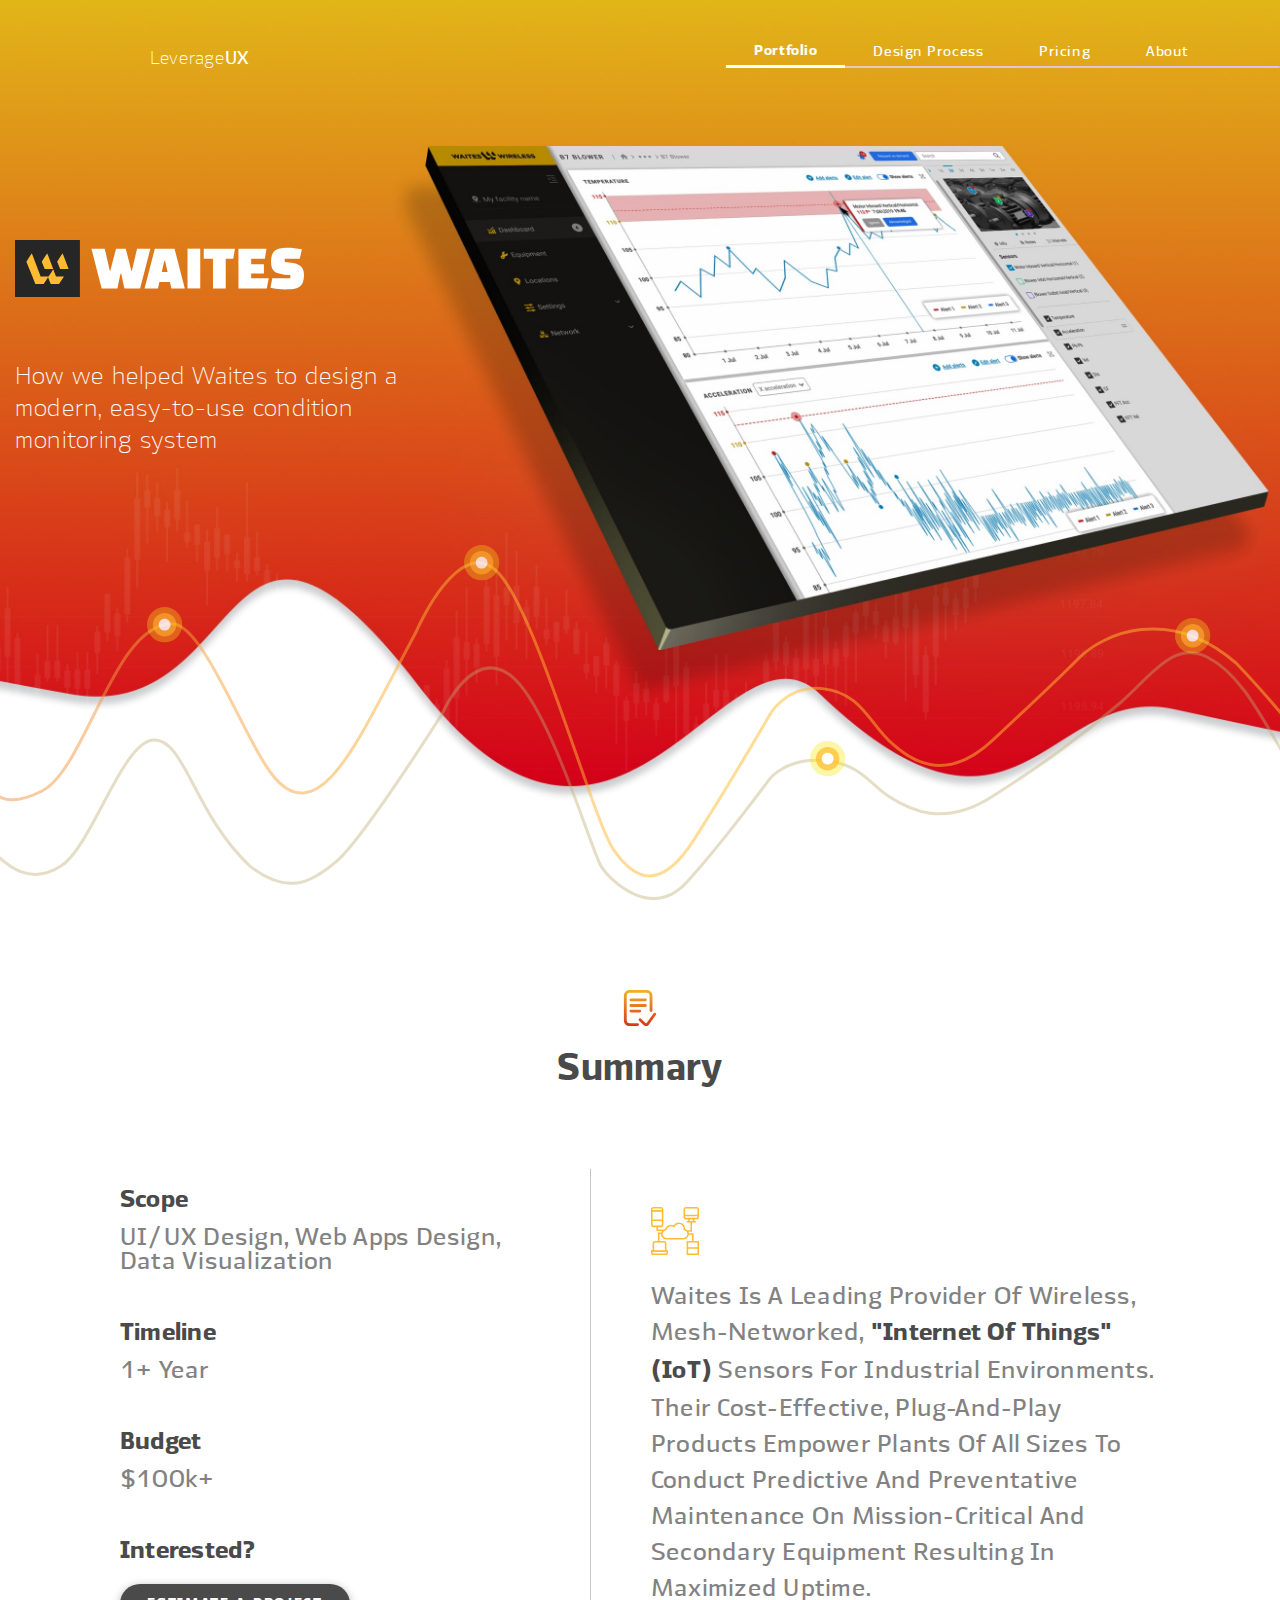
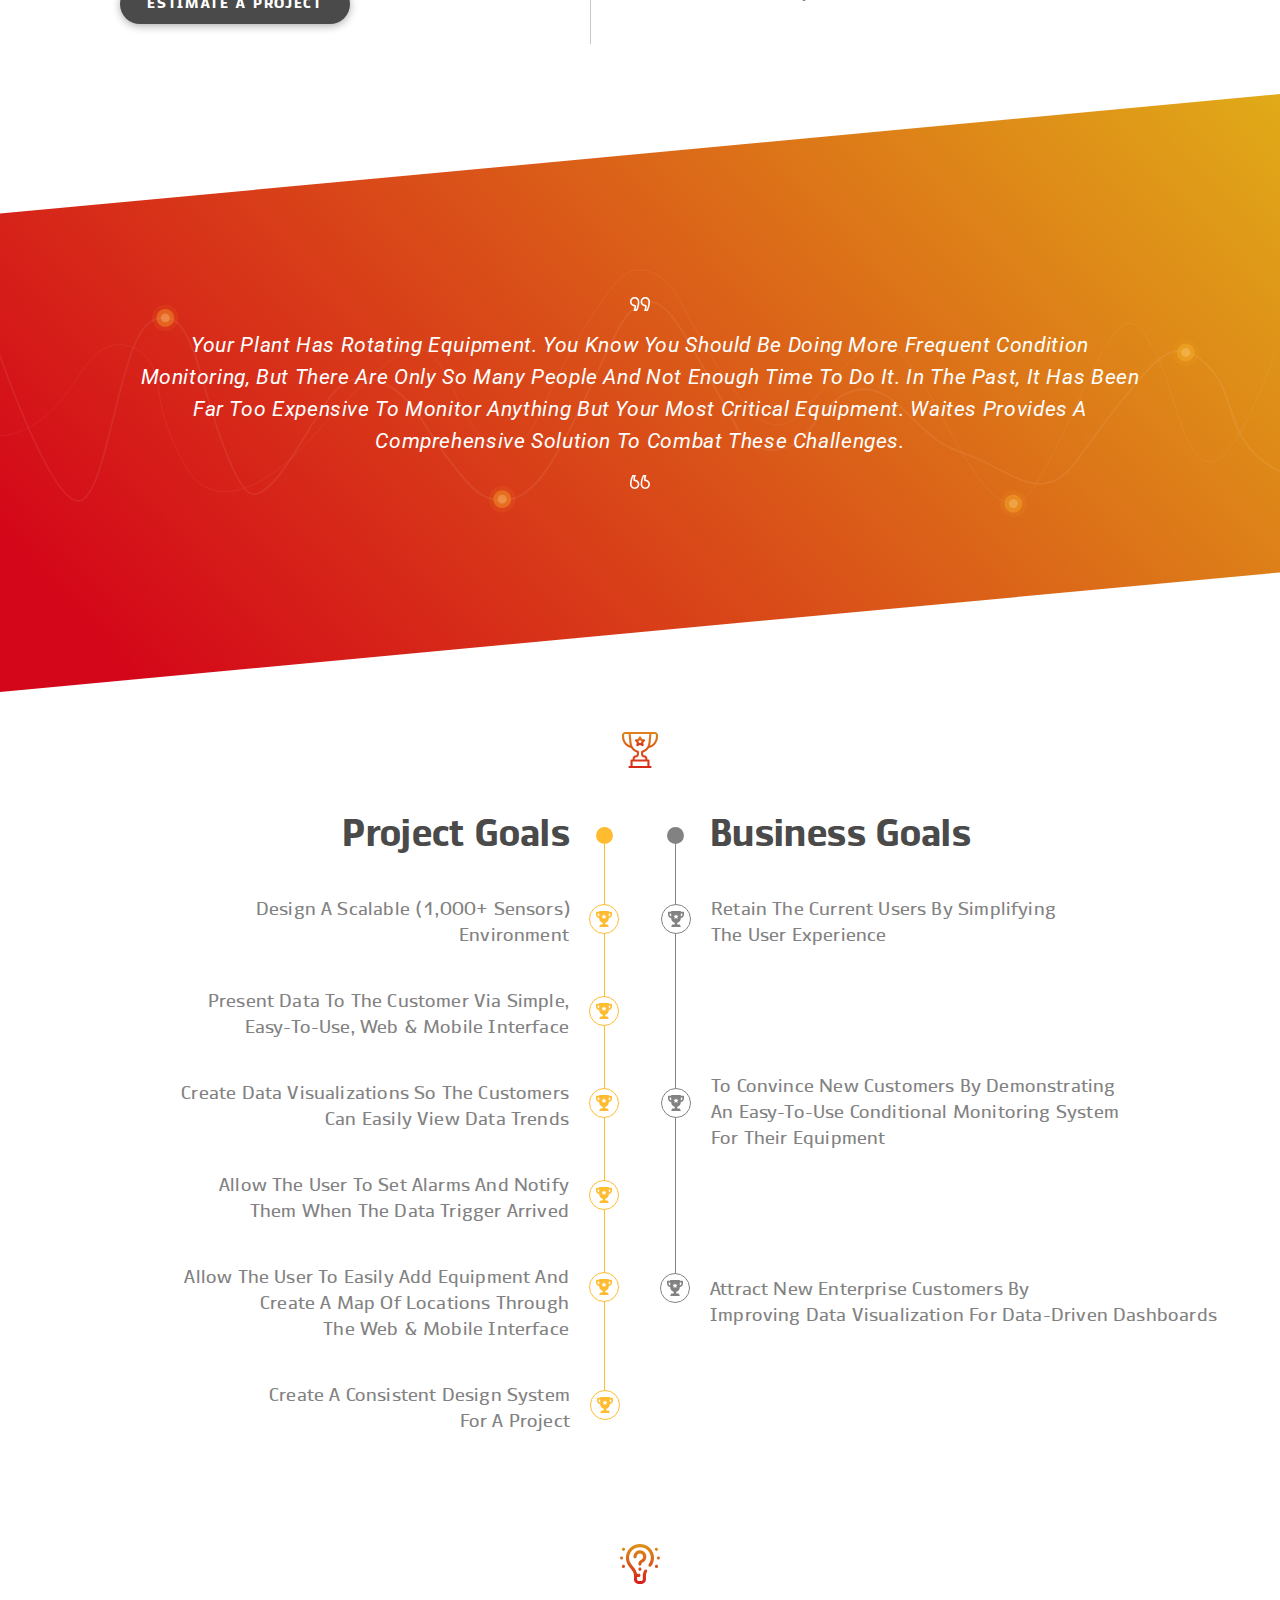
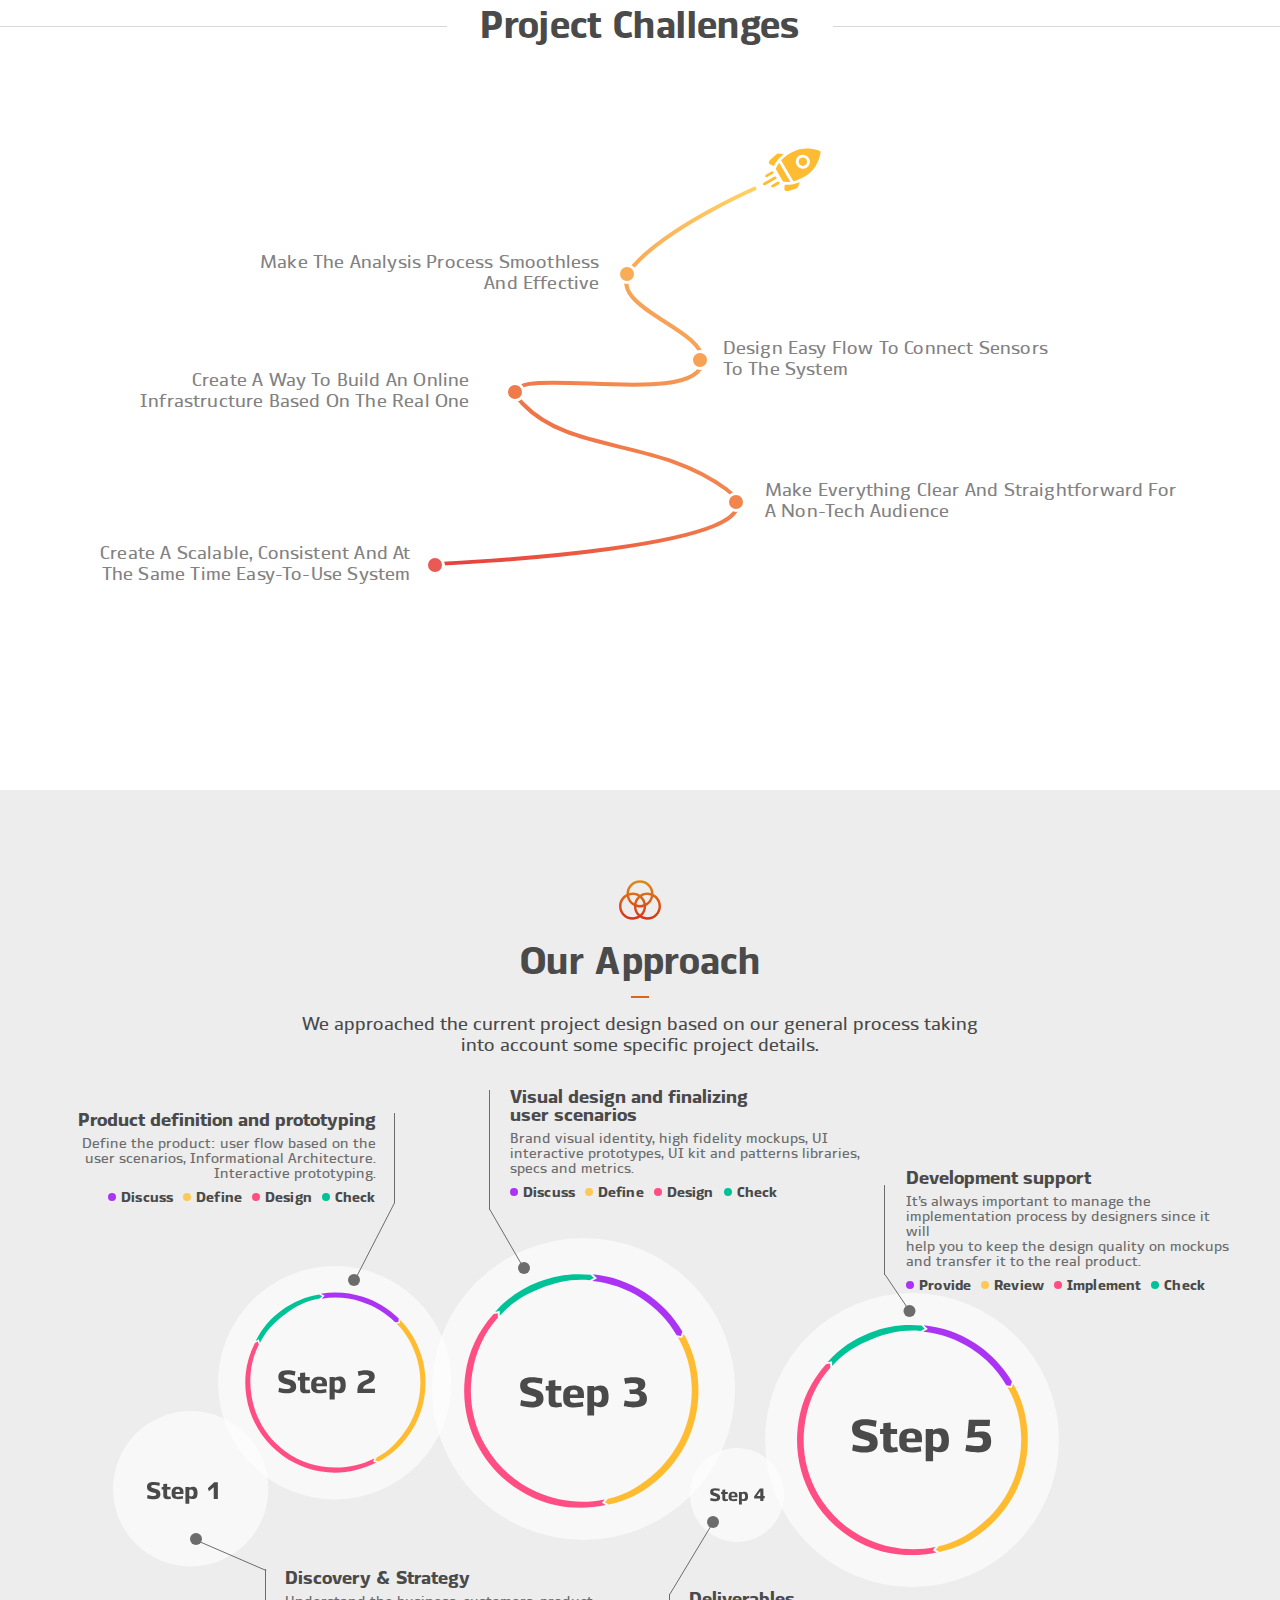
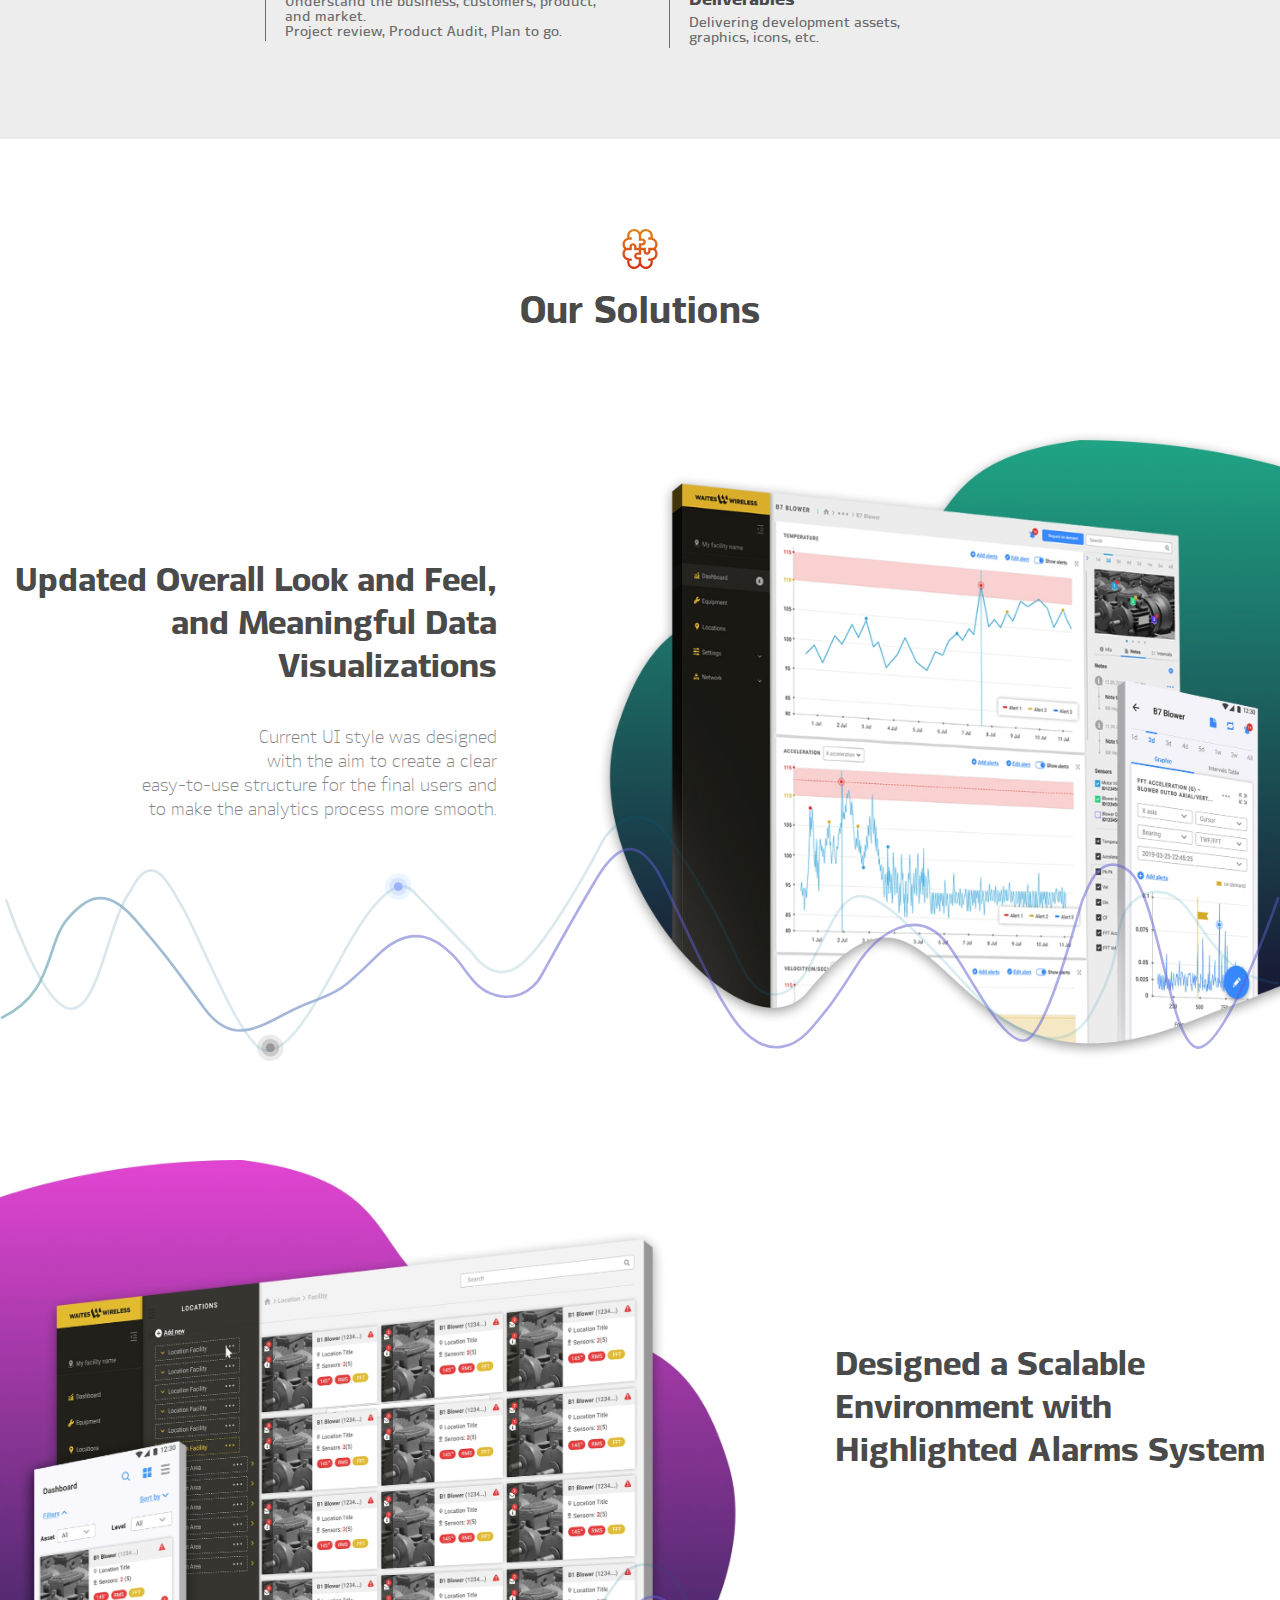
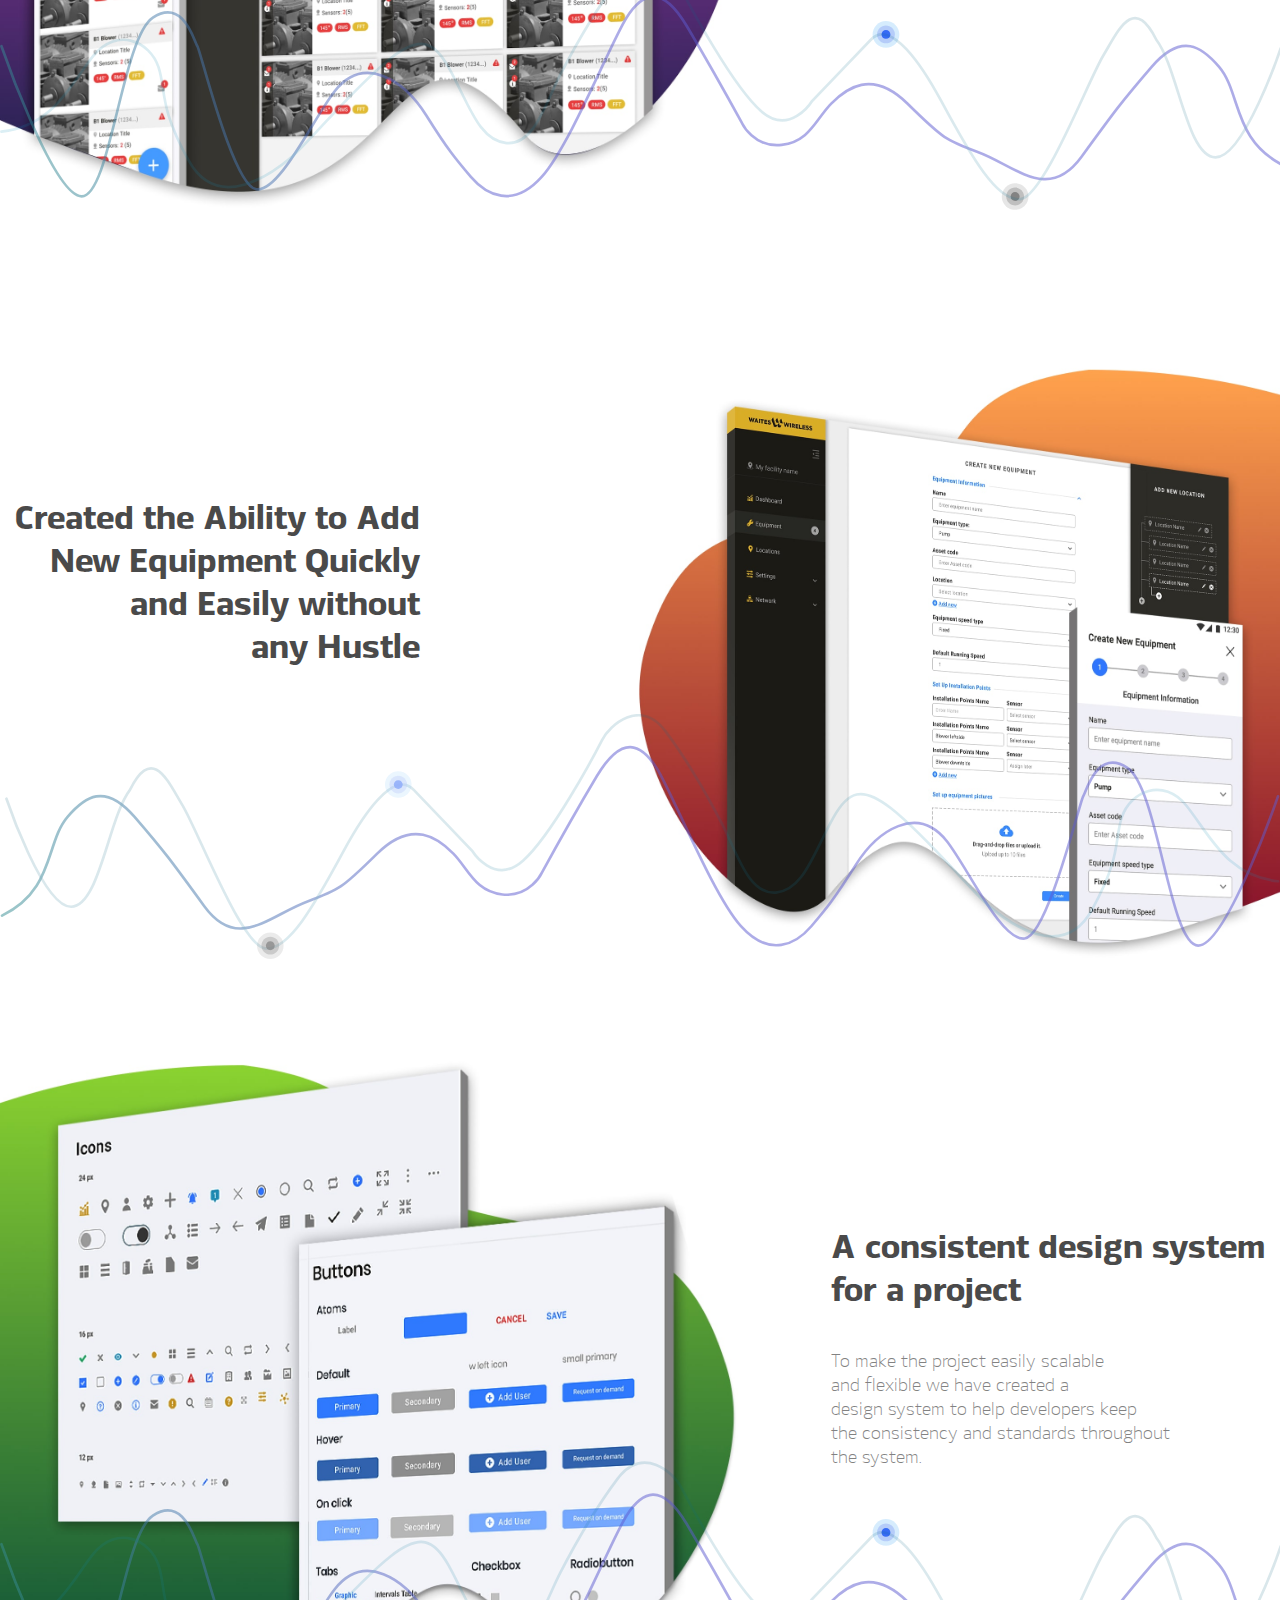
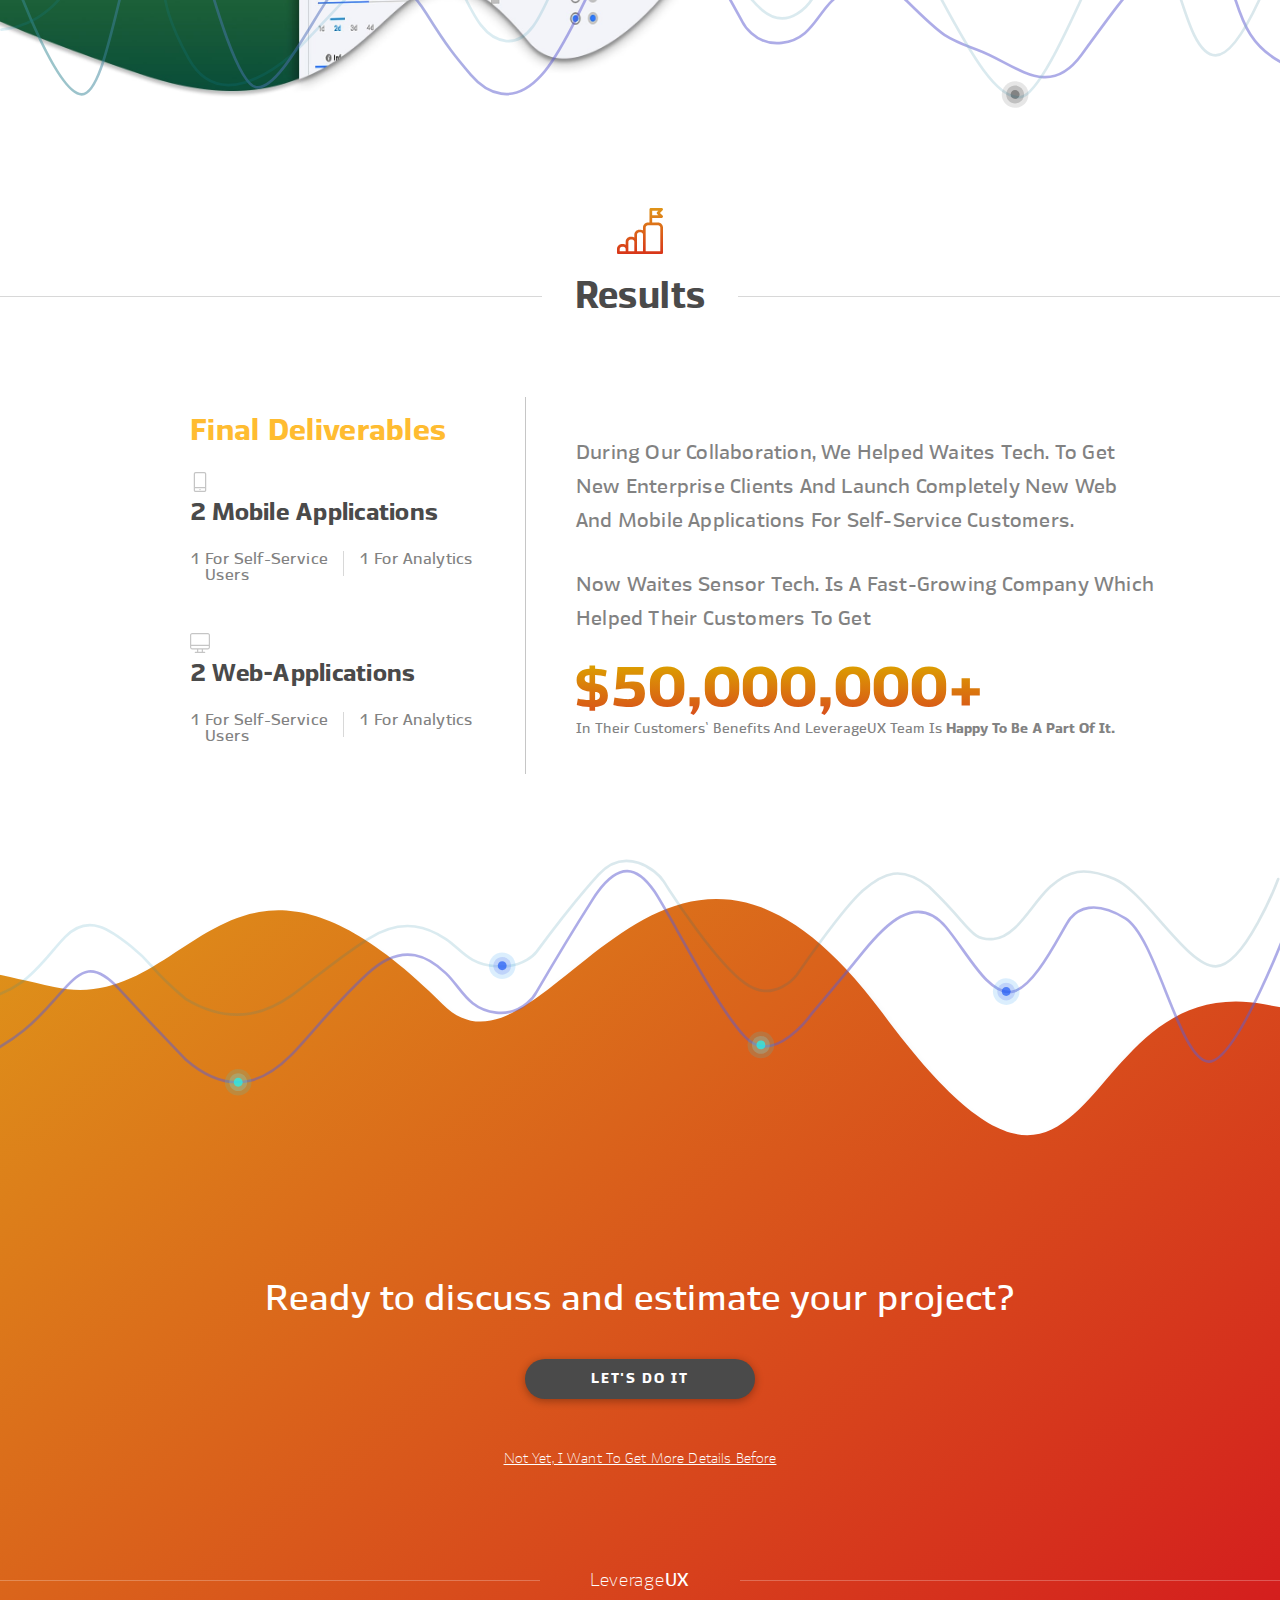
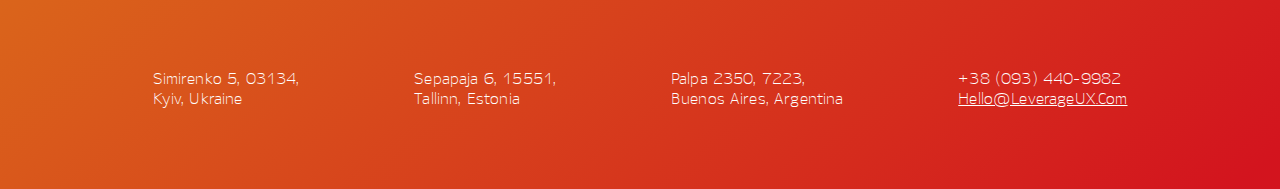
<file: waites.html>
<!DOCTYPE html>
<html lang=ru>
	<head>
		<meta charset="UTF-8">
		<meta name="viewport" content="width=device-width, initial-scale=1">
		<meta name="theme-color" content="#e2b518">
		<meta name="description" content="Waites">

		<link rel="icon" href="favicon.ico" type="img/favicon.ico" />
		<link rel="stylesheet" href="https://fonts.googleapis.com/css?family=Roboto">
		<link rel="stylesheet" href="css/fonts.css">
		<link rel="stylesheet" href="css/normalize.css">
		<link rel="stylesheet" href="css/global.css">
		<link rel="stylesheet" href="css/showcases.css">
		<link rel="stylesheet" href="css/waites.css">

		<script src="https://ajax.googleapis.com/ajax/libs/jquery/3.4.1/jquery.min.js"></script>
		<script src="js/main.js"></script>
    
		<title>Waites</title>
	</head>
	<body class="showcase waites__page">
		<header class="header animated">
			<div class="header__container">
				<div class="header__block header__block_logo">
					<a class="header__logo animated" href="./">Leverage<span>UX</span></a>
					<a id="btn_ep" href="./estimate.html" class="btn header__btn_ep">Estimate Project</a>
					<div id="btn_om" class="header__btn_om">
						<span></span><span></span><span></span>
					</div>
				</div>
				<div class="header__block header__block_menu">
	    		<nav id="menu" class="header__menu">
	    			<div class="menu__btn_back">
	    				<svg class="btn__back" width="32" height="20" viewBox="0 0 32 20" xmlns="http://www.w3.org/2000/svg">
							<path d="M1.38527 8.61473H27.2708L21.0941 2.43768C20.553 1.89688 20.553 1.01961 21.0941 0.478895C21.6352 -0.0622196 22.5125 -0.0622196 23.0528 0.478895L31.5942 9.02041C32.1353 9.56121 32.1353 10.4386 31.5942 10.9792L23.0528 19.5211C22.7823 19.7917 22.4279 19.9269 22.0735 19.9269C21.7191 19.9269 21.3646 19.7917 21.0941 19.5211C20.553 18.9803 20.553 18.103 21.0941 17.5624L27.2708 11.385H1.38527C0.620314 11.385 0 10.7648 0 9.99984C0 9.23489 0.620234 8.61473 1.38527 8.61473Z"/>
						</svg>
	    			</div>
	  				<div class="header__menu_link active">
	    				<img class="menu__link_img" src="./img/port.svg" alt="portfolio">
	    				<a href="./portfolio.html">Portfolio</a>
	    				<div class="link__line active"></div>
	    			</div>
	    			<div class="header__menu_link">
	    				<img class="menu__link_img" src="./img/des.svg" alt="design">
	    				<a href="./design-process.html">Design Process</a>
	    				<div class="link__line"></div>
	    			</div>
	    			<div class="header__menu_link">
	    				<img class="menu__link_img" src="./img/pric.svg" alt="pricing">
	    				<a href="./pricing.html">Pricing</a>
	    				<div class="link__line"></div>
	    			</div>
	    			<div class="header__menu_link">
	    				<img class="menu__link_img" src="./img/about.svg" alt="about">
	    				<a href="./about.html">About</a>
	    				<div class="link__line"></div>
	    			</div>
	    			<div class="header__menu_line"></div>
	    		</nav>
	  		</div>
	  		<div class="menu__back"></div>
  		</div>
		</header>
		
		<main class="content">
			<section class="content__section section__hero">
				<div class="hero__info">
					<h1 class="hero__title"><img src="./img/showcases/waites/logo.svg" alt="Waites"></h1>
					<p class="hero__descr">How we helped Waites to design a<br> modern, easy-to-use condition<br> monitoring system</p>
				</div>
				<div class="hero__lines"></div>
			</section>

			<section class="content__section section__summary">
				<div class="showcase__title">
					<img src="./img/showcases/waites/summary.svg" alt="summary">
					<h2>Summary</h2>
				</div>
				<div class="summary__container">
					<div class="summary__block summary__block-info">
						<h4>Scope</h4>
						<p>UI/UX Design, Web Apps Design, <br>Data Visualization</p>
						<h4>Timeline</h4>
						<p>1+ year</p>
						<h4>Budget</h4>
						<p>$100k+</p>
						<h4>Interested?</h4>
						<a href="./estimate.html">Estimate a project</a>
					</div>
					<div class="summary__block summary__block-descr">
						<img src="./img/showcases/waites/sum_descr.svg" alt="icon">
						<p>Waites is a leading provider of wireless, <br>mesh-networked, <b>"Internet of Things" <br>(IoT)</b> sensors for industrial environments. <br>Their cost-effective, plug-and-play <br>products empower plants of all sizes to <br>conduct predictive and preventative <br>maintenance on mission-critical and <br>secondary equipment resulting in <br>maximized uptime.</p>
					</div>
				</div>
			</section>

			<section class="content__section section__comment">
				<img src="./img/showcases/mark_1.svg" alt="mark_1">
				<div class="comment">
					Your plant has rotating equipment. You know you should be doing more frequent condition <br>monitoring, but there are only so many people and not enough time to do it. In the past, it has been <br>far too expensive to monitor anything but your most critical equipment. Waites provides a <br>comprehensive solution to combat these challenges.
				</div>
				<img src="./img/showcases/mark_2.svg" alt="mark_2">
				<div class="comment__lines"></div>
			</section>

			<section class="content__section section__goals">
				<img src="./img/showcases/waites/goals.svg" alt="goals">
				<div class="goals__container">
					<div class="goals__block goals__block-project">
						<h3>Project goals</h3>
						<p class="goal goal_1">Design a scalable (1,000+ sensors) <br>environment</p>
						<p class="goal goal_2">Present data to the customer via simple, <br>easy-to-use, web & mobile interface</p>
						<p class="goal goal_3">Create data visualizations so the customers <br>can easily view data trends</p>
						<p class="goal goal_4">Allow the user to set alarms and notify <br>them when the data trigger arrived</p>
						<p class="goal goal_5">Allow the user to easily add equipment and <br>create a map of locations through <br>the web & mobile interface</p>
						<p class="goal goal_6">Create a consistent design system <br>for a project</p>
					</div>
					<div class="goals__block goals__block-business">
						<h3>Business Goals</h3>
						<p class="goal goal_1">Retain the current users by simplifying <br>the User Experience</p>
						<p class="goal goal_2">To convince new customers by demonstrating <br>an easy-to-use conditional monitoring system <br>for their equipment</p>
						<p class="goal goal_3">Attract new enterprise customers by <br>improving data visualization for data-driven dashboards</p>
					</div>
				</div>
			</section>

			<section class="content__section section__challenges">
				<div class="showcase__title showcase__title-line">
					<img src="./img/showcases/waites/challenges.svg" alt="challenges">
					<h2>Project Challenges</h2>
					<div class="title__line"></div>
				</div>
				<div class="challenges__container">
					<img class="rocket" src="./img/showcases/waites/rocket.svg" alt="rocket">
					<p class="challenge challenge__left challenge_1">Create a scalable, consistent and at <br>the same time easy-to-use system</p>
					<p class="challenge challenge__right challenge_2">Make everything clear and straightforward for <br>a non-tech audience</p>
					<p class="challenge challenge__left challenge_3">Create A Way To Build An Online <br>Infrastructure Based On The Real One</p>
					<p class="challenge challenge__right challenge_4">Design easy flow to connect sensors <br>to the system</p>
					<p class="challenge challenge__left challenge_5">Make the analysis process smoothless <br>and effective</p>
				</div>
			</section>

			<section class="content__section section__approach">
				<div class="showcase__title">
					<img src="./img/showcases/waites/approach.svg" alt="approach">
					<h2>Our Approach</h2>
					<div class="title__line-approach"></div>
					<p class="approach__descr">We approached the current project design based on our general process taking <br>into account some specific project details.</p>
				</div>
				<div class="approach__container">
					<div class="approach__steps">	
						<img class="steps__img" src="./img/showcases/waites/steps.svg" alt="steps">
						<div class="approach__steps_descr">
							<div class="approach__steps_block step_1">
								<div class="step__block">
									<h3 class="step__title"><span class="step__number">1. </span>Discovery &amp; Strategy</h3>
									<p class="step_descr">Understand the business, customers, product, <br>and market. <br>Project review, Product Audit, Plan to go.</p>
								</div>
							</div>
							<div class="approach__steps_block step_2">
								<div class="step__block">
									<h3 class="step__title"><span class="step__number">2. </span>Product definition and prototyping</h3>
									<p class="step_descr">Define the product: user flow based on the <br>user scenarios, Informational Architecture. <br>Interactive prototyping.</p>
									<div class="step_tegs">
										<span class="teg purple">Discuss</span>
										<span class="teg yellow">Define</span>
										<span class="teg pink">Design</span>
										<span class="teg green">Check</span>
									</div>
								</div>
							</div>
							<div class="approach__steps_block step_3">
								<div class="step__block">
									<h3 class="step__title"><span class="step__number">3. </span>Visual design and finalizing <br>user scenarios</h3>
									<p class="step_descr">Brand visual identity, high fidelity mockups, UI <br>interactive prototypes, UI kit and patterns libraries, <br>specs and metrics.</p>
									<div class="step_tegs">
										<span class="teg purple">Discuss</span>
										<span class="teg yellow">Define</span>
										<span class="teg pink">Design</span>
										<span class="teg green">Check</span>
									</div>
								</div>
							</div>
							<div class="approach__steps_block step_4">
								<div class="step__block">
									<h3 class="step__title"><span class="step__number">4. </span>Deliverables</h3>
									<p class="step_descr">Delivering development assets, <br>graphics, icons, etc.</p>
								</div>
							</div>
							<div class="approach__steps_block step_5">
								<div class="step__block">
									<h3 class="step__title"><span class="step__number">5. </span>Development support</h3>
									<p class="step_descr">It’s always important to manage the <br>implementation process by designers since it will <br>help you to keep the design quality on mockups <br>and transfer it to the real product.</p>
									<div class="step_tegs">
										<span class="teg purple">Provide</span>
										<span class="teg yellow">Review</span>
										<span class="teg pink">Implement</span>
										<span class="teg green">Check</span>
									</div>
								</div>
							</div>
						</div>
					</div>
				</div>	
			</section>

			<div class="showcase__title">
				<img src="./img/showcases/waites/solutions.svg" alt="solutions">
				<h2>Our solutions</h2>
			</div>
			<section class="content__section section__board section__board-right section__updated">
				<div class="section__container section__container_img"></div>
				<div class="section__container section__container_text">
					<h3 class="section__title">Updated Overall Look and Feel,<br> and Meaningful Data<br> Visualizations</h3>
					<p class="section__description">Current UI style was designed<br> with the aim to create a clear <br>easy-to-use structure for the final users and<br> to make the analytics process more smooth.
					</p>				
				</div>
				<div class="img__block img__lines"></div>
			</section>

			<section class="content__section section__board section__board-left section__alarms">
				<div class="section__container section__container_img"></div>
				<div class="section__container section__container_text">
					<h3 class="section__title">Designed a Scalable<br> Environment with<br> Highlighted Alarms System</h3>
				</div>
				<div class="img__block img__lines"></div>
			</section>

			<section class="content__section section__board section__board-right section__equipment">
				<div class="section__container section__container_img"></div>
				<div class="section__container section__container_text">
					<h3 class="section__title">Created the Ability to Add<br> New Equipment Quickly<br> and Easily without<br> any Hustle</h3>
				</div>
				<div class="img__block img__lines"></div>
			</section>

			<section class="content__section section__board section__board-left section__system">
				<div class="section__container section__container_img"></div>
				<div class="section__container section__container_text">
					<h3 class="section__title">A consistent design system<br> for a project</h3>
					<p class="section__description">To make the project easily scalable<br> and flexible we have created a<br> design system to help developers keep<br> the consistency and standards throughout<br> the system.</p>
				</div>
				<div class="img__block img__lines"></div>
			</section>

			<section class="content__section section__results">
				<div class="showcase__title showcase__title-line">
					<img src="./img/showcases/waites/results.svg" alt="results">
					<h2>Results</h2>
					<div class="title__line"></div>
				</div>
				<div class="results__container">
					<div class="results__block results__block-final">
						<h3>Final Deliverables</h3>
						<img src="./img/showcases/results__mob.svg" alt="icon">
						<h4>2 mobile applications</h4>
						<div class="applic">
							<span>1&nbsp;</span>
							<span>for self-service <br>users</span>
							<div></div>
							<span>1 for analytics</span>
						</div>
						<img class="results__desk" src="./img/showcases/results__desk.svg" alt="icon">
						<h4>2 web-applications</h4>
						<div class="applic">
							<span>1&nbsp;</span>
							<span>for self-service <br>users</span>
							<div></div>
							<span>1 for analytics</span>
						</div>
					</div>
					<div class="results__block results__block-descr">
						<p>During our collaboration, we helped Waites Tech. to get <br>new enterprise clients and launch completely new web <br>and mobile applications for self-service customers.</p>
						<p>Now Waites Sensor Tech. is a fast-growing company which <br>helped their customers to get</p>
						<img src="./img/showcases/waites/price.svg" alt="price">
						<span>In their customers` benefits and LeverageUX team is <b>happy to be a part of it.</b></span>
					</div>
				</div>
			</section>	
		</main>

		<footer class="footer">
			<div class="lines__block footer__lines"></div>
			<div class="footer__block footer__block_first">
				<h3 class="footer__title">Ready to discuss and estimate your project?</h3>
				<a href="./estimate.html" id="btn_fr" class="btn footer__btn">Let's do it</a>
				<p id="popOp" class="footer__link">Not yet, I want to get more details before</p>
			</div>
			<div class="footer__block footer__block_second">
				<div class="footer__block_logo">
					<div class="footer__line footer__line_left"></div>
					<a class="footer__logo" href="./">Leverage<span>UX</span></a>
					<div class="footer__line footer__line_right"></div>
				</div>
				<div class="footer__contacts">
					<div class="contacts__block">
						<p>Simirenko 5, 03134, <br>Kyiv, Ukraine</p>
					</div>
					<div class="contacts__block">
						<p>Sepapaja 6, 15551, <br>Tallinn, Estonia</p>
					</div>
					<div class="contacts__block">
						<p>Palpa 2350, 7223, <br>Buenos Aires, Argentina</p>
					</div>
					<div class="contacts__block">
						<a class="contacts__phone" href="tel:+380934409982">+38 (093) 440-9982</a>
						<a class="contacts__email" href="mailto:hello@leverageux.com">Hello@LeverageUX.Com</a>
					</div>
				</div>
			</div>
			<div id="regModal" class="modal">
				<div class="modal-content">
					<span class="close">
						<svg xml:space="preserve" enable-background="new 0 0 15 15" height="15px" id="cross" version="1.1" viewBox="0 0 15 15" width="15px" x="0px" xmlns="http://www.w3.org/2000/svg" y="0px">
							<path d="M5.792,7.499L0,0.707l0.708-0.706L7.497,5.79L7.5,5.793L14.293,0L15,0.707L9.207,7.5l0.001,0.001L15,14.293
							l-0.708,0.706L7.503,9.21L7.5,9.207L0.707,15L0,14.293L5.792,7.499L5.792,7.499z"/>
						</svg>
					</span>
					<div class="form">
						<div class="form__block">
							<input type="text" class="validation validation__footer-form" id="nameFooter" name="user_name" placeholder="Name" autofocus>
							<input type="email" class="validation validation__footer-form validation__footer-email" id="emailFooter" name="email" placeholder="Email">
							<textarea class="validation validation__textarea validation__footer-form" id="descrFooter" name="description" placeholder="Give us a short description of the info you want us to provide. Thanks!"></textarea>
							<div class="validation__text validation__text-footer">
								<img src="./img/estimate/invalid.svg" alt="invalid">
								<span class="valid__text valid__text-all_forms">please fill these fields</span>
							</div>
							<button class="btn btn_send" id="formBtnFooter">Let's do it</button>
						</div>
						<div class="send__message">Thanks, your letter sent.</div>
						<div class="notsend__message">Sorry, your letter not sent.</div>
					</div>
				</div>
				<div class="modal__back"></div>
			</div>
		</footer>
		<a href="#" class="scrollup"></span></a>
	</body>
	
</html>
</file>
<file: css/fonts.css>
@font-face{
font-family: 'Ekibastuz';
src: url('../fonts/ekibastuz_regular.eot');
src: url('../fonts/ekibastuz_regular.eot?iefix') format('eot'),
url('../fonts/ekibastuz_regular.woff') format('woff'),
url('../fonts/ekibastuz_regular.ttf') format('truetype'),
url('../fonts/ekibastuz_regular.svg#webfont') format('svg');
font-weight: normal;
font-style: normal;
}

@font-face{
font-family: 'Ekibastuz';
src: url('../fonts/ekibastuz_light.eot');
src: url('../fonts/ekibastuz_light?iefix') format('eot'),
url('../fonts/ekibastuz_light.woff') format('woff'),
url('../fonts/ekibastuz_light.ttf') format('truetype'),
url('../fonts/ekibastuz_light.svg#webfont') format('svg');
font-weight: lighter;
font-style: normal;
}

@font-face{
font-family: 'Ekibastuz';
src: url('../fonts/ekibastuz_bold.eot');
src: url('../fonts/ekibastuz_bold.eot?iefix') format('eot'),
url('../fonts/ekibastuz_bold.woff') format('woff'),
url('../fonts/ekibastuz_bold.ttf') format('truetype'),
url('../fonts/ekibastuz_bold.svg#webfont') format('svg');
font-weight: bold;
font-style: normal;
}

@font-face{
font-family: 'EkibastuzBlack';
src: url('../fonts/ekibastuz_black.eot');
src: url('../fonts/ekibastuz_black.eot?iefix') format('eot'),
url('../fonts/ekibastuz_black.woff') format('woff'),
url('../fonts/ekibastuz_black.ttf') format('truetype'),
url('../fonts/ekibastuz_black.svg#webfont') format('svg');
font-weight: normal;
font-style: normal;
}

@font-face{
font-family: 'EkibastuzBlack';
src: url('../fonts/ekibastuz_heavy.eot');
src: url('../fonts/ekibastuz_heavy.eot?iefix') format('eot'),
url('../fonts/ekibastuz_heavy.woff') format('woff'),
url('../fonts/ekibastuz_heavy.ttf') format('truetype'),
url('../fonts/ekibastuz_heavy.svg#webfont') format('svg');
font-weight: bold;
font-style: normal;
}
</file>
<file: css/global.css>
* {
  position: 0px;
  margin: 0;
  padding: 0;
  border: 0;
  outline: 0;
}
html, body {
  width: 100%;
  height: 100%;
}
body {
  background: #fff;
  font-size: 100%;
  font-family: 'Ekibastuz', 'Roboto',sans-serif;
  font-weight: normal;
  font-style: normal;
  cursor: default;
  overflow-x: hidden;
}
a {
  -webkit-user-select: none;
  -moz-user-select:    none;
  -ms-user-select:     none;
  user-select:         none;
  -webkit-appearance: none;
  -moz-appearance:    none;
  appearance:         none;
  -webkit-tap-highlight-color: transparent;
}
.menu__back {
  display: none;
  content: ' ';
  position: fixed;
  z-index: 100;
  top: 0;
  left: 0;
  bottom: 0;
  right: 0;
  background-color: rgba(0,0,0,0.5);
}
.menu__back.active{
  display: block;
}
.header {
  position: absolute;
  top: 0;
  left: 0;
  right: 0;
  z-index: 9999;
  display: flex;
}
.header__container {
  display: flex;
  width: calc(100% - 213px);
  max-width: 1920px;
  margin: 0 auto;
  padding: 0 63px 0 150px;
  overflow: hidden;
}
.header__block_logo {
  position: relative;
  display: flex;
  justify-content: space-between;
  align-items: flex-end;
  width: 40%;
}
.header__logo {
  font-size: 18px;
  line-height: 20px;
  letter-spacing: 0.04em;
  color: #A6A6A6;
  cursor: pointer;
  text-decoration: none;
}
.header__logo span {
  display: inline-block;
  color: #00A2B8;
  font-weight: bold;
  transition: all 0.8s ease;
}
.header__logo:hover span {
  transition: all 0.8s ease;
  -moz-transform: rotateX(360deg);
  -ms-transform: rotateX(360deg);
  -webkit-transform: rotateX(360deg);
  -o-transform: rotateX(360deg);
  transform: rotateX(360deg);
}
.header.animated .header__logo span {
  animation: rotateUXheader 1.5s ease;
}
@keyframes rotateUXheader {
  0% {
    -moz-transform: rotateX(540deg);
    -ms-transform: rotateX(540deg);
    -webkit-transform: rotateX(540deg);
    -o-transform: rotateX(540deg);
    transform: rotateX(540deg);
  }
  100% {
    -moz-transform: rotateX(0deg);
    -ms-transform: rotateX(0deg);
    -webkit-transform: rotateX(0deg);
    -o-transform: rotateX(0deg);
    transform: rotateX(0deg);
  }
}
.btn {
  justify-content: center;
  align-items: center;
  font-family: 'EkibastuzBlack';
  font-weight: normal;
  font-size: 14px;
  line-height: 16px;
  letter-spacing: 0.12em;
  background: #00A2B8;
  border-radius: 20px;
  text-transform: uppercase;
  text-decoration: none;
  color: #fff;
  cursor: pointer;
  -webkit-user-select: none;
  -moz-user-select:    none;
  -ms-user-select:     none;
  user-select:         none;
  -webkit-appearance: none;
  -moz-appearance:    none;
  appearance:         none;
  -webkit-tap-highlight-color: transparent;
}
.btn:hover {
  background: #fff;
  color: #00A2B8;
}
.btn:active {
  background: #00A2B8;
  color: #fff;
}
.header__btn_ep {
  display: none;
  width: 230px;
  height: 32px;
  margin-right: 10%;
}
.header__btn_om {
  display: none;
  flex-direction: column;
  justify-content: center;
  align-items: center;
  padding: 15px;
  cursor: pointer;
  -webkit-user-select: none;
  -moz-user-select:    none;
  -ms-user-select:     none;
  user-select:         none;
  -webkit-appearance: none;
  -moz-appearance:    none;
  appearance:         none;
  -webkit-tap-highlight-color: transparent;
}
.header__btn_om:hover span {
  background: #00A2B8;
}
.header__btn_om span{
  display: inline-block;
  width: 24px;
  height: 3px;
  background: #6C6C6C;
  border-radius: 2px;
  margin-bottom: 5px;
}
.header__btn_om span:last-child {
  margin-bottom: 0;
}
.header.scrolled .header__btn_om span {
  background: #fff;
}
.header.scrolled .header__btn_om:hover span {
  background: #00A2B8;
}
.header__block_menu {
  width: 60%;
}
.header__menu {
  position: relative;
  display: flex;
  width: max-content;
  margin-left: auto;
}
.header__menu_line {
  display: block;
  position: absolute;
  bottom: 0;
  width: calc(100% + 63px);
  height: 2px;
  background: linear-gradient(147.42deg, #e3bafc 10.26%, #b1dce6 115.14%);
  -moz-transform: rotate(-180deg);
  -ms-transform: rotate(-180deg);
  -webkit-transform: rotate(-180deg);
  -o-transform: rotate(-180deg);
  transform: rotate(-180deg);
}
.header.animated .header__menu_line{
  animation: moveLine 1s 1 linear;
}
@keyframes moveLine {
  0% {
    left: calc(100% + 63px);
  }
  100% {
    left: calc(0% + 63px);
  }
}
.menu__btn_back, .menu__link_img {
  display: none;
}
.header__menu_link {
  position: relative;
}
.header__menu_link a {
  display: flex;
  justify-content: center;
  align-items: flex-end;
  white-space: nowrap;
  color: #A6A6A6;
  font-weight: bold;
  font-size: 14px;
  line-height: 14px;
  letter-spacing: 0.04em;
  text-decoration: none;
  cursor: pointer;
  -webkit-user-select: none;
  -moz-user-select:    none;
  -ms-user-select:     none;
  user-select:         none;
  -webkit-appearance: none;
  -moz-appearance:    none;
  appearance:         none;
  -webkit-tap-highlight-color: transparent;
  padding-left: 2em;
  padding-right: 2em;
  padding-bottom: 10px;
  height: 57.5px;
}
.header__menu_link.active a {
  color: #00A2B8;
  font-weight: normal;
  font-family: EkibastuzBlack;
}
.link__line {
  display: none;
  position: absolute;
  bottom: 0;
  left: 0;
  width: 100%;
  height: 3px;
  background: #00A2B8;
  z-index: 9;
}
.link__line.active {
  display: block;
  animation: activeLine 1.1s 1 ease;
}
@keyframes activeLine {
  0% {
    opacity: 0;
  }
  99% {
    opacity: 0;
  }
  100% {
    opacity: 100%;
  }
}
.header__menu_link a:hover {
  color: #00A2B8;
}
.header__menu_link a:active {
  color: #00A2B8;
}

.header.scrolled {
  position: fixed;
  background: #f9f9f9;
  box-shadow: 0px 4px 4px rgba(0, 0, 0, 0.18);
}
.header.scrolled .header__btn_ep {
  display: inline-flex;
}
.header.scrolled .header__menu_link a {
  height: 52px;
  padding-bottom: 0;
  align-items: center;
}
.header.scrolled .header__block_logo {
  align-items: center;
}
.header.scrolled .header__menu_line {
  display: none;
}
.header.scrolled .header__block_logo:before {
  content: '';
  display: block;
  position: absolute;
  top: 0;
  bottom: 0;
  left: -150px;
  right: 0;
  background: linear-gradient(94.95deg, #0B161E 0%, #0C6571 103.53%);
  z-index: -1;
}

.content {
  display: flex;
  flex-direction: column;
  justify-content: center;
  align-items: center;
}
.content__section {
  width: 100%;
  text-align: center;
}
.section__hero {
  position: relative;
  background-repeat: no-repeat;
  background-position: center bottom;
  background-size: cover;
  -o-background-size: cover;
  -webkit-background-size: cover;
  -moz-background-size: cover;
  -khtml-background-size: cover;
  margin-bottom: 90px;
}
.hero__title {
  font-family: 'EkibastuzBlack';
  font-weight: normal;
  font-size: 54px;
  line-height: 54px;
  letter-spacing: 0.01em;
  text-transform: capitalize;
  color: #00A2B8;
  margin: 0 0 18px;
}
.hero__descr {
  font-weight: bold;
  font-size: 18px;
  line-height: 28px;
  letter-spacing: 0.01em;
  text-transform: capitalize;
  color: #828282;
}
.hero__lines {
  position: absolute;
  width: 100%;
  pointer-events: none;
  background-repeat: no-repeat;
  background-position: center bottom;
  background-size: cover;
  -o-background-size: cover;
  -webkit-background-size: cover;
  -moz-background-size: cover;
  -khtml-background-size: cover;
  background-image: url(../img/hero_lines.svg);
  height: 500px;
  bottom: 0;
  z-index: 2;
}

.section__board {
  position: relative;
  overflow: hidden;
  margin-bottom: 100px;
  background: #fff;
  margin-top: -1px;
}
.section__crypt {
  z-index: 2;
}
.section__money {
  z-index: 3;
}
.section__board.animated .section__container_text {
  animation: blockOpacity 3s 1 ease;
}
.section__container_text {
  position: absolute;
  top: 0;
  max-width: 495px;
  z-index: 9;
}
.section__container_img {
  width: 100%;
  height: 650px;
  overflow: hidden;
}
.section__container_img {
  background-repeat: no-repeat;
  background-size: contain;
  -o-background-size: contain;
  -webkit-background-size: contain;
  -moz-background-size: contain;
  -khtml-background-size: contain;
}
.section__board-right .section__container_img {
  background-position: right;
}
.section__board-left .section__container_img {
  background-position: left;
}
.img__block {
  position: absolute;
  width: 100%;
  height: 100%;
  background-repeat: no-repeat;
  background-size: contain;
  -o-background-size: contain;
  -webkit-background-size: contain;
  -moz-background-size: contain;
  -khtml-background-size: contain;
}
.img__board {
  z-index: 2
}
.img__gradient {
  z-index: 1;
}
.img__lower {
  z-index: 3;
}
.section__board-right .img__block {
  background-position: right bottom;
}
.section__board-left .img__block {
  background-position: left bottom;
}
.section__board-right .img__block.img__lower {
  background-position: right 1px;
}
.section__board-left .img__block.img__lower {
  background-position: left 1px;
}
.section__board.animated .section__container_text {
  animation: blockOpacity 3s 1 ease;
}
@keyframes blockOpacity {
  0% {
    opacity: 0;
  }
  50% {
    opacity: 0;
  }
  100% {
    opacity: 1;
  }
}
.section__board.animated .img__board {
  animation: showImgBlockToTop 1.6s 1 ease;
}
@keyframes showImgBlockToTop {
  0% {
    top: 100%;
  }
  50% {
    top: 100%;
  }
  100% {
    top: 0;
  }
}
.section__board-right.animated .img__gradient,
.section__board-right.animated .img__lower {
  animation: showImgBlockToLeft 0.8s 1 ease;
}
@keyframes showImgBlockToLeft {
  0% {
    left: 100%;
  }
  100% {
    left: 0;
  }
}
.section__board-left.animated .img__gradient,
.section__board-left.animated .img__lower {
  animation: showImgBlockToRight 0.8s 1 ease;
}
@keyframes showImgBlockToRight {
  0% {
    right: 100%;
  }
  100% {
    right: 0;
  }
}
.section__real .img__board {
  background-image: url(../img/home/real_board.png);
}
.section__real .img__gradient {
  background-image: url(../img/home/real_gradient.svg);
}
.section__real .img__lower {
  background-image: url(../img/home/real_lower.png);
}
.section__crypt .img__board {
  background-image: url(../img/home/crypt_board.png);
}
.section__crypt .img__gradient {
  background-image: url(../img/home/crypt_gradient.svg);
}
.section__crypt .img__lower {
  background-image: url(../img/home/crypt_lower.png);
}
.section__money .img__board {
  background-image: url(../img/home/money_board.png);
}
.section__money .img__gradient {
  background-image: url(../img/home/money_gradient.svg);
}
.section__money .img__lower {
  background-image: url(../img/home/money_lower.png);
}
.section__real .section__container_text {
  margin-top: 100px;
}
.section__crypt .section__container_text {
  margin-top: 60px;
}
.section__money .section__container_text {
  margin-top: 140px;
}
.section__board-right .section__container_text {
  margin-left: 10%;
  text-align: right;
}
.section__board-left .section__container_text {
  right: 0;
  margin-right: 10%;
  text-align: left;
}
.section__title {
  font-size: 36px;
  line-height: 40px;
  color: #00A2B8;
  margin-bottom: 20px;
}
.section__board-right .section__title {
  text-align: right;
}
.section__board-left .section__title {
  text-align: left;
}
.section__block {
  display: flex;
  flex-wrap: wrap;
}
.section__board-right .section__block {
  justify-content: flex-end;
}
.section__block span {
  display: inline-flex;
  justify-content: center;
  align-items: center;
  font-size: 13px;
  color: #E5E3E3;
  height: 24px;
  padding: 0 15px;
  background: #4A4A4A;
  border-radius: 20px;
  margin-bottom: 7px;
}
.section__board-right .section__block span {
  margin-left: 6px;
}
.section__board-left .section__block span {
  margin-right: 6px;
}
.section__description {
  font-size: 18px;
  line-height: 21px;
  color: #696969;
  margin-top: 15px;
}
.section__board-right .section__description {
  text-align: right;
}
.section__board-left .section__description {
  text-align: left;
}
.section__crypt .section__description {
  max-width: 400px;
} 
.section__money .section__description {
  max-width: 365px;
  margin-left: auto;
}
.section__btn {
  display: inline-flex;
  justify-content: center;
  align-items: center;
  text-decoration: none;
  width: 134px;
  height: 24px;
  font-family: Ekibastuz;
  font-style: normal;
  font-weight: bold;
  font-size: 13px;
  color: #fff;
  background: #00A2B8;
  border-radius: 20px;
  cursor: pointer;
  margin-top: 20px;
  -webkit-user-select: none;
  -moz-user-select:    none;
  -ms-user-select:     none;
  user-select:         none;
  -webkit-appearance: none;
  -moz-appearance:    none;
  appearance:         none;
  -webkit-tap-highlight-color: transparent;
}
.section__btn:hover {
  box-shadow: 0 0 10px #3ddce8;
}
.img__lines {
  background-position: bottom;
  bottom: 0;
  z-index: 4;
}
.section__board-right .img__lines {
  background-image: url(../img/right_lines.svg);
}
.section__board-left .img__lines {
  background-image: url(../img/left_lines.svg);
}

.break {
  display: none;
}

.footer {
  position: relative;
  display: flex;
  flex-direction: column;
  justify-content: flex-end;
  align-items: center;
  height: 980px;
  background-image: url(../img/footer.svg);
  background-repeat: no-repeat;
  background-position: center 0;
  background-size: cover;
  -o-background-size: cover;
  -webkit-background-size: cover;
  -moz-background-size: cover;
  -khtml-background-size: cover;
}
.lines__block {
  position: absolute;
  width: 100%;
  pointer-events: none;
  background-repeat: no-repeat;
  background-position: center 0;
  background-size: contain;
  -o-background-size: contain;
  -webkit-background-size: contain;
  -moz-background-size: contain;
  -khtml-background-size: contain;
}
.footer__lines {
  height: 450px;
  background-image: url(../img/footer_lines.svg);
  top: -40px;
}
.footer__block {
  display: flex;
  flex-direction: column;
  align-items: center;
}
.footer__block_first {
  margin-bottom: 106px;
}
.footer__title {
  font-size: 36px;
  line-height: 36px;
  text-align: center;
  color: #fff;
  margin-bottom: 43px;
}
.footer__btn {
  display: inline-flex;
  width: 230px;
  height: 40px;
  margin-bottom: 52px;
  box-shadow: 0px 2px 8px rgba(0, 0, 0, 0.32);
}
.footer__link {
  font-size: 14px;
  line-height: 14px;
  letter-spacing: 0.01em;
  text-decoration-line: underline;
  text-transform: capitalize;
  text-align: center;
  color: #00A2B8;
  cursor: pointer;
}
.footer__link:hover {
  text-decoration-line: none;
}
.footer__block_second {
  width: 100%;
}

.footer__block_logo {
  display: flex;
  justify-content: space-between;
  align-items: center;
  width: 100%;
}
.footer__logo {
  position: relative;
  text-align: center;
  font-size: 18px;
  line-height: 18px;
  letter-spacing: 0.04em;
  color: #bbb;
  text-decoration: none;
}
.footer__logo:hover {
  color: #fff;
}
.footer__logo span {
  display: inline-block;
  color: #00A2B8;
  font-weight: bold;
  transition: all 0.8s ease;
}
.footer__logo:hover span {
  transition: all 0.8s ease;
  -moz-transform: rotateX(360deg);
  -ms-transform: rotateX(360deg);
  -webkit-transform: rotateX(360deg);
  -o-transform: rotateX(360deg);
  transform: rotateX(360deg);
}
.footer__block_logo.animated .footer__logo span {
  animation: rotateUX 1.0s 1 ease;
}
@keyframes rotateUX {
  0% {
    -moz-transform: rotateX(180deg);
    -ms-transform: rotateX(180deg);
    -webkit-transform: rotateX(180deg);
    -o-transform: rotateX(180deg);
    transform: rotateX(180deg);
  }
  100% {
    -moz-transform: rotateX(0deg);
    -ms-transform: rotateX(0deg);
    -webkit-transform: rotateX(0deg);
    -o-transform: rotateX(0deg);
    transform: rotateX(0deg);
  }
}
.footer__line {
  display: block;
  width: calc(50% - 100px);
  height: 1px;
  background: rgba(255, 255, 255, 0.14);
}
.footer__block_logo.animated .footer__line_left {
  animation: moveLeftLine 1.0s 1 ease;
}
@keyframes moveLeftLine {
  0% {
    width: 0;
  }
  100% {
    width: calc(50% - 100px);
  }
}
.footer__block_logo.animated .footer__line_right {
  animation: moveRightLine 1.0s 1 ease;
}
@keyframes moveRightLine {
  0% {
    width: 0;
  }
  100% {
    width: calc(50% - 100px);
  }
}
.footer__contacts {
  display: flex;
  justify-content: space-between;
  max-width: 975px;
  width: calc(100% - 30px);
  margin: 80px auto;
}
.contacts__block p {
  font-size: 16px;
  line-height: 20px;
  letter-spacing: 0.01em;
  text-transform: capitalize;
  color: #fff;
}
.br__mob {
  display: none;
}
.contacts__block {
  display: flex;
  flex-direction: column;
}
.contacts__block a {
  font-size: 16px;
  line-height: 20px;
  letter-spacing: 0.01em;
}
.contacts__phone {
  color: #fff;
  text-decoration-line: none;
}
.contacts__email {
  color: #00A2B8;
}
.contacts__email:hover {
  text-decoration-line: none;
}

.scrollup {
  display:none;
  width:40px;
  height:40px;
  border-radius: 50%;
  position:fixed;
  bottom:50px;
  right:50px;
  text-indent:-9999px;
  background: url(../img/arrowup.svg) no-repeat center;
  box-shadow: 0px 2px 8px rgba(0, 0, 0, 0.32);
  -webkit-user-select: none;
  -moz-user-select:    none;
  -ms-user-select:     none;
  user-select:         none;
  -webkit-appearance: none;
  -moz-appearance:    none;
  appearance:         none;
  -webkit-tap-highlight-color: transparent;
  z-index: 9999;
}
.scrollup:active {
  -webkit-transform: translate(2px, 2px);
  -moz-transform: translate(2px, 2px);
  -o-transform: translate(2px, 2px);
  transform: translate(2px, 2px);
  box-shadow: none;
}

.modal {
  display: none;
  position: fixed;
  z-index: 99999;
  top: 0;
  left: 0;
  width: 100%;
  height: 100%;
}
.modal__back {
  display: block;
  content: ' ';
  position: absolute;
  z-index: 100;
  width: 100%;
  height: 100%;
  top: 0;
  left: 0;
  background-color: rgba(0,0,0,0.5);
}
.modal-content {
  position: relative;
  display: flex;
  flex-direction: column;
  align-items: center;
  width: calc(90% - 80px);
  max-width: 480px;
  min-height: 344px;
  box-shadow: 3px 3px 3px rgba(0,0,0,0.3);
  z-index: 200;
  background: #fff;
  margin: 10% auto;
  padding: 25px 40px;
}
.close {
  position: absolute;
  top: 0;
  right: 0;
  padding: 15px;
  cursor: pointer;
  -webkit-user-select: none;
  -moz-user-select:    none;
  -ms-user-select:     none;
  user-select:         none;
  -webkit-appearance: none;
  -moz-appearance:    none;
  appearance:         none;
  -webkit-tap-highlight-color: transparent;
}
.close svg {
  display: block;
  width: 15px;
  height: 15px;
  fill: #ababab;
}
.close:hover svg { 
  fill: #00A2B8;
}
.close:active svg { 
  fill: #4A4A4A;
}
.modal p {
  font-size: 18px;
  color: #fff;
}
.form {
  display: flex;
  flex-direction: column;
  justify-content: center;
  align-items: center;
  width: 100%;
  height: 344px;
}
.form__block.disable {
  display: none;
}
.send__message,
.notsend__message {
  display: none;
  color: #666;
}
.send__message.active,
.notsend__message.active {
  display: inline-block;
}
input {
  width: 100%;
  height: 40px;
  margin-top: 20px;
  -webkit-box-sizing: border-box;
  -moz-box-sizing: border-box;
  -ms-box-sizing: border-box;
  -o-box-sizing: border-box;
  box-sizing: border-box;
  border: 1px solid #D6D6D6;
  border-radius: 20px;
}
input[placeholder] {
  padding: 0 10px 0 25px;
  font-size: 14px;
}
input:focus {
  box-shadow: inset 0px 0px 2px #00A2B8;
}
textarea {
  width: calc(100% - 35px);
  height: 100px;
  border-radius: 2px;
  outline: none;
  resize: none;
  border: 1px solid #D6D6D6;
  border-radius: 20px;
}
textarea[placeholder] {
  padding: 18px 10px 5px 25px;
  font-size: 14px;
  margin-top: 25px;
}
textarea:focus {
  box-shadow: inset 0px 0px 2px #00A2B8;
}
.form__buy_title {
  font-family: 'EkibastuzBlack';
  font-weight: normal;
  font-size: 21px;
  line-height: 21px;
  text-align: center;
  text-transform: capitalize;
  color: #888;
}
.validation.invalid {
  border: 1px solid #EE4055;
}
.validation__text {
  position: absolute;
  display: none;
  align-items: center;
  width: 100%;
  font-style: normal;
  font-weight: bold;
  font-size: 14px;
  line-height: 14px;
  text-transform: capitalize;
  color: #EE4055;
  white-space: nowrap;
}
.validation__text.active {
  display: inline-flex;
}
.validation__text img {
  margin-right: 4px;
}

.btn_send {
  cursor: pointer;
  width: 100%;
  height: 40px;
  color: #fff;
  border-radius: 20px;
  font-size: 14px;
  line-height: 14px;
  letter-spacing: 0.12em;
  text-transform: uppercase;
  text-align: center;
  background: #00A2B8;
  margin-top: 25px;
  -webkit-user-select: none;
  -moz-user-select:    none;
  -ms-user-select:     none;
  user-select:         none;
  -webkit-appearance: none;
  -moz-appearance:    none;
  appearance:         none;
  -webkit-tap-highlight-color: transparent;
  box-shadow: 0px 2px 8px rgba(0, 0, 0, 0.32);
}
.modal .btn.btn_send:hover {
  color: #fff;
  background: #00A2B8;
}

@media screen and (max-width: 1626px) {
  .hero__lines {
    height: 400px;
  }
  .footer {
    height: 925px;
  }
}
@media screen and (max-width: 1445px) {
  .footer {
    height: 950px;
  }
  .hero__lines {
    height: 360px;
  }
}

@media screen and (max-width: 1370px) {
  .section__board-right .section__container_text {
    margin-left: 15px;
  }
  .section__board-left .section__container_text {
    margin-right: 15px;
  }
  .footer {
    height: 890px;
  }
}
@media screen and (max-width: 1260px) {
  .section__container_text {
    max-width: 415px;
  }
  .section__container_img {
    height: 500px;
  }
  .content__section.section__board .section__container_text {
    margin-top: 0;
  }
  .section__title {
    font-size: 26px;
    line-height: 26px;
  }
  .section__block span {
    font-size: 12px;
    line-height: 12px;
    height: 20px;
    padding: 0 10px;
  }
  .section__description {
    font-size: 16px;
    line-height: 20px;
  }
}
@media screen and (max-width: 1220px) {
  .header__block_menu.active {
    display: flex;
    position: absolute;
    right: 0;
    width: 294px;
    height: 100vh;
    top: 0;
    background: #fff;
    box-shadow: 0px 0px 16px rgba(0, 0, 0, 0.25);
    z-index: 9999;
    animation: openMenu 0.4s 1 ease;
  }
  @keyframes openMenu {
    0% {
      right: -294px;
    }
    100% {
      right: 0;
    }
  }
  .btn__back {
    fill: #888;
  }
  .btn__back.active {
    animation: openMenuArrow 0.8s 1 ease;
  }
  .menu__btn_back:hover .btn__back.active{
    fill: #00A2B8;
  }
  @keyframes openMenuArrow {
    0% {
      -moz-transform: rotate(-180deg);
      -ms-transform: rotate(-180deg);
      -webkit-transform: rotate(-180deg);
      -o-transform: rotate(-180deg);
      transform: rotate(-180deg);
    }
    50% {
      -moz-transform: rotate(-180deg);
      -ms-transform: rotate(-180deg);
      -webkit-transform: rotate(-180deg);
      -o-transform: rotate(-180deg);
      transform: rotate(-180deg);
    }
    100% {
      -moz-transform: rotate(0deg);
      -ms-transform: rotate(0deg);
      -webkit-transform: rotate(0deg);
      -o-transform: rotate(0deg);
      transform: rotate(0deg);
    }
  }
  .header__block_menu.closed {
    display: flex;
    position: absolute;
    right: -294px;
    width: 294px;
    height: 100vh;
    top: 0;
    background: #fff;
    box-shadow: 0px 0px 16px rgba(0, 0, 0, 0.25);
    z-index: 9999;
    animation: closedMenu 0.4s 1 ease;
  }
  @keyframes closedMenu {
    0% {
      right: 0;
    }
    100% {
      right: -294px;
    }
  }
  .header__menu {
    position: static;
    flex-direction: column;
    align-items: flex-start;
    width: 100%;
    margin-top: 105px;
    margin-left: 0;
  }
  .header__menu_line {
    display: none;
  }
  .link__line.active {
    display: none;
  }
  .header__menu_link a {
    align-items: center;
    justify-content: flex-start;
    height: 75px;
    padding-left: 44px;
    padding-right: 0;
    padding-bottom: 0;
    text-transform: uppercase;
    color: #4A4A4A;
    font-weight: bold;
  }
  .header__menu_link a:hover {
    color: #00A2B8;
  }
  .header__menu_link {
    width: 100%;
  }
  .menu__link_img {
    display: block;
    position: absolute;
    top: calc(50% - 7px);
    left: 25px;
  }
  .menu__link_img:first-child{
    top: calc(50% - 8px);
  }
  .how__container_second {
    width: 31%;
  }
  .header__block_menu {
    display: none;
  }
  .header__container {
    display: flex;
    width: calc(100% - 15px);
    padding: 0 0 0 15px;
  }
  .header__block_logo {
    width: 100%;
    align-items: center;
  }
  .header.scrolled .header__block_logo:before {
    left: -15px;
    right: -15px;
  }
  .header__btn_om {
    display: flex;
  }
  .header__btn_ep {
    margin-right: 0;
  }
  .menu__btn_back {
    position: absolute;
    top: 0;
    display: flex;
    align-items: center;
    padding-left: 30px;
    height: 65px;
    width: calc(100% - 30px);
    cursor: pointer;
    -webkit-user-select: none;
    -moz-user-select:    none;
    -ms-user-select:     none;
    user-select:         none;
    -webkit-appearance: none;
    -moz-appearance:    none;
    appearance:         none;
    -webkit-tap-highlight-color: transparent;
  }
  .section__hero {
    margin-bottom: 40px;
  }
  .hero__title {
    font-size: 30px;
    line-height: 32px;
    margin: 0 0 13px;
  }
  .hero__descr {
    font-size: 14px;
    line-height: 20px;
    text-align: center;
    margin: 0 auto;
  }
  .hero__descr br {
    display: none;
  }
}
@media screen and (max-width: 1187px) {
  .footer {
    height: 770px;
  }
  .footer__block_first {
    margin-bottom: 70px;
  }
}
@media screen and (max-width: 1155px) {
  .how__block_description {
    font-size: 14px;
  }
  .how__block_description {
    max-width: 250px;
  }
  .how__container_third .how__block_description {
    max-width: 250px;
  }
  .section__how {
    -webkit-clip-path: polygon(0 10%, 100% 0, 100% 90%, 0 100%);
    clip-path: polygon(0 10%, 100% 0, 100% 90%, 0 100%);
    padding: 100px 15px;
  }
}
@media screen and (max-width: 1080px) {
  .section__crypt .section__block {
    margin-top: 23px;
    margin-bottom: 0;
  }
  .section__real .pt_1 {order: 1;}
  .section__real .pt_3 {order: 2;}
  .section__real .pt_4 {order: 3;}
  .section__real .pt_5 {order: 4;}
  .section__real .pt_8 {order: 5;}
  .section__real .pt_2 {order: 6;}
  .section__real .pt_6 {order: 7;}
  .section__real .pt_7 {order: 8;}

  .section__crypt .pt_1 {order: 1;}
  .section__crypt .pt_2 {order: 2;}
  .section__crypt .pt_3 {order: 3;}
  .section__crypt .pt_5 {order: 4;}
  .section__crypt .pt_6 {order: 5;}
  .section__crypt .pt_4 {order: 6;}

  .section__money .pt_1 {order: 1;}
  .section__money .pt_2 {order: 2;}
  .section__money .pt_3 {order: 3;}
  .section__money .pt_5 {order: 4;}
  .section__money .pt_6 {order: 5;}
  .section__money .pt_4 {order: 6;}

  .section__money .section__description {
    max-width: 314px;
  }
  .footer {
    height: 700px;
  }
  .footer__block_first {
    margin-bottom: 50px;
  }
  .footer__title {
    width: 400px;
    font-size: 24px;
    line-height: 28px;
    margin-bottom: 30px;
  }
  .footer__btn {
    margin-bottom: 30px;
  }
  .lines__block {
    background-size: auto;
    -o-background-size: auto;
    -webkit-background-size: auto;
    -moz-background-size: auto;
    -khtml-background-size: auto;
  }
}
@media screen and (max-width: 1020px) {
  .section__container_img {
    height: 450px;
  }
}
@media screen and (max-width: 992px) {
  .scrollup {
    bottom: 35px;
    right: 35px;
  }
}
@media screen and (max-width: 960px) {
  .section__container {
    position: relative;
    display: flex;
    flex-direction: column;
    width: 100%;
    max-width: 100%;
    margin-left: 0;
    overflow: hidden;
    margin-top: -1px;
  }
  .section__container_text {
    padding: 20px 0 30px;
  }
  .section__container_img {
    height: 340px;
  }
  .section__title {
    order: 1;
    font-size: 24px;
    line-height: 24px;
    text-align: center;
    margin: 20px auto;
    max-width: 520px;
  }
  .section__board-right .section__title,
  .section__board-left .section__title {
    text-align: center;
  }
  .section__block {
    order: 2;
    max-width: 520px;
    margin: 0 auto;
  }
  .section__board-right .section__block,
  .section__board-left .section__block{
    justify-content: center;
  }
  .section__board-right .section__container_text,
  .section__board-left .section__container_text {
    margin: 0
  }
  .section__description {
    order: 3;
    max-width: 520px;
    margin: 20px auto;
  }
  .section__board-right .section__description,
  .section__board-left .section__description {
    text-align: center;
  }
  .section__btn {
    margin: 0 auto;
    order: 4;
  }
  .img__block.img__lines {
    position: relative;
    height: 280px;
    -o-background-size: auto;
    -webkit-background-size: auto;
    -moz-background-size: auto;
    -khtml-background-size: auto;
    background-size: auto;
    -moz-transform: scaleX(-1);
    -o-transform: scaleX(-1);
    -webkit-transform: scaleX(-1);
    transform: scaleX(-1);
  }
  .section__board-right .img__block.img__lines {
    background-position: -100px bottom;
  }
  .section__board-left .img__block.img__lines {
    background-position: -490px bottom;
  }
  .img__block.img__lines.money__lines {
    display: none;
  }
}
@media screen and (max-width: 800px) {
  .footer {
    height: 800px;
  }
  .footer__contacts {
    flex-direction: column;
    align-items: center;
    margin: 35px auto 50px;
  }
  .contacts__block {
    text-align: center;
    margin-bottom: 30px;
  }
  .br__desc {
    display: none;
  }
  .br__mob {
    display: inline;
  }
}
@media screen and (max-width: 700px) {
  .section__main {
    -o-background-size: 200%;
    -webkit-background-size: 200%;
    -moz-background-size: 200%;
    -khtml-background-size: 200%;
    background-size: 200%;
  }
}
@media screen and (max-width: 600px) {
  .section__board {
    margin-bottom: 0;
  }
  .section__title {
    font-family: 'EkibastuzBlack';
    font-weight: normal;
    font-size: 18px;
    line-height: 21px;
    text-align: center;
    margin: 20px auto;
    max-width: 279px;
  }
  .section__money .break {
    display: block;
  }
  .section__block {
    max-width: 313px;
  }
  .section__block span {
    font-size: 12px;
    height: 20px;
  }
  .footer {
    background-image: url(../img/footer_mobile.svg);
    background-position: center 0;
    height: 900px;
  }
  .footer__title {
    width: 250px;
    margin-bottom: 43px;
  }
  .footer__btn {
    width: 210px;
    height: 36px;
    margin-bottom: 59px;
  }
  .footer__block_first {
    margin-bottom: 75px;
  }
  .footer__line {
    width: calc(50% - 75px);
  }
  .footer__block_logo.animated .footer__line_left {
    animation: moveLeftLineTwo 1.5s 1 ease;
  }
  @keyframes moveLeftLineTwo {
    0% {
      width: 0;
    }
    100% {
      width: calc(50% - 75px);
    }
  }
  .footer__block_logo.animated .footer__line_right {
    animation: moveRightLineTwo 1.5s 1 ease;
  }
  @keyframes moveRightLineTwo {
    0% {
      width: 0;
    }
    100% {
      width: calc(50% - 75px);
    }
  }
  .section__description {
    max-width: 290px;
    font-size: 14px;
    line-height: 20px;
  }
}
@media screen and (max-width: 560px) {
  .scrollup {
    bottom: 15px;
    right: 15px;
  }
}
@media screen and (max-width: 460px) {
  .header__btn_ep {
    width: 210px;
  }
  .section__container_text {
    padding: 10px 0 10px;
  }
  .section__container_img {
    height: 300px;
  }
  .section__crypt .section__description {
    max-width: 314px;
  }
  .img__block.img__lines {
    height: 175px;
    background-size: 200%;
    -o-background-size: 200%;
    -webkit-background-size: 200%;
    -moz-background-size: 200%;
    -khtml-background-size: 200%;
  }
  .section__board-right .img__block.img__lines {
    background-position: left center;
  }
  .section__board-left .img__block.img__lines {
    background-position: right center;
  }
  .footer__block_logo.animated .footer__line_left {
    animation: moveLeftLineTwo 1.0s 1 ease;
  }
  .footer__block_logo.animated .footer__line_right {
    animation: moveRightLineTwo 1.0s 1 ease;
  }
}
@media screen and (max-width: 440px) {
  .header.scrolled .header__btn_ep {
    display: none;
  }
  .img__block.img__lines {
    height: 165px;
  }
  .footer__lines {
    top: 0;
    background-position: 32% 75%;
    background-size: 200%;
    -o-background-size: 200%;
    -webkit-background-size: 200%;
    -moz-background-size: 200%;
    -khtml-background-size: 200%;
  }
}
@media screen and (max-width: 400px) {
  .img__block.img__lines {
    height: 155px;
  }
  .modal-content {
    width: calc(90% - 50px);
    padding: 25px;
  }
  .footer__lines {
    background-position: 32% 80%;
  }
}
@media screen and (max-width: 360px) {
  .footer {
    height: 840px;
  }
  .footer__lines {
    background-position: 32% 82%;
  }
}
</file>
<file: css/home.css>
.index__page .header {
  background: #0B161E;
}
.index__page .header.scrolled {
  background: #fff;
}
.index__page .header__menu_line {
  background: linear-gradient(147.42deg, #3D0047 10.26%, #006176 115.14%);
}
.index__page .content {
  margin-top: 67.5px;
}
.index__page .header__logo:hover {
  color: #fff;
}
.index__page .header__btn_om:hover span {
  background: #00A2B8;
}
.index__page .header__btn_om span {
  background: #fff;
}
.section__main {
  position: relative;
  height: 1140px;
  background-image: url(../img/home/main.png);
  background-repeat: no-repeat;
  background-position: center -145px;
  background-size: cover;
  -o-background-size: cover;
  -webkit-background-size: cover;
  -moz-background-size: cover;
  -khtml-background-size: cover;
}
.main__img {
  position: absolute;
  width: 100%;
  pointer-events: none;
  background-repeat: no-repeat;
  background-size: contain;
  -o-background-size: contain;
  -webkit-background-size: contain;
  -moz-background-size: contain;
  -khtml-background-size: contain;
}
.main__chart {
  z-index: 1;
  background-image: url(../img/home/main_chart.png);
  background-position: 0 0;
  height: 615px;
  bottom: 65px;
}
.section__main.animated .main__chart {
  animation: mainChart 2s 1 ease;
}
@keyframes mainChart {
  0% {
    bottom: -350px;
  }
  50% {
    bottom: -350px;
  }
  100% {
    bottom: 65px;
  }
}
.main__lines {
  z-index: 2;
  background-image: url(../img/home/main_lines.svg);
  height: 435px;
  bottom: 0;
}
.main__tablet {
  z-index: 3;
  background-image: url(../img/home/main_tablet.png);
  background-position: 85% 0;
  height: 615px;
  bottom: 230px;
}
.section__main.animated .main__tablet {
  animation: mainTablet 1.2s 1 ease;
}
@keyframes mainTablet {
  0% {
    background-position: 200% 0;
  }
  100% {
    background-position: 85% 0;
  }
}
.main__tablet_shadow {
  z-index: 4;
  background-image: url(../img/home/main_tablet_shadow.png);
  background-position: 82% 0;
  height: 270px;
  bottom: 740px;
}
.section__main.animated .main__tablet_shadow {
  animation: mainTabletShadow 2s 1 ease;
}
@keyframes mainTabletShadow {
  0% {
    opacity: 0;
    bottom: 575px;
  }
  50% {
    opacity: 0;
    bottom: 575px;
  }
  100% {
    opacity: 1;
    bottom: 740px;
  }
}
.main__tablet_shadow_lines {
  z-index: 5;
  background-image: url(../img/home/main_tablet_shadow_lines.png);
  background-position: 81% 0;
  height: 380px;
  bottom: 605px;
}
.section__main.animated .main__tablet_shadow_lines {
  animation: mainTabletShadowLines 2.5s 1 ease;
}
@keyframes mainTabletShadowLines {
  0% {
    opacity: 0;
  }
  50% {
    opacity: 0;
  }
  100% {
    opacity: 1;
  }
}
.main__container {
  position: absolute;
  display: flex;
  flex-direction: column;
  align-items: flex-start;
  max-width: 492px;
  margin-top: 168.5px;
  margin-left: 150px;
  z-index: 9;
}
.section__main.animated .main__container {
  animation: blockOpacity 2.5s 1 ease;
}
.main__container .header__btn_ep {
  display: inline-flex;
  margin-right: 0;
}
.main__container_title {
  font-size: 54px;
  line-height: 54px;
  letter-spacing: 0.01em;
  color: #fff;
  text-align: start;
  margin-top: 0;
  margin-bottom: 49px;
  font-weight: normal;
}
.main__container_title span {
  color: #00A2B8;
}
.main__container_description {
  font-size: 18px;
  line-height: 21px;
  letter-spacing: 0.02em;
  color: #fff;
  opacity: 0.6;
  text-align: start;
  margin-bottom: 40px;
}

.section__idea {
  display: flex;
  flex-wrap: wrap;
  justify-content: space-between;
  width: calc(100% - 30px);
  margin: 80px auto;
}
.section__idea_block.idea__block_first {
  position: relative;
  width: 100%;
  margin-bottom: 50px;
}
.section__idea_block {
  position: relative;
  width: calc(33.33% - 30px);
}
.idea__img_lamp {
  margin-bottom: 34px;
}
.section__idea.animated .idea__img_lamp {
  animation: ideaLampOpacity 1.0s 1 ease;
}
@keyframes ideaLampOpacity {
  0% {
    opacity: 0;
  }
  20% {
    opacity: 1;
  }
  40% {
    opacity: 0;
  }
  60% {
    opacity: 1;
  }
  80% {
    opacity: 0;
  }
  100% {
    opacity: 1;
  }
}
.section__idea.animated .idea__img_speed {
  animation: ideaSpeedOpacity 2.5s 1 ease;
}
@keyframes ideaSpeedOpacity {
  0% {
    opacity: 0;
  }
  49% {
    opacity: 0;
  }
  50% {
    opacity: 1;
  }
}
.section__idea.animated .idea__img_lab {
  animation: ideaLabOpacity 2.5s 1 ease;
}
@keyframes ideaLabOpacity {
  0% {
    opacity: 0;
  }
  74% {
    opacity: 0;
  }
  75% {
    opacity: 1;
  }
}
.section__idea.animated .idea__img_recom {
  animation: ideaRecomOpacity 2.5s 1 ease;
}
@keyframes ideaRecomOpacity {
  0% {
    opacity: 0;
  }
  99% {
    opacity: 0;
  }
  100% {
    opacity: 1;
  }
}

.idea__block_img {
  margin-bottom: 10px;
}
.idea__block_first .idea__block_title {
  font-size: 36px;
  line-height: 36px;
  letter-spacing: 0.01em;
  text-transform: capitalize;
  margin-bottom: 36px;
}
.idea__block_title {
  font-size: 16px;
  line-height: 24px;
  letter-spacing: 0.14em;
  text-transform: uppercase;
  color: #00A2B8;
  margin-bottom: 10px;
}
.idea__block_first .idea__block_description {
  font-size: 18px;
  line-height: 24px;
  max-width: 655px;
  margin: 0 auto;
}
.idea__block_description {
  font-family: Roboto;
  font-style: normal;
  font-weight: normal;
  font-size: 16px;
  line-height: 24px;
  text-align: center;
  letter-spacing: 0.01em;
  text-transform: capitalize;
  color: #737373;
  max-width: 250px;
  margin: 0 auto;
}
.idea__block_second:after,
.idea__block_third:after {
  content: '';
  display: block;
  position: absolute;
  top: 45px;
  right: -15px;
  width: 1px;
  height: 84px;
  background: #D8D8D8;
}
.section__how {
  display: flex;
  flex-wrap: wrap;
  justify-content: center;
  -webkit-clip-path: polygon(0 15%, 100% 0, 100% 85%, 0 100%);
  clip-path: polygon(0 15%, 100% 0, 100% 85%, 0 100%);
  background: linear-gradient(235.23deg, #05526A 4.18%, #071D19 97.46%);
  padding: 200px 15px;
  width: calc(100% - 30px);
  overflow: hidden;
}
.how__block_title {
  font-size: 30px;
  line-height: 60px;
  color: #fff;
}
.how__block_description {
  max-width: 295px;
  font-size: 16px;
  line-height: 21px;
  color: #ccc;
}
.how__container_third .how__block_description {
  max-width: 330px;
}
.section__how_block {
  position: relative;
  display: flex;
  flex-direction: column;
}
.how__block_first,
.how__block_second {
  align-items: flex-end;
  text-align: right;
}
.how__block_third,
.how__block_fourth {
  align-items: flex-start;
  text-align: left;
}
.how__title_purple.hover,
.how__block_first:hover h3 {
  color: #AB34F4;
}
.how__title_green.hover,
.how__block_second:hover h3 {
  color: #00C297;
}
.how__title_yellow.hover,
.how__block_third:hover h3 {
  color: #FFC959;
}
.how__title_pink.hover,
.how__block_fourth:hover h3 {
  color: #FF4E83;
}
.section__how_container {
  display: flex;
  flex-direction: column;
  justify-content: space-around;
}
.how__container_fourth {
  width: 100%;
  margin-top: 30px;
}
.how__container_fourth .how__block_description {
  max-width: 380px;
  margin: 0 auto;
}
.how__container_first {
  margin-right: 90px;
  margin-bottom: 20px;
}
.how__container_third {
  margin-left: 60px;
  margin-bottom: 20px;
}
.how__block_first:after {
  content: url(../img/home/how_purple.svg);
  position: absolute;
  top: 4px;
  right: -125px;
}
.how__block_second:after {
  content: url(../img/home/how_green.svg);
  position: absolute;
  top: 28px;
  right: -76px;
}
.how__block_third:after {
  content: url(../img/home/how_yellow.svg);
  position: absolute;
  top: 11px;
  left: -102px;
}
.how__block_fourth:after {
  content: url(../img/home/how_pink.svg);
  position: absolute;
  top: 52px;
  left: -80px;
}
.section__how_container.how__svg {
  position: relative;
  justify-content: center;
  align-items: center;
}
#h__round {
  width: 100%;
}
#h__round path.hover,
#h__round path:hover {
  stroke: #fff;
  stroke-width: 2px;
}
.section__how.animated #h__round {
  animation: rotationHowRound 1s 1 linear;
}
@keyframes rotationHowRound {
    0% {
      -moz-transform: rotate(0deg);
      -ms-transform: rotate(0deg);
      -webkit-transform: rotate(0deg);
      -o-transform: rotate(0deg);
      transform: rotate(0deg);
    }
    100% {
      -moz-transform: rotate(360deg);
      -ms-transform: rotate(360deg);
      -webkit-transform: rotate(360deg);
      -o-transform: rotate(360deg);
      transform: rotate(360deg);
    }
}
#r__purple {
  fill: #AB34F4;
}
.section__how.animated #r__purple {
  animation: activeHowPurple 0.75s 1s 1 ease;
}
@keyframes activeHowPurple {
    0% {
      stroke: #fff;
      stroke-width: 2px; 
    }
    100% {
      stroke: #fff;
      stroke-width: 2px;
    }
}
.section__how.animated .how__block_title.how__title_purple {
  animation: titleHowwPurple 0.75s 1s 1 ease;
}
@keyframes titleHowwPurple {
    0% {
      color: #AB34F4;
    }
    100% {
      color: #AB34F4;
    }
}
#r__green {
  fill: #00C297;
}
.section__how.animated #r__green {
  animation: activeHowGreen 0.75s 1.75s 1 ease;
}
@keyframes activeHowGreen {
    0% {
      stroke: #fff;
      stroke-width: 2px; 
    }
    100% {
      stroke: #fff;
      stroke-width: 2px;
    }
}
.section__how.animated .how__block_title.how__title_green {
  animation: titleHowwGreen 0.75s 1.75s 1 ease;
}
@keyframes titleHowwGreen {
    0% {
      color: #00C297;
    }
    100% {
      color: #00C297;
    }
}
#r__yellow {
  fill: #FFC959;
}
.section__how.animated #r__yellow {
  animation: activeHowYellow 0.75s 2.5s 1 ease;
}
@keyframes activeHowYellow {
    0% {
      stroke: #fff;
      stroke-width: 2px; 
    }
    100% {
      stroke: #fff;
      stroke-width: 2px;
    }
}
.section__how.animated .how__block_title.how__title_yellow {
  animation: titleHowwYellow 0.75s 2.5s 1 ease;
}
@keyframes titleHowwYellow {
    0% {
      color: #FFC959;
    }
    100% {
      color: #FFC959;
    }
}
#r__pink {
  fill: #FF4E83;
}
.section__how.animated #r__pink {
  animation: activeHowPink 0.75s 3.25s 1 ease;
}
@keyframes activeHowPink {
    0% {
      stroke: #fff;
      stroke-width: 2px; 
    }
    100% {
      stroke: #fff;
      stroke-width: 2px;
    }
}
.section__how.animated .how__block_title.how__title_pink {
  animation: titleHowwPink 0.75s 3.25s 1 ease;
}
@keyframes titleHowwPink {
    0% {
      color: #FF4E83;
    }
    100% {
      color: #FF4E83;
    }
}
.section__how.animated {
  animation: sectionHowPointer 3.25s 1 ease;
}
@keyframes sectionHowPointer {
    0% {
      pointer-events: none;
    }
    100% {
      pointer-events: none;
    }
}
#h__text {
  position: absolute;
  fill: #fff;
  width: 56%;
}

.section__crypt .section__description a {
  font-size: 18px;
  line-height: 21px;
  text-decoration-line: underline;
  color: #00A2B8;
  white-space: nowrap;
}
.section__crypt .section__description a:hover {
  text-decoration: none;
  color: #00A2B8;
}
.section__crypt .section__description a:active {
  color: #00A2B8;
}
.section__crypt .section__description a:focus {
  color: #00A2B8;
}

.section__projects {
  margin-top: 100px;
  margin-bottom: 100px;
}
.section__projects .section__title {
  font-size: 24px;
  line-height: 21px;
  color: #4A4A4A;
  margin-bottom: 68px;
}
.slick {
  position: relative;
  width: 100%;
  max-width: 1200px;
  margin: 0 auto;
  padding: 0 50px;
}
.slick .slick-prev, .slick .slick-next {
  width: 50px;
  height: 50px;
}
.slick .slick-prev {
  left: 0;
}
.slick .slick-next {
  right: 0;
}
.slick .slick-prev:before {
  content: url(../img/home/arr_prev.svg);
}
.slick .slick-next:before {
  content: url(../img/home/arr_next.svg);
}
.pr div {
  display: flex;
  flex-direction: column;
  align-items: center;
  justify-content: space-between;
}
.pr div p {
  display: flex;
  align-items: center;
  justify-content: center;
  height: 120px;
  padding: 20px;
}
.slick__mobile.slick-slider {
  display: none;
}
.slick-slide img {
  width: 100%;
}
@media screen and (max-width: 1788px) {
  .section__main {
    height: 1100px;
  }
  .main__lines {
    height: 435px;
  }
}
@media screen and (max-width: 1670px) {
  .section__main {
    height: 1055px;
  }
  .main__lines {
    height: 437px;
  }
  .main__chart {
    height: 525px;
  }
}
@media screen and (max-width: 1626px) {
  .section__main {
    height: 1055px;
  }
  .main__lines {
    height: 495px;
  }
  .main__chart {
    height: 470px;
  }
  .main__tablet {
    background-position: 90% 0;
    height: 460px;
    bottom: 360px;
  }
  .section__main.animated .main__tablet {
    animation: mainTabletTwo 1.5s 1 ease;
  }
  @keyframes mainTabletTwo {
    0% {
      background-position: 200% 0;
    }
    100% {
      background-position: 90% 0;
    }
  }
  .main__tablet_shadow {
    background-position: 86% 0;
    height: 200px;
    bottom: 740px;
  }
  .main__tablet_shadow_lines {
    background-position: 85% 0;
    height: 285px;
    bottom: 640px;
  }
  .section__idea {
    margin: 0 auto 80px auto;
  }
}
@media screen and (max-width: 1370px) {
  .main__lines {
    height: 435px;
  }
  .main__container_title {
    font-size: 40px;
    line-height: 40px;
  }
  .main__container {
    max-width: 425px;
  }
  .section__real {
    margin-top: 40px;
  }
  .section__projects {
    margin-top: 75px;
  }
  .section__idea {
    margin: 0 auto 50px auto;
  }
}
@media screen and (max-width: 1320px) {
  .main__container {
    margin-top: 100px;
    margin-left: 15px;
  }
  .section__main {
    height: 1055px;
  }
  .main__lines {
    height: 450px;
  }
  .main__chart {
    height: 300px;
    bottom: 250px;
  }
  .section__main.animated .main__chart {
    animation: mainChartTwo 2.5s 1 ease;
  }
  @keyframes mainChartTwo {
    0% {
      bottom: -200px;
    }
    50% {
      bottom: -200px;
    }
    100% {
      bottom: 250px;
    }
  }
  .main__tablet {
    height: 350px;
    bottom: 350px;
  }
  .main__tablet_shadow {
    background-position: 85% 0;
    height: 155px;
    bottom: 640px;
  }
  .section__main.animated .main__tablet_shadow {
    animation: mainTabletShadowTwo 2.5s 1 ease;
  }
  @keyframes mainTabletShadowTwo {
    0% {
      opacity: 0;
      bottom: 545px;
    }
    50% {
      opacity: 0;
      bottom: 545px;
    }
    100% {
      opacity: 1;
      bottom: 640px;
    }
  }
  .main__tablet_shadow_lines {
    background-position: 84% 0;
    height: 220px;
    bottom: 560px;
  }
}
@media screen and (max-width: 1320px) {
  .section__how_container.how__svg {
    width: 260px;
  }
  .how__container_first {
    width: calc(33% - 90px);
  }
  .how__container_third {
    width: calc(33% - 60px);
  }
  .how__block_title {
    font-size: 30px;
    line-height: 30px;
    margin-bottom: 20px;
  }
}

@media screen and (max-width: 1245px) {
  .how__container_second {
    width: 32%;
  }
  .how__block_title {
    font-size: 22px;
    line-height: 40px;
  }
}
@media screen and (max-width: 1220px) {
  .index__page .content {
    margin-top: 49px;
  }
}
@media screen and (max-width: 1187px) {
  .how__container_second {
    width: 30%;
  }
}
@media screen and (max-width: 1155px) {
  .how__block_description {
    font-size: 14px;
  }
  .how__block_description {
    max-width: 250px;
  }
  .how__container_third .how__block_description {
    max-width: 250px;
  }
  .section__how {
    -webkit-clip-path: polygon(0 10%, 100% 0, 100% 90%, 0 100%);
    clip-path: polygon(0 10%, 100% 0, 100% 90%, 0 100%);
    padding: 100px 15px;
  }
}
@media screen and (max-width: 976px) {
  .section__how {
    flex-direction: column;
    align-items: center;
  }
  #h__round path.hover,
  #h__round path:hover {
    stroke: none;
    stroke-width: 0;
  }
  .how__title_purple.hover,
  .how__block_first:hover h3 {
    color: #00C297;
  }
  .how__title_green.hover,
  .how__block_second:hover h3 {
    color: #AB34F4;
  }
  .how__title_yellow.hover,
  .how__block_third:hover h3 {
    color: #FFC959;
  }
  .how__title_pink.hover,
  .how__block_fourth:hover h3 {
    color: #FF4E83;
  }
  .section__how.animated #r__purple,
  .section__how.animated .how__block_title.how__title_purple,
  .section__how.animated #r__green,
  .section__how.animated .how__block_title.how__title_green,
  .section__how.animated #r__yellow,
  .section__how.animated .how__block_title.how__title_yellow,
  .section__how.animated #r__pink,
  .section__how.animated .how__block_title.how__title_pink {
    animation: none;
  }
  .how__container_second {
    order: 1;
    width: 278px;
    height: 290px;
    margin-bottom: 25px;
  }
  .how__container_third {
    order: 2;
    margin-left: 0;
    margin-bottom: 0;
    width: auto;
  }
  .how__container_first {
    order: 3;
    margin-right: 0;
    margin-bottom: 0;
    width: auto;
  }
  .how__container_fourth {
    order: 4;
    position: relative;
  }
  .section__how_block:after {
    display: none;
  }
  .how__block_title {
    font-size: 18px;
    line-height: 60px;
  }
  .section__how_block {
    margin-bottom: 15px;
    align-items: center;
  }
  .how__block_description,
  .how__container_third .how__block_description {
    text-align: center;
    max-width: 320px;
  }
  .how__block_description br {
    display: none;
  }
  .how__block_third .how__block_title {
    color: #FFC959;
  }
  .how__block_fourth .how__block_title {
    color: #FF4E83;
  }
  .how__block_first .how__block_title {
    color: #00C297;
  }
  .how__block_second .how__block_title {
    color: #AB34F4;
  }
  .how__container_fourth:after {
    content: '';
    display: block;
    position: absolute;
    top: -22px;
    right: calc(50% - 32px);
    width: 64px;
    height: 1px;
    background: #505050;
  }
  .section__how {
    -webkit-clip-path: polygon(0 5%, 100% 0, 100% 95%, 0 100%);
    clip-path: polygon(0 5%, 100% 0, 100% 95%, 0 100%);
  }
  .section__block .pr {
    width: 33%;
  }
}
@media screen and (max-width: 960px) {
  .index__page .section__block {
    order: 3;
    margin: 20px auto;
  }
  .index__page .section__description {
    order: 2;
    margin: 0 auto;
  }
  .slick-slide img {
    width: 85%;
  }
  .slick__desktop.slick-slider {
    display: none;
  }
  .slick__mobile.slick-slider {
    display: block;
  }
  .pr div {
    height: 330px;
  }
  .pr div p {
    height: 110px;
    padding: 0;
  }
}
@media screen and (max-width: 872px) {
  .section__idea {
    flex-direction: column;
  }
  .section__idea_block {
    width: 100%;
    margin-bottom: 50px;
  }
  .idea__block_second:after, 
  .idea__block_third:after {
    display: none;
  }
  .section__idea.animated .idea__img_lamp,
  .section__idea.animated .idea__img_speed,
  .section__idea.animated .idea__img_lab,
  .section__idea.animated .idea__img_recom {
    animation: none;
  }
}
@media screen and (max-width: 830px) {
  .main__container_title {
    text-align: center;
    font-size: 30px;
    line-height: 30px;
    letter-spacing: 0.01em;
    margin-bottom: 25px;
  }
  .main__container_description {
    text-align: center;
    font-size: 14px;
    line-height: 16px;
    letter-spacing: 0.02em;
    margin-bottom: 25px;
  }
  .main__container {
    max-width: 300px;
  }
  .main__container {
    align-items: center;
    margin-left: 0;
  }
  .section__main {
    display: flex;
    justify-content: center;
    height: 1030px;
    background-position: center 0;
    -o-background-size: 175%;
    -webkit-background-size: 175%;
    -moz-background-size: 175%;
    -khtml-background-size: 175%;
    background-size: 175%;
  }
  .main__lines {
    height: 405px;
  }
  .main__chart {
    bottom: 180px;
  }
  .section__main.animated .main__chart {
    animation: mainChartThree 2.5s 1 ease;
  }
  @keyframes mainChartThree {
    0% {
      bottom: -200px;
    }
    50% {
      bottom: -200px;
    }
    100% {
      bottom: 180px;
    }
  }
  .main__tablet {
    height: 260px;
    bottom: 350px;
    background-position: 50% 0;
  }
  .section__main.animated .main__tablet {
    animation: mainTabletThree 1.0s 1 ease;
  }
  @keyframes mainTabletThree {
    0% {
      background-position: 200% 0;
    }
    100% {
      background-position: 50% 0;
    }
  }
  .main__tablet_shadow {
    background-position: 50% 0;
    height: 115px;
    bottom: 565px;
  }
  .section__main.animated .main__tablet_shadow {
    animation: mainTabletShadowThree 2.5s 1 ease;
  }
  @keyframes mainTabletShadowThree {
    0% {
      opacity: 0;
      bottom: 495px;
    }
    50% {
      opacity: 0;
      bottom: 495px;
    }
    100% {
      opacity: 1;
      bottom: 565px;
    }
  }
  .main__tablet_shadow_lines {
    background-position: 50% 0;
    height: 160px;
    bottom: 505px;
  }
  .section__main.animated .main__tablet_shadow_lines {
    animation: mainTabletShadowLines 3.5s 1 ease;
  }
  .section__main.animated .main__container {
    animation: blockOpacity 3.5s 1 ease;
  }
}
@media screen and (max-width: 700px) {
  .section__main {
    -o-background-size: 200%;
    -webkit-background-size: 200%;
    -moz-background-size: 200%;
    -khtml-background-size: 200%;
    background-size: 200%;
  }
}
@media screen and (max-width: 600px) {
  .section__main {
    -o-background-size: 215%;
    -webkit-background-size: 215%;
    -moz-background-size: 215%;
    -khtml-background-size: 215%;
    background-size: 215%;
  }
  .img__mobile_up {
    width: calc(100% - 15px);
    height: auto;
  }
  .section__block .pr {
    width: 50%;
  }
  .section__projects {
    margin-top: 50px;
  }
  .section__projects .section__title {
    font-size: 18px;
    max-width: 235px;
    margin-bottom: 20px;
  }
}
@media screen and (max-width: 560px) {
  .section__main {
    height: 625px;
    background-image: url(../img/home/main_mobile.png);
    -o-background-size: cover;
    -webkit-background-size: cover;
    -moz-background-size: cover;
    -khtml-background-size: cover;
    background-size: cover;
    background-position: center 0;
  }
  .main__lines {
    height: 165px;
    bottom: -35px;
    background-size: cover;
    background-position: -140px 0px;
  }
  .main__chart {
    bottom: 70px;
    height: 270px;
    background-size: cover;
    -o-background-size: cover;
    -webkit-background-size: cover;
    -moz-background-size: cover;
    -khtml-background-size: cover;
  }
  .section__main.animated .main__chart {
    animation: mainChartFore 2.5s 1 ease;
  }
  @keyframes mainChartFore {
    0% {
      bottom: -200px;
    }
    50% {
      bottom: -200px;
    }
    100% {
      bottom: 70px;
    }
  }
  .main__tablet {
    height: 200px;
    bottom: 100px;
    background-position: 40% 0;
  }
  .section__main.animated .main__tablet {
    animation: mainTabletFour 1.0s 1 ease;
  }
  @keyframes mainTabletFour {
    0% {
      background-position: 200% 0;
    }
    100% {
      background-position: 40% 0;
    }
  }
  .main__tablet_shadow {
    height: 85px;
    bottom: 265px;
  }
  .section__main.animated .main__tablet_shadow {
    animation: mainTabletShadowFour 2.5s 1 ease;
  }
  @keyframes mainTabletShadowFour {
    0% {
      opacity: 0;
      bottom: 210px;
    }
    50% {
      opacity: 0;
      bottom: 210px;
    }
    100% {
      opacity: 1;
      bottom: 265px;
    }
  }
  .main__tablet_shadow_lines {
    height: 120px;
    bottom: 220px;
  }
  .main__container {
    margin-top: 20px;
    margin-left: 0;
    align-items: center;
  }
  .main__container_title {
    text-align: center;
  }
  .main__container_description {
    text-align: center;
  }
  .main__container_description .break {
    display: block;
  }
  .section__idea {
    margin: 70px auto 0px;
  }
  .idea__img_lamp {
    width: 40px;
    margin-bottom: 15px;
  }
  .idea__block_img {
    width: 40px;
    margin-bottom: 15px;
  }
  .idea__block_first .idea__block_title {
    font-size: 24px;
    line-height: 28px;
    margin-bottom: 15px;
  }
  .idea__block_first .idea__block_description {
    font-size: 14px;
    line-height: 20px;
    max-width: 280px;
  }
  .idea__block_third .idea__block_description {
    max-width: 260px;
  }
  .idea__block_description {
    font-size: 14px;
    line-height: 20px;
  }
  .idea__block_title .break {
    display: block;
  }
}
@media screen and (max-width: 440px) {
  .section__block .pr {
    margin-bottom: 0;
  }
  .pr img {height: auto;}
  .pr_1 img {width: 64px;}
  .pr_2 img {width: 124px;}
  .pr_3 img {width: 64px;}
  .pr_4 img {width: 100px;}
  .pr_5 img {width: 124px;}
  .pr_6 img {width: 124px;}
  .pr_7 img {width: 92px;}
  .pr_8 img {width: 124px;}
  .pr_9 img {width: 134px;}
  .pr_10 img {width: 120px;}
}
@media screen and (max-width: 420px) {
  .slick-slide img {
    width: 70%;
  }
}
</file>
<file: css/about.css>
.about__page .section__hero {
  height: calc(648px - 210px);
  padding-top: 210px;
  background-image: url(../img/about/hero.png);
}

.section__about {
  display: flex;
  flex-direction: column;
  align-items: center;
  justify-content: center;
  background: #fff;
  margin-bottom: 100px;
}
.section__about_container {
  display: flex;
  align-items: center;
  justify-content: space-between;
  width: calc(100% - 50px);
  max-width: 1150px;
  margin-bottom: 96px;
}
.about__container_block {
  display: flex;
  justify-content: center;
  align-items: flex-end;
}
.about__container_number {
  position: relative;
  margin-right: 5px;
}
.about__container_number:after {
  position: absolute;
  top: 0;
  right: -30px;
  content: url(../img/about/plus.svg);
}
.about__container_descr {
  text-align: left;
  font-size: 18px;
  line-height: 24px;
  letter-spacing: 0.04em;
  text-transform: capitalize;
  color: #6C6C6C;
}
.about__container_line {
  width: 1px;
  height: 44px;
  background: #aaa;
}
.about__container_fourth {
  display: flex;
  justify-content: space-between;
  align-items: center;
  width: 100%;
}
.about__line {
  display: block;
  width: calc(50% - 46px);
  height: 1px;
  background: #D8D8D8;
} 
.about__ellipse {
  display: block;
  width: 14px;
  height: 14px;
  background: #757575;
  border-radius: 50%;
  border: 16px solid #EBEBEB;
}
.section__team {
  display: flex;
  flex-direction: column;
  align-items: center;
  margin-bottom: 150px;
}
.title__container {
  font-family: 'EkibastuzBlack';
  font-weight: normal;
  font-size: 36px;
  line-height: 36px;
  letter-spacing: 0.04em;
  text-transform: capitalize;
  color: #4A4A4A;
  margin-bottom: 45px;
}
.team__container {
  display: flex;
  flex-wrap: wrap;
  justify-content: space-between;
  width: calc(100% - 50px);
  max-width: 1140px;
}
.persone__block {
  display: flex;
  flex-direction: column;
  justify-content: center;
  align-items: center;
  width: 25%;
  margin-bottom: 35px;
}
.persone_photo {
  width: 200px;
  height: auto;
  margin-bottom: 26px;
}
.persone__name {
  font-family: 'EkibastuzBlack';
  font-weight: normal;
  font-size: 24px;
  line-height: 24px;
  text-align: center;
  letter-spacing: 0.04em;
  text-transform: capitalize;
  color: #4A4A4A;
}
.persone__name:after {
  content: '';
  display: block;
  width: 24px;
  height: 3px;
  background: #0195B6;
  margin: 10px auto;
}
.persone__position {
  font-weight: bold;
  font-size: 14px;
  line-height: 14px;
  text-align: center;
  letter-spacing: 0.04em;
  text-transform: capitalize;
  color: #6C6C6C;
}

.section__reviews {
  position: relative;
  height: 549px;
  margin-bottom: 150px;
}
.reviews__container_img {
  width: 100%;
  height: 100%;
  overflow: hidden;
}
.section__reviews .img__block {
  background-position: left bottom;
}
.reviews__text {
  z-index: 2;
  background-image: url(../img/about/reviews_text.svg);
}
.reviews__gradient {
  z-index: 1;
  background-image: url(../img/about/reviews_gradient.svg);
}
.reviews__lower {
  z-index: 3;
  background-image: url(../img/about/reviews_lower.svg);
}
.reviews__container_text {
  position: absolute;
  top: 14px;
  right: 175px;
  display: flex;
  flex-wrap: wrap;
  justify-content: space-between;
  width: 100%;
  max-width: 870px;
}
.review__block {
  display: flex;
  flex-direction: column;
  align-items: flex-start;
  width: 100%;
  max-width: 385px;
  margin-bottom: 70px;
}
.review__block.review_3 {
  margin-left: 55px;
}
.review__block.review_4 {
  margin-right: -12px;
}
.review__block_descr {
  font-weight: bold;
  font-style: italic;
  font-size: 15px;
  line-height: 22px;
  text-transform: capitalize;
  text-align: left;
  color: #888888;
  margin-bottom: 15px;
}
.review__block_name {
  width: 100%
  max-width: 260px;
  font-family: 'EkibastuzBlack';
  font-weight: normal;
  font-size: 18px;
  line-height: 18px;
  letter-spacing: 0.01em;
  text-transform: capitalize;
  text-align: left;
  color: #00A2B8;
}
.review__block_name span {
  font-size: 14px;
  line-height: 14px;
  color: #4A4A4A;
}

@media screen and (max-width: 1550px) {
  .reviews__container_text {
    right: 70px;
    max-width: 860px;
  }
}
@media screen and (max-width: 1435px) {
  .reviews__container_text {
    max-width: 820px;
    right: 37px;
  }
}
@media screen and (max-width: 1375px) {
  .section__reviews {
    height: 440px;
  }
  .reviews__container_text {
    max-width: 820px;
  }
  .section__reviews {
    height: 440px;
  }
  .review__block {
    margin-bottom: 40px;
  }
  .review__block_descr {
    font-size: 14px;
  }
}
@media screen and (max-width: 1300px) {
.reviews__container_text {
    max-width: 815px;
    right: 0px;
  }
}
@media screen and (max-width: 1220px) {
  .about__page .section__hero {
    height: calc(495px - 96px);
    padding-top: 96px;
  }
  .about__page .hero__descr {
    max-width: 300px;
  }
  .section__reviews {
    display: flex;
    flex-direction: column;
    align-items: center;
    height: auto;
  }
  .reviews__container_text {
    position: relative;
    right: 0;
  }
  .reviews__container_img {
    position: relative;
    height: 549px;
    margin-bottom: 50px;
  }
}
@media screen and (max-width: 1100px) {
  .about__container_number img {
    height: 80px;
  }
  .about__container_descr {
    font-size: 16px;
    line-height: 20px;
  }
}
@media screen and (max-width: 960px) {
  .about__container_line {
    display: none;
  }
  .persone_photo {
    width: 100px;
    height: auto;
  }
  .persone__name {
    font-size: 16px;
    line-height: 16px;
  }
}
@media screen and (max-width: 920px) {
  .section__about_container {
    flex-direction: column;
    margin-bottom: 20px;
  }
  .about__container_number img {
    height: 110px;
    margin-bottom: 7px;
  }
  .about__container_block {
    flex-direction: column;
    margin-bottom: 60px;
  }
  .about__container_descr {
    font-size: 18px;
    line-height: 24px;
    text-align: center;
  }
  .about__container_number:after {
    top: 65px;
  }
}
@media screen and (max-width: 860px) {
  .reviews__container_text {
    flex-direction: column;
    align-items: center;
  }
  .review__block.review_3 {
    margin-left: 0;
  }
  .review__block.review_4 {
    margin-right: 0;
  }
  .review__block {
    align-items: flex-start;
  }
}
@media screen and (max-width: 800px) {
  .section__about {
    margin-bottom: 40px;
  }
  .persone__block {
    width: 50%;
  }
  .title__container {
    font-size: 30px;
    line-height: 30px;
  }
  .persone_1 {order: 1}
  .persone_2 {order: 2}
  .persone_3 {order: 3}
  .persone_4 {order: 5}
  .persone_5 {order: 4}
  .persone_6 {order: 6}
  .persone_7 {order: 7}
  .persone_8 {order: 8}
  .persone_9 {order: 11}
  .persone_10 {order: 9}
  .persone_11 {order: 10}
  .persone_12 {order: 12}
}
@media screen and (max-width: 600px) {
  .section__about_container {
    margin-bottom: 0;
  }
}
@media screen and (max-width: 560px) {
  .about__page .section__hero {
    background-image: url(../img/about/hero_mob.png);
    height: calc(395px - 96px);
  }
  .about__page .hero__lines {
    background-image: url(../img/about/hero_lines_mob.svg);
    background-size: contain;
    -o-background-size: contain;
    -webkit-background-size: contain;
    -moz-background-size: contain;
    -khtml-background-size: contain;
  }
  .section__team {
    margin-bottom: 60px;
  }
  .section__reviews {
    margin-bottom: 35px;
  }
  .reviews__container_img {
    height: 300px;
    margin-bottom: 40px;
  }
}
@media screen and (max-width: 460px) {
  .reviews__container_text {
    width: calc(100% - 40px);
    padding: 0 20px;
  }
  .review__block {
    width: 100%;
    max-width: 100%;
  }
}
@media screen and (max-width: 440px) {
  .team__container {
    width: calc(100% - 30px);
  }
}
@media screen and (max-width: 420px) {
  .persone_3 .persone__position,
  .persone_5 .persone__position {
    height: 42px;
  }
}
@media screen and (max-width: 410px) {
  .review__block_descr br {display: none;}
}
</file>
<file: css/showcases.css>
/*---------- header ----------*/
.link__line {
  background: #fff;
}
.showcase .header__logo,
.showcase .header__logo span,
.showcase .header__menu_link a {
	color: #fff;
}
.showcase .header.scrolled .link__line {
  background: #00A2B8;
}
.showcase .header.scrolled .header__menu_link a {
	color: #A6A6A6;
}
.showcase .header.scrolled .header__menu_link.active a,
.showcase .header.scrolled .header__menu_link a:hover {
  color: #00A2B8;
}
.showcase .header__btn_om:hover span, 
.showcase .header.scrolled .header__btn_om:hover span {
	background: #4A4A4A;
}

.showcase .header__menu_link a:hover {
  color: #4A4A4A;
}
.showcase .header__btn_om span {
  background: #fff;
}
.showcase .btn__back {
  fill: #A6A6A6;
}
.showcase .menu__btn_back:hover .btn__back.active {
  fill: #4A4A4A;
}

/*---------- hero ----------*/
.showcase .section__hero {
	height: 1200px;
}
.showcase .hero__lines {
  background-image: url(../img/showcases/hero_lines.svg);
}
.showcase .hero__info {
	display: flex;
	flex-direction: column;
	align-items: flex-start;
  width: calc(100% - 213px);
  max-width: 1920px;
  margin: 240px auto 0;
  padding: 0 63px 0 150px;
}
.showcase .hero__title {
	color: #fff;
	margin-bottom: 50px;
}
.showcase .hero__descr {
	text-transform: none;
	text-align: start;
	font-weight: normal;
  font-size: 24px;
  line-height: 32px;
  color: #fff;
  margin: 0;
}

/*---------- showcase__title ----------*/
.showcase__title {
	position: relative;
	display: flex;
	flex-direction: column;
	align-items: center;
}
.showcase__title img {
	margin-bottom: 25px;
}
.showcase__title h2 {
	font-family: 'EkibastuzBlack';
  font-weight: normal;
	font-size: 36px;
	line-height: 36px;
	text-align: center;
	letter-spacing: 0.01em;
	text-transform: capitalize;
	color: #4A4A4A;
	margin-bottom: 82px;
}
.showcase__title-line h2{
	margin-left: auto;
	margin-right: auto;
	background: #fff;
	border-left: 33px solid #fff;
	border-right: 33px solid #fff;
	z-index: 2;
}
.title__line {
  position: absolute;
  content: '';
  display: block;
  height: 1px;
  background: #D8D8D8;
  bottom: 100px;
  left: 0;
  right: 0;
  width: 100%;
  z-index: 1;
}

/*---------- section__summary ----------*/
.section__summary {
	margin-bottom: 50px;
}
.summary__container {
	display: flex;
	width: 100%;
  max-width: 1040px;
  margin-left: calc(50% - 520px);
}
.summary__block {
	display: flex;
	flex-direction: column;
	align-items: flex-start;
	justify-content: center;
}
.summary__block-info {
	min-width: 410px;
	padding: 20px 60px 20px 0;
}
.summary__block-info h4 {
	font-family: 'EkibastuzBlack';
  font-weight: normal;
	font-size: 24px;
	line-height: 24px;
	letter-spacing: 0.01em;
	text-transform: capitalize;
	color: #4A4A4A;
	margin-bottom: 12px;
}
.summary__block p {
	font-weight: bold;
	font-size: 24px;
	line-height: 24px;
	letter-spacing: 0.01em;
	text-transform: capitalize;
	text-align: left;
	color: #828282;
}
.summary__block-info p {
	margin-bottom: 49px;
}
.summary__block-info a {
	display: inline-flex;
  justify-content: center;
  align-items: center;
  font-family: 'EkibastuzBlack';
  font-weight: normal;
  width: 230px;
  height: 40px;
  font-size: 14px;
  line-height: 14px;
  letter-spacing: 0.12em;
  text-transform: uppercase;
  background: #00A2B8;
  color: #fff;
  border-radius: 20px;
  text-decoration: none;
  margin-top: 8px;
  box-shadow: 0px 2px 8px rgba(0, 0, 0, 0.32);
}
.summary__block-info a:hover {
	text-decoration: none;
}
.summary__block-descr {
	padding: 20px 0 20px 60px;
	border-left: 1px solid #C6C6C6;
}
.summary__block-descr img {
	margin-bottom: 23px;
}
.summary__block-descr p {
	line-height: 36px;
}
.summary__block-descr p b{
	font-family: 'EkibastuzBlack';
  font-weight: normal;
  color: #4A4A4A;
}
.summary__break {
	height: 45px;
}

/*---------- section__coment ----------*/
.section__comment {
	position: relative;
  display: flex;
  flex-direction: column;
  align-items: center;
  justify-content: center;
  -webkit-clip-path: polygon(0 20%, 100% 0, 100% 80%, 0 100%);
  clip-path: polygon(0 20%, 100% 0, 100% 80%, 0 100%);
  padding: 200px 15px;
  width: calc(100% - 30px);
  margin-bottom: 40px;
}
.comment {
	font-family: Roboto;
	font-style: italic;
	font-weight: normal;
	font-size: 21px;
	line-height: 32px;
	text-align: center;
	letter-spacing: 0.03em;
	text-transform: capitalize;
	color: #fff;
	margin: 15px auto;
	z-index: 2;
}
.comment__lines {
	position: absolute;
  width: 100%;
  height: 100%;
  pointer-events: none;
  background-repeat: no-repeat;
  background-position: center center;
  background-size: contain;
  -o-background-size: contain;
  -webkit-background-size: contain;
  -moz-background-size: contain;
  -khtml-background-size: contain;
  background-image: url(../img/showcases/comment_lines.svg);
  z-index: 1;
}

/*---------- section__goals ----------*/
.section__goals {
	margin-bottom: 110px;
}
.goals__container {
 display: flex;
 justify-content: center;
 margin-top: 45px;
}
.goals__block {
	width: 50%;
}
.goals__block h3 {
	position: relative;
	font-family: 'EkibastuzBlack';
  font-weight: normal;
	font-size: 36px;
	line-height: 36px;
	letter-spacing: 0.01em;
	text-transform: capitalize;
	color: #4A4A4A;
	padding-bottom: 43px;
}
.goals__block-project h3 {
	padding-right: 35px;
}
.goals__block-project h3:after {
	content: '';
	position: absolute;
	top: 10px;
	right: -8px;
	display: block;
	width: 17px;
	height: 17px;
	border-radius: 50%;
}
.goals__block-project h3:before {
	content: '';
	position: absolute;
	top: 27px;
  right: 0;
  display: block;
  width: 1px;
  height: 52px;
}
.goals__block p {
	position: relative;
	font-style: normal;
	font-weight: bold;
	font-size: 18px;
	line-height: 26px;
	letter-spacing: 0.01em;
	text-transform: capitalize;
	color: #828282;
}
.goals__block-project {
	text-align: right;
	margin-right: 35px;
}
.goals__block-project .goal {
	padding-right: 35px;
}
.goals__block-project .goal:after {
	position: absolute;
	top: 8px;
	right: -16px;
}
.goals__block-project .goal:last-child:before {
	content: '';
	position: absolute;
	top: 0px;
  right: 0;
  display: block;
  width: 1px;
  height: 8px;
}
.goals__block-project .goal:last-child {
	border: none;
	padding-bottom: 0;
}

.goals__block-business {
	text-align: left;
	margin-left: 35px;
}
.goals__block-business h3 {
	padding-left: 35px;
}
.goals__block-business h3:after {
	content: '';
	position: absolute;
	top: 10px;
	left: -8px;
	display: block;
	width: 17px;
	height: 17px;
	border-radius: 50%;
	background: #828282;
}
.goals__block-business h3:before {
	content: '';
	position: absolute;
	top: 27px;
  left: 0;
  display: block;
  width: 1px;
  height: 52px;
	background: #828282;
}
.goals__block-business .goal {
	border-left: 1px solid #828282;
	padding-left: 35px;
}
.goals__block-business .goal:after {
	content: url(../img/showcases/goal.svg);
	position: absolute;
	top: 8px;
	left: -15px;
}
.goals__block-business .goal:last-child:before {
	content: '';
	position: absolute;
	top: 0px;
  left: 0;
  display: block;
  width: 1px;
  height: 8px;
  background: #828282;
}
.goals__block-business .goal:last-child {
	border: none;
	padding-bottom: 0;
}

/*---------- section__challenges ----------*/
.section__challenges {
	margin-bottom: 120px;
}
.challenges__container {
	position: relative;
}
.challenge {
 	position: absolute;
	font-style: normal;
	font-weight: bold;
	font-size: 18px;
	line-height: 21px;
	letter-spacing: 0.01em;
	text-transform: capitalize;
	color: #828282;
}
.challenge__left {
	text-align: right;
}
.challenge__right {
	text-align: left;
}

/*---------- section__approach ----------*/
.section__approach {
	display: flex;
  flex-direction: column;
	background: #EDEDED;
	padding: 90px 0;
	margin-bottom: 90px;
}
.section__approach .showcase__title h2 {
	margin-bottom: 15px;
}
.title__line-approach {
	width: 18px;
	height: 2px;
	margin-bottom: 15px;
}
.approach__descr {
	font-style: normal;
	font-weight: bold;
	font-size: 18px;
	line-height: 21px;
	text-align: center;
	color: #4A4A4A;
	margin-bottom: 35px;
}
.approach__container {
	margin: 0 auto;
}
.approach__steps {
	position: relative;
}
.approach__steps_block {
  position: absolute;
  display: flex;
}
.step__block {
  display: flex;
  flex-direction: column;
  width: 100%;
  max-width: 360px;
}
.step__number {
  display: none;
}
.step__title {
  font-family: 'EkibastuzBlack';
  font-weight: normal;
  font-size: 18px;
  line-height: 18px;
  color: #4A4A4A;
  margin-bottom: 5px;
}
.step_descr {
  width: 100%;
  min-width: 330px;
  font-weight: bold;
  font-size: 14px;
  line-height: 15px;
  color: #6C6C6C;
  margin-bottom: 7px;
}
.step_tegs {
  display: flex;
}
.step_2 .step_tegs {
  justify-content: flex-end;
}
.teg {
  display: flex;
  font-family: 'EkibastuzBlack';
  font-weight: normal;
  font-size: 14px;
  line-height: 21px;
  letter-spacing: 0.01em;
  text-transform: capitalize;
  color: #4A4A4A;
  margin-right: 10px;
}
.teg.green {
  margin-right: 0;
}
.teg:before {
  content: '';
  display: block;
  width: 8px;
  height: 8px;
  border-radius: 100%;
  margin-right: 5px;
  margin-top: 5px;
}
.teg.purple:before {
  background: #AB34F4;
}
.teg.yellow:before {
  background: #FFC959;
}
.teg.pink:before {
  background: #FF4E83;
}
.teg.green:before {
  background: #00C297;
}
.section__approach .showcase__title {
  margin-bottom: 100px;
}
.approach__steps {
  margin-left: -106px;
  margin-bottom: 15px;
}
.step_1 {
  left: 8.7%;
  bottom: -4%;
  align-items: flex-end;
  text-align: left;
}
.step_1:before {
  content: url(../img/showcases/step_1.svg);
  margin-right: 18px;
}
.step_2 {
  top: -8.9%;
  left: -7%;
  align-items: flex-start;
  text-align: right;
}
.step_2:after {
  content: url(../img/showcases/step_2.svg);
  margin-left: -28px;
}
.step_3 {
  top: -17.5%;
  left: 51%;
  align-items: flex-start;
  text-align: left;
}
.step_3:before {
  content: url(../img/showcases/step_3.svg);
  margin-right: -20px;
}
.step_4 {
  left: 93.2%;
  bottom: 24.5%;
  align-items: flex-start;
  text-align: left;
}
.step_4:before {
  content: url(../img/showcases/step_4.svg);
  margin-right: 18px;
}

/*---------- section__board ----------*/
.showcase .section__title {
	font-family: 'EkibastuzBlack';
  font-weight: normal;
	font-size: 33px;
	line-height: 43px;
	color: #4A4A4A;
	margin-bottom: 35px;
}
.section__description {
  font-size: 18px;
  line-height: 24px;
  color: #828282;
}

/*---------- section__results ----------*/
.section__results {
	margin-bottom: 125px;
}
.results__container {
	display: flex;
	width: 100%;
  max-width: 1175px;
  margin-left: calc(50% - 530px);
}
.results__block {
	display: flex;
	flex-direction: column;
	align-items: flex-start;
	justify-content: center;
}
.results__block-final {
  min-width: 300px;
	padding: 20px 74px 20px 0;
}
.results__block-final h3 {
	font-family: 'EkibastuzBlack';
  font-weight: normal;
	font-size: 30px;
	line-height: 30px;
	letter-spacing: 0.01em;
	text-transform: capitalize;
	margin-bottom: 25px;
}
.results__block-final img {
	margin-bottom: 10px;
}
.results__desk {
	margin-top: 40px;
}
.results__block-final h4 {
	font-family: 'EkibastuzBlack';
  font-weight: normal;
	font-size: 24px;
	line-height: 24px;
	letter-spacing: 0.01em;
	text-transform: capitalize;
	color: #4A4A4A;
	margin-bottom: 25px;
}
.applic {
	display: flex;
	margin-bottom: 10px;
}
.applic span {
	font-style: normal;
	font-weight: bold;
	font-size: 16px;
	line-height: 16px;
	letter-spacing: 0.01em;
	text-transform: capitalize;
	text-align: left;
	color: #828282;
  white-space: nowrap;
}
.applic div {
	width: 1px;
	height: 25px;
	background: #D8D8D8;
	margin: 0 15px
}
.results__block-descr {
	padding: 20px 0 20px 95px;
	border-left: 1px solid #C6C6C6;
}
.results__block-descr p {
	font-style: normal;
	font-weight: bold;
	font-size: 24px;
	line-height: 32px;
	letter-spacing: 0.01em;
	text-transform: capitalize;
	text-align: left;
	color: #828282;
	margin-bottom: 30px;
}
.results__block-descr span {
	font-style: normal;
	font-weight: bold;
	font-size: 18px;
	color: #828282;
	text-transform: capitalize;
	margin-top: 5px;
}
.results__block-descr span b {
	font-family: 'EkibastuzBlack';
  font-weight: normal;
}

/*---------- section__review ----------*/
.section__review {
	display: flex;
	flex-direction: column;
	width: calc(100% - 30px);
	max-width: 980px;
	padding: 0 15px;
	margin-bottom: 140px;
}
.review {
	font-style: normal;
	font-weight: bold;
	font-size: 18px;
	line-height: 32px;
	text-align: center;
	letter-spacing: 0.01em;
	text-transform: capitalize;
	color: #333333;
	margin-bottom: 40px;
}
.author {
	font-family: 'EkibastuzBlack';
  font-weight: normal;
	font-size: 18px;
	line-height: 24px;
	letter-spacing: 0.01em;
	text-transform: capitalize;
	text-align: left;
	color: #828282;
	margin-left: auto;
}
.author .position {
	font-family: 'Ekibastuz';
	font-weight: normal;
	white-space: nowrap;
}

/*---------- footer ----------*/
.showcase .footer__link,
.showcase .footer__logo,
.showcase .contacts__email {
	color: #fff;
}
.showcase .footer__line {
  background: rgba(255, 255, 255, 0.25);
}
.showcase .footer__logo span {
  color: #fff;
}

@media screen and (max-width: 1650px) {
	.showcase .section__hero {
		height: 1000px;
	}
}
@media screen and (max-width: 1550px) {
	.showcase .section__hero {
		height: 950px;
	}
}
@media screen and (max-width: 1450px) {
	.showcase .section__hero {
		height: 900px;
	}
}
@media screen and (max-width: 1360px) {
	.showcase .hero__info {
    width: calc(100% - 30px);
    padding: 0 15px;
	}
}
@media screen and (max-width: 1340px) {
	.results__container {
    max-width: 970px;
    margin-left: calc(50% - 450px);
  }
	.results__block-final {
    padding: 20px 35px 20px 0;
  }
  .results__block-descr {
    padding: 20px 0 20px 50px;
  }
  .results__block-descr p {
    font-size: 20px;
    line-height: 34px;
  }
  .results__block-descr span {
    font-size: 14px;
  }
}
@media screen and (max-width: 1260px) {
  .showcase .section__title {
    font-size: 26px;
    line-height: 26px;
  }
  .showcase .section__description {
    font-size: 16px;
    line-height: 20px;
    margin-bottom: 0;
	}
}
@media screen and (max-width: 1220px) {
	.showcase .header__menu_link a {
    color: #A6A6A6;
	}

	.hero__info {
		width: calc(100% - 15px);
    padding: 0 0 0 15px;
	}
	.showcase .hero__descr br {
		display: inline;
	}
}
@media screen and (max-width: 1200px) {
	.section__approach {
    padding: 45px 0 70px;
    margin-bottom: 60px;
	}
	.section__approach div.showcase__title {
		margin: 0;
	}
	.approach__container {
		width: calc(100% - 30px);
		padding: 0 15px;
	}
	.approach__descr {
		padding: 0 15px;
	}
	.approach__container .approach__steps {
    margin: 0;
	}
	.approach__steps .steps__img {
    padding: 0;
    width: 100%;
    max-width: 680px;
    margin-bottom: 30px;
	}
	.approach__steps .approach__steps_block {
		position: relative;
		top: auto;
		left: auto;
		bottom: auto;
		right: auto;
	}
	.approach__steps .approach__steps_block:before,
	.approach__steps .approach__steps_block:after  {
		display: none;
	}
	.step__block {
		align-items: flex-start;
		margin: 0 auto 38px;
	}
	.step__number {
		display: inline;
	}
	.step__title,
	.step_descr {
		text-align: start;
	}
}
@media screen and (max-width: 1160px) {
	.showcase .section__hero {
		height: 645px;
    background-position: 25%;
	}
	.showcase .hero__info {
	  margin: 125px auto 0;
	}
	.showcase .hero__title {
    margin-bottom: 45px;
	}
	.hero__title img {
		height: 40px;
	}
	.showcase .hero__descr {
		font-style: normal;
		font-weight: normal;
    font-size: 18px;
    line-height: 20px;
		letter-spacing: 0.02em;
	}
}
@media screen and (max-width: 1120px) {
	.summary__container {
    margin-left: calc(50% - 405px);
  }
	.summary__block-info {
    min-width: 290px;
    padding: 20px 45px 20px 0;
  }
	.summary__block-info h4 {
    font-size: 18px;
    line-height: 18px;
    margin-bottom: 15px;
  }
  .summary__block p {
		font-size: 18px;
		line-height: 18px;
	}
	.summary__block-info p {
		margin-bottom: 39px;
	}
	.summary__block-descr {
    padding: 20px 0 20px 60px;
  }
	.summary__block-descr p {
		line-height: 28px;
	}
	.summary__break {
		height: 20px;
	}
}
@media screen and (max-width: 1100px) {
	.section__challenges {
    display: flex;
    flex-direction: column;
    margin-bottom: 50px;
  }
	.challenges__container {
		display: flex;
    flex-direction: column;
		padding: 0 15px;
		margin: 0 auto;
	}
	.rocket {
		display: none;
	}
	.challenges__container .challenge {
		position: relative;
		top: auto;
		left: auto;
		right: auto;
		text-align: left;
		padding-left: 35px;
		margin-bottom: 44px;
	}
	.challenge:before {
		content: '';
		position: absolute;
		top: calc(50% - 7px);
		left: 0;
		display: block;
		width: 14px;
		height: 14px;
		border-radius: 50%;
	}
}
@media screen and (max-width: 1060px) {
	.comment br { 
		display: none;
	}
	.section__results {
    margin-bottom: 75px;
	}
	.results__container {
    flex-direction: column;
    margin: 0 auto;
    max-width: 300px;
	}
	.results__block-final {
    padding: 0;
    margin-bottom: 30px;
	}
	.results__block-descr {
    padding: 0;
    border: none;
	}
	.results__block-descr p {
    font-size: 14px;
    line-height: 20px;
	}
	.results__block-descr p br {
		display: none;
	}
	.results__block-descr img {
		width: 295px;
	}
	.results__block-descr span {
    text-align: left;
	}
}
@media screen and (max-width: 990px) {
	.section__goals {
		margin-bottom: 75px;
	}
	.goals__container {
		flex-direction: column;
	}
	.goals__block {
    width: auto;
    margin: 0 auto;
  }
  .goals__block h3 {
    font-size: 24px;
    line-height: 24px;
  }
  .goals__block-project {
  	padding: 0 30px 0 15px;
    margin-bottom: 65px;
  }
  .goals__block.goals__block-project .goal {
    padding-bottom: 30px;
	}
  .goals__block-business {
  	padding: 0 15px 0 30px;
  }
  .goals__block.goals__block-business .goal {
    padding-bottom: 60px;
	}
  .goals__block.goals__block-business .goal:after,
	.goals__block.goals__block-business .goal:after {
	  top: 8px;
	}
	.goals__block.goals__block-business .goal {
    min-height: auto;
  }
}
@media screen and (max-width: 960px) {
	.showcase .section__title {
		margin-bottom: 10px;
	}
	.showcase__title img {
		width: 30px;
		margin-bottom: 20px;
	}
	.showcase__title h2 {
		font-size: 30px;
		line-height: 30px;
		margin-bottom: 40px;
	}
	.title__line {
    bottom: 55px;
  }
  .summary__container {
    flex-direction: column;
    margin: 0 auto;
    max-width: 300px;
	}
	.summary__block-info {
    padding: 0;
    margin-bottom: 75px;
	}
	.summary__block-descr {
    padding: 0;
    border: none;
	}
	.summary__block-descr p br {
		display: none;
	}
  .section__driven .img__block.img__lines {
    display: none;
  }
}

@media screen and (max-width: 860px) {
	.showcase .section__hero {
    background-position: 10%;
	}
}

@media screen and (max-width: 760px) {
	.section__comment {
    -webkit-clip-path: polygon(0 10%, 100% 0, 100% 90%, 0 100%);
    clip-path: polygon(0 10%, 100% 0, 100% 90%, 0 100%);
    padding: 100px 15px;
	}
	.comment__lines {
		background-position: right;
		background-size: auto;
    -o-background-size: auto;
    -webkit-background-size: auto;
    -moz-background-size: auto;
    -khtml-background-size: auto;
	}
}
@media screen and (max-width: 760px) {
.approach__descr br {
		display: none;
	}
}
@media screen and (max-width: 600px) {
	.section__results {
    margin-top: 65px;
	}
}

@media screen and (max-width: 560px) {
	.showcase .section__hero {
    height: 850px;
    background-position: bottom;
	}
	.showcase .hero__lines {
  	background-image: url(../img/showcases/hero_lines_mob.svg);
    background-size: contain;
    -o-background-size: contain;
    -webkit-background-size: contain;
    -moz-background-size: contain;
    -khtml-background-size: contain;
  }
  .showcase .hero__info {
  	align-items: center;
  }
  .showcase .hero__descr {
    text-align: center;
  }
  .showcase__title h2 {
		font-size: 24px;
		line-height: 24px;
		margin-bottom: 50px;
	}
	.title__line {
	  display: none;
	}
	.section__review {
		margin-bottom: 65px;
	}
	.review {
		font-size: 14px;
		line-height: 20px;
		margin-bottom: 30px;
	}
	.author {
		font-size: 14px;
		line-height: 20px;
	}
}
@media screen and (max-width: 500px) {
	.showcase .section__hero {
    height: 790px;
  }
  .challenge br,
  .goals__block p br {
  	display: none;
  }
  .showcase .section__title br,
  .showcase .section__description br {
	  display: none;
  }
}
@media screen and (max-width: 460px) {
	.showcase .section__hero {
    height: 750px;
  }
}
@media screen and (max-width: 400px) {
	.showcase .section__hero {
    height: 675px;
  }
  .showcase .hero__info {
    max-width: 260px;
  }
  .showcase .hero__title {
    margin-bottom: 30px;
	}
  .showcase .hero__descr {
    font-size: 14px;
    line-height: 16px;
	}
	.showcase .hero__descr br {
		display: none;
	}
	.section__review {
		max-width: 300px;
	}
	.review {
    text-align: left;
  }
}
@media screen and (max-width: 375px) {
	.step_descr {
		min-width: auto;
	}
	.step_descr br {
		display: none;
	}
}
@media screen and (max-width: 370px) {
	.showcase .section__hero {
    height: 645px;
  }
}
</file>
<file: css/breeze.css>
/*---------- header ----------*/
.breeze__page .header.scrolled .header__block_logo:before {
  background: linear-gradient(94.95deg, #C71DEA 0%, #1E38D7 103.53%);
}
.breeze__page .header__menu_line {
  background: linear-gradient(147.42deg, #c57af3 10.26%, #e0aacd 115.14%);
}

/*---------- hero ----------*/
.breeze__page .section__hero {
  background-image: url(../img/showcases/breeze/hero.jpg);
}

/*---------- section__summary ----------*/
.breeze__page .summary__block-info a:hover {
  background: linear-gradient(94.95deg, #1E38D7 0%, #C71DEA 103.53%);
}

/*---------- section__comment ----------*/
.section__comment {
  background: linear-gradient(234.91deg, #C71DEA -1.74%, #1E38D7 92.3%);
}

/*---------- section__goals ----------*/
.goals__block-project h3:after,
.goals__block-project h3:before,
.goals__block-project .goal:last-child:before { 
  background: #E560FF;
}
.goals__block-project .goal {
  border-right: 1px solid #E560FF;
  padding-bottom: 80px;
}
.goals__block-business .goal {
  padding-bottom: 80px;
}
.goals__block-business .goal_1 {
  min-height: 68px;
  padding-top: 10px;
}
.goals__block-project .goal:after {
  content: url(../img/showcases/breeze/goal.svg);
}

/*---------- section__challenges ----------*/
.challenge_1 {
  top: 378px;
  right: calc(50% - 385px);
}
.challenge_2 {
  top: 290px;
  left: calc(50% - 458px);
}
.challenge_3 {
  top: 214px;
  right: calc(50% - 360px);
}
.challenge_4 {
  top: 118px;
  left: calc(50% - 410px);
}

/*---------- section__approach ----------*/
.title__line-approach {
  background: #6C54E3;
}

/*---------- section__board ----------*/
.section__updated .section__container_img {
  background-image: url(../img/showcases/breeze/updated.jpg);
}
.section__updated .section__container_text {
  margin-top: 140px;
}

.section__visual .section__container_img {
  background-image: url(../img/showcases/breeze/visual.jpg);
}
.section__visual .section__container_text {
  margin-top: 110px;
}

.section__driven .section__container_img {
  background-image: url(../img/showcases/breeze/driven.jpg);
}
.section__driven .section__container_text {
  margin-top: 80px;
}

/*---------- section__results ----------*/
.results__block-final h3 {
  color: #AB34F4;
}

/*---------- footer ----------*/
.breeze__page .footer {
  background-image: url(../img/showcases/breeze/footer.svg);
}

@media screen and (max-width: 1100px) {
  .challenge_1:before {
    background: #C067F6;
  }
  .challenge_2:before {
    background: #B164F3;
  }
  .challenge_3:before {
    background: #5E53E0;
  }
  .challenge_4:before {
    background: #6153E1;
  }
}

@media screen and (max-width: 600px) {
  .breeze__page .footer {
    background-image: url(../img/showcases/breeze/footer_mob.svg);
  }
}
@media screen and (max-width: 560px) {
  .breeze__page .section__hero {
    background-image: url(../img/showcases/breeze/hero_mob.jpg);
  }
}
</file>
<file: css/broker.css>
/*---------- header ----------*/
.broker__page .header.scrolled .header__block_logo:before {
  background: linear-gradient(94.95deg, #0BA96D 0%, #02234A 103.53%);
}
.broker__page .header__menu_line {
  background: linear-gradient(147.42deg, #50b9ae 10.26%, #9bc496 115.14%);
}

/*---------- hero ----------*/
.broker__page .section__hero {
  background-image: url(../img/showcases/broker/hero.jpg);
}

/*---------- section__summary ----------*/
.broker__page .summary__block-info a:hover {
  background: linear-gradient(94.95deg, #04234A 0%, #0BAA6D 103.53%);
}

/*---------- section__comment ----------*/
.section__comment {
  background: linear-gradient(234.91deg, #0BAA6D -1.74%, #04234A 92.3%);
}

/*---------- section__goals ----------*/
.goals__block-project h3:after,
.goals__block-project h3:before,
.goals__block-project .goal:last-child:before { 
  background: #00C59E;
}
.goals__block-project .goal {
  border-right: 1px solid #00C59E;
  padding-bottom: 75px;
}
.goals__block-business .goal {
  padding-bottom: 80px;
}
.goals__block-business .goal_2:after {
  top: 2px;
}
.goals__block-project .goal:after {
  content: url(../img/showcases/insight/goal.svg);
}

/*---------- section__challenges ----------*/
.challenge_1 {
  top: 375px;
  right: calc(50% - 375px);
}
.challenge_2 {
  top: 280px;
  left: calc(50% - 540px);
}
.challenge_3 {
  top: 202px;
  right: calc(50% - 412px);
}
.challenge_4 {
  top: 126px;
  left: calc(50% - 375px);
}
/*---------- section__approach ----------*/
.section__approach .showcase__title {
  margin-bottom: 125px;
}
.title__line-approach {
  background: #0095B6;
}
.approach__steps {
  margin-left: -150px;
  margin-bottom: 25px;
}
.step_1 {
  left: 16.5%;
  bottom: -3%;
}
.step_2 {
  top: -8%;
  left: 6%;
}
.step_3 {
  top: -20%;
  left: 58%;
}
.step_4 {
  left: 95.2%;
  bottom: 20.5%;
}

/*---------- section__board ----------*/
.section__updated .section__container_img {
  background-image: url(../img/showcases/broker/updated.jpg);
}
.section__updated .section__container_text {
  margin-top: 150px;
}

.section__visual .section__container_img {
  background-image: url(../img/showcases/broker/visual.jpg);
}
.section__visual .section__container_text {
  margin-top: 110px;
}

.section__driven {
  margin-bottom: 65px;
  padding-bottom: 65px;
}
.section__driven .section__container_img {
  background-image: url(../img/showcases/broker/driven.jpg);
}
.section__driven .section__container_text {
  margin-top: 175px;
}

/*---------- section__results ----------*/
.results__block-final h3 {
  color: #00B8AD;
}

/*---------- footer ----------*/
.broker__page .footer {
  background-image: url(../img/showcases/broker/footer.svg);
}

@media screen and (max-width: 1100px) {
  .challenge_1:before {
    background: #0daf8a;
  }
  .challenge_2:before {
    background: #0fac8b;
  }
  .challenge_3:before {
    background: #0b9495;
  }
  .challenge_4:before {
    background: #0b9595;
  }
}

@media screen and (max-width: 600px) {
  .broker__page .footer {
    background-image: url(../img/showcases/broker/footer_mob.svg);
  }
}
@media screen and (max-width: 560px) {
  .broker__page .section__hero {
    background-image: url(../img/showcases/broker/hero_mob.jpg);
  }
}
</file>
<file: css/design.css>
.design__page .section__hero {
  height: calc(610px - 210px);
  padding-top: 210px;
  background-image: url(../img/design/hero.png);
}

.design__container_title {
  width: 520px;
  font-size: 54px;
  line-height: 60px;
  text-align: center;
  text-transform: capitalize;
}
.design__container_description {
  font-size: 30px;
  line-height: 34px;
  text-align: center;
  text-transform: capitalize;
}
.section__approach {
  display: flex;
  flex-direction: column;
  justify-content: center;
  align-items: center;
  margin-bottom: 155px;
}
.approach__container_title {
  font-family: 'EkibastuzBlack';
  font-weight: normal;
  font-size: 36px;
  line-height: 21px;
  text-align: center;
  text-transform: capitalize;
  color: #4A4A4A;
  margin-top: 50px;
  margin-bottom: 40px;
}
.approach__container_description {
  width: 100%;
  max-width: 845px;
  font-weight: bold;
  font-size: 18px;
  line-height: 21px;
  text-align: center;
  letter-spacing: 0.01em;
  text-transform: capitalize;
  color: #4A4A4A;
  margin-bottom: 250px;
}
.approach__steps {
  position: relative;
  display: flex;
  flex-direction: column;
  align-items: center;
  width: 100%;
  height: 100%;
  max-width: 895px;
  margin-left: -150px;
}
.approach__steps_img {
  display: flex;
  align-items: flex-end;
  width: 100%;
  height: 100%;
}
.step__img {
  position: relative;
  display: flex;
  justify-content: center;
  align-items: center;
  background: rgba(237, 237, 237, 0.6);
  border-radius: 100%;
  width: 100%;
  height: 100%;
}
.step__img_1 {
  min-width: 155.42px;
  min-height: 155.42px;
  width: 155.42px;
  height: 155.42px;
}
.step__img_2 {
  min-width: 259.04px;
  min-height: 259.04px;
  width: 259.04px;
  height: 259.04px;
  margin-bottom: 7.2%;
  margin-left: -6.7%;
}
.step__img_3 {
  min-width: 354.47px;
  min-height: 354.47px;
  width: 354.47px;
  height: 354.47px;
  margin-bottom: 4%;
  margin-left: -2.4%;
}
.step__img_4 {
  min-width: 91.8px;
  min-height: 91.8px;
  width: 91.8px;
  height: 91.8px;
  margin-bottom: 5%;
  margin-left: -6.5%;
}
.step__img_5 {
  min-width: 189.05px;
  min-height: 189.05px;
  width: 189.05px;
  height: 189.05px;
  margin-bottom: 1.9%;
  margin-left: -2.2%;
}
.step__round {
  position: absolute;
  width: 74%;
  height: auto
}
.step__img_txt {
  font-family: 'EkibastuzBlack';
  font-weight: normal;
  text-align: center;
  color: #4A4A4A;
}
.step__img_1 .step__img_txt {
  font-size: 24px;
}
.step__img_2 .step__img_txt {
  font-size: 36px;
}
.step__img_3 .step__img_txt {
  font-size: 48px;
}
.step__img_4 .step__img_txt {
  font-size: 18px;
}
.step__img_5 .step__img_txt {
  font-size: 24px;
}
.approach__steps_block {
  position: absolute;
  display: flex;
}
.step__block {
  display: flex;
  flex-direction: column;
  width: 100%;
  max-width: 360px;
}
.step_1 {
  left: 11.6%;
  bottom: -22%;
  align-items: flex-end;
  text-align: left;
}
.step_1:before {
  content: url(../img/design/step_1.svg);
  margin-right: 18px;
}
.step_2 {
  top: -21%;
  left: -6%;
  align-items: flex-start;
  text-align: right;
}
.step_2 .step_descr {
  min-width: 320px;
}
.step_2 .step_tegs {
  justify-content: flex-end;
}
.step_2:after {
  content: url(../img/design/step_2.svg);
  margin-left: -30px;
}
.step_3 {
  top: -40%;
  left: 48%;
  align-items: flex-start;
  text-align: left;
}
.step_3:before {
  content: url(../img/design/step_3.svg);
  margin-right: -52px;
}
.step_4 {
  left: 68.4%;
  bottom: -15%;
  align-items: flex-end;
  text-align: left;
}
.step_4:before {
  content: url(../img/design/step_4.svg);
  margin-right: -30px;
}
.step_5 {
  top: 5%;
  left: 81%;
  align-items: flex-start;
  text-align: left;
}
.step_5:before {
  content: url(../img/design/step_5.svg);
  margin-right: -52px;
}
.step__title.step__title_mobile {
  display: none;
  color: #00A2B8;
}
.step__title {
  font-family: 'EkibastuzBlack';
  font-weight: normal;
  font-size: 18px;
  line-height: 18px;
  color: #4A4A4A;
  margin-bottom: 5px;
}
.step_descr {
  width: 100%;
  min-width: 380px;
  font-weight: bold;
  font-size: 14px;
  line-height: 15px;
  color: #6C6C6C;
  margin-bottom: 5px;
}
.step_tegs {
  display: flex;
}
.teg {
  display: flex;
  font-family: 'EkibastuzBlack';
  font-weight: normal;
  font-size: 14px;
  line-height: 21px;
  letter-spacing: 0.01em;
  text-transform: capitalize;
  color: #4A4A4A;
  margin-right: 10px;
}
.teg.green {
  margin-right: 0;
}
.teg:before {
  content: '';
  display: block;
  width: 8px;
  height: 8px;
  border-radius: 100%;
  margin-right: 5px;
  margin-top: 5px;
}
.teg.purple:before {
  background: #AB34F4;
}
.teg.yellow:before {
  background: #FFC959;
}
.teg.pink:before {
  background: #FF4E83;
}
.teg.green:before {
  background: #00C297;
}
.design__descr {
  font-weight: bold;
  font-size: 18px;
  line-height: 21px;
  text-align: center;
  letter-spacing: 0.01em;
  text-transform: capitalize;
  color: #4A4A4A;
  margin-bottom: 86px;
}

@media screen and (max-width: 1220px) {
  .design__page .section__hero {
    height: calc(495px - 96px);
    padding-top: 96px;
  }
  .design__page .hero__descr {
    max-width: 300px;
  }
}

@media screen and (max-width: 1140px) {
  .approach__container_description {
    margin-bottom: 50px;
  }
  .approach__steps_block {
    position: relative;
  }
  .approach__steps_block:after,
  .approach__steps_block:before {
    content: '';
    display: none;
  }
  .approach__steps_block.step_1,
  .approach__steps_block.step_2,
  .approach__steps_block.step_3,
  .approach__steps_block.step_4,
  .approach__steps_block.step_5 {
    top: 0;
    left: 0;
    bottom: 0;
    right: 0;
    text-align: left;
    margin-bottom: 25px;
  }
  .approach__steps {
    margin-left: 0;
  }
  .approach__steps_img {
    margin-bottom: 40px;
  }

  .step__title.step__title_mobile {
    display: inline;
  }
  .step_2 .step_tegs {
    justify-content: flex-start;
  }
  .approach__steps_descr {
    display: flex;
    flex-wrap: wrap;
    align-items: flex-start;
    justify-content: space-between;
  }
  .approach__steps_block .step_descr {
    min-width: 380px;
  }
  .section__approach {
    margin-bottom: 15px;
  }
}
@media screen and (max-width: 920px) {
  .approach__container_title {
    font-size: 30px;
    margin-bottom: 30px;
  }
  .approach__container_description {
    font-size: 14px;
    max-width: 300px;
    margin-bottom: 30px;
  }
  .approach__steps {
    max-width: 100%;
  }
  .approach__steps_img {
    max-width: 342px;
  }
  .step__img_1 {
    min-width: 58.78px;
    min-height: 58.78px;
    width: 58.78px;
    height: 58.78px;
  }
  .step__img_2 {
    min-width: 97.97px;
    min-height: 97.97px;
    width: 97.97px;
    height: 97.97px;
  }
  .step__img_3 {
    min-width: 134.07px;
    min-height: 134.07px;
    width: 134.07px;
    height: 134.07px;
  }
  .step__img_4 {
    min-width: 41px;
    min-height: 41px;
    width: 41px;
    height: 41px;
  }
  .step__img_5 {
    min-width: 71.5px;
    min-height: 71.5px;
    width: 71.5px;
    height: 71.5px;
  }
  .step__img_1 .step__img_txt {
    font-size: 11px;
  }
  .step__img_2 .step__img_txt {
    font-size: 14px;
  }
  .step__img_3 .step__img_txt {
    font-size: 20px;
  }
  .step__img_4 .step__img_txt {
    font-size: 9px;
  }
  .step__img_5 .step__img_txt {
    font-size: 12px;
  }
  .approach__steps_descr {
    flex-direction: column;
  }
  .design__descr {
    max-width: 360px;
    font-size: 14px;
    line-height: 18px;
    margin-bottom: 30px;
    padding: 0 15px;
  }
  .design__descr br {
    display: none;
  }
}
@media screen and (max-width: 600px) {
  .design__container_title {
    width: 289px;
    font-size: 30px;
    line-height: 30px;
    margin-bottom: 50px;
  }
  .design__container_description {
    width: 216px;
    font-size: 18px;
    line-height: 18px;
  }
}

@media screen and (max-width: 560px) {
  .design__page .section__hero {
    background-image: url(../img/design/hero_mob.png);
    height: calc(395px - 96px);
  }
  .design__page .hero__lines {
    background-image: url(../img/design/hero_lines_mob.svg);
    background-size: contain;
    -o-background-size: contain;
    -webkit-background-size: contain;
    -moz-background-size: contain;
    -khtml-background-size: contain;
  }
}

@media screen and (max-width: 460px) {
  .approach__container_title {
    margin-top: 0;
  }
  .approach__steps {
    width: calc(100% - 30px);
    padding: 0 15px;
  }
  .step__block {
    max-width: 100%;
  }
  .approach__steps_block .step_descr {
    min-width: 300px;
  }
  .design__descr {
    max-width: 375px;
  }
}
@media screen and (max-width: 390px) {
  .approach__steps_img {
    max-width: 300px;
  }
  .step__img_1 {
    min-width: 48.78px;
    min-height: 48.78px;
    width: 48.78px;
    height: 48.78px;
  }
  .step__img_2 {
    min-width: 87.97px;
    min-height: 87.97px;
    width: 87.97px;
    height: 87.97px;
  }
  .step__img_3 {
    min-width: 124.07px;
    min-height: 124.07px;
    width: 124.07px;
    height: 124.07px;
  }
  .step__img_4 {
    min-width: 31px;
    min-height: 31px;
    width: 31px;
    height: 31px;
  }
  .step__img_5 {
    min-width: 61.5px;
    min-height: 61.5px;
    width: 61.5px;
    height: 61.5px;
  }
  .step__img_1 .step__img_txt {
    font-size: 8px;
  }
  .step__img_2 .step__img_txt {
    font-size: 12px;
  }
  .step__img_3 .step__img_txt {
    font-size: 16px;
  }
  .step__img_4 .step__img_txt {
    font-size: 7px;
  }
  .step__img_5 .step__img_txt {
    font-size: 10px;
  }
  .step_descr br {
    display: none;
  }
}
</file>
<file: css/estimate.css>
.estimate__page .header__container {
  max-width: 1067px;
  padding: 0;
}
.estimate__page .header.scrolled {
  position: absolute;
  box-shadow: none;
}
.estimate__page .header.scrolled .header__block_logo {
  align-items: flex-end;
}
.estimate__page .header.scrolled .header__btn_ep {
  display: none;
}
.estimate__page .header.scrolled .header__block_logo:before {
  display: none;
}
.estimate__page .header__menu_line {
  background: linear-gradient(150deg, #087b96 5%, #03d9fb 60%);
}
.estimate__page .header__logo:hover {
  color: #A6A6A6;
}
.estimate__page .header__block_menu {
  display: none;
}
.header__block_btn {
  margin-left: auto;
}
.btn__back_home {
  display: inline-flex;
  align-items: center;
  justify-content: center;
  height: 67.5px;
  text-decoration: none;
}
.btn__back_home:hover .back__home_txt{
  color: #00A2B8;
}
.back__home_svg {
  fill: #00A2B8;
  -moz-transform: rotate(-180deg);
  -ms-transform: rotate(-180deg);
  -webkit-transform: rotate(-180deg);
  -o-transform: rotate(-180deg);
  transform: rotate(-180deg);
  margin-right: 20px;
}
.back__home_txt {
  font-weight: bold;
  font-size: 14px;
  line-height: 14px;
  letter-spacing: 0.04em;
  text-transform: capitalize;
  text-decoration: none;
  color: #888888;
}
.estimate__page .section__hero {
  height: calc(650px - 215px);
  padding-top: 215px; 
  background-image: url(../img/estimate/hero.png);
}
.estimate__container {
  display: flex;
  flex-direction: column;
  align-items: center;
  width: calc(100% - 30px);
  max-width: 1067px;
  padding: 0 15px;
  margin-bottom: 117px;
}

.main__form {
  margin-bottom: 42px;
}
.main__form_block {
  display: flex;
  width: 100%;
  height: 250px;
  box-shadow: 0px 0px 8px rgba(0, 0, 0, 0.2);
  margin-bottom: 20px;
}
.main__block_namber {
  display: flex;
  justify-content: center;
  align-items: center;
  width: 27.2%;
}
.main__block_first .main__block_namber {
  background: linear-gradient(180deg, #2FB092 0%, #333B60 100%);
}
.main__block_second .main__block_namber {
  background: linear-gradient(180deg, #EA4ADA 0%, #472B77 100%);
}
.main__block_third .main__block_namber {
  background: linear-gradient(180deg, #FB9D4B 0%, #8D1C2C 100%);
}
.namber__block_img {
  margin-right: 17px;
}
.namber__block_txt {
  font-family: 'EkibastuzBlack';
  font-size: 18px;
  line-height: 20px;
  text-transform: capitalize;
  color: #fff;
  margin-top: 40px;
}
.main__block_third .namber__block_txt {
  margin-top: 38px;
}
.main__block_checkbox {
  display: flex;
  justify-content: space-around;
  align-items: center;
  width: 72.8%;
}
.checkbox__block {
  display: flex;
  flex-direction: column;
  justify-content: center;
  align-items: center;
  width: 33%;
  cursor: pointer;
}
.line__block {
  display: block;
  width: 1px;
  height: 72px;
  background: #D8D8D8;
}
.checkbox__block_img {
  margin-bottom: 17px;
}
.checkbox__block_name {
  font-weight: bold;
  font-size: 24px;
  line-height: 28px;
  text-transform: capitalize;
  color: #4A4A4A;
}
.checkbox {
  position: absolute;
  width: 32px;
  height: 32px;
  margin-top: 0;
  z-index: -1;
  opacity: 0;
}
.checkbox__check {
  position: relative;
  cursor: pointer;
  width: 30px;
  height: 30px;
  background: #fff;
  border-radius: 4px;
  border: 1px solid #CFCFCF;
  margin-top: 17px;
}
.checkbox__block:hover input ~ .checkbox__check {
  background: #f7f7f7;
  border: 1px solid #00A2B8;
}
.checkbox__block input:checked ~ .checkbox__check {
  background: #00A2B8;
  border: 1px solid #00A2B8;
}
.checkbox__check:after {
  position: absolute;
  display: none;
  content: url(../img/estimate/checked.svg);
  top: 9px;
  left: 6px;
}
.checkbox__block input:checked ~ .checkbox__check:after {
  display: block;
}
.checkbox__block:hover input:not([disabled]):checked ~ .checkbox__check {
  background: #008791;
}
.main__block_inputs {
  position: relative;
  display: flex;
  flex-wrap: wrap;
  justify-content: space-between;
  align-items: flex-start;
  padding: 52px 45px;
  width: calc(72.8% - 90px);
}
.main__input {
  width: calc(50% - 12.5px);
  max-width: 330px;
  margin-top: 0;
}
.radio__check.invalid {
  border: 1px solid #EE4055;
}
.validation__text-inputs {
  bottom: 35px;
  left: 45px;
}
.valid__text {
  display: none;
}
.valid__text.active {
  display: inline;
}
.validation__text-description {
  top: 90px;
  left: calc(100% + 20px);
}
.validation__text-radio {
  top: 20px;
  left: calc(100% + 20px);
}
.secondary__form {
  position: relative;
  display: flex;
  flex-direction: column;
  max-width: 390px;
  margin-left: calc(27.2% + 45px);
}
.secondary__form_mailink {
  font-weight: bold;
  font-size: 16px;
  line-height: 16px;
  text-transform: capitalize;
  color: #828282;
  margin-bottom: 36px;
  white-space: nowrap;
}
.secondary__form_mailink a {
  color: #00A2B8;
}
.secondary__form_mailink a:hover {
  text-decoration: none;
}
.secondary__form textarea[placeholder] {
  margin-top: 0;
}
.secondary__form_text {
  height: 71px;
  margin-bottom: 19px;
}
.secondary__form_description {
  font-weight: bold;
  font-size: 14px;
  line-height: 18px;
  color: #828282;
  margin-bottom: 25px;
}
.secondary__form_radio {
  position: relative;
}
.radio__block {
  display: flex;
  margin-bottom: 20px;
  cursor: pointer;
}
.secondary__radio_name {
  font-weight: bold;
  font-size: 12px;
  line-height: 18px;
  color: #636363;
  text-align: left;
}
.btn__estimate {
  width: 230px;
  height: 40px;
  margin: 0 auto;
}
.btn__estimate:hover {
  color: #fff;
  background: #00A2B8;
}
.secondary__radio {
  position: absolute;
  width: 20px;
  height: 20px;
  margin-top: 0;
  z-index: -1;
  opacity: 0;
}
.radio__check {
  position: relative;
  cursor: pointer;
  width: 18px;
  height: 18px;
  margin-top: 0;
  margin-right: 8px;
  background: #fff;
  border-radius: 100%;
  border: 1px solid #CFCFCF;
}
.radio__block:hover input ~ .radio__check {
  background: #f7f7f7;
  border: 1px solid #00A2B8;
}
.radio__block input:checked ~ .radio__check {
  background: #00A2B8;
  border: 1px solid #00A2B8;
}
.radio__check:after {
  position: absolute;
  display: none;
  content: '';
  width: 10px;
  height: 10px;
  top: 4px;
  left: 4px;
  background: #fff;
  border-radius: 100%;
}
.radio__block input:checked ~ .radio__check:after {
  display: block;
}
.radio__block:hover input:not([disabled]):checked ~ .radio__check {
  background: #008791;
}
.footer__block_first {
  display: none;
}
.footer {
  height: 680px;
}
@media screen and (max-width: 1626px) {
  .footer {
    height: 625px;
  }
}
@media screen and (max-width: 1445px) {
  .footer {
    height: 650px;
  }
}
@media screen and (max-width: 1370px) {
  .footer {
    height: 590px;
  }
}
@media screen and (max-width: 1220px) {
  .estimate__page .header__container {
    padding: 0 0 0 15px;
  }
  .estimate__page .header__block_menu.closed,
  .estimate__page .header__block_menu.active {
    display: flex;
  }
  .header__block_btn {
    display: none;
  }
  .estimate__page .section__hero {
    height: calc(495px - 140px);
    padding-top: 140px;
  }
  .estimate__page .hero__descr {
    max-width: 230px;
  }
}
@media screen and (max-width: 1187px) {
  .footer {
    height: 470px;
  }
}
@media screen and (max-width: 1080px) {
  .footer {
    height: 400px;
  }
}
@media screen and (max-width: 1000px) {
  .validation__text.validation__text-description,
  .validation__text.validation__text-radio {
    position: relative;
    top: -10px;
    right: auto;
    bottom: auto;
    left: auto;
    margin-bottom: 10px;
  }
}
@media screen and (max-width: 960px) {
  .validation__text-inputs {
    bottom: 15px;
    left: 25px;
  }
  .namber__block_img {
    margin-right: 13px;
    height: 75px;
  }
  .main__form_block {
    height: 200px;
  }
  .namber__block_txt {
    margin-top: 0;
  }
  .main__block_third .namber__block_txt {
    margin-top: 0;
  }
  .checkbox__block_img {
    width: 50px;
    margin-bottom: 15px;
  }
  .checkbox__block_name {
    font-family: Ekibastuz;
    font-weight: bold;
    font-size: 16px;
    line-height: 16px;
    text-transform: capitalize;
    color: #4A4A4A;
  }
  .main__block_inputs {
    align-items: center;
    padding: 30px 25px;
    width: calc(72.8% - 50px);
  }
  .secondary__form {
    margin-left: calc(27.2% + 25px);
  }
}

@media screen and (max-width: 800px) {
  .validation__text-inputs {
    bottom: 25px;
  }
  .estimate__container {
    max-width: 580px;
    width: calc(100% - 20px);
    padding: 0 10px;
  }
  .main__form_block {
    flex-direction: column;
    height: auto;
  }
  .main__block_namber {
    width: 100%;
    height: 160px;
  }
  .main__block_checkbox {
    width: 100%;
    height: 230px;
  }
  .main__block_inputs {
    height: 130px;
    padding: 42px 20px 51px;
    width: calc(100% - 40px);
  }
  .secondary__form {
    margin-left: 20px;
    margin-right: 20px;
  }
  .footer {
    height: 650px;
  }
}
@media screen and (max-width: 560px) {
  .estimate__page .section__hero {
    background-image: url(../img/estimate/hero_mob.png);
  }
  .estimate__page .hero__lines {
    background-image: url(../img/estimate/hero_lines_mob.svg);
  }
}
@media screen and (max-width: 460px) {
  .estimate__container {
    margin-bottom: 82px;
  }
  .main__form_block {
    margin-bottom: 14px;
  }
  .line__block {
    display: none;
  }
  .main__block_inputs {
    height: auto;
  }
  .main__input {
    margin-bottom: 25px;
    max-width: 100%;
    width: 100%;
  }
  #phone {
    margin-bottom: 0;
  }
  .secondary__form {
    max-width: 100%;
    text-align: center;
    margin-left: 17px;
    margin-right: 17px;
  }
  .secondary__form_mailink {
    line-height: 21px;
    white-space: normal;
  }
}
@media screen and (max-width: 440px) {
  .secondary__form_radio {
    max-width: 260px;
    margin: 0 auto;
  }
  .radio__check {
    min-width: 18px;
  }
}
@media screen and (max-width: 350px) {
  .validation__text {
    font-size: 12px;
    line-height: 12px;
  }
}
</file>
<file: css/insight.css>
/*---------- header ----------*/
.insight__page .header.scrolled .header__block_logo:before {
  background: linear-gradient(94.95deg, #2BBEA4 0%, #3E04BB 103.53%);
}
.insight__page .header__menu_line {
  background: linear-gradient(147.42deg, #ded0ff 10.26%, #68cdbd 115.14%);
}

.showcase.insight__page .header__btn_om:hover span,
.showcase.insight__page .header.scrolled .header__btn_om:hover span {
  background: #fff;
}
.showcase.insight__page .btn:hover {
  color: #00A2B8;
  background: #fff;
}

/*---------- hero ----------*/
.insight__page .section__hero {
  background-image: url(../img/showcases/insight/hero.jpg);
}
.showcase .hero__title span {
  font-family: 'Ekibastuz';
  font-weight: bold;
}

/*---------- section__summary ----------*/
.insight__page .summary__block-info a:hover {
  background: linear-gradient(94.95deg, #3E0DBA 0%, #0CBDA3 103.53%);
}

/*---------- section__comment ----------*/
.section__comment {
  background: linear-gradient(234.91deg, #0CBDA3 -1.74%, #3E0DBA 92.3%);
}

/*---------- section__goals ----------*/
.goals__block-project h3:after,
.goals__block-project h3:before,
.goals__block-project .goal:last-child:before { 
  background: #00C59E;
}
.goals__block-project .goal {
  border-right: 1px solid #00C59E;
  padding-bottom: 75px;
}
.goals__block-business .goal {
  padding-bottom: 80px;
}
.goals__block-business .goal_2:after {
  top: 2px;
}
.goals__block-project .goal:after {
  content: url(../img/showcases/insight/goal.svg);
}

/*---------- section__challenges ----------*/
.challenge_1 {
  top: 350px;
  left: calc(50% - 505px);
}
.challenge_2 {
  top: 246px;
  right: calc(50% - 435px);
}
.challenge_3 {
  top: 113px;
  left: calc(50% - 375px);
}

/*---------- section__approach ----------*/
.title__line-approach {
  background: #0095B6;
}

/*---------- section__board ----------*/
.section__updated .section__container_img {
  background-image: url(../img/showcases/insight/updated.jpg);
}
.section__updated .section__container_text {
  margin-top: 150px;
}

.section__visual .section__container_img {
  background-image: url(../img/showcases/insight/visual.jpg);
}
.section__visual .section__container_text {
  margin-top: 110px;
}

.section__driven .section__container_img {
  background-image: url(../img/showcases/insight/driven.jpg);
}
.section__driven .section__container_text {
  margin-top: 170px;
}

/*---------- section__results ----------*/
.results__block-final h3 {
  color: #00B8AD;
}

/*---------- footer ----------*/
.insight__page .footer {
  background-image: url(../img/showcases/insight/footer.svg);
}

@media screen and (max-width: 1100px) {
  .challenge_1:before {
    background: #54C6DC;
  }
  .challenge_2:before {
    background: #51B2DF;
  }
  .challenge_3:before {
    background: #445CE8;
  }
}

@media screen and (max-width: 600px) {
  .insight__page .footer {
    background-image: url(../img/showcases/insight/footer_mob.svg);
  }
}
@media screen and (max-width: 560px) {
  .insight__page .section__hero {
    background-image: url(../img/showcases/insight/hero_mob.jpg);
  }
}
</file>
<file: css/portfolio.css>
.portfolio__page .section__hero {
  height: calc(700px - 210px);
  padding-top: 210px;
  background-image: url(../img/portfolio/hero.png);
}
.section__data {
  position: relative;
  display: flex;
  flex-direction: column;
  align-items: center;
}
.section__data_description {
  width: 100%;
  max-width: 890px;
  font-weight: bold;
  font-size: 18px;
  line-height: 24px;
  text-align: center;
  letter-spacing: 0.01em;
  text-transform: capitalize;
  color: #4A4A4A;
  margin-bottom: 50px;
}
.data__container {
  display: flex;
  align-items: center;
  justify-content: space-between;
  width: calc(100% - 50px);
  max-width: 1075px;
  margin-bottom: 140px;
}
.data__container_block {
  display: flex;
  justify-content: center;
  align-items: flex-start;
}
.data__container_block-last {
  margin-left: -25px;
}
.data__container_number {
  position: relative;
  margin-right: 12px;
}
.data__container_description {
  display: flex;
  flex-direction: column;
  justify-content: space-between;
  align-items: flex-start;
  height: 85px;
  margin-top: 20px;
}
.data__container_description.center {
  margin-top: 7px;
}
.data__container_description p {
  font-size: 18px;
  line-height: 24px;
  letter-spacing: 0.04em;
  text-transform: capitalize;
  text-align: left;
  color: #6C6C6C;
}
.data__container_line {
  width: 1px;
  height: 44px;
  background: #aaa;
}
.section__data_inscription {
  position: relative;
  display: flex;
  justify-content: center;
  align-items: center;
  width: 100%;
  margin-bottom: 60px;
}
.section__data_inscription img {
  border: 42px solid #fff;
  background: #fff;
  z-index: 2;
}
.section__data_inscription:before {
  position: absolute;
  content: '';
  display: block;
  height: 1px;
  background: #D8D8D8;
  top: 135px;
  left: 0;
  right: 0;
  width: 100%;
}
.section__broker .section__container_img {
  background-image: url(../img/portfolio/broker.jpg);
}
.section__broker .section__container_text {
  margin-top: 75px;
}
.section__broker span.pt_4 {
  margin-right: 10%;
}
.section__insight .section__container_img {
  background-image: url(../img/portfolio/insight.jpg);
}
.section__insight .section__container_text {
  margin-top: 75px;
}
.section__rank .section__container_img {
  background-image: url(../img/portfolio/rank.jpg);
}
.section__rank .section__container_text {
  margin-top: 75px;
}
.br_mob {
  display: none;
}

@media screen and (max-width: 1220px) {
	.portfolio__page .section__hero {
    height: calc(465px - 96px);
    padding-top: 96px;
  }
  .portfolio__page .hero__descr {
    max-width: 295px;
  }
}
@media screen and (max-width: 960px) {
  .portfolio__page .section__container_text {
    margin-top: 0;
  }
  .data__container_line {
    display: none;
  }
  .section__broker span.pt_4 {
    margin-right: 6px;
  }
  .br_desck {
    display: none;
  }
  .br_mob {
    display: inline;
  }
}
@media screen and (max-width: 920px) {
  .data__container {
    flex-direction: column;
    margin-bottom: 20px;
  }
  .data__container_number {
    margin: 0 0 10px 0;
  }
  .data__container_block {
    width: 200px;
    flex-direction: column;
    margin-bottom: 60px;
  }
  .data__container_description {
    flex-direction: row;
    height: auto;
    margin-top: 0
  }
  .data__container_description.center {
    margin-top: 0
  }
  .data__container_description img {
    margin-right: 10px;
  }
  .data__container_description p {
    font-size: 18px;
    line-height: 24px;
  }
  .data__container_description p br {
    display: none;
  }
}
@media screen and (max-width: 800px) {
  .section__data_inscription {
    margin-bottom: 40px;
  }
  .section__data_inscription img {
    height: 100px;
    border: none;
  }
  .section__data_inscription:before {
    content: none;
  }
}
@media screen and (max-width: 600px) {
  .section__data_description {
    font-size: 14px;
    line-height: 21px;
  }
}
@media screen and (max-width: 560px) {
  .portfolio__page .section__hero {
    background-image: url(../img/portfolio/hero_mob.png);
    height: calc(365px - 96px);
  }
  .portfolio__page .hero__lines {
    background-image: url(../img/portfolio/hero_lines_mob.svg);
    background-size: contain;
    -o-background-size: contain;
    -webkit-background-size: contain;
    -moz-background-size: contain;
    -khtml-background-size: contain;
  }
}
</file>
<file: css/pricing.css>
.pricing__page .section__hero {
  height: calc(635px - 210px);
  padding-top: 210px;
  background-image: url(../img/pricing/hero.png);
}

.section__ways {
  position: relative;
  margin-bottom: 60px;
}
.ways__title {
  font-family: 'EkibastuzBlack';
  font-weight: normal;
  font-size: 36px;
  line-height: 36px;
  text-align: center;
  text-transform: capitalize;
  color: #4A4A4A;
  margin-bottom: 75px;
}
.ways__container {
  position: relative;
  width: 100%;
  max-width: 975px;
  height: 440px;
  background-image: url(../img/pricing/ways.svg);
  background-repeat: no-repeat;
  background-position: center bottom;
  background-size: contain;
  -o-background-size: contain;
  -webkit-background-size: contain;
  -moz-background-size: contain;
  -khtml-background-size: contain;
  margin: 0 auto;
  z-index: 2;
}
.ways__block {
  position: absolute;
}
.ways__block-title {
  font-family: 'EkibastuzBlack';
  font-weight: normal;
  font-size: 18px;
  line-height: 18px;
  margin-bottom: 10px;
}
.ways__block-descr {
  font-family: Ekibastuz;
  font-style: normal;
  font-weight: bold;
  font-size: 14px;
  line-height: 16px;
  color: #6C6C6C;
}
.retainer {
  text-align: right;
  top: 0;
  right: 478px;
}
.fpp {
  text-align: left;
  top: 118px;
  right: 27px;
}
.basis {
  text-align: right;
  top: 181px;
  left: 0;
}
.retainer .ways__block-title {
  color: #26D09D;
}
.fpp .ways__block-title {
  color: #FF48E2;
}
.basis .ways__block-title {
  color: #FFBC31;
}
.ways__lines {
  position: absolute;
  width: 100%;
  pointer-events: none;
  background-repeat: no-repeat;
  background-position: center bottom;
  background-size: contain;
  -o-background-size: contain;
  -webkit-background-size: contain;
  -moz-background-size: contain;
  -khtml-background-size: contain;
  background-image: url(../img/pricing/price_lines.svg);
  height: 500px;
  bottom: 0;
  z-index: 1;
}

.section__plans{
  display: flex;
  flex-direction: column;
  align-items: center;
  margin-bottom: 150px;
}
.section__plans_title {
  font-family: 'EkibastuzBlack';
  font-weight: normal;
  font-size: 36px;
  text-align: center;
  text-transform: capitalize;
  color: #4A4A4A;
  margin-bottom: 68px;
  border: 23px solid #fff;
  background: #fff;
  z-index: 2;
}
.title__line {
  position: absolute;
  left: 0;
  right: 0;
  display: block;
  width: 100%;
  height: 1px;
  background: #D8D8D8;
  margin-top: 42px;
  z-index: 1;
}

.radio__switch {
  position: relative;
  display: inline-flex;
  width: 182px;
  height: 40px;
  background: #E6E6E6;
  border: 1px solid #CFCFCF;
  box-sizing: border-box;
  border-radius: 20px;
  margin-bottom: 91px;
}
.radio__switch:focus-within, .radio__switch:active {
  box-shadow: 0 0 0 2px #d3d3d4;
}
.radio__switch-item {
  position: relative;
  display: inline-block;
  margin: -1px -1px 0px 0px;
}
.radio__switch-label {
  position: relative;
  z-index: 2;
  display: block;
  width: 91px;
  color: #888;
  text-align: center;
  font-family: Ekibastuz;
  font-style: normal;
  font-weight: bold;
  font-size: 14px;
  line-height: 40px;
  letter-spacing: 0.04em;
  -webkit-user-select: none;
  -moz-user-select:    none;
  -ms-user-select:     none;
  user-select:         none;
  -webkit-appearance: none;
  -moz-appearance:    none;
  appearance:         none;
  -webkit-tap-highlight-color: transparent;
  border-radius: 20px;
  cursor: pointer;
  transition: all 0.3s;
}
.rsl__txt-desk {
  padding-right: 4px;
}
.rsl__txt-mob {
  padding-left: 6px;
}
.radio__switch-input {
  margin: 0;
  display: none;
}
.radio__switch-input:checked ~ .radio__switch-label {
  color: #fff;
}
.radio__switch-input:focus ~ .radio__switch-label {
  background-color: #2d6ff4;
}
.radio__switch-label :not(*):focus-within, .radio__switch-input:focus ~ .radio__switch-label {
  background-color: transparent;
}
.radio__switch-marker {
  position: absolute;
  z-index: 1;
  top: 0;
  left: -91px;
  border-radius: 20px;
  background-color: #00A2B8;
  height: 40px;
  width: 98px;
  transition: transform 0.3s;
}
.radio__switch-input:checked ~ .radio__switch-marker {
  transform: translateX(84px);
}

.plans {
  position: relative;
  display: flex;
  justify-content: center;
  width: 100%;
  margin-bottom: 20px;
}
.desktop__price .desktop,
.mobile__price .mobile {
  display: inline-flex;
}
.desktop__price .titles h6.delete_for_desktop,
.mobile__price .titles h6.delete_for_moble,
.mobile__price .delete_for_moble,
.desktop__price .delete_for_desktop,
.mobile__price .desktop,
.desktop__price .mobile,
.mobile__price .info__check.check.desktop,
.desktop__price .info__check.check.mobile,
.mobile__price .info__check.text.desktop,
.desktop__price .info__check.text.mobile,
.mobile__price .tabl .info__descr.desktop,
.desktop__price .tabl .info__descr.mobile {
  display: none;
}
.titles h6.mobile__title {
  width: 115%;
  align-items: flex-end;
  flex-direction: column;
  margin-top: 15px;
}
.plan__block {
  display: flex;
  flex-direction: column;
  justify-content: flex-start;
  align-items: center;
  width: 33.33%;
  box-shadow: 0px 0px 8px rgba(0, 0, 0, 0.25);
  border-radius: 8px;
  margin-right: 20px;
  background: #fff;
  z-index: 2;
}
.titles {
  display: flex;
  flex-direction: column;
  justify-content: flex-start;
  align-items: center;
  width: 200px;
  padding-top: 310px;
  margin-right: 30px;
  align-items: flex-end;
}
.titles h6 {
  display: inline-flex;
  align-items: center;
  justify-content: flex-end;
  height: 63px;
  font-family: 'EkibastuzBlack';
  font-weight: normal;
  font-size: 14px;
  text-align: right;
  color: #4A4A4A;
}
.plan__blocks {
  display: flex;
  width: 100%;
  max-width: 1060px;
}
.plan__block.startup {
  position: relative;
  box-shadow: 0px 0px 8px #AB34F4;
}
.plan__block.startup:before {
  content: url(../img/pricing/star.svg);
  position: absolute;
  top: -33px;
  display: flex;
  justify-content: center;
  align-items: flex-end;
  width: 31px;
  height: 30px;
  padding-bottom: 3px;
  background: #AB34F4;
  box-shadow: 0px 0px 8px #AB34F4;
  clip-path: polygon(50% 25%, 100% 0, 100% 100%, 0 100%, 0 0);
}
.plan__block.business {
  margin-right: 0;
}
.plan__block_title {
  font-family: 'EkibastuzBlack';
  font-weight: normal;
  font-size: 21px;
  line-height: 21px;
  height: 60px;
  text-align: center;
  text-transform: capitalize;
  color: #888;
  padding-top: 40px;
}
.startup .plan__block_title {
  color: #AB34F4;
}
.plan__block_price {
  font-weight: bold;
  font-size: 36px;
  line-height: 21px;
  text-align: center;
  text-transform: capitalize;
  color: #4A4A4A;
  margin-bottom: 12px;
}
.plan__block_time {
  display: flex;
  justify-content: center;
  align-items: center;
  width: 100%;
  height: 40px;
  background: #0195B6;
  font-weight: bold;
  font-size: 18px;
  line-height: 21px;
  text-align: center;
  text-transform: capitalize;
  color: #fff;
  margin-bottom: 20px;
}
.startup .plan__block_time {
  background: linear-gradient(100.89deg, #7E00CC 32.32%, #F91A77 105.6%);
}
.plan__block_descr {
  height: 100px;
  font-weight: bold;
  font-size: 14px;
  line-height: 18px;
  text-align: center;
  text-transform: capitalize;
  color: #6C6C6C;
  margin-bottom: 20px;
}
.plan__block_info {
  position: relative;
  display: inline-flex;
  flex-direction: column;
  justify-content: center;
  align-items: center;
  width: calc(100% - 50px);
  height: 62px;
  border-top: 1px solid #D8D8D8;
}
.plan__block_info.plan__info_first {
  height: 58px;
  border-top: 1px solid #00A2B8;
}
.info__title {
  display: none;
  font-family: 'EkibastuzBlack';
  font-weight: normal;
  font-size: 14px;
  line-height: 18px;
  text-align: right;
  text-transform: capitalize;
  color: #4A4A4A;
  text-align: center;
}
.info__descr {
  font-weight: bold;
  font-size: 14px;
  line-height: 18px;
  text-align: center;
  color: #6C6C6C;
}
.info__check {
  position: relative;
  display: inline-flex;
  width: 24px;
  height: 24px;
}
.info__check.none:after {
  position: absolute;
  top: 10px;
  left: 4px;
  content: '';
  display: inline-flex;
  width: 16px;
  height: 2px;
  background: #aaa;
}
.info__check.check {
  position: relative;
  display: inline-flex;
  justify-content: center;
  align-items: center;
  width: 24px;
  height: 24px;
  background: #00A2B8;
  border-radius: 4px;
}
.info__check.check:after {
  content: url(../img/pricing/checked.svg);
  position: absolute;
  top: 3px;
  left: 5px;
  width: 14px;
  z-index: 2;
}
.startup .info__check.check {
  background: #AB34F4;
}
.info__check.text {
  display: inline-flex;
  width: auto;
  height: auto;
  background: none;
  font-weight: bold;
  font-size: 14px;
  line-height: 18px;
  text-align: center;
  text-transform: capitalize;
  color: #6C6C6C;
}
.btn__buy {
  width: 200px;
  height: 40px;
  background: #00A2B8;
  box-shadow: 0px 0px 8px rgba(0, 0, 0, 0.25);
  border-radius: 20px;
  font-family: 'EkibastuzBlack';
  font-weight: normal;
  font-size: 14px;
  line-height: 18px;
  letter-spacing: 0.12em;
  text-transform: uppercase;
  color: #fff;
  margin-top: 10px;
  margin-bottom: 37px;
}
.btn__buy:hover {
  color: #fff;
  background: #00A2B8;
}
.startup .btn__buy {
  background: linear-gradient(98.43deg, #8702C6 35.68%, #F1187D 103.79%);
}
.startup .btn__buy:hover {
  background: linear-gradient(98.43deg, #8702C6 35.68%, #F1187D 103.79%);
}
.plan__lines {
  position: absolute;
  top: 500px;
  width: 100%;
  pointer-events: none;
  background-repeat: no-repeat;
  background-position: center center;
  background-size: contain;
  -o-background-size: contain;
  -webkit-background-size: contain;
  -moz-background-size: contain;
  -khtml-background-size: contain;
  background-image: url(../img/pricing/price_lines.svg);
  height: 500px;
  bottom: 0;
  z-index: 1;
}
.addons__title {
  width: 1080px;
  text-align: left;
  padding-left: 225px;
  margin-bottom: 15px;
  border: none;
  background: none;
}
.addons {
  display: flex;
  justify-content: center;
  width: 100%;
}
.addons__block.titles {
  display: flex;
  flex-direction: column;
  justify-content: flex-start;
  align-items: flex-end;
  width: 200px;
  margin-right: 30px;
  padding-top: 30px;
}
.addons__block {
  display: flex;
  flex-direction: column;
}
.tabl {
  width: 1010px;
  padding: 30px;
  background: #FFFFFF;
  box-shadow: 0px 0px 8px rgba(0, 0, 0, 0.25);
  border-radius: 8px;
}
.tabl__block_info {
  display: flex;
  justify-content: space-between;
  height: 42px;
}
.tabl__info.info__title {
  display: none;
}
.tabl .info__descr {
  display: flex;
  justify-content: center;
  align-items: center;
  width: calc(50% - 10px);
  border-top: 1px solid #D8D8D8;
}
.tabl .tabl__info_first .info__descr {
  border-top: none;
}
.addons .titles h6 {
  height: 42px;
}

#plan { display: none; }

@media screen and (max-width: 1330px) {
  .plan__blocks {
    max-width: 790px;
  }
  .addons__title {
    width: 790px;
    padding-left: 225px;
  }
  .tabl {
    width: 100%;
    max-width: 740px;
    padding: 25px;
  }
}
@media screen and (max-width: 1220px) {
  .pricing__page .section__hero {
    height: calc(495px - 96px);
    padding-top: 96px;
  }
  .pricing__page .hero__descr {
    max-width: 265px;
  }
}
@media screen and (max-width: 1100px) {
  .plan__lines {
    display: none;
  }
  .plan__blocks {
    flex-direction: column;
  }
  .titles {
    display: none;
  }
  .info__title {
    display: inline;
  }
  .info__check.check {
    background: transparent;
  }
  .startup .info__check.check:after {
    content: url(../img/pricing/checked_mob_st.svg);
  }
  .info__check.check:after {
    content: url(../img/pricing/checked_mob.svg);
  }
  .startup .info__check.check {
    background: transparent;
  }
  .plan__block_info {
    height: auto;
    padding: 5px 0; 
  }
  .info__check.text {
    line-height: 24px;
  }
  .plan__block {
    width: 100%;
    margin-right: 0;
    margin-bottom: 24px;
  }
  .plans {
    width: 100%;
    max-width: 540px;
    justify-content: space-between;
  }
  .plan__block.startup:before {
    content: url(../img/pricing/star_mob.svg);
    top: 15px;
    width: 14px;
    height: 14px;
    padding-bottom: 0;
    background: none;
    box-shadow: none;
    clip-path: none;
  }
  .plan__block_title {
    height: 55px;
    padding-top: 35px;
  }
  .section__plans_title {
    margin-bottom: 40px;
  }
  .section__plans_title.addons__title {
    width: 540px;
    padding-left: 0;
    margin-bottom: 20px;
  }
  .addons__block.titles {
    display: none;
  }
  .tabl__info.info__title {
    display: inline;
    margin-bottom: 5px;
  }
  .tabl {
    width: calc(100% - 50px);
    max-width: 490px;
    padding: 15px 25px;
  }
  .tabl .info__descr {
    border-top: none;
    margin-bottom: 5px;
  }
  .tabl__block_info {
    flex-direction: column;
    align-items: center;
    height: auto;
    border-top: 1px solid #D8D8D8;
    padding: 12px 0 5px;
  }
  .tabl__block_info.tabl__info_first {
    border-top: none;
  }
}
@media screen and (max-width: 1020px) {
  .section__ways {
    padding-bottom: 78px;
  }
  .ways__container {
    max-width: 540px;
    height: 615px;
    background-image: url(../img/pricing/ways_mob.svg);
    background-position: 10px top;
  }
  .ways__title {
    font-size: 30px;
    line-height: 32px;
    margin-bottom: 60px;
  }
  .ways__block {
    padding: 0 15px 0 100px;
  }
  .retainer, .fpp, .basis {
    text-align: left;
    right: auto;
    left: auto;
  }
  .retainer {
    top: 3px;
  }
  .fpp {
    top: 190px;
  }
  .basis {
    top: 375px; 
  }
  .ways__block-descr br {
    display: none;
  }
  .ways__lines {
    height: 250px;
    bottom: -35px;
  }
}
@media screen and (max-width: 590px) {
  .plans {
    max-width: 260px;
    margin-bottom: 10px;
  }
  .section__plans_title {
    font-size: 30px;
  }
  .plan__block {
    width: 100%;
  }
  .tabl {
    width: calc(100% - 50px);
    max-width: 210px;
  }
  .section__plans_title.addons__title {
    width: 100%;
    text-align: center;
  }
  .tabl .info__descr {
    white-space: nowrap;
  }
}
@media screen and (max-width: 560px) {
  .pricing__page .section__hero {
    background-image: url(../img/pricing/hero_mob.png);
    height: calc(395px - 96px);
  }
  .pricing__page .hero__lines {
    background-image: url(../img/pricing/hero_lines_mob.svg);
    background-size: contain;
    -o-background-size: contain;
    -webkit-background-size: contain;
    -moz-background-size: contain;
    -khtml-background-size: contain;
  }
  .section__ways {
    margin-bottom: 30px;
  }
  .ways__lines {
    background-image: url(../img/pricing/price_lines_mob.svg);
    height: 360px;
    bottom: 0px;
  }
  .section__plans {
    margin-bottom: 70px;
  }
  .section__plans_title {
    margin-bottom: 20px;
  }
  .radio__switch {
    margin-bottom: 40px;
  }
}
</file>
<file: css/waites.css>
/*---------- header ----------*/
.waites__page .header.scrolled .header__block_logo:before {
  background: linear-gradient(94.95deg, #E1B118 0%, #D40619 103.53%);
}
.waites__page .header__menu_line {
  background: linear-gradient(147.42deg, #e3bafc 10.26%, #f1d28a 115.14%);
}

.waites__page .btn {
  background: #4A4A4A;
}
.waites__page .btn:hover {
  background: #fff;
  color: #4A4A4A;
}

/*---------- hero ----------*/
.waites__page .section__hero {
  background-image: url(../img/showcases/waites/hero.jpg);
}
.showcase.waites__page .hero__lines {
  background-image: url(../img/showcases/waites/hero_lines.svg);
}

/*---------- section__summary ----------*/
.waites__page .summary__block-info a { 
  background: #4A4A4A;
}
.waites__page .summary__block-info a:hover {
  background: linear-gradient(94.95deg, #D40619 0%, #E1B118 103.53%);
}
/*---------- section__comment ----------*/
.section__comment {
  background: linear-gradient(227.51deg, #E1B118 -3.62%, #D40619 92.18%);
}
.waites__page .comment__lines {
  background-image: url(../img/showcases/waites/comment_lines.svg);
}

/*---------- section__goals ----------*/
.goals__block-project h3:after,
.goals__block-project h3:before,
.goals__block-project .goal:last-child:before { 
  background: #FFBC31;
}
.goals__block-project .goal {
  border-right: 1px solid #FFBC31;
  padding-bottom: 40px;
}
.goals__block-business .goal {
  padding-bottom: 125px;
}
.goals__block-business .goal_2:after {
  top: 15px;
}
.goals__block-business .goal_3:after {
  top: -3px;
}
.goals__block-project .goal:after {
  content: url(../img/showcases/waites/goal.svg);
  right: -15px;
}

/*---------- section__challenges ----------*/
.challenge_1 {
  top: 415px;
  left: calc(50% - 540px);
}
.challenge_2 {
  top: 352px;
  right: calc(50% - 536px);
}
.challenge_3 {
  top: 242px;
  left: calc(50% - 500px);
}
.challenge_4 {
  top: 210px;
  right: calc(50% - 408px);
}
.challenge_5 {
  top: 124px;
  left: calc(50% - 380px);
}

/*---------- section__approach ----------*/
.section__approach .showcase__title {
  margin-bottom: 112px;
}
.title__line-approach {
  background: #DB6518;
}
.approach__steps {
  margin-left: -90px;
  margin-bottom: 40px;
}
.step_1 {
  left: 8%;
  bottom: -9%;
  align-items: flex-end;
  text-align: left;
}
.step_1:before {
  content: url(../img/showcases/step_1.svg);
  margin-right: 18px;
}
.step_2 {
  top: -21.9%;
  left: -7%;
  align-items: flex-start;
  text-align: right;
}
.step_2:after {
  content: url(../img/showcases/step_2.svg);
  margin-left: -28px;
}
.step_3 {
  top: -27.5%;
  left: 39%;
  align-items: flex-start;
  text-align: left;
}
.step_3:before {
  content: url(../img/showcases/step_3.svg);
  margin-right: -20px;
}
.step_4 {
  left: 57.7%;
  bottom: -10.5%;
  align-items: flex-end;
  text-align: left;
}
.step_4:before {
  content: url(../img/showcases/waites/step_4.svg);
  margin-right: -30px;
}
.step_5 {
  top: -7.5%;
  left: 80%;
  align-items: flex-start;
  text-align: left;
}
.step_5:before {
  content: url(../img/showcases/waites/step_5.svg);
  margin-right: -10px;
  margin-top: 14px;
}

/*---------- section__board ----------*/
.section__updated .section__container_img {
  background-image: url(../img/showcases/waites/updated.jpg);
}
.section__updated .section__container_text {
  margin-top: 150px;
}

.section__alarms .section__container_img {
  background-image: url(../img/showcases/waites/alarms.jpg);
}
.section__alarms .section__container_text {
  margin-top: 185px;
}

.section__equipment .section__container_img {
  background-image: url(../img/showcases/waites/equipment.jpg);
}
.section__equipment .section__container_text {
  margin-top: 190px;
}

.section__system .section__container_img {
  background-image: url(../img/showcases/waites/system.jpg);
}
.section__system .section__container_text {
  margin-top: 170px;
}

/*---------- section__results ----------*/
.results__block-final h3 {
  color: #FFBC31;
}

/*---------- scrollup ----------*/
.waites__page .scrollup {
  background: url(../img/showcases/waites/arrowup.svg) no-repeat center;
}

/*---------- footer ----------*/
.waites__page .footer {
  background-image: url(../img/showcases/waites/footer.svg);
}

@media screen and (max-width: 1100px) {
  .challenge_1:before {
    background: #F9AC58;
  }
  .challenge_2:before {
    background: #F7A255;
  }
  .challenge_3:before {
    background: #F2844D;
  }
  .challenge_4:before {
    background: #F07B4A;
  }
  .challenge_5:before {
    background: #EA5A54;
  }
}

@media screen and (max-width: 960px) {
  .section__system .img__block.img__lines {
    display: none;
  }
}

@media screen and (max-width: 600px) {
  .waites__page .footer {
    background-image: url(../img/showcases/waites/footer_mob.svg);
  }
}

@media screen and (max-width: 560px) {
  .waites__page .section__hero {
    background-image: url(../img/showcases/waites/hero_mob.jpg);
  }
  .showcase.waites__page .hero__lines {
    background-image: url(../img/showcases/waites/hero_lines_mob.svg);
  }
}
</file>
